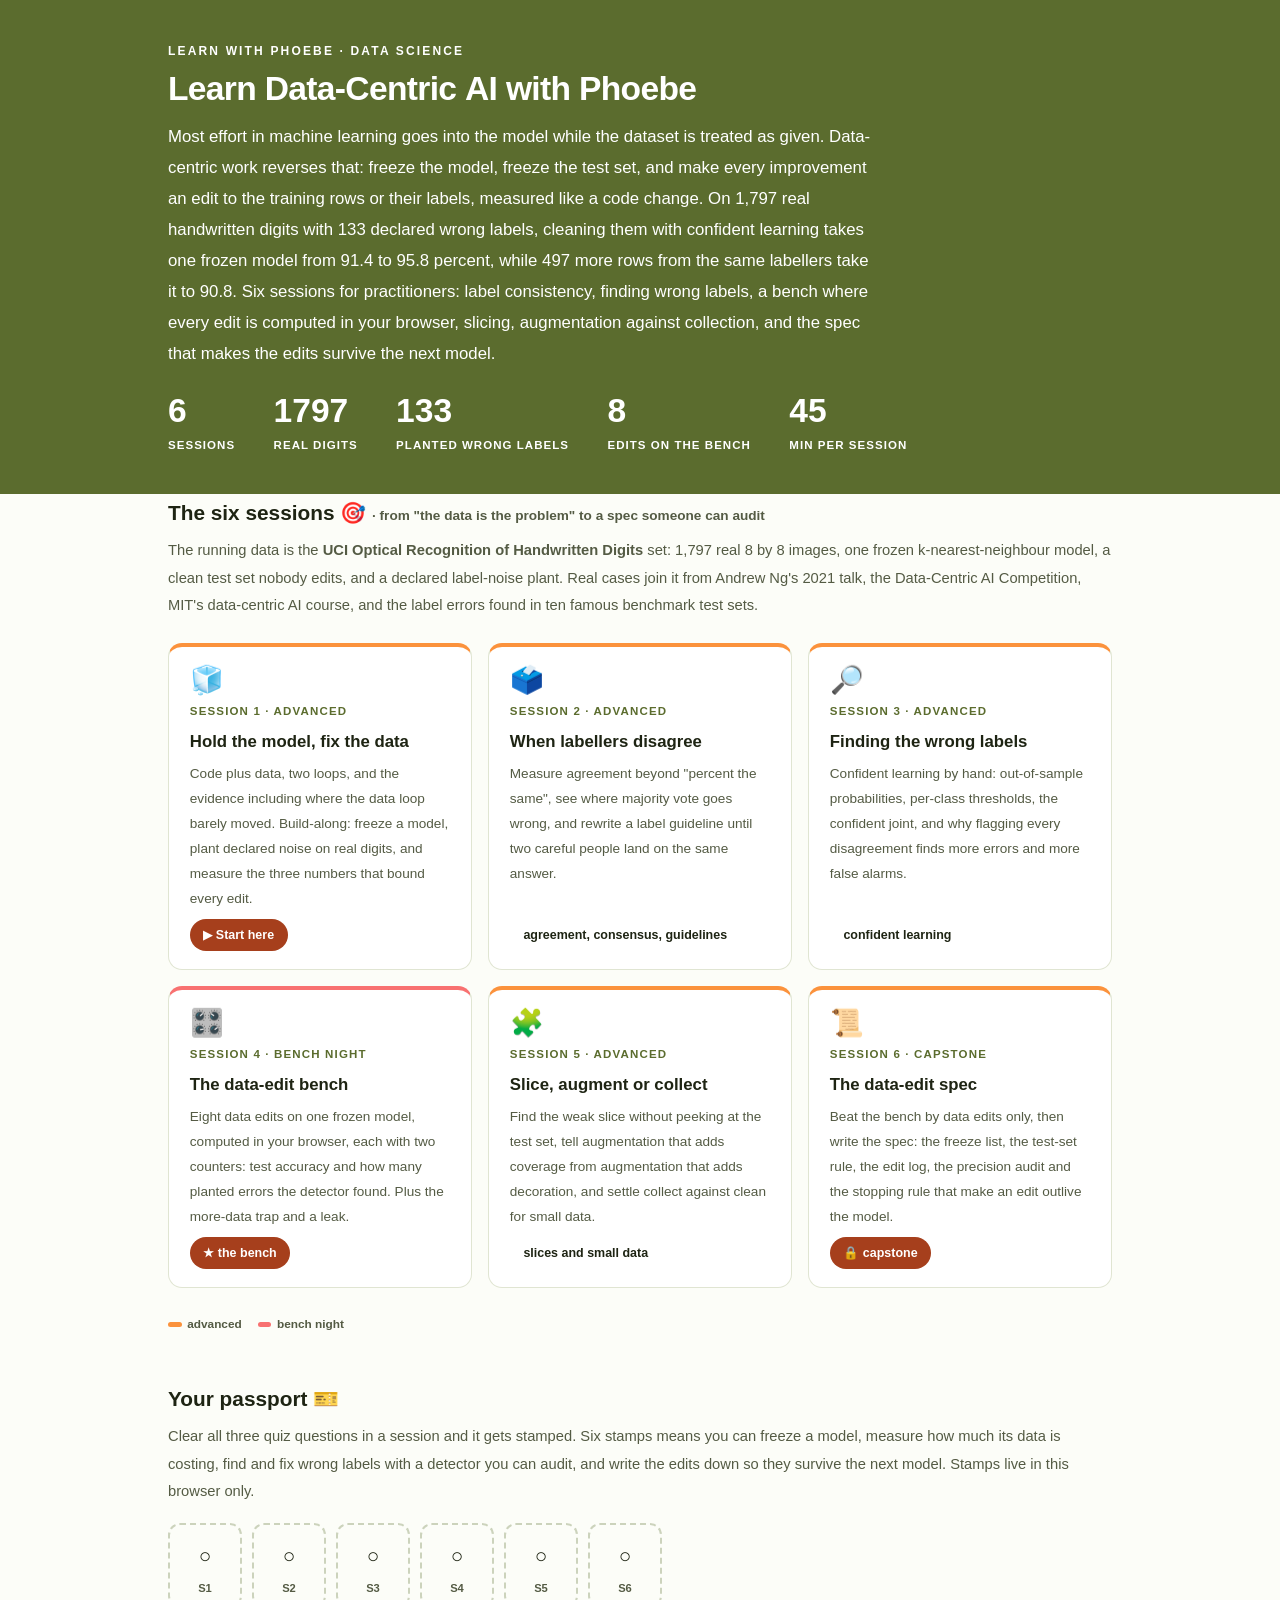
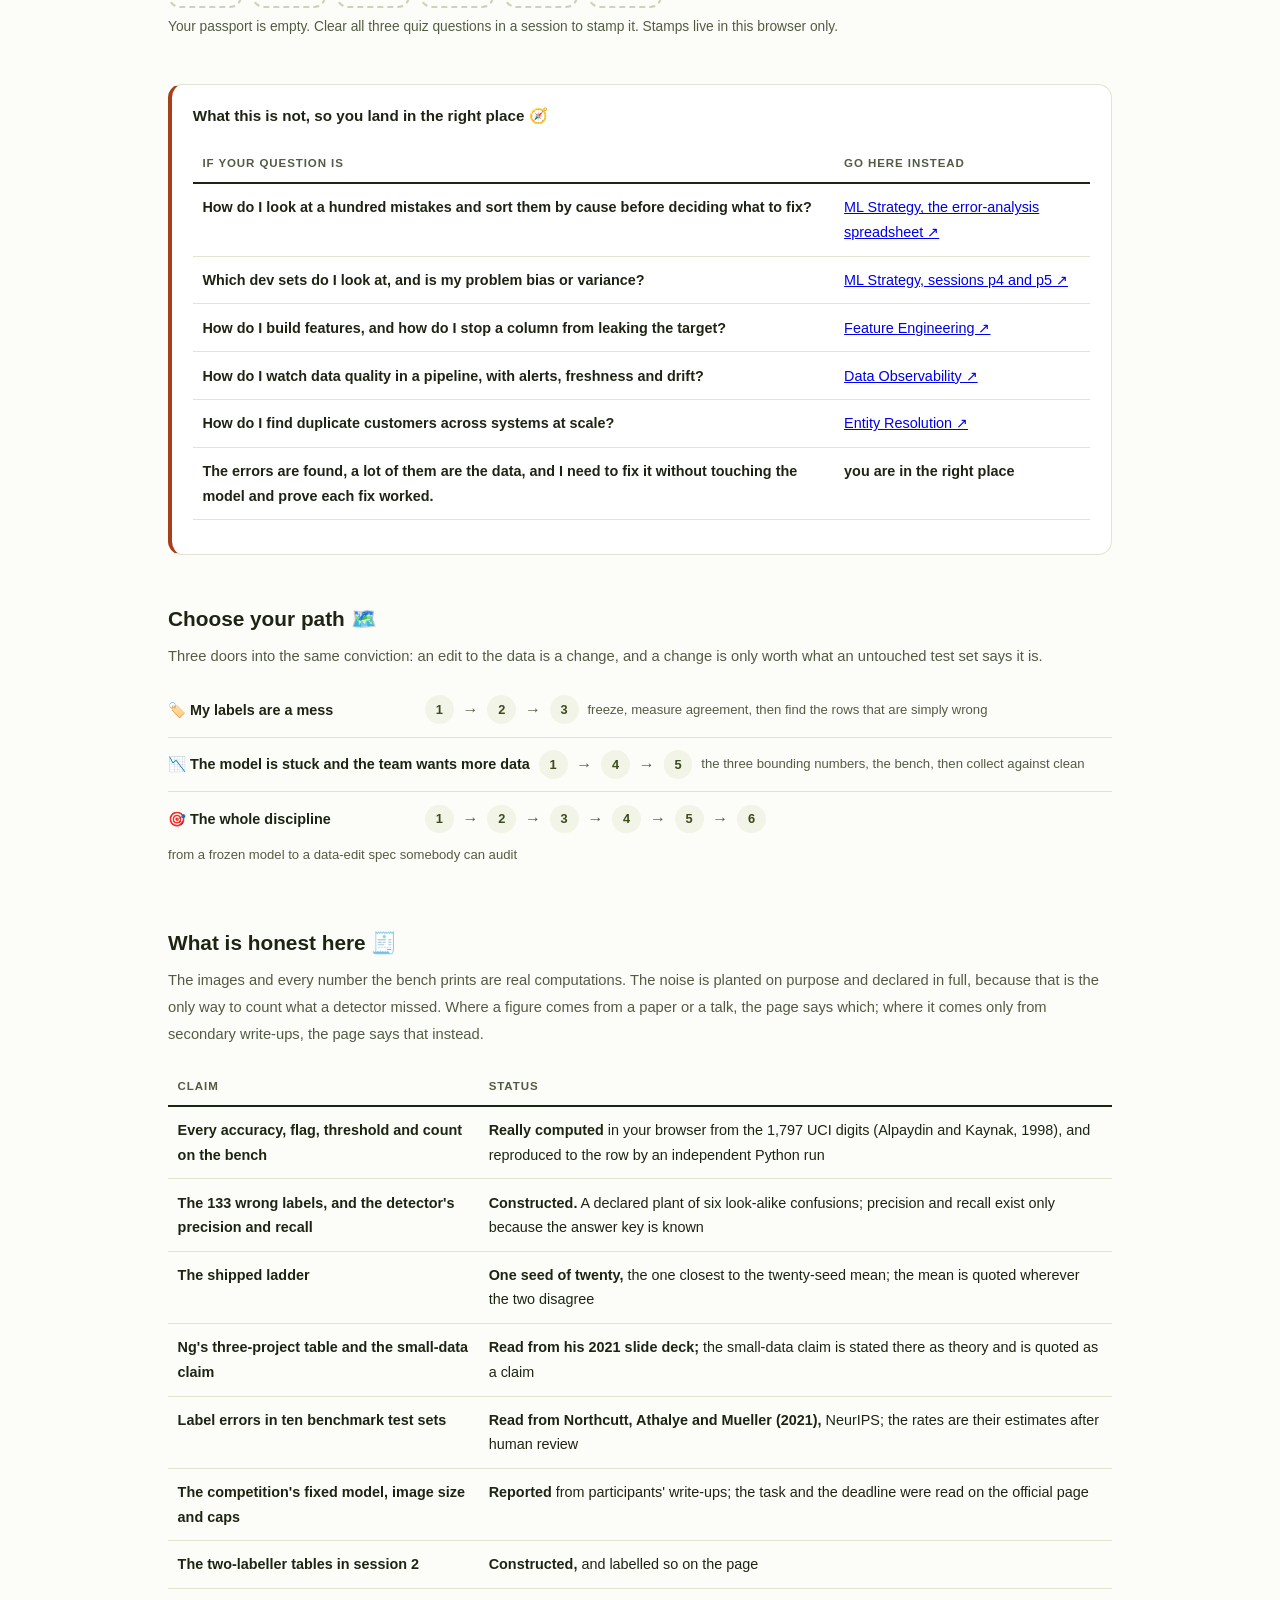
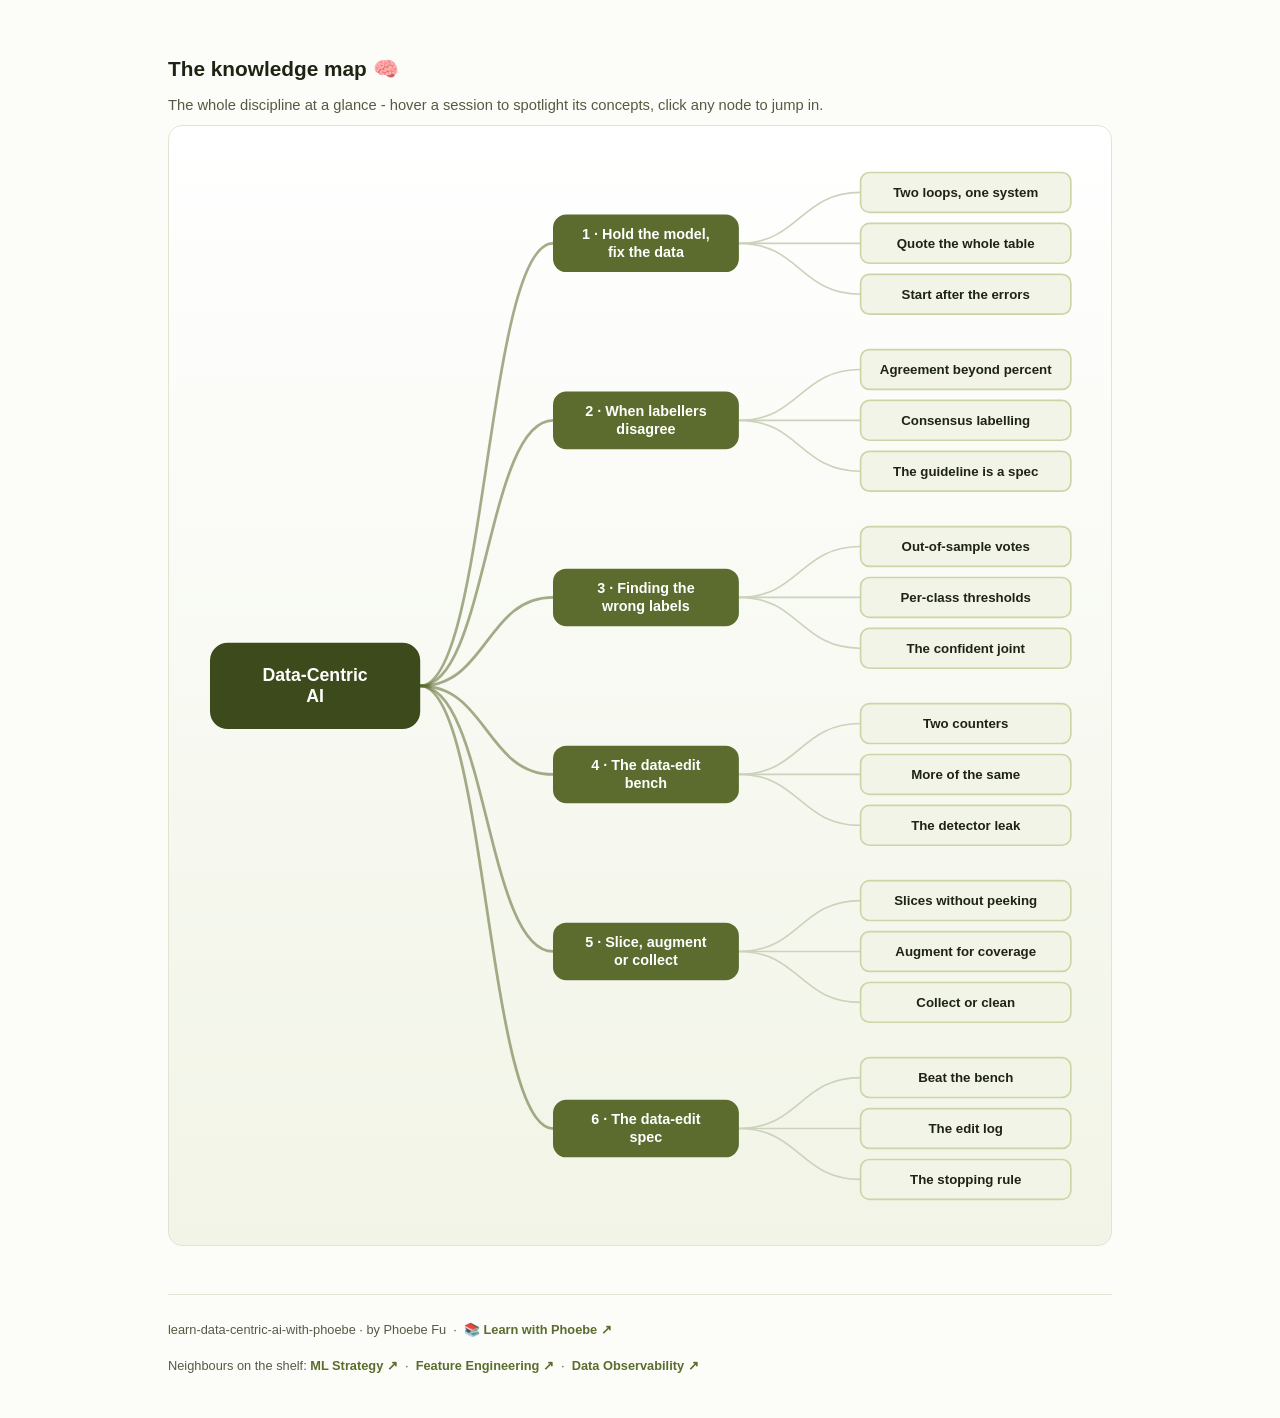
<file: index.html>
<!DOCTYPE html>
<html lang="en">
<head>
<meta charset="UTF-8">
<meta name="viewport" content="width=device-width, initial-scale=1.0">
<!-- social:start -->
<meta name="description" content="Six sessions on data-centric AI for practitioners: hold the model fixed and fix the data. Label consistency, confident learning, a data-edit bench on 1,797 real handwritten digits computed in your browser, slicing, augmentation against collection, and the data-edit spec. Free, by Phoebe Fu.">
<meta property="og:type" content="website">
<meta property="og:site_name" content="Learn with Phoebe">
<meta property="og:title" content="Learn Data-Centric AI with Phoebe">
<meta property="og:description" content="One frozen model, 1,797 real digits, 133 planted wrong labels. Cleaning them takes the model from 91.4 to 95.8 percent; 497 more rows from the same labellers take it to 90.8.">
<meta property="og:url" content="https://phoebefu6.github.io/learn-data-centric-ai-with-phoebe/">
<meta property="og:image" content="https://phoebefu6.github.io/learn-data-centric-ai-with-phoebe/assets/og-cover.png">
<meta property="og:image:width" content="1200">
<meta property="og:image:height" content="630">
<meta name="twitter:card" content="summary_large_image">
<meta name="twitter:title" content="Learn Data-Centric AI with Phoebe">
<meta name="twitter:description" content="Hold the model fixed, fix the data. A data-edit bench on real digits, every flag computed in your browser.">
<meta name="twitter:image" content="https://phoebefu6.github.io/learn-data-centric-ai-with-phoebe/assets/og-cover.png">
<!-- social:end -->
<title>Learn Data-Centric AI with Phoebe</title>
<link rel="stylesheet" href="assets/style.css?v=24">
<style>

  .stats-row { display: flex; gap: 2.4rem; margin-top: 1.5rem; flex-wrap: wrap; }
  .stat b { display: block; font-size: 2.1rem; font-weight: 800; line-height: 1.05; font-variant-numeric: tabular-nums; }
  .stat span { font-size: .72rem; opacity: 1; text-transform: uppercase; letter-spacing: .09em; font-weight: 600; }

  .course-grid { display: grid; grid-template-columns: repeat(auto-fit, minmax(17rem, 1fr)); gap: 1rem; margin-top: 1.5rem; }
  .course-card {
    border: 1px solid var(--hairline);
    border-top: 4px solid var(--diff, var(--indigo));
    border-radius: var(--radius);
    padding: 1.2rem 1.3rem 1.1rem;
    display: flex;
    flex-direction: column;
    gap: .5rem;
    text-decoration: none;
    color: var(--ink);
    background: #fff;
    transition: box-shadow .15s ease, border-color .15s ease, transform .15s ease;
    position: relative;
  }
  .course-card:hover { border-color: var(--indigo-soft); border-top-color: var(--diff, var(--indigo)); box-shadow: 0 8px 28px rgba(var(--shadow-rgb),.16); transform: translateY(-3px); }
  .course-card .cicon { font-size: 1.7rem; line-height: 1; }
  .course-card .cnum { font-size: .72rem; font-weight: 700; color: var(--indigo); text-transform: uppercase; letter-spacing: .1em; }
  .course-card h3 { font-size: 1.05rem; font-weight: 800; line-height: 1.3; }
  .course-card p { font-size: .85rem; color: var(--muted); flex: 1; }
  .course-card .meta { display: flex; gap: .4rem; flex-wrap: wrap; }

  .diff-legend { display: flex; gap: 1rem; margin-top: 1.6rem; font-size: .74rem; color: var(--muted); font-weight: 600; flex-wrap: wrap; }
  .diff-legend i { display: inline-block; width: .85rem; height: .35rem; border-radius: 999px; margin-right: .35rem; vertical-align: middle; }

  .paths { margin-top: 2.6rem; }
  .paths h2 { font-size: 1.3rem; font-weight: 800; margin-bottom: .3rem; }
  .paths .plede { color: var(--muted); font-size: .92rem; margin-bottom: .8rem; }
  .path { display: flex; gap: .55rem; align-items: center; padding: .75rem 0; border-bottom: .5px solid var(--hairline); flex-wrap: wrap; }
  .path:last-child { border-bottom: none; }
  .path b { min-width: 15.5rem; font-size: .9rem; }
  .path .pstep { background: var(--indigo-50); color: var(--indigo-deep); border-radius: 999px; padding: .16rem .68rem; font-weight: 700; font-size: .8rem; text-decoration: none; transition: all .12s ease; }
  .path .pstep:hover { background: var(--indigo); color: #fff; }
  .path .parr { color: var(--muted); font-weight: 700; }

  .mm-section { margin-top: 1.6rem; }
  .mm-section h2 { font-size: 1.3rem; font-weight: 800; margin-bottom: .2rem; }
  .mm-section .mm-lede { color: var(--muted); font-size: .92rem; margin-bottom: .4rem; }
  .mm-wrap { border: 1px solid var(--hairline); border-radius: var(--radius); background: linear-gradient(180deg,#fff,var(--indigo-50)); padding: .6rem; overflow-x: auto; }
  .mm-svg { width: 100%; height: auto; display: block; max-width: 60rem; margin: 0 auto; min-width: 34rem; }
  .mm-link { cursor: pointer; text-decoration: none; }
  .mm-node rect { transition: opacity .15s ease, filter .15s ease; }
  .mm-node text { pointer-events: none; }
  .mm-link:hover .mm-node rect { filter: brightness(1.06); }
  .mm-edge { transition: opacity .15s ease; }

  .not-this { border: 1px solid var(--hairline); border-left: 4px solid var(--clay); border-radius: var(--radius); background: #fff; padding: 1.1rem 1.3rem; margin-top: 1.2rem; }
  .not-this h3 { font-size: .95rem; font-weight: 800; margin-bottom: .5rem; }
</style>
</head>
<body>

<header class="masthead">
  <div class="wrap">
    <div class="eyebrow">Learn with Phoebe · Data Science</div>
    <h1>Learn <span class="accent">Data-Centric AI</span> with Phoebe</h1>
    <p class="sub">Most effort in machine learning goes into the model while the dataset is treated as given. Data-centric work reverses that: freeze the model, freeze the test set, and make every improvement an edit to the training rows or their labels, measured like a code change. On 1,797 real handwritten digits with 133 declared wrong labels, cleaning them with confident learning takes one frozen model from 91.4 to 95.8 percent, while 497 more rows from the same labellers take it to 90.8. Six sessions for practitioners: label consistency, finding wrong labels, a bench where every edit is computed in your browser, slicing, augmentation against collection, and the spec that makes the edits survive the next model.</p>
    <div class="stats-row">
      <div class="stat"><b data-count="6">6</b><span>sessions</span></div>
      <div class="stat"><b data-count="1797">1,797</b><span>real digits</span></div>
      <div class="stat"><b data-count="133">133</b><span>planted wrong labels</span></div>
      <div class="stat"><b data-count="8">8</b><span>edits on the bench</span></div>
      <div class="stat"><b data-count="45">45</b><span>min per session</span></div>
    </div>
  </div>
</header>

<main class="wrap">

  <section class="section">
    <div class="paths" style="margin-top:0">
      <h2>The six sessions 🎯 <span style="font-size:.85rem;font-weight:600;color:var(--muted)">· from "the data is the problem" to a spec someone can audit</span></h2>
      <p class="plede">The running data is the <strong>UCI Optical Recognition of Handwritten Digits</strong> set: 1,797 real 8 by 8 images, one frozen k-nearest-neighbour model, a clean test set nobody edits, and a declared label-noise plant. Real cases join it from Andrew Ng's 2021 talk, the Data-Centric AI Competition, MIT's data-centric AI course, and the label errors found in ten famous benchmark test sets.</p>
    </div>

    <div class="course-grid">
      <a class="course-card" href="courses/01-hold-the-model-fix-the-data.html" style="--diff:#FB923C">
        <span class="cicon">🧊</span>
        <span class="cnum">Session 1 · advanced</span>
        <h3>Hold the model, fix the data</h3>
        <p>Code plus data, two loops, and the evidence including where the data loop barely moved. Build-along: freeze a model, plant declared noise on real digits, and measure the three numbers that bound every edit.</p>
        <span class="meta"><span class="pill amber">▶ Start here</span></span>
      </a>
      <a class="course-card" href="courses/02-when-labellers-disagree.html" style="--diff:#FB923C">
        <span class="cicon">🗳️</span>
        <span class="cnum">Session 2 · advanced</span>
        <h3>When labellers disagree</h3>
        <p>Measure agreement beyond "percent the same", see where majority vote goes wrong, and rewrite a label guideline until two careful people land on the same answer.</p>
        <span class="meta"><span class="pill">agreement, consensus, guidelines</span></span>
      </a>
      <a class="course-card" href="courses/03-finding-the-wrong-labels.html" style="--diff:#FB923C">
        <span class="cicon">🔎</span>
        <span class="cnum">Session 3 · advanced</span>
        <h3>Finding the wrong labels</h3>
        <p>Confident learning by hand: out-of-sample probabilities, per-class thresholds, the confident joint, and why flagging every disagreement finds more errors and more false alarms.</p>
        <span class="meta"><span class="pill">confident learning</span></span>
      </a>
      <a class="course-card" href="courses/04-the-data-edit-bench.html" style="--diff:#F87171">
        <span class="cicon">🎛️</span>
        <span class="cnum">Session 4 · bench night</span>
        <h3>The data-edit bench</h3>
        <p>Eight data edits on one frozen model, computed in your browser, each with two counters: test accuracy and how many planted errors the detector found. Plus the more-data trap and a leak.</p>
        <span class="meta"><span class="pill amber">★ the bench</span></span>
      </a>
      <a class="course-card" href="courses/05-slice-augment-or-collect.html" style="--diff:#FB923C">
        <span class="cicon">🧩</span>
        <span class="cnum">Session 5 · advanced</span>
        <h3>Slice, augment or collect</h3>
        <p>Find the weak slice without peeking at the test set, tell augmentation that adds coverage from augmentation that adds decoration, and settle collect against clean for small data.</p>
        <span class="meta"><span class="pill">slices and small data</span></span>
      </a>
      <a class="course-card" href="courses/06-the-data-edit-spec.html" style="--diff:#FB923C">
        <span class="cicon">📜</span>
        <span class="cnum">Session 6 · capstone</span>
        <h3>The data-edit spec</h3>
        <p>Beat the bench by data edits only, then write the spec: the freeze list, the test-set rule, the edit log, the precision audit and the stopping rule that make an edit outlive the model.</p>
        <span class="meta"><span class="pill amber">🔒 capstone</span></span>
      </a>
    </div>

    <div class="diff-legend">
      <span><i style="background:#FB923C"></i>advanced</span>
      <span><i style="background:#F87171"></i>bench night</span>
    </div>
  </section>

  <section class="section">
    <div class="paths" style="margin-top:0">
      <h2>Your passport 🎫</h2>
      <p class="plede">Clear all three quiz questions in a session and it gets stamped. Six stamps means you can freeze a model, measure how much its data is costing, find and fix wrong labels with a detector you can audit, and write the edits down so they survive the next model. Stamps live in this browser only.</p>
    </div>
    <div class="pp-strip"></div>
  </section>

  <section class="section">
    <div class="not-this">
      <h3>What this is not, so you land in the right place 🧭</h3>
      <table class="clean">
        <tr><th>If your question is</th><th>Go here instead</th></tr>
        <tr><td>How do I look at a hundred mistakes and sort them by cause before deciding what to fix?</td><td><a href="https://phoebefu6.github.io/learn-ml-strategy-with-phoebe/courses/p3-error-analysis-spreadsheet.html">ML Strategy, the error-analysis spreadsheet ↗</a></td></tr>
        <tr><td>Which dev sets do I look at, and is my problem bias or variance?</td><td><a href="https://phoebefu6.github.io/learn-ml-strategy-with-phoebe/courses/p4-eyeball-and-blackbox.html">ML Strategy, sessions p4 and p5 ↗</a></td></tr>
        <tr><td>How do I build features, and how do I stop a column from leaking the target?</td><td><a href="https://phoebefu6.github.io/learn-feature-engineering-with-phoebe/">Feature Engineering ↗</a></td></tr>
        <tr><td>How do I watch data quality in a pipeline, with alerts, freshness and drift?</td><td><a href="https://phoebefu6.github.io/learn-data-observability-with-phoebe/">Data Observability ↗</a></td></tr>
        <tr><td>How do I find duplicate customers across systems at scale?</td><td><a href="https://phoebefu6.github.io/learn-entity-resolution-with-phoebe/">Entity Resolution ↗</a></td></tr>
        <tr><td><strong>The errors are found, a lot of them are the data, and I need to fix it without touching the model and prove each fix worked.</strong></td><td><strong>you are in the right place</strong></td></tr>
      </table>
    </div>
  </section>

  <section class="section">
    <div class="paths">
      <h2>Choose your path 🗺️</h2>
      <p class="plede">Three doors into the same conviction: an edit to the data is a change, and a change is only worth what an untouched test set says it is.</p>
      <div class="path"><b>🏷️ My labels are a mess</b>
        <a class="pstep" href="courses/01-hold-the-model-fix-the-data.html">1</a><span class="parr">→</span>
        <a class="pstep" href="courses/02-when-labellers-disagree.html">2</a><span class="parr">→</span>
        <a class="pstep" href="courses/03-finding-the-wrong-labels.html">3</a>
        <span style="font-size:.82rem;color:var(--muted)">freeze, measure agreement, then find the rows that are simply wrong</span>
      </div>
      <div class="path"><b>📉 The model is stuck and the team wants more data</b>
        <a class="pstep" href="courses/01-hold-the-model-fix-the-data.html">1</a><span class="parr">→</span>
        <a class="pstep" href="courses/04-the-data-edit-bench.html">4</a><span class="parr">→</span>
        <a class="pstep" href="courses/05-slice-augment-or-collect.html">5</a>
        <span style="font-size:.82rem;color:var(--muted)">the three bounding numbers, the bench, then collect against clean</span>
      </div>
      <div class="path"><b>🎯 The whole discipline</b>
        <a class="pstep" href="courses/01-hold-the-model-fix-the-data.html">1</a><span class="parr">→</span>
        <a class="pstep" href="courses/02-when-labellers-disagree.html">2</a><span class="parr">→</span>
        <a class="pstep" href="courses/03-finding-the-wrong-labels.html">3</a><span class="parr">→</span>
        <a class="pstep" href="courses/04-the-data-edit-bench.html">4</a><span class="parr">→</span>
        <a class="pstep" href="courses/05-slice-augment-or-collect.html">5</a><span class="parr">→</span>
        <a class="pstep" href="courses/06-the-data-edit-spec.html">6</a>
        <span style="font-size:.82rem;color:var(--muted)">from a frozen model to a data-edit spec somebody can audit</span>
      </div>
    </div>
  </section>

  <section class="section">
    <div class="paths" style="margin-top:0">
      <h2>What is honest here 🧾</h2>
      <p class="plede">The images and every number the bench prints are real computations. The noise is planted on purpose and declared in full, because that is the only way to count what a detector missed. Where a figure comes from a paper or a talk, the page says which; where it comes only from secondary write-ups, the page says that instead.</p>
    </div>
    <table class="clean">
      <tr><th>Claim</th><th>Status</th></tr>
      <tr><td>Every accuracy, flag, threshold and count on the bench</td><td><strong>Really computed</strong> in your browser from the 1,797 UCI digits (Alpaydin and Kaynak, 1998), and reproduced to the row by an independent Python run</td></tr>
      <tr><td>The 133 wrong labels, and the detector's precision and recall</td><td><strong>Constructed.</strong> A declared plant of six look-alike confusions; precision and recall exist only because the answer key is known</td></tr>
      <tr><td>The shipped ladder</td><td><strong>One seed of twenty,</strong> the one closest to the twenty-seed mean; the mean is quoted wherever the two disagree</td></tr>
      <tr><td>Ng's three-project table and the small-data claim</td><td><strong>Read from his 2021 slide deck;</strong> the small-data claim is stated there as theory and is quoted as a claim</td></tr>
      <tr><td>Label errors in ten benchmark test sets</td><td><strong>Read from Northcutt, Athalye and Mueller (2021),</strong> NeurIPS; the rates are their estimates after human review</td></tr>
      <tr><td>The competition's fixed model, image size and caps</td><td><strong>Reported</strong> from participants' write-ups; the task and the deadline were read on the official page</td></tr>
      <tr><td>The two-labeller tables in session 2</td><td><strong>Constructed,</strong> and labelled so on the page</td></tr>
    </table>
  </section>

  <section class="section mm-section">
    <h2>The knowledge map 🧠</h2>
    <p class="mm-lede">The whole discipline at a glance - hover a session to spotlight its concepts, click any node to jump in.</p>
    <div class="mm-wrap"><div id="mindmap"></div></div>
  </section>

  <footer class="pagefoot">
    <span>learn-data-centric-ai-with-phoebe · by Phoebe Fu &nbsp;·&nbsp; 📚 <a href="https://phoebefu6.github.io/learn-with-phoebe/">Learn with Phoebe ↗</a></span>
    <span>Neighbours on the shelf: <a href="https://phoebefu6.github.io/learn-ml-strategy-with-phoebe/">ML Strategy ↗</a> &nbsp;·&nbsp; <a href="https://phoebefu6.github.io/learn-feature-engineering-with-phoebe/">Feature Engineering ↗</a> &nbsp;·&nbsp; <a href="https://phoebefu6.github.io/learn-data-observability-with-phoebe/">Data Observability ↗</a></span>
  </footer>

</main>

<!-- mindmap:data -->
<script>
window.MINDMAP_DATA = {
 "title": "Data-Centric\nAI",
 "centerColor": "#3D4A1C",
 "sessions": [
  {
   "label": "Hold the model,\nfix the data",
   "href": "courses/01-hold-the-model-fix-the-data.html",
   "color": "#FB923C",
   "concepts": [
    {
     "label": "Two loops, one system",
     "href": "courses/01-hold-the-model-fix-the-data.html"
    },
    {
     "label": "Quote the whole table",
     "href": "courses/01-hold-the-model-fix-the-data.html"
    },
    {
     "label": "Start after the errors",
     "href": "courses/01-hold-the-model-fix-the-data.html"
    }
   ]
  },
  {
   "label": "When labellers\ndisagree",
   "href": "courses/02-when-labellers-disagree.html",
   "color": "#FB923C",
   "concepts": [
    {
     "label": "Agreement beyond percent",
     "href": "courses/02-when-labellers-disagree.html"
    },
    {
     "label": "Consensus labelling",
     "href": "courses/02-when-labellers-disagree.html"
    },
    {
     "label": "The guideline is a spec",
     "href": "courses/02-when-labellers-disagree.html"
    }
   ]
  },
  {
   "label": "Finding the\nwrong labels",
   "href": "courses/03-finding-the-wrong-labels.html",
   "color": "#FB923C",
   "concepts": [
    {
     "label": "Out-of-sample votes",
     "href": "courses/03-finding-the-wrong-labels.html"
    },
    {
     "label": "Per-class thresholds",
     "href": "courses/03-finding-the-wrong-labels.html"
    },
    {
     "label": "The confident joint",
     "href": "courses/03-finding-the-wrong-labels.html"
    }
   ]
  },
  {
   "label": "The data-edit\nbench",
   "href": "courses/04-the-data-edit-bench.html",
   "color": "#F87171",
   "concepts": [
    {
     "label": "Two counters",
     "href": "courses/04-the-data-edit-bench.html"
    },
    {
     "label": "More of the same",
     "href": "courses/04-the-data-edit-bench.html"
    },
    {
     "label": "The detector leak",
     "href": "courses/04-the-data-edit-bench.html"
    }
   ]
  },
  {
   "label": "Slice, augment\nor collect",
   "href": "courses/05-slice-augment-or-collect.html",
   "color": "#FB923C",
   "concepts": [
    {
     "label": "Slices without peeking",
     "href": "courses/05-slice-augment-or-collect.html"
    },
    {
     "label": "Augment for coverage",
     "href": "courses/05-slice-augment-or-collect.html"
    },
    {
     "label": "Collect or clean",
     "href": "courses/05-slice-augment-or-collect.html"
    }
   ]
  },
  {
   "label": "The data-edit\nspec",
   "href": "courses/06-the-data-edit-spec.html",
   "color": "#FB923C",
   "concepts": [
    {
     "label": "Beat the bench",
     "href": "courses/06-the-data-edit-spec.html"
    },
    {
     "label": "The edit log",
     "href": "courses/06-the-data-edit-spec.html"
    },
    {
     "label": "The stopping rule",
     "href": "courses/06-the-data-edit-spec.html"
    }
   ]
  }
 ]
};
</script>
<script src="assets/mindmap.js?v=1"></script>
<script src="assets/app.js?v=21"></script>
</body>
</html>
</file>
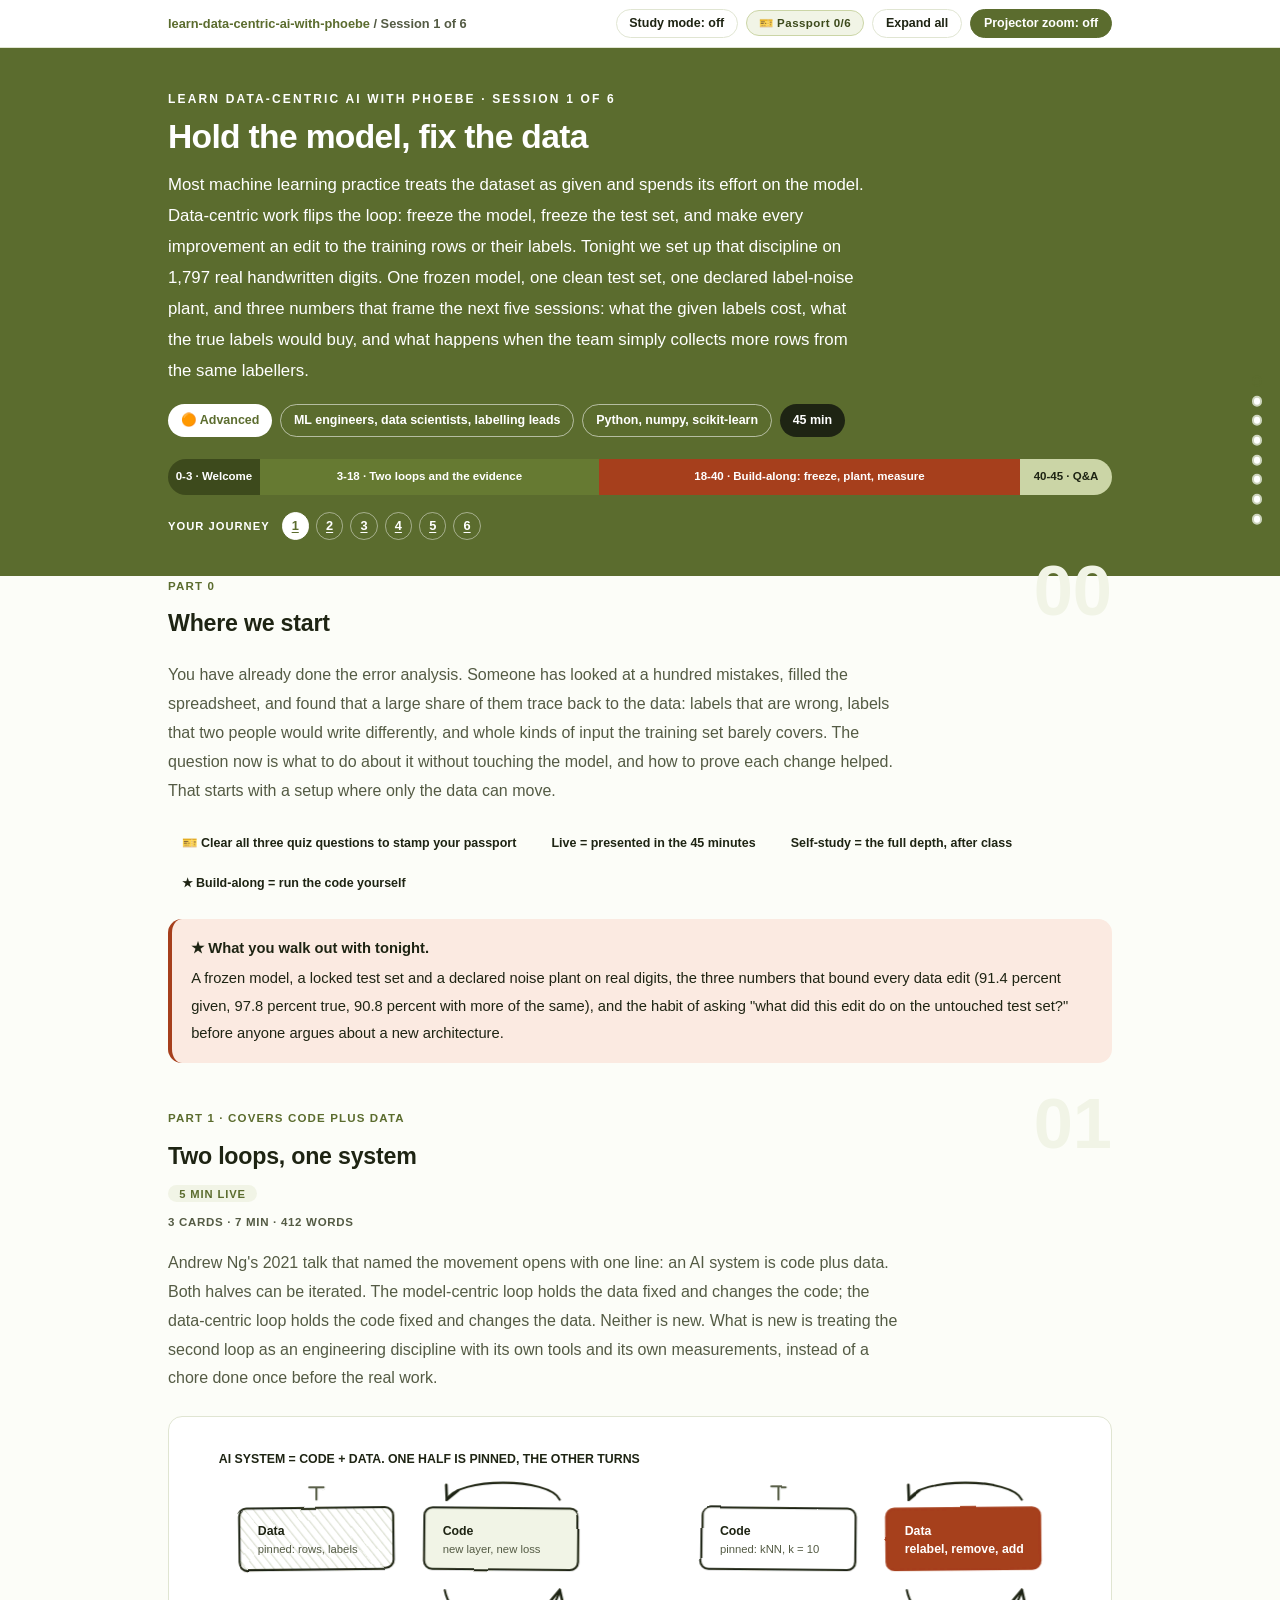
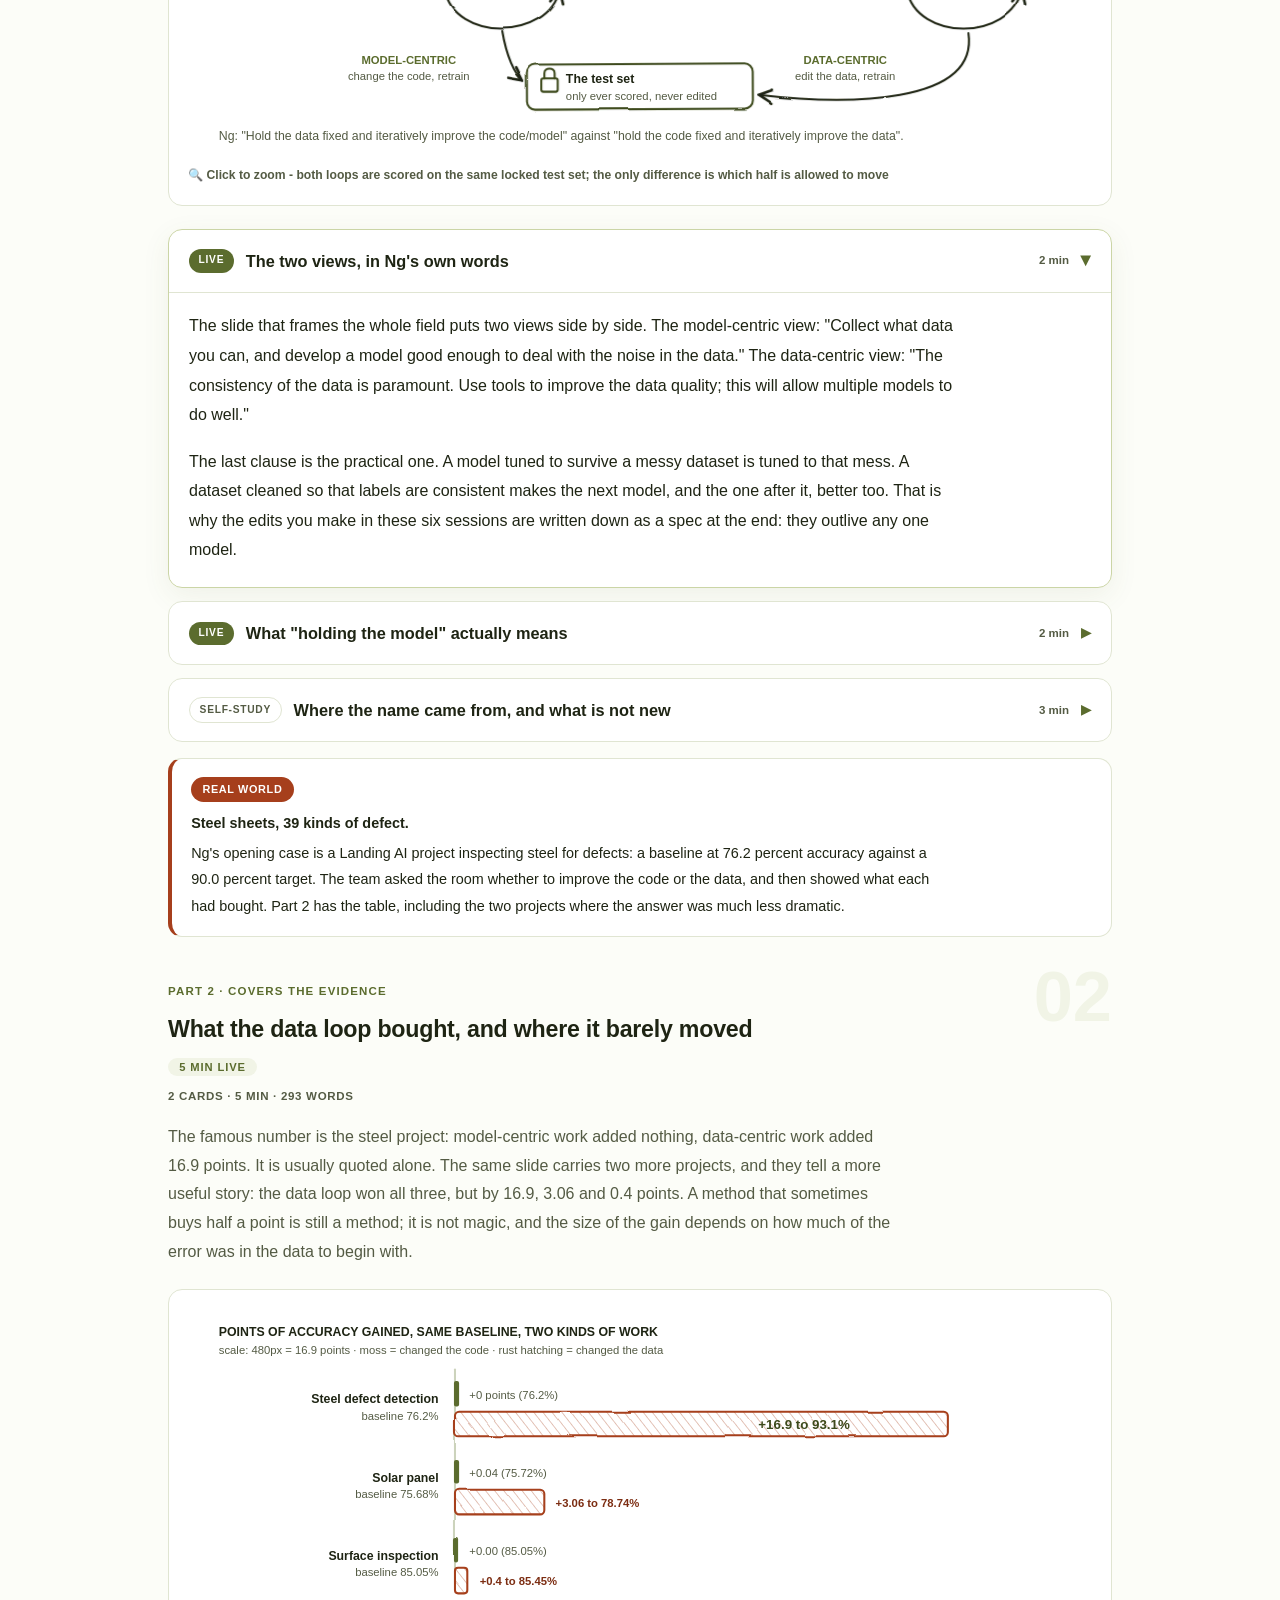
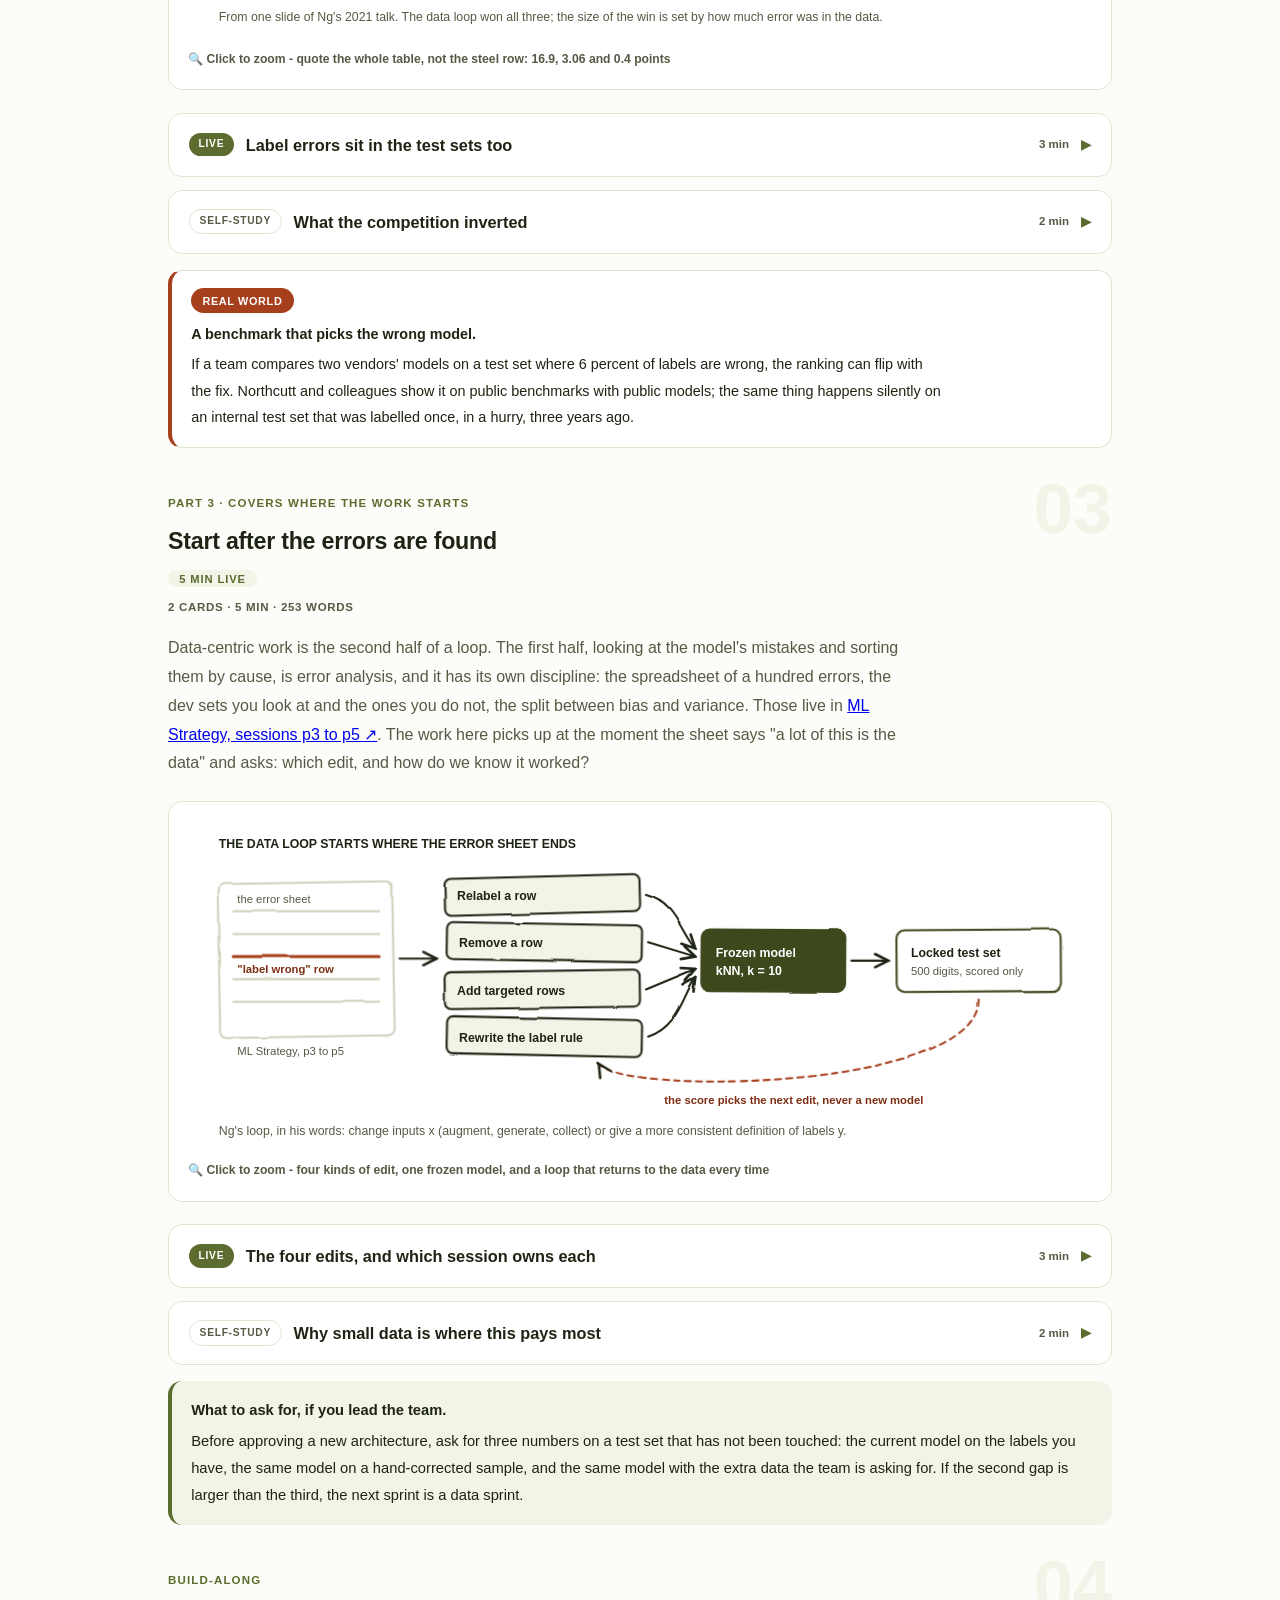
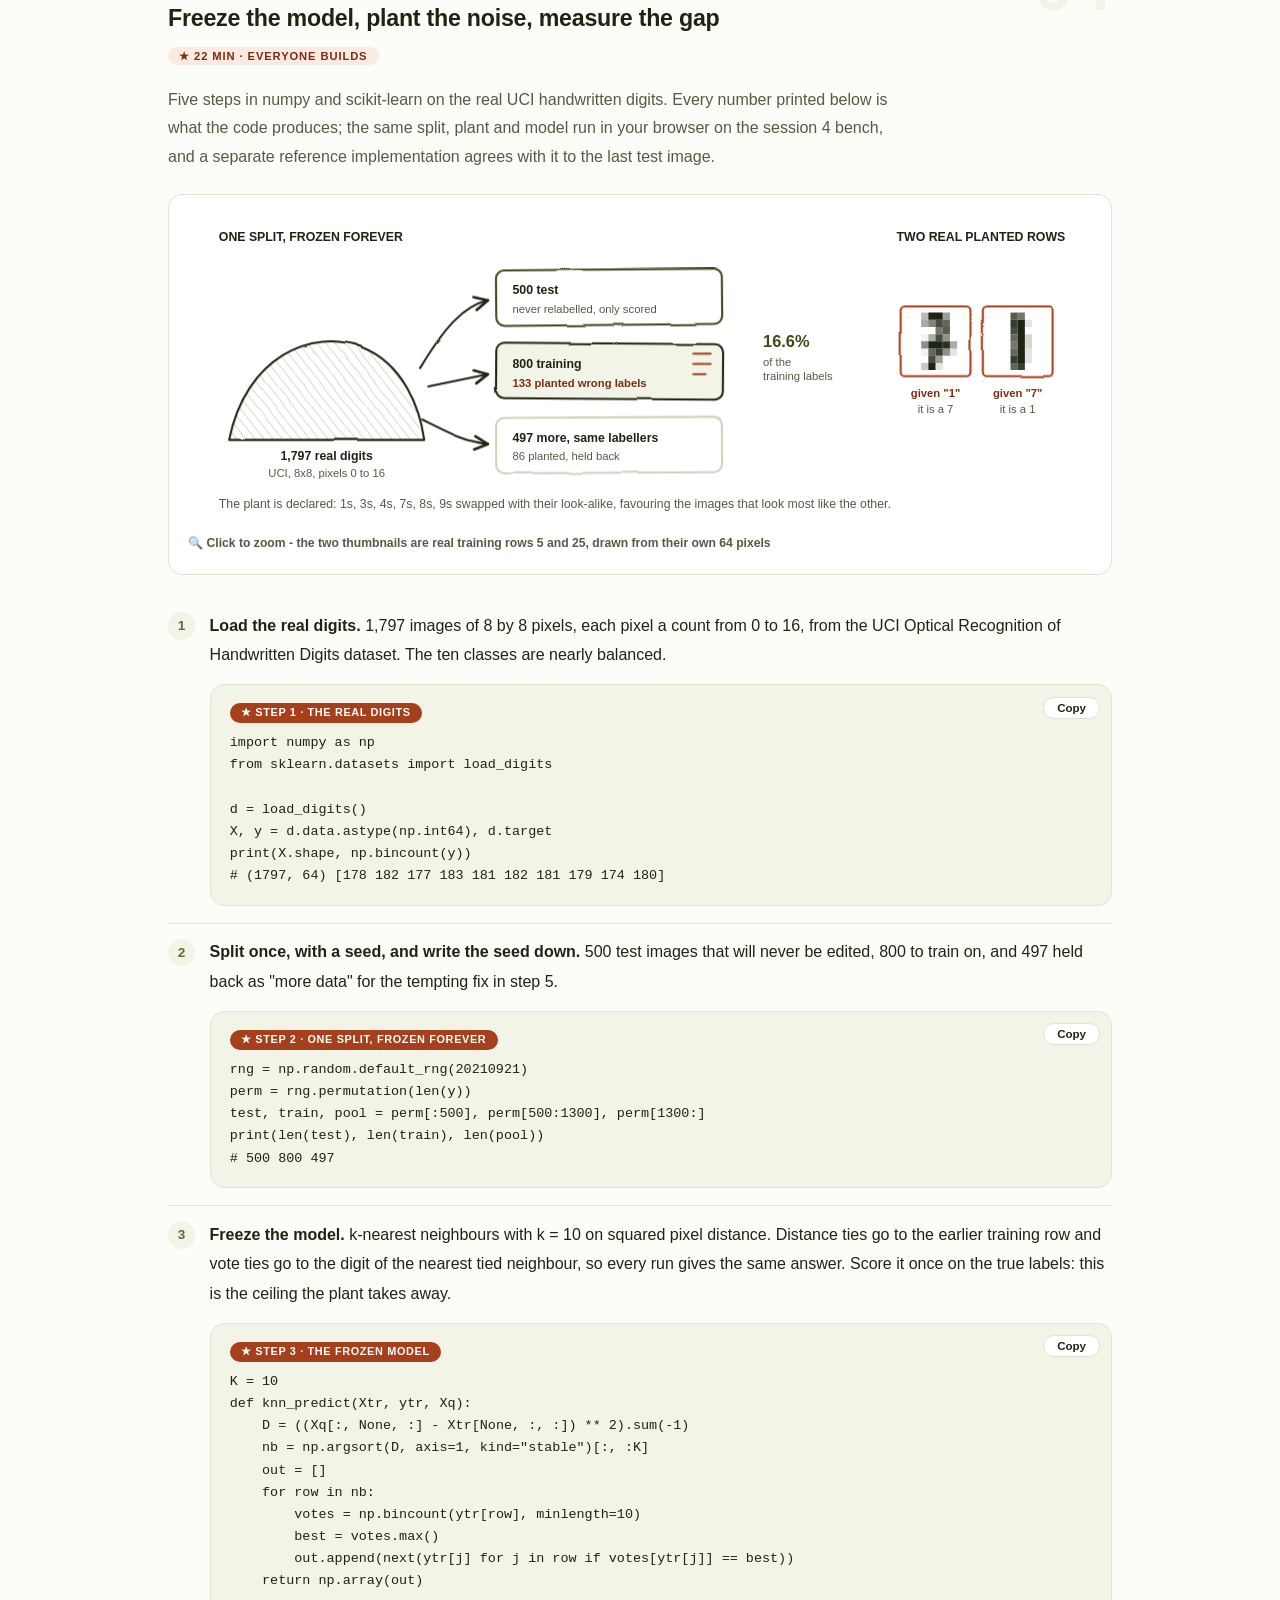
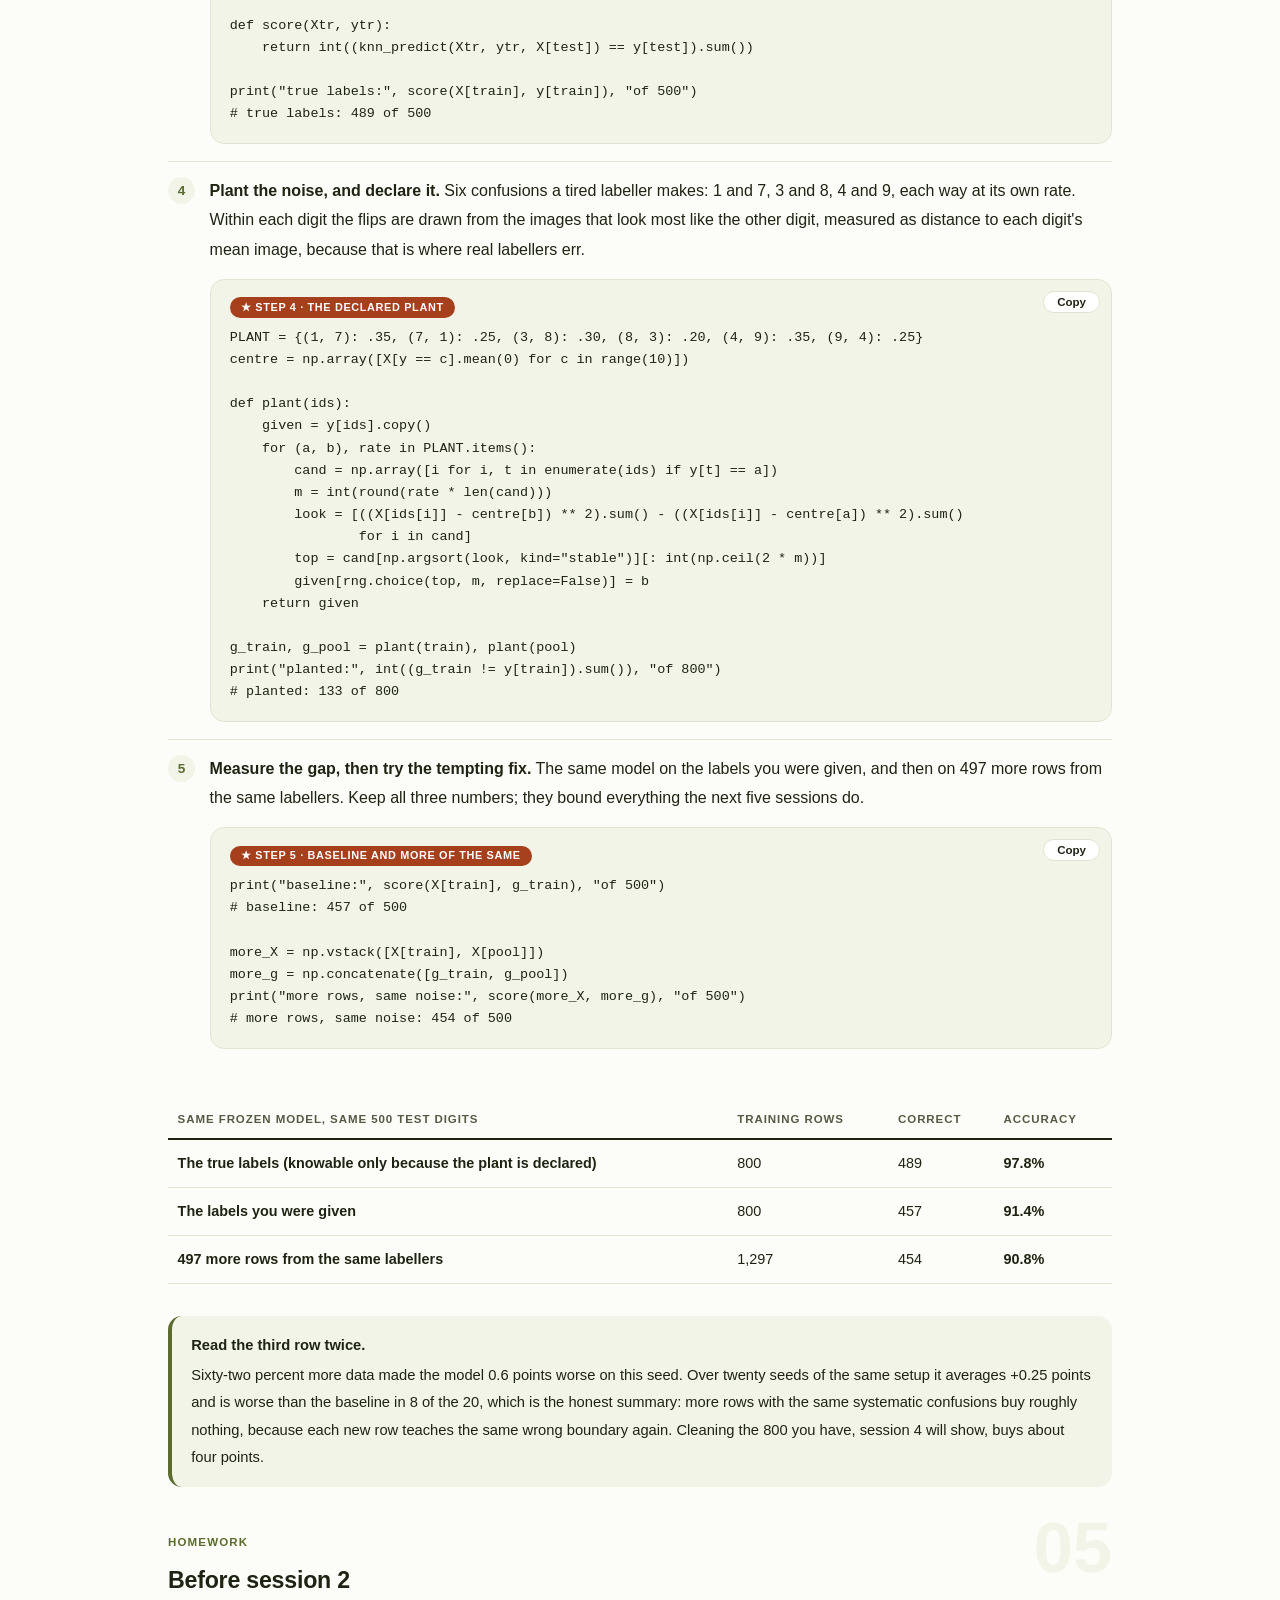
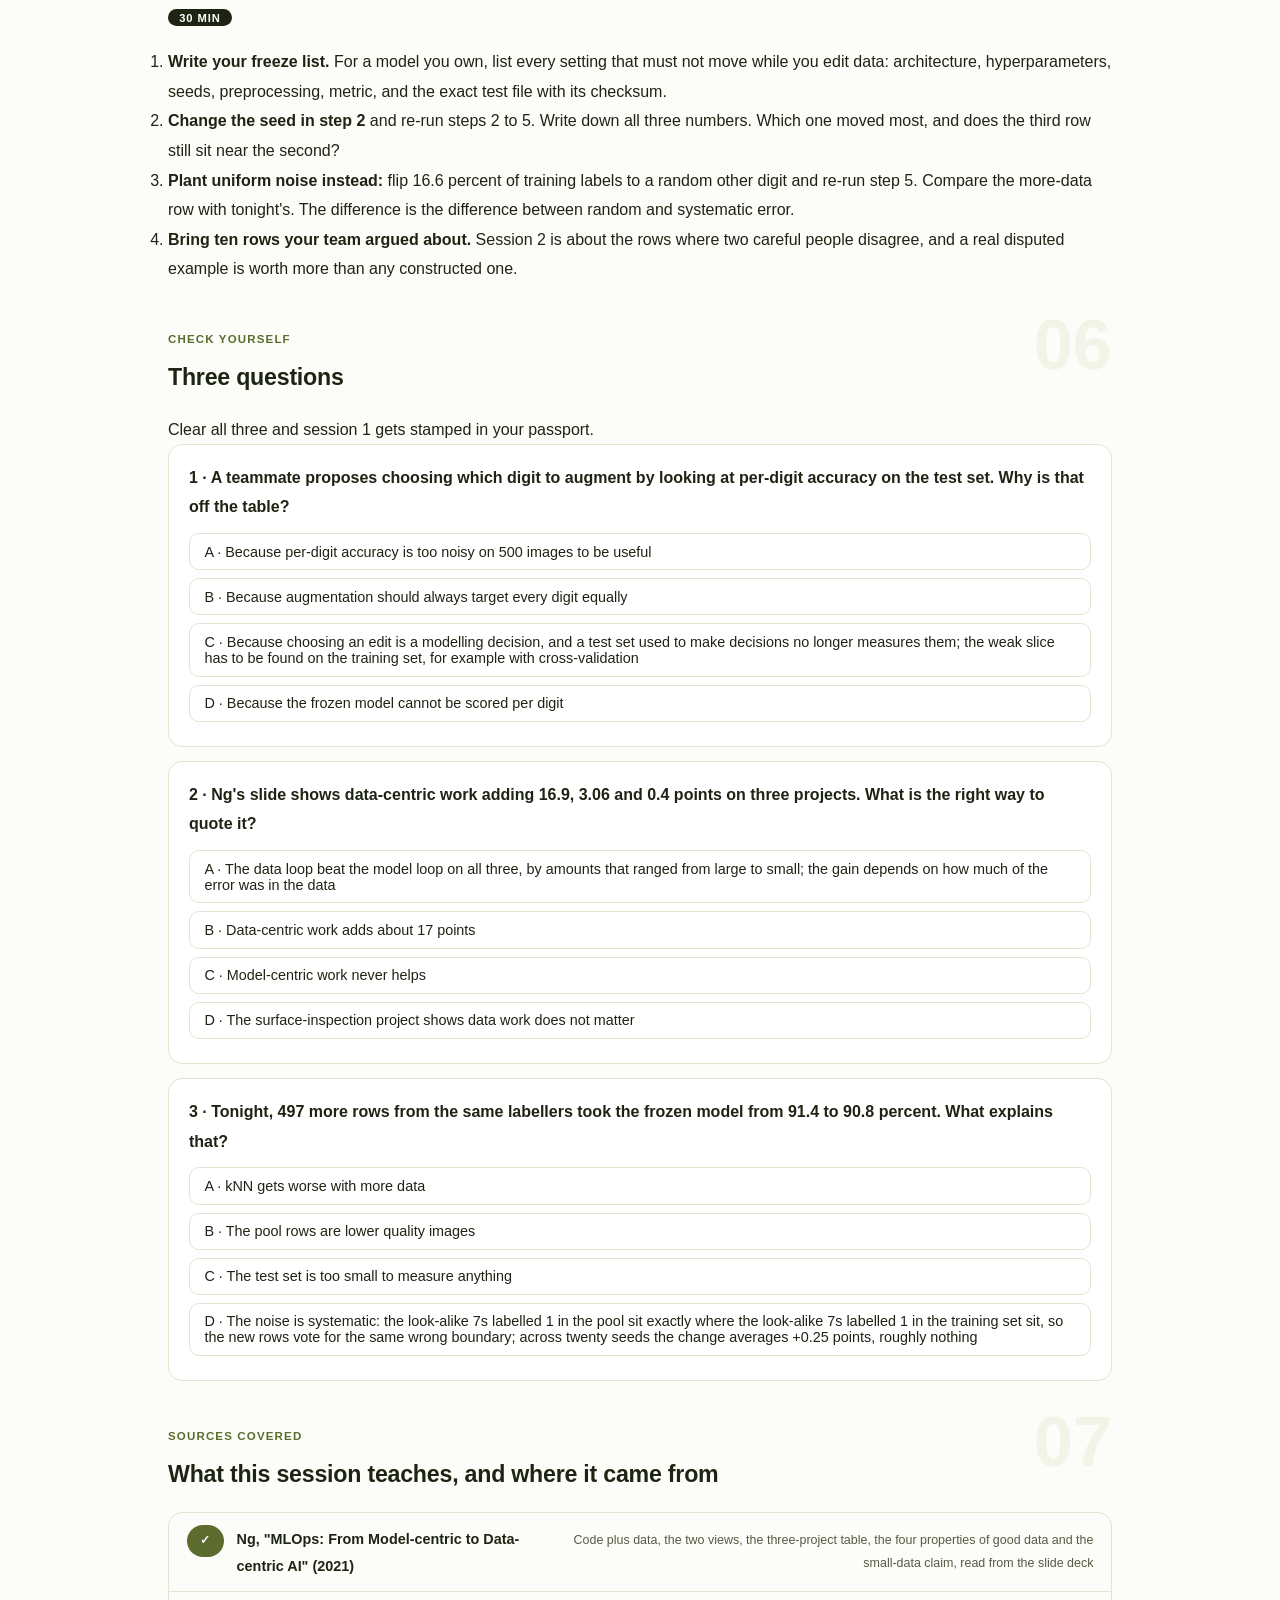
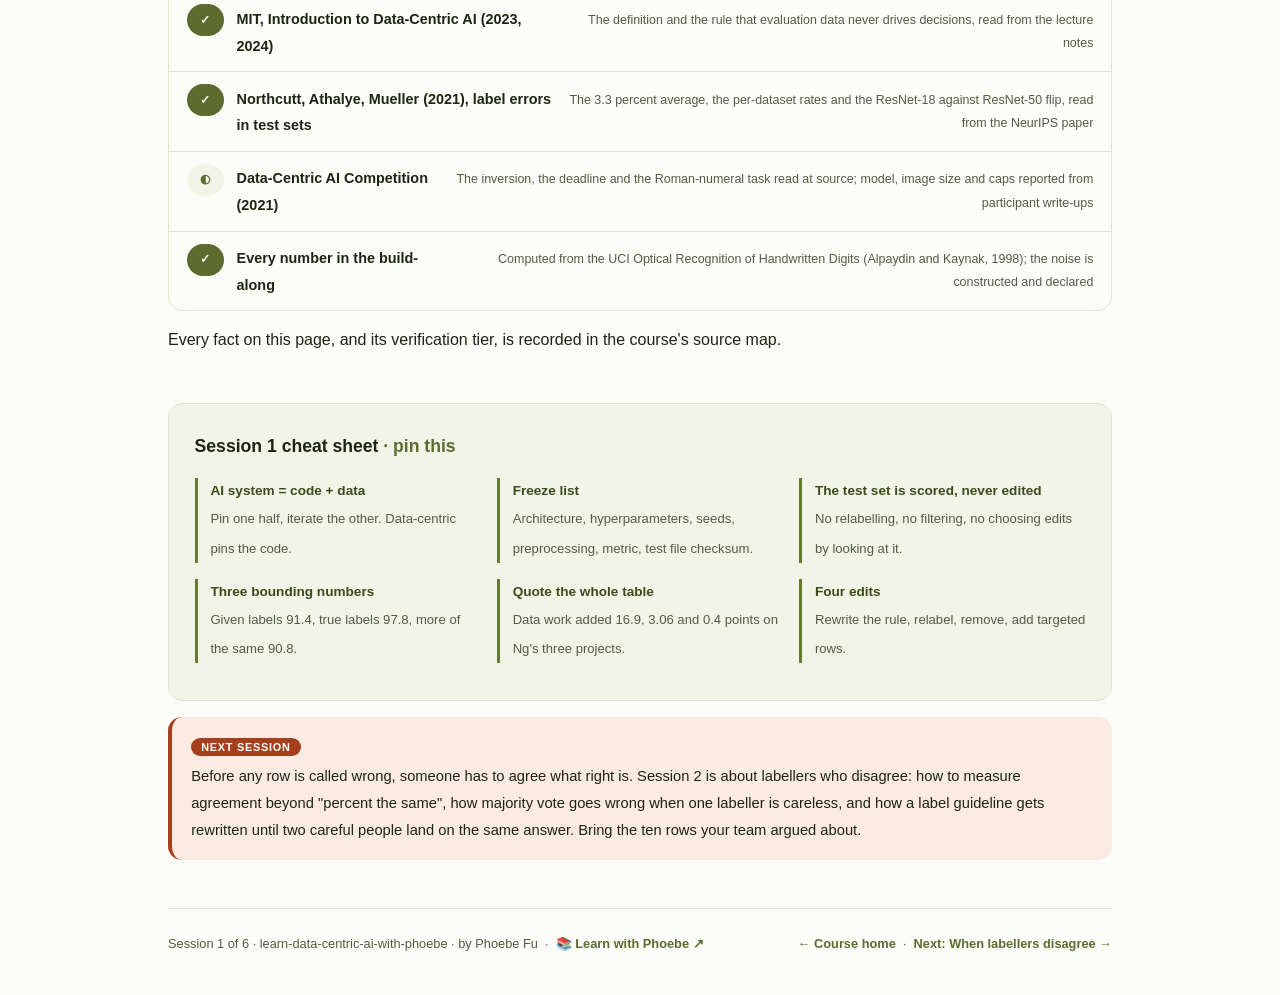
<file: courses/01-hold-the-model-fix-the-data.html>
<!DOCTYPE html>
<html lang="en">
<head>
<meta charset="UTF-8">
<meta name="viewport" content="width=device-width, initial-scale=1.0">
<!-- social:start -->
<meta name="description" content="Session 1 of 6. An AI system is code plus data. Freeze the code, work the data, and measure every edit on a test set nobody touches. Built on 1,797 real handwritten digits with a declared label-noise plant.">
<meta property="og:type" content="article">
<meta property="og:site_name" content="Learn with Phoebe">
<meta property="og:title" content="Hold the model, fix the data - learn data-centric ai with phoebe">
<meta property="og:description" content="Session 1 of 6. Same frozen model, same clean test set: 91.4 percent on the labels you were given, 97.8 percent on the true ones, and 90.8 percent if you just add more rows from the same labellers.">
<meta property="og:url" content="https://phoebefu6.github.io/learn-data-centric-ai-with-phoebe/courses/01-hold-the-model-fix-the-data.html">
<meta property="og:image" content="https://phoebefu6.github.io/learn-data-centric-ai-with-phoebe/assets/og-cover.png">
<meta property="og:image:width" content="1200">
<meta property="og:image:height" content="630">
<meta name="twitter:card" content="summary_large_image">
<meta name="twitter:title" content="Hold the model, fix the data - learn data-centric ai with phoebe">
<meta name="twitter:description" content="Session 1 of 6. Freeze the model, plant declared noise, measure the gap the data is costing you.">
<meta name="twitter:image" content="https://phoebefu6.github.io/learn-data-centric-ai-with-phoebe/assets/og-cover.png">
<!-- social:end -->
<title>Session 1 · Hold the model, fix the data - learn data-centric ai with phoebe</title>
<link rel="stylesheet" href="../assets/style.css?v=23">
</head>
<body>

<div class="toolbar">
  <div class="wrap">
    <span class="crumb"><a href="../index.html">learn-data-centric-ai-with-phoebe</a> / Session 1 of 6</span>
    <button class="btn" id="toggle-all" type="button">Expand all</button>
    <button class="btn primary" id="zoom-toggle" type="button">Projector zoom: off</button>
  </div>
</div>

<header class="masthead">
  <div class="wrap">
    <div class="eyebrow">Learn Data-Centric AI with Phoebe · Session 1 of 6</div>
    <h1>Hold the model, <span class="accent">fix the data</span></h1>
    <p class="sub">Most machine learning practice treats the dataset as given and spends its effort on the model. Data-centric work flips the loop: freeze the model, freeze the test set, and make every improvement an edit to the training rows or their labels. Tonight we set up that discipline on 1,797 real handwritten digits. One frozen model, one clean test set, one declared label-noise plant, and three numbers that frame the next five sessions: what the given labels cost, what the true labels would buy, and what happens when the team simply collects more rows from the same labellers.</p>
    <div class="chip-row">
      <span class="chip level">🟠 Advanced</span>
      <span class="chip audience">ML engineers, data scientists, labelling leads</span>
      <span class="chip audience">Python, numpy, scikit-learn</span>
      <span class="chip time">45 min</span>
    </div>
    <div class="agenda">
      <span class="a1" style="flex:1">0-3 · Welcome</span>
      <span class="a2" style="flex:4">3-18 · Two loops and the evidence</span>
      <span class="a3" style="flex:5">18-40 · Build-along: freeze, plant, measure</span>
      <span class="a4" style="flex:1">40-45 · Q&amp;A</span>
    </div>
  </div>
</header>

<main class="wrap">

  <section class="section" id="intro">
    <div class="section-kicker">
      <span class="klabel">Part 0</span>
      <h2>Where we start</h2>
    </div>
    <p class="lede">You have already done the error analysis. Someone has looked at a hundred mistakes, filled the spreadsheet, and found that a large share of them trace back to the data: labels that are wrong, labels that two people would write differently, and whole kinds of input the training set barely covers. The question now is what to do about it without touching the model, and how to prove each change helped. That starts with a setup where only the data can move.</p>

    <div class="legend">
      <span class="pill">🎫 Clear all three quiz questions to stamp your passport</span>
      <span class="pill">Live = presented in the 45 minutes</span>
      <span class="pill">Self-study = the full depth, after class</span>
      <span class="pill">★ Build-along = run the code yourself</span>
    </div>

    <div class="callout win">
      <p><strong>★ What you walk out with tonight.</strong> A frozen model, a locked test set and a declared noise plant on real digits, the three numbers that bound every data edit (91.4 percent given, 97.8 percent true, 90.8 percent with more of the same), and the habit of asking "what did this edit do on the untouched test set?" before anyone argues about a new architecture.</p>
    </div>
  </section>

  <section class="section" id="part-1">
    <div class="section-kicker">
      <span class="klabel">Part 1 · covers code plus data</span>
      <h2>Two loops, one system</h2>
      <span class="tag concept">5 min live</span>
    </div>
    <p class="lede">Andrew Ng's 2021 talk that named the movement opens with one line: an AI system is code plus data. Both halves can be iterated. The model-centric loop holds the data fixed and changes the code; the data-centric loop holds the code fixed and changes the data. Neither is new. What is new is treating the second loop as an engineering discipline with its own tools and its own measurements, instead of a chore done once before the real work.</p>

    <figure class="zoomable">
      <svg viewBox="0 0 880 310" xmlns="http://www.w3.org/2000/svg" role="img" aria-label="Two loops side by side. Left, the model-centric loop: a pinned data box, and an arrow circling a code box that is changed each turn. Right, the data-centric loop: a pinned code box, and an arrow circling a data box whose labels and rows are changed each turn. Both loops end at the same locked test set, which is only ever scored.">
        <defs>
          <filter id="s1aSk" x="-3%" y="-3%" width="106%" height="106%"><feTurbulence type="fractalNoise" baseFrequency="0.02" numOctaves="2" seed="11" result="n"/><feDisplacementMap in="SourceGraphic" in2="n" scale="2.4" xChannelSelector="R" yChannelSelector="G"/></filter>
          <pattern id="s1aHc" patternUnits="userSpaceOnUse" width="7" height="7" patternTransform="rotate(-38)"><line x1="0" y1="0" x2="0" y2="7" stroke="#5B6C2E" stroke-width="1" opacity=".5"/></pattern>
          <marker id="s1aAr" viewBox="0 0 10 10" refX="9" refY="5" markerWidth="8" markerHeight="8" orient="auto"><path d="M1 1 L9 5 L1 9" fill="none" stroke="#1E2413" stroke-width="1.6" stroke-linecap="round"/></marker>
        </defs>
        <style>
          .s1aH { font: 800 12px Inter, sans-serif; fill: #1E2413; }
          .s1aL { font: 600 12px Inter, sans-serif; fill: #1E2413; }
          .s1aS { font: 400 11px Inter, sans-serif; fill: #545B44; }
          .s1aB { font: 800 11px Inter, sans-serif; fill: #7C2D12; }
          .s1aW { font: 800 12px Inter, sans-serif; fill: #FFFFFF; }
          .s1aA { font: 700 11px Inter, sans-serif; fill: #5B6C2E; }
          .s1aN { font: 400 12px Inter, sans-serif; fill: #545B44; }
        </style>

        <text class="s1aH" x="30" y="26">AI SYSTEM = CODE + DATA. ONE HALF IS PINNED, THE OTHER TURNS</text>

        <g filter="url(#s1aSk)" fill="none" stroke="#1E2413" stroke-width="2" stroke-linecap="round" stroke-linejoin="round">
          <!-- left loop: data pinned, code turns -->
          <rect x="50" y="70" width="150" height="60" rx="8" transform="rotate(-0.6 125 100)" fill="url(#s1aHc)"/>
          <path d="M125 62 L125 50 M118 50 L132 50" stroke="#545B44"/>
          <rect x="230" y="70" width="150" height="60" rx="8" transform="rotate(0.5 305 100)" fill="#F1F4E6"/>
          <path d="M250 150 C260 200 350 200 362 150" marker-end="url(#s1aAr)"/>
          <path d="M362 62 C352 40 262 40 252 62" marker-end="url(#s1aAr)"/>
          <!-- right loop: code pinned, data turns -->
          <rect x="500" y="70" width="150" height="60" rx="8" transform="rotate(0.5 575 100)" fill="#FFFFFF"/>
          <path d="M575 62 L575 50 M568 50 L582 50" stroke="#545B44"/>
          <rect x="680" y="70" width="150" height="60" rx="8" transform="rotate(-0.5 755 100)" fill="#A63F1C" stroke="#A63F1C"/>
          <path d="M700 150 C710 200 800 200 812 150" marker-end="url(#s1aAr)"/>
          <path d="M812 62 C802 40 712 40 702 62" marker-end="url(#s1aAr)"/>
          <!-- shared locked test set -->
          <rect x="330" y="222" width="220" height="44" rx="8" transform="rotate(-0.3 440 244)" fill="#FFFFFF" stroke="#3D4A1C"/>
          <path d="M306 190 C310 214 318 232 326 238" marker-end="url(#s1aAr)"/>
          <path d="M760 192 C770 262 640 262 556 252" marker-end="url(#s1aAr)"/>
          <!-- padlock doodle -->
          <rect x="344" y="236" width="16" height="13" rx="2" stroke="#3D4A1C"/>
          <path d="M347 236 L347 231 C347 225 357 225 357 231 L357 236" stroke="#3D4A1C"/>
        </g>

        <text class="s1aA" x="215" y="222" text-anchor="middle">MODEL-CENTRIC</text>
        <text class="s1aS" x="215" y="238" text-anchor="middle">change the code, retrain</text>
        <text class="s1aA" x="640" y="222" text-anchor="middle">DATA-CENTRIC</text>
        <text class="s1aS" x="640" y="238" text-anchor="middle">edit the data, retrain</text>
        <text class="s1aL" x="68" y="96">Data</text>
        <text class="s1aS" x="68" y="114">pinned: rows, labels</text>
        <text class="s1aL" x="248" y="96">Code</text>
        <text class="s1aS" x="248" y="114">new layer, new loss</text>
        <text class="s1aL" x="518" y="96">Code</text>
        <text class="s1aS" x="518" y="114">pinned: kNN, k = 10</text>
        <text class="s1aW" x="698" y="96">Data</text>
        <text class="s1aW" x="698" y="114">relabel, remove, add</text>
        <text class="s1aL" x="368" y="241">The test set</text>
        <text class="s1aS" x="368" y="257">only ever scored, never edited</text>

        <text class="s1aN" x="30" y="296">Ng: "Hold the data fixed and iteratively improve the code/model" against "hold the code fixed and iteratively improve the data".</text>
      </svg>
      <figcaption>🔍 Click to zoom - both loops are scored on the same locked test set; the only difference is which half is allowed to move</figcaption>
    </figure>

    <details class="card" open>
      <summary><span class="mode live">Live</span>The two views, in Ng's own words<span class="mini">2 min</span><span class="caret">▶</span></summary>
      <div class="body">
        <p>The slide that frames the whole field puts two views side by side. The model-centric view: "Collect what data you can, and develop a model good enough to deal with the noise in the data." The data-centric view: "The consistency of the data is paramount. Use tools to improve the data quality; this will allow multiple models to do well."</p>
        <p>The last clause is the practical one. A model tuned to survive a messy dataset is tuned to that mess. A dataset cleaned so that labels are consistent makes the next model, and the one after it, better too. That is why the edits you make in these six sessions are written down as a spec at the end: they outlive any one model.</p>
      </div>
    </details>

    <details class="card">
      <summary><span class="mode live">Live</span>What "holding the model" actually means<span class="mini">2 min</span><span class="caret">▶</span></summary>
      <div class="body">
        <p>Holding the model fixed is stricter than it sounds. The architecture, every hyperparameter, the training seed, the preprocessing and the evaluation metric are all frozen before the first data edit. If any of them moves, you can no longer say which change bought the gain. Tonight the model is k-nearest neighbours with k = 10 and squared distance on the raw pixels, chosen because it has no training randomness at all: the same rows always give the same predictions, in Python and in your browser, to the last test image.</p>
        <p>The test set is frozen harder still. It is never relabelled, never filtered, and never used to choose an edit. The MIT data-centric AI course puts it bluntly: evaluation examples "should only be used for computing evaluation scores, not for any modeling decisions." Choosing which slice to augment by looking at test accuracy is a modelling decision, and session 5 shows how to make it on the training set instead.</p>
      </div>
    </details>

    <details class="card">
      <summary><span class="mode self">Self-study</span>Where the name came from, and what is not new<span class="mini">3 min</span><span class="caret">▶</span></summary>
      <div class="body">
        <p>Ng gave the talk "MLOps: From Model-centric to Data-centric AI" at a DeepLearning.AI live event in March 2021, and the same year DeepLearning.AI and Landing AI ran the Data-Centric AI Competition that inverted the usual format. MIT's course "Introduction to Data-Centric AI", taught by Anish Athalye, Curtis Northcutt and Jonas Mueller, turned the idea into lectures and labs in 2023 and 2024, and defines the field as treating dataset improvement as "a systematic engineering discipline" rather than "ad hoc trial/error and intuition".</p>
        <p>None of the techniques are new. Label-noise research, repeated labelling and data augmentation all predate 2021 by decades. What the name changed is where the effort is booked: a data edit becomes a versioned, measured change with a reviewer, the same way a code change is.</p>
      </div>
    </details>

    <div class="callout example">
      <span class="ex-pill">Real world</span>
      <p><strong>Steel sheets, 39 kinds of defect.</strong> Ng's opening case is a Landing AI project inspecting steel for defects: a baseline at 76.2 percent accuracy against a 90.0 percent target. The team asked the room whether to improve the code or the data, and then showed what each had bought. Part 2 has the table, including the two projects where the answer was much less dramatic.</p>
    </div>
  </section>

  <section class="section" id="part-2">
    <div class="section-kicker">
      <span class="klabel">Part 2 · covers the evidence</span>
      <h2>What the data loop bought, and where it barely moved</h2>
      <span class="tag concept">5 min live</span>
    </div>
    <p class="lede">The famous number is the steel project: model-centric work added nothing, data-centric work added 16.9 points. It is usually quoted alone. The same slide carries two more projects, and they tell a more useful story: the data loop won all three, but by 16.9, 3.06 and 0.4 points. A method that sometimes buys half a point is still a method; it is not magic, and the size of the gain depends on how much of the error was in the data to begin with.</p>

    <figure class="zoomable">
      <svg viewBox="0 0 880 320" xmlns="http://www.w3.org/2000/svg" role="img" aria-label="Paired bars for three projects on Ng's slide. Steel defect detection, baseline 76.2 percent: model-centric work added 0 points, data-centric added 16.9 points to 93.1 percent. Solar panel, baseline 75.68 percent: model-centric added 0.04, data-centric added 3.06 to 78.74. Surface inspection, baseline 85.05 percent: model-centric added 0.00, data-centric added 0.4 to 85.45.">
        <defs>
          <filter id="s1bSk" x="-3%" y="-3%" width="106%" height="106%"><feTurbulence type="fractalNoise" baseFrequency="0.02" numOctaves="2" seed="23" result="n"/><feDisplacementMap in="SourceGraphic" in2="n" scale="2.4" xChannelSelector="R" yChannelSelector="G"/></filter>
          <pattern id="s1bHc" patternUnits="userSpaceOnUse" width="7" height="7" patternTransform="rotate(-38)"><line x1="0" y1="0" x2="0" y2="7" stroke="#A63F1C" stroke-width="1" opacity=".6"/></pattern>
        </defs>
        <style>
          .s1bH { font: 800 12px Inter, sans-serif; fill: #1E2413; }
          .s1bL { font: 600 12px Inter, sans-serif; fill: #1E2413; }
          .s1bS { font: 400 11px Inter, sans-serif; fill: #545B44; }
          .s1bB { font: 800 11px Inter, sans-serif; fill: #7C2D12; }
          .s1bV { font: 800 13px Inter, sans-serif; fill: #3D4A1C; }
          .s1bN { font: 400 12px Inter, sans-serif; fill: #545B44; }
        </style>

        <text class="s1bH" x="30" y="26">POINTS OF ACCURACY GAINED, SAME BASELINE, TWO KINDS OF WORK</text>
        <text class="s1bS" x="30" y="44">scale: 480px = 16.9 points · moss = changed the code · rust hatching = changed the data</text>

        <g filter="url(#s1bSk)" fill="none" stroke="#1E2413" stroke-width="2" stroke-linecap="round" stroke-linejoin="round">
          <path d="M260 60 L260 268" stroke="#CCD3BC"/>
          <!-- steel -->
          <rect x="260" y="72" width="3" height="22" rx="1" fill="#5B6C2E" stroke="#5B6C2E"/>
          <rect x="260" y="100" width="480" height="24" rx="4" fill="url(#s1bHc)" stroke="#A63F1C"/>
          <!-- solar -->
          <rect x="260" y="148" width="3" height="22" rx="1" fill="#5B6C2E" stroke="#5B6C2E"/>
          <rect x="260" y="176" width="87" height="24" rx="4" fill="url(#s1bHc)" stroke="#A63F1C"/>
          <!-- surface -->
          <rect x="260" y="224" width="3" height="22" rx="1" fill="#5B6C2E" stroke="#5B6C2E"/>
          <rect x="260" y="252" width="12" height="24" rx="3" fill="url(#s1bHc)" stroke="#A63F1C"/>
        </g>

        <text class="s1bL" x="244" y="92" text-anchor="end">Steel defect detection</text>
        <text class="s1bS" x="244" y="108" text-anchor="end">baseline 76.2%</text>
        <text class="s1bS" x="274" y="88">+0 points (76.2%)</text>
        <text class="s1bV" x="600" y="117" text-anchor="middle">+16.9 to 93.1%</text>
        <text class="s1bL" x="244" y="168" text-anchor="end">Solar panel</text>
        <text class="s1bS" x="244" y="184" text-anchor="end">baseline 75.68%</text>
        <text class="s1bS" x="274" y="164">+0.04 (75.72%)</text>
        <text class="s1bB" x="358" y="193">+3.06 to 78.74%</text>
        <text class="s1bL" x="244" y="244" text-anchor="end">Surface inspection</text>
        <text class="s1bS" x="244" y="260" text-anchor="end">baseline 85.05%</text>
        <text class="s1bS" x="274" y="240">+0.00 (85.05%)</text>
        <text class="s1bB" x="284" y="269">+0.4 to 85.45%</text>

        <text class="s1bN" x="30" y="304">From one slide of Ng's 2021 talk. The data loop won all three; the size of the win is set by how much error was in the data.</text>
      </svg>
      <figcaption>🔍 Click to zoom - quote the whole table, not the steel row: 16.9, 3.06 and 0.4 points</figcaption>
    </figure>

    <details class="card">
      <summary><span class="mode live">Live</span>Label errors sit in the test sets too<span class="mini">3 min</span><span class="caret">▶</span></summary>
      <div class="body">
        <p>Northcutt, Athalye and Mueller ran confident learning over the test sets of ten of the most-used benchmarks, then had every flagged item checked by five crowd workers. They estimate "an average of at least 3.3% errors across the 10 datasets", with at least 6 percent of the ImageNet validation set mislabelled. The rate is not uniform: 0.15 percent on MNIST, 5.85 percent on CIFAR-100, 10.12 percent on QuickDraw. Carefully curated datasets were cleaner; datasets built by automated collection were not.</p>
        <p>The consequence is the one that matters for a practitioner. On ImageNet with corrected labels, ResNet-18 outperforms ResNet-50 if the share of originally mislabelled test examples rises by just 6 percent. The model you would have shipped depends on whether your test labels are right, which is why the test set here is clean by construction and why session 6 asks you to audit yours.</p>
        <table class="clean">
          <tr><th>Test set</th><th>Size</th><th>Flagged by the algorithm</th><th>Confirmed by humans</th><th>Estimated error</th></tr>
          <tr><td>MNIST</td><td>10,000</td><td>100</td><td>15</td><td>0.15%</td></tr>
          <tr><td>CIFAR-10</td><td>10,000</td><td>275</td><td>54</td><td>0.54%</td></tr>
          <tr><td>CIFAR-100</td><td>10,000</td><td>2,235</td><td>585</td><td>5.85%</td></tr>
          <tr><td>ImageNet (validation)</td><td>50,000</td><td>5,440</td><td>2,916</td><td>5.83%</td></tr>
          <tr><td>IMDB</td><td>25,000</td><td>1,310</td><td>725</td><td>2.90%</td></tr>
        </table>
      </div>
    </details>

    <details class="card">
      <summary><span class="mode self">Self-study</span>What the competition inverted<span class="mini">2 min</span><span class="caret">▶</span></summary>
      <div class="body">
        <p>The Data-Centric AI Competition page states the inversion plainly: in most competitions you build a model for a fixed dataset; here you "improve a dataset given a fixed model", with techniques "such as fixing incorrect labels, adding examples that represent edge cases, apply data augmentation". Submissions closed on 4 September 2021 and were scored on accuracy. The task was a noisy set of handwritten Roman numerals. The fixed model is reported as a cut-down ResNet50 on 32 by 32 images, with a starting set of about 1,500 images and a cap of 10,000; those three details come from participants' write-ups, not from an official page read for this session.</p>
        <p>Tonight's setup is the same shape on Arabic digits: a model nobody may touch, a noisy training set, a clean test set, and a score.</p>
      </div>
    </details>

    <div class="callout example">
      <span class="ex-pill">Real world</span>
      <p><strong>A benchmark that picks the wrong model.</strong> If a team compares two vendors' models on a test set where 6 percent of labels are wrong, the ranking can flip with the fix. Northcutt and colleagues show it on public benchmarks with public models; the same thing happens silently on an internal test set that was labelled once, in a hurry, three years ago.</p>
    </div>
  </section>

  <section class="section" id="part-3">
    <div class="section-kicker">
      <span class="klabel">Part 3 · covers where the work starts</span>
      <h2>Start after the errors are found</h2>
      <span class="tag concept">5 min live</span>
    </div>
    <p class="lede">Data-centric work is the second half of a loop. The first half, looking at the model's mistakes and sorting them by cause, is error analysis, and it has its own discipline: the spreadsheet of a hundred errors, the dev sets you look at and the ones you do not, the split between bias and variance. Those live in <a href="https://phoebefu6.github.io/learn-ml-strategy-with-phoebe/courses/p3-error-analysis-spreadsheet.html">ML Strategy, sessions p3 to p5 ↗</a>. The work here picks up at the moment the sheet says "a lot of this is the data" and asks: which edit, and how do we know it worked?</p>

    <figure class="zoomable">
      <svg viewBox="0 0 880 320" xmlns="http://www.w3.org/2000/svg" role="img" aria-label="A pipeline. On the left, faded, the error-analysis sheet from ML Strategy, whose data-caused rows feed four edit cards: relabel a row, remove a row, add targeted rows, and rewrite the label definition. All four feed the same frozen model, which is scored on the locked test set. A dashed arrow from the score loops back to the edit cards, never to the model.">
        <defs>
          <filter id="s1cSk" x="-3%" y="-3%" width="106%" height="106%"><feTurbulence type="fractalNoise" baseFrequency="0.02" numOctaves="2" seed="31" result="n"/><feDisplacementMap in="SourceGraphic" in2="n" scale="2.4" xChannelSelector="R" yChannelSelector="G"/></filter>
          <pattern id="s1cHc" patternUnits="userSpaceOnUse" width="7" height="7" patternTransform="rotate(-38)"><line x1="0" y1="0" x2="0" y2="7" stroke="#5B6C2E" stroke-width="1" opacity=".5"/></pattern>
          <marker id="s1cAr" viewBox="0 0 10 10" refX="9" refY="5" markerWidth="8" markerHeight="8" orient="auto"><path d="M1 1 L9 5 L1 9" fill="none" stroke="#1E2413" stroke-width="1.6" stroke-linecap="round"/></marker>
        </defs>
        <style>
          .s1cH { font: 800 12px Inter, sans-serif; fill: #1E2413; }
          .s1cL { font: 600 12px Inter, sans-serif; fill: #1E2413; }
          .s1cS { font: 400 11px Inter, sans-serif; fill: #545B44; }
          .s1cB { font: 800 11px Inter, sans-serif; fill: #7C2D12; }
          .s1cW { font: 800 12px Inter, sans-serif; fill: #FFFFFF; }
          .s1cN { font: 400 12px Inter, sans-serif; fill: #545B44; }
        </style>

        <text class="s1cH" x="30" y="26">THE DATA LOOP STARTS WHERE THE ERROR SHEET ENDS</text>

        <g filter="url(#s1cSk)" fill="none" stroke="#1E2413" stroke-width="2" stroke-linecap="round" stroke-linejoin="round">
          <!-- faded error sheet -->
          <rect x="30" y="60" width="170" height="150" rx="6" transform="rotate(-1 115 135)" fill="#FFFFFF" stroke="#CCD3BC"/>
          <path d="M44 88 L186 88 M44 110 L186 110 M44 132 L186 132 M44 154 L186 154 M44 176 L186 176" stroke="#CCD3BC"/>
          <path d="M44 132 L186 132" stroke="#A63F1C" stroke-width="3"/>
          <!-- four edit cards -->
          <rect x="250" y="54" width="190" height="36" rx="6" transform="rotate(-1.5 345 72)" fill="#F1F4E6"/>
          <rect x="252" y="100" width="190" height="36" rx="6" transform="rotate(1 347 118)" fill="#F1F4E6"/>
          <rect x="250" y="146" width="190" height="36" rx="6" transform="rotate(-0.8 345 164)" fill="#F1F4E6"/>
          <rect x="252" y="192" width="190" height="36" rx="6" transform="rotate(1.2 347 210)" fill="#F1F4E6"/>
          <path d="M206 134 L242 134" marker-end="url(#s1cAr)"/>
          <!-- frozen model -->
          <rect x="500" y="106" width="140" height="60" rx="8" transform="rotate(0.4 570 136)" fill="#3D4A1C" stroke="#3D4A1C"/>
          <path d="M446 72 C476 80 480 110 494 124" marker-end="url(#s1cAr)"/>
          <path d="M448 118 L494 132" marker-end="url(#s1cAr)"/>
          <path d="M446 164 L494 144" marker-end="url(#s1cAr)"/>
          <path d="M448 210 C478 200 482 170 494 152" marker-end="url(#s1cAr)"/>
          <!-- test set -->
          <rect x="690" y="106" width="160" height="60" rx="8" transform="rotate(-0.4 770 136)" fill="#FFFFFF" stroke="#3D4A1C"/>
          <path d="M646 136 L682 136" marker-end="url(#s1cAr)"/>
          <!-- loop back to edits, never to the model -->
          <path d="M770 174 C770 262 420 268 400 236" stroke="#A63F1C" stroke-dasharray="6 5" marker-end="url(#s1cAr)"/>
        </g>

        <text class="s1cS" x="48" y="80">the error sheet</text>
        <text class="s1cB" x="48" y="148">"label wrong" row</text>
        <text class="s1cS" x="48" y="228">ML Strategy, p3 to p5</text>
        <text class="s1cL" x="262" y="77">Relabel a row</text>
        <text class="s1cL" x="264" y="123">Remove a row</text>
        <text class="s1cL" x="262" y="169">Add targeted rows</text>
        <text class="s1cL" x="264" y="215">Rewrite the label rule</text>
        <text class="s1cW" x="514" y="132">Frozen model</text>
        <text class="s1cW" x="514" y="150">kNN, k = 10</text>
        <text class="s1cL" x="704" y="132">Locked test set</text>
        <text class="s1cS" x="704" y="150">500 digits, scored only</text>
        <text class="s1cB" x="590" y="276" text-anchor="middle">the score picks the next edit, never a new model</text>

        <text class="s1cN" x="30" y="306">Ng's loop, in his words: change inputs x (augment, generate, collect) or give a more consistent definition of labels y.</text>
      </svg>
      <figcaption>🔍 Click to zoom - four kinds of edit, one frozen model, and a loop that returns to the data every time</figcaption>
    </figure>

    <details class="card">
      <summary><span class="mode live">Live</span>The four edits, and which session owns each<span class="mini">3 min</span><span class="caret">▶</span></summary>
      <div class="body">
        <p><strong>Rewrite the label rule</strong> when two careful people would label the same example differently. The fix is the guideline, not the row, and session 2 is about measuring that disagreement before arguing about it. <strong>Relabel or remove a row</strong> when the label is simply wrong. Session 3 builds the detector that finds those rows without reading all of them, and session 4 measures what each choice buys. <strong>Add targeted rows</strong>, collected or augmented, when a kind of input is thin in the training set. Session 5 is about finding that slice without peeking at the test set, and about when collecting more beats cleaning what you have.</p>
        <p>Ng's closing checklist names the same four properties: good data is "defined consistently", has "good coverage of inputs x", has "timely feedback from production data", and is "sized appropriately". The third is monitoring data in production, and <a href="https://phoebefu6.github.io/learn-data-observability-with-phoebe/">Data Observability ↗</a> owns it.</p>
      </div>
    </details>

    <details class="card">
      <summary><span class="mode self">Self-study</span>Why small data is where this pays most<span class="mini">2 min</span><span class="caret">▶</span></summary>
      <div class="body">
        <p>Ng's slide makes a strong claim: with 500 examples of which 12 percent are noisy, cleaning the noise and doubling the set to 1,000 are "about equally effective", and "there is significant room for improvement in problems with &lt;10,000 examples". It is stated as theory, with a clean-against-noisy curve on the next slide that names no dataset. Treat it as a hypothesis to test on your own data, which is exactly what the build-along below and session 5 do. He adds that big-data problems with a long tail of rare events, web search, self-driving and recommenders, "are also small data problems" in the tail.</p>
      </div>
    </details>

    <div class="callout tip">
      <p><strong>What to ask for, if you lead the team.</strong> Before approving a new architecture, ask for three numbers on a test set that has not been touched: the current model on the labels you have, the same model on a hand-corrected sample, and the same model with the extra data the team is asking for. If the second gap is larger than the third, the next sprint is a data sprint.</p>
    </div>
  </section>

  <section class="section" id="demo-1">
    <div class="section-kicker">
      <span class="klabel">Build-along</span>
      <h2>Freeze the model, plant the noise, measure the gap</h2>
      <span class="tag demo">★ 22 min · everyone builds</span>
    </div>
    <p class="lede">Five steps in numpy and scikit-learn on the real UCI handwritten digits. Every number printed below is what the code produces; the same split, plant and model run in your browser on the session 4 bench, and a separate reference implementation agrees with it to the last test image.</p>

    <figure class="zoomable">
      <svg viewBox="0 0 880 300" xmlns="http://www.w3.org/2000/svg" role="img" aria-label="The setup. 1,797 real digits are split once, with seed 20210921, into 500 test images that are never relabelled, 800 training images of which 133 carry a planted wrong label, and a pool of 497 more with the same plant. On the right, two real training rows from the plant: a 7 given the label 1, and a 1 given the label 7.">
        <defs>
          <filter id="s1dSk" x="-3%" y="-3%" width="106%" height="106%"><feTurbulence type="fractalNoise" baseFrequency="0.02" numOctaves="2" seed="41" result="n"/><feDisplacementMap in="SourceGraphic" in2="n" scale="2.4" xChannelSelector="R" yChannelSelector="G"/></filter>
          <pattern id="s1dHc" patternUnits="userSpaceOnUse" width="7" height="7" patternTransform="rotate(-38)"><line x1="0" y1="0" x2="0" y2="7" stroke="#5B6C2E" stroke-width="1" opacity=".5"/></pattern>
          <marker id="s1dAr" viewBox="0 0 10 10" refX="9" refY="5" markerWidth="8" markerHeight="8" orient="auto"><path d="M1 1 L9 5 L1 9" fill="none" stroke="#1E2413" stroke-width="1.6" stroke-linecap="round"/></marker>
        </defs>
        <style>
          .s1dH { font: 800 12px Inter, sans-serif; fill: #1E2413; }
          .s1dL { font: 600 12px Inter, sans-serif; fill: #1E2413; }
          .s1dS { font: 400 11px Inter, sans-serif; fill: #545B44; }
          .s1dB { font: 800 11px Inter, sans-serif; fill: #7C2D12; }
          .s1dV { font: 800 16px Inter, sans-serif; fill: #3D4A1C; }
          .s1dN { font: 400 12px Inter, sans-serif; fill: #545B44; }
        </style>

        <text class="s1dH" x="30" y="26">ONE SPLIT, FROZEN FOREVER</text>
        <text class="s1dH" x="690" y="26">TWO REAL PLANTED ROWS</text>

        <g filter="url(#s1dSk)" fill="none" stroke="#1E2413" stroke-width="2" stroke-linecap="round" stroke-linejoin="round">
          <path d="M40 220 C56 140 120 110 170 130 C210 146 226 190 230 220 Z" fill="url(#s1dHc)"/>
          <rect x="300" y="54" width="220" height="54" rx="8" transform="rotate(-0.5 410 81)" fill="#FFFFFF" stroke="#3D4A1C"/>
          <rect x="300" y="126" width="220" height="54" rx="8" transform="rotate(0.4 410 153)" fill="#F1F4E6"/>
          <rect x="300" y="198" width="220" height="54" rx="8" transform="rotate(-0.3 410 225)" fill="#FFFFFF" stroke="#CCD3BC"/>
          <path d="M226 150 C250 110 268 90 292 84" marker-end="url(#s1dAr)"/>
          <path d="M234 168 L292 156" marker-end="url(#s1dAr)"/>
          <path d="M228 200 C252 212 270 222 292 224" marker-end="url(#s1dAr)"/>
          <!-- planted flip marks on the training box -->
          <path d="M492 136 L508 136 M492 146 L508 146 M492 156 L504 156" stroke="#A63F1C"/>
          <!-- thumbnail frames -->
          <rect x="694" y="90" width="68" height="68" rx="4" fill="#FFFFFF" stroke="#A63F1C"/>
          <rect x="774" y="90" width="68" height="68" rx="4" fill="#FFFFFF" stroke="#A63F1C"/>
        </g>
        <g stroke="none"><path d="M714 117h7v7h-7zM714 131h7v7h-7z" fill="#1E2413" fill-opacity="0.06"/><path d="M742 131h7v7h-7zM728 145h7v7h-7z" fill="#1E2413" fill-opacity="0.12"/><path d="M714 145h7v7h-7z" fill="#1E2413" fill-opacity="0.25"/><path d="M714 96h7v7h-7z" fill="#1E2413" fill-opacity="0.31"/><path d="M714 103h7v7h-7zM721 117h7v7h-7zM742 124h7v7h-7z" fill="#1E2413" fill-opacity="0.38"/><path d="M735 96h7v7h-7zM728 138h7v7h-7z" fill="#1E2413" fill-opacity="0.44"/><path d="M735 117h7v7h-7zM714 124h7v7h-7zM735 131h7v7h-7z" fill="#1E2413" fill-opacity="0.50"/><path d="M721 103h7v7h-7z" fill="#1E2413" fill-opacity="0.56"/><path d="M728 110h7v7h-7z" fill="#1E2413" fill-opacity="0.62"/><path d="M735 103h7v7h-7zM721 131h7v7h-7z" fill="#1E2413" fill-opacity="0.69"/><path d="M735 110h7v7h-7z" fill="#1E2413" fill-opacity="0.75"/><path d="M728 103h7v7h-7zM728 117h7v7h-7zM721 138h7v7h-7z" fill="#1E2413" fill-opacity="0.81"/><path d="M728 131h7v7h-7z" fill="#1E2413" fill-opacity="0.88"/><path d="M735 124h7v7h-7z" fill="#1E2413" fill-opacity="0.94"/><path d="M721 96h7v7h-7zM728 96h7v7h-7zM721 124h7v7h-7zM728 124h7v7h-7zM721 145h7v7h-7z" fill="#1E2413" fill-opacity="1.00"/></g>
        <g stroke="none"><path d="M815 103h7v7h-7zM815 131h7v7h-7zM815 138h7v7h-7z" fill="#1E2413" fill-opacity="0.12"/><path d="M815 117h7v7h-7zM815 124h7v7h-7z" fill="#1E2413" fill-opacity="0.19"/><path d="M808 96h7v7h-7zM801 124h7v7h-7z" fill="#1E2413" fill-opacity="0.62"/><path d="M801 117h7v7h-7zM801 131h7v7h-7zM801 145h7v7h-7z" fill="#1E2413" fill-opacity="0.69"/><path d="M801 96h7v7h-7z" fill="#1E2413" fill-opacity="0.75"/><path d="M801 110h7v7h-7z" fill="#1E2413" fill-opacity="0.81"/><path d="M801 103h7v7h-7zM801 138h7v7h-7zM808 145h7v7h-7z" fill="#1E2413" fill-opacity="0.88"/><path d="M808 103h7v7h-7zM808 110h7v7h-7zM808 117h7v7h-7zM808 124h7v7h-7zM808 131h7v7h-7zM808 138h7v7h-7z" fill="#1E2413" fill-opacity="1.00"/></g>

        <text class="s1dL" x="135" y="240" text-anchor="middle">1,797 real digits</text>
        <text class="s1dS" x="135" y="256" text-anchor="middle">UCI, 8x8, pixels 0 to 16</text>
        <text class="s1dL" x="316" y="78">500 test</text>
        <text class="s1dS" x="316" y="96">never relabelled, only scored</text>
        <text class="s1dL" x="316" y="150">800 training</text>
        <text class="s1dB" x="316" y="168">133 planted wrong labels</text>
        <text class="s1dL" x="316" y="222">497 more, same labellers</text>
        <text class="s1dS" x="316" y="240">86 planted, held back</text>
        <text class="s1dB" x="728" y="178" text-anchor="middle">given "1"</text>
        <text class="s1dS" x="728" y="194" text-anchor="middle">it is a 7</text>
        <text class="s1dB" x="808" y="178" text-anchor="middle">given "7"</text>
        <text class="s1dS" x="808" y="194" text-anchor="middle">it is a 1</text>
        <text class="s1dV" x="560" y="130">16.6%</text>
        <text class="s1dS" x="560" y="148">of the</text>
        <text class="s1dS" x="560" y="162">training labels</text>

        <text class="s1dN" x="30" y="286">The plant is declared: 1s, 3s, 4s, 7s, 8s, 9s swapped with their look-alike, favouring the images that look most like the other.</text>
      </svg>
      <figcaption>🔍 Click to zoom - the two thumbnails are real training rows 5 and 25, drawn from their own 64 pixels</figcaption>
    </figure>

    <div class="steps">
      <div class="step">
        <p><strong>Load the real digits.</strong> 1,797 images of 8 by 8 pixels, each pixel a count from 0 to 16, from the UCI Optical Recognition of Handwritten Digits dataset. The ten classes are nearly balanced.</p>
        <div class="prompt-box good"><span class="label">★ Step 1 · the real digits</span>import numpy as np
from sklearn.datasets import load_digits

d = load_digits()
X, y = d.data.astype(np.int64), d.target
print(X.shape, np.bincount(y))
# (1797, 64) [178 182 177 183 181 182 181 179 174 180]</div>
      </div>
      <div class="step">
        <p><strong>Split once, with a seed, and write the seed down.</strong> 500 test images that will never be edited, 800 to train on, and 497 held back as "more data" for the tempting fix in step 5.</p>
        <div class="prompt-box good"><span class="label">★ Step 2 · one split, frozen forever</span>rng = np.random.default_rng(20210921)
perm = rng.permutation(len(y))
test, train, pool = perm[:500], perm[500:1300], perm[1300:]
print(len(test), len(train), len(pool))
# 500 800 497</div>
      </div>
      <div class="step">
        <p><strong>Freeze the model.</strong> k-nearest neighbours with k = 10 on squared pixel distance. Distance ties go to the earlier training row and vote ties go to the digit of the nearest tied neighbour, so every run gives the same answer. Score it once on the true labels: this is the ceiling the plant takes away.</p>
        <div class="prompt-box good"><span class="label">★ Step 3 · the frozen model</span>K = 10
def knn_predict(Xtr, ytr, Xq):
    D = ((Xq[:, None, :] - Xtr[None, :, :]) ** 2).sum(-1)
    nb = np.argsort(D, axis=1, kind="stable")[:, :K]
    out = []
    for row in nb:
        votes = np.bincount(ytr[row], minlength=10)
        best = votes.max()
        out.append(next(ytr[j] for j in row if votes[ytr[j]] == best))
    return np.array(out)

def score(Xtr, ytr):
    return int((knn_predict(Xtr, ytr, X[test]) == y[test]).sum())

print("true labels:", score(X[train], y[train]), "of 500")
# true labels: 489 of 500</div>
      </div>
      <div class="step">
        <p><strong>Plant the noise, and declare it.</strong> Six confusions a tired labeller makes: 1 and 7, 3 and 8, 4 and 9, each way at its own rate. Within each digit the flips are drawn from the images that look most like the other digit, measured as distance to each digit's mean image, because that is where real labellers err.</p>
        <div class="prompt-box good"><span class="label">★ Step 4 · the declared plant</span>PLANT = {(1, 7): .35, (7, 1): .25, (3, 8): .30, (8, 3): .20, (4, 9): .35, (9, 4): .25}
centre = np.array([X[y == c].mean(0) for c in range(10)])

def plant(ids):
    given = y[ids].copy()
    for (a, b), rate in PLANT.items():
        cand = np.array([i for i, t in enumerate(ids) if y[t] == a])
        m = int(round(rate * len(cand)))
        look = [((X[ids[i]] - centre[b]) ** 2).sum() - ((X[ids[i]] - centre[a]) ** 2).sum()
                for i in cand]
        top = cand[np.argsort(look, kind="stable")][: int(np.ceil(2 * m))]
        given[rng.choice(top, m, replace=False)] = b
    return given

g_train, g_pool = plant(train), plant(pool)
print("planted:", int((g_train != y[train]).sum()), "of 800")
# planted: 133 of 800</div>
      </div>
      <div class="step">
        <p><strong>Measure the gap, then try the tempting fix.</strong> The same model on the labels you were given, and then on 497 more rows from the same labellers. Keep all three numbers; they bound everything the next five sessions do.</p>
        <div class="prompt-box good"><span class="label">★ Step 5 · baseline and more of the same</span>print("baseline:", score(X[train], g_train), "of 500")
# baseline: 457 of 500

more_X = np.vstack([X[train], X[pool]])
more_g = np.concatenate([g_train, g_pool])
print("more rows, same noise:", score(more_X, more_g), "of 500")
# more rows, same noise: 454 of 500</div>
      </div>
    </div>

    <table class="clean" style="margin-top:1.2rem">
      <tr><th>Same frozen model, same 500 test digits</th><th>Training rows</th><th>Correct</th><th>Accuracy</th></tr>
      <tr><td>The true labels (knowable only because the plant is declared)</td><td>800</td><td>489</td><td><strong>97.8%</strong></td></tr>
      <tr><td>The labels you were given</td><td>800</td><td>457</td><td><strong>91.4%</strong></td></tr>
      <tr><td>497 more rows from the same labellers</td><td>1,297</td><td>454</td><td><strong>90.8%</strong></td></tr>
    </table>

    <div class="callout tip">
      <p><strong>Read the third row twice.</strong> Sixty-two percent more data made the model 0.6 points worse on this seed. Over twenty seeds of the same setup it averages +0.25 points and is worse than the baseline in 8 of the 20, which is the honest summary: more rows with the same systematic confusions buy roughly nothing, because each new row teaches the same wrong boundary again. Cleaning the 800 you have, session 4 will show, buys about four points.</p>
    </div>
  </section>

  <section class="section" id="exercise">
    <div class="section-kicker">
      <span class="klabel">Homework</span>
      <h2>Before session 2</h2>
      <span class="tag exercise">30 min</span>
    </div>
    <ol>
      <li><strong>Write your freeze list.</strong> For a model you own, list every setting that must not move while you edit data: architecture, hyperparameters, seeds, preprocessing, metric, and the exact test file with its checksum.</li>
      <li><strong>Change the seed in step 2</strong> and re-run steps 2 to 5. Write down all three numbers. Which one moved most, and does the third row still sit near the second?</li>
      <li><strong>Plant uniform noise instead:</strong> flip 16.6 percent of training labels to a random other digit and re-run step 5. Compare the more-data row with tonight's. The difference is the difference between random and systematic error.</li>
      <li><strong>Bring ten rows your team argued about.</strong> Session 2 is about the rows where two careful people disagree, and a real disputed example is worth more than any constructed one.</li>
    </ol>
  </section>

  <section class="section" id="quiz">
    <div class="section-kicker">
      <span class="klabel">Check yourself</span>
      <h2>Three questions</h2>
    </div>
    <p>Clear all three and session 1 gets stamped in your passport.</p>

    <div class="quiz-q" data-answer="2">
      <p class="qtext">1 · A teammate proposes choosing which digit to augment by looking at per-digit accuracy on the test set. Why is that off the table?</p>
      <button class="qopt" type="button">A · Because per-digit accuracy is too noisy on 500 images to be useful</button>
      <button class="qopt" type="button">B · Because augmentation should always target every digit equally</button>
      <button class="qopt" type="button">C · Because choosing an edit is a modelling decision, and a test set used to make decisions no longer measures them; the weak slice has to be found on the training set, for example with cross-validation</button>
      <button class="qopt" type="button">D · Because the frozen model cannot be scored per digit</button>
      <p class="qwhy">The MIT notes put it as a rule: evaluation examples are for computing scores, "not for any modeling decisions". Session 5 finds the weakest digit by cross-validated agreement on the training rows, and the test set stays a measurement.</p>
    </div>

    <div class="quiz-q" data-answer="0">
      <p class="qtext">2 · Ng's slide shows data-centric work adding 16.9, 3.06 and 0.4 points on three projects. What is the right way to quote it?</p>
      <button class="qopt" type="button">A · The data loop beat the model loop on all three, by amounts that ranged from large to small; the gain depends on how much of the error was in the data</button>
      <button class="qopt" type="button">B · Data-centric work adds about 17 points</button>
      <button class="qopt" type="button">C · Model-centric work never helps</button>
      <button class="qopt" type="button">D · The surface-inspection project shows data work does not matter</button>
      <p class="qwhy">Quoting only the steel row overstates the method; quoting only the surface row understates it. The full table is the honest claim, and it is also the more useful one, because it tells you to measure how much error is in your data before promising a gain.</p>
    </div>

    <div class="quiz-q" data-answer="3">
      <p class="qtext">3 · Tonight, 497 more rows from the same labellers took the frozen model from 91.4 to 90.8 percent. What explains that?</p>
      <button class="qopt" type="button">A · kNN gets worse with more data</button>
      <button class="qopt" type="button">B · The pool rows are lower quality images</button>
      <button class="qopt" type="button">C · The test set is too small to measure anything</button>
      <button class="qopt" type="button">D · The noise is systematic: the look-alike 7s labelled 1 in the pool sit exactly where the look-alike 7s labelled 1 in the training set sit, so the new rows vote for the same wrong boundary; across twenty seeds the change averages +0.25 points, roughly nothing</button>
      <p class="qwhy">Random noise averages out as rows are added; systematic confusion is reinforced. One seed can show a small loss or a small gain, and the sweep is what says "about zero". C has a grain of truth, one test item is 0.2 points, which is why the claim rests on twenty seeds rather than one.</p>
    </div>

    <p class="quiz-score"></p>
  </section>

  <section class="section" id="official">
    <div class="section-kicker">
      <span class="klabel">Sources covered</span>
      <h2>What this session teaches, and where it came from</h2>
    </div>
    <div class="covered">
      <div class="covered-row"><span class="status pill solid">✓</span><span class="name">Ng, "MLOps: From Model-centric to Data-centric AI" (2021)</span><span class="note">Code plus data, the two views, the three-project table, the four properties of good data and the small-data claim, read from the slide deck</span></div>
      <div class="covered-row"><span class="status pill solid">✓</span><span class="name">MIT, Introduction to Data-Centric AI (2023, 2024)</span><span class="note">The definition and the rule that evaluation data never drives decisions, read from the lecture notes</span></div>
      <div class="covered-row"><span class="status pill solid">✓</span><span class="name">Northcutt, Athalye, Mueller (2021), label errors in test sets</span><span class="note">The 3.3 percent average, the per-dataset rates and the ResNet-18 against ResNet-50 flip, read from the NeurIPS paper</span></div>
      <div class="covered-row"><span class="status pill light">◐</span><span class="name">Data-Centric AI Competition (2021)</span><span class="note">The inversion, the deadline and the Roman-numeral task read at source; model, image size and caps reported from participant write-ups</span></div>
      <div class="covered-row"><span class="status pill solid">✓</span><span class="name">Every number in the build-along</span><span class="note">Computed from the UCI Optical Recognition of Handwritten Digits (Alpaydin and Kaynak, 1998); the noise is constructed and declared</span></div>
    </div>
    <p class="mono" style="margin-top:14px">Every fact on this page, and its verification tier, is recorded in the course's source map.</p>
  </section>

  <section class="cheat" id="cheatsheet">
    <h3>Session 1 cheat sheet <span>· pin this</span></h3>
    <div class="grid-2">
      <div class="cheat-item"><b>AI system = code + data</b><span>Pin one half, iterate the other. Data-centric pins the code.</span></div>
      <div class="cheat-item"><b>Freeze list</b><span>Architecture, hyperparameters, seeds, preprocessing, metric, test file checksum.</span></div>
      <div class="cheat-item"><b>The test set is scored, never edited</b><span>No relabelling, no filtering, no choosing edits by looking at it.</span></div>
      <div class="cheat-item"><b>Three bounding numbers</b><span>Given labels 91.4, true labels 97.8, more of the same 90.8.</span></div>
      <div class="cheat-item"><b>Quote the whole table</b><span>Data work added 16.9, 3.06 and 0.4 points on Ng's three projects.</span></div>
      <div class="cheat-item"><b>Four edits</b><span>Rewrite the rule, relabel, remove, add targeted rows.</span></div>
    </div>
  </section>

  <div class="callout next">
    <span class="nx-pill">Next session</span>
    <p>Before any row is called wrong, someone has to agree what right is. Session 2 is about labellers who disagree: how to measure agreement beyond "percent the same", how majority vote goes wrong when one labeller is careless, and how a label guideline gets rewritten until two careful people land on the same answer. Bring the ten rows your team argued about.</p>
  </div>

  <footer class="pagefoot">
    <span>Session 1 of 6 · learn-data-centric-ai-with-phoebe · by Phoebe Fu &nbsp;·&nbsp; 📚 <a href="https://phoebefu6.github.io/learn-with-phoebe/">Learn with Phoebe ↗</a></span>
    <span><a href="../index.html">← Course home</a> &nbsp;·&nbsp; <a href="02-when-labellers-disagree.html">Next: When labellers disagree →</a></span>
  </footer>

</main>

<script src="../assets/app.js?v=21"></script>
</body>
</html>
</file>
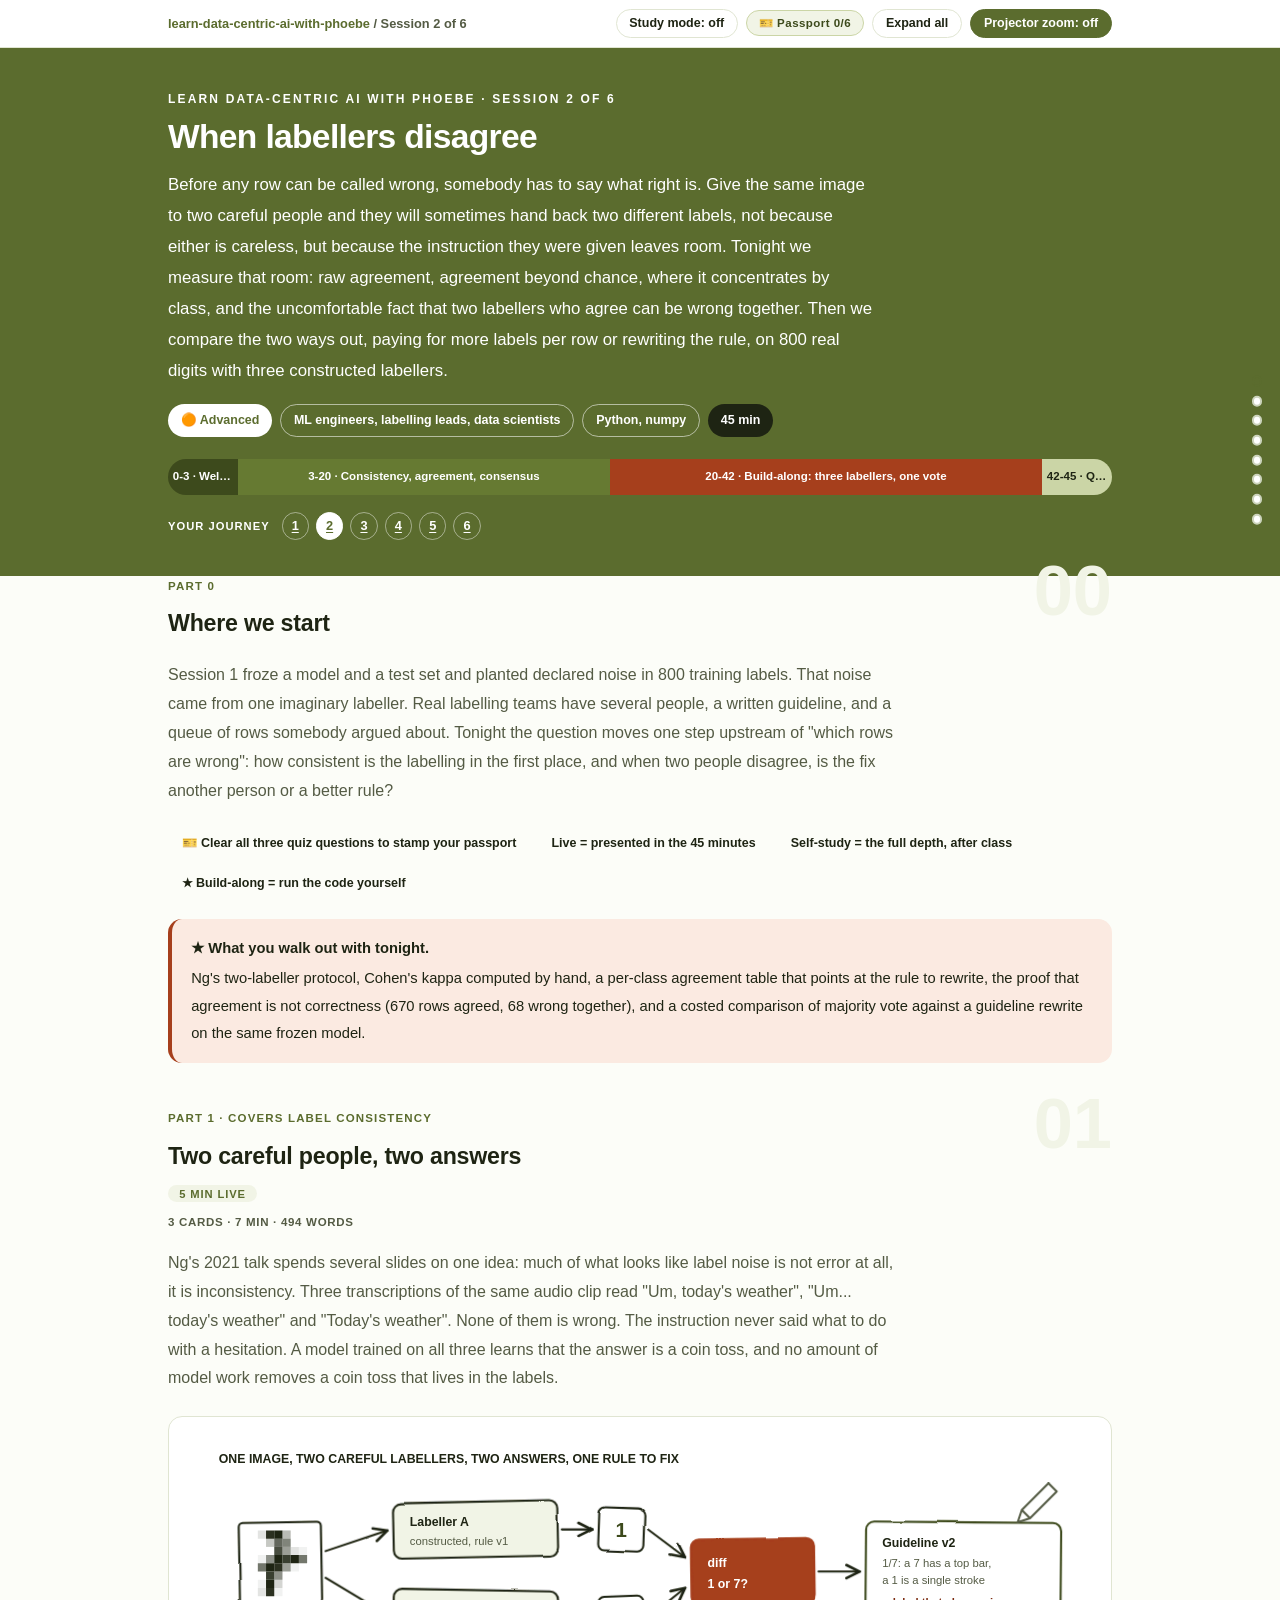
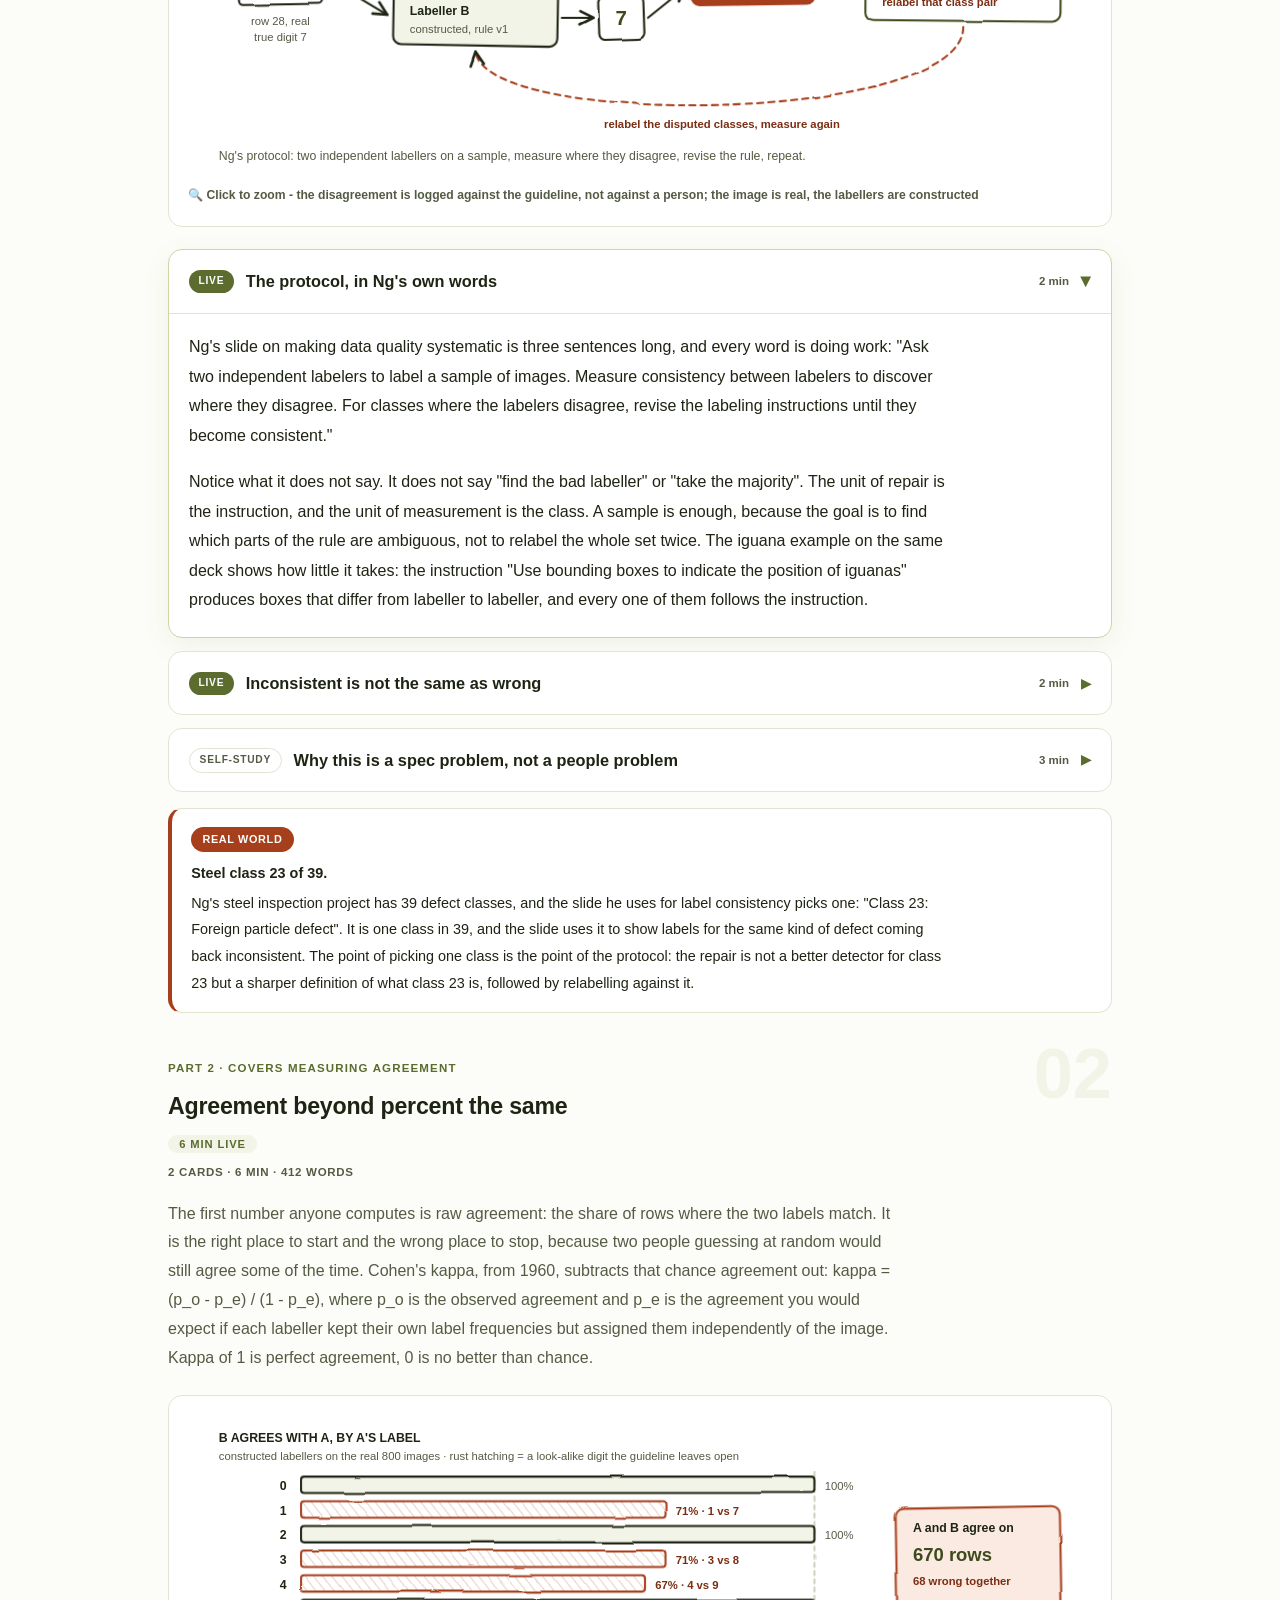
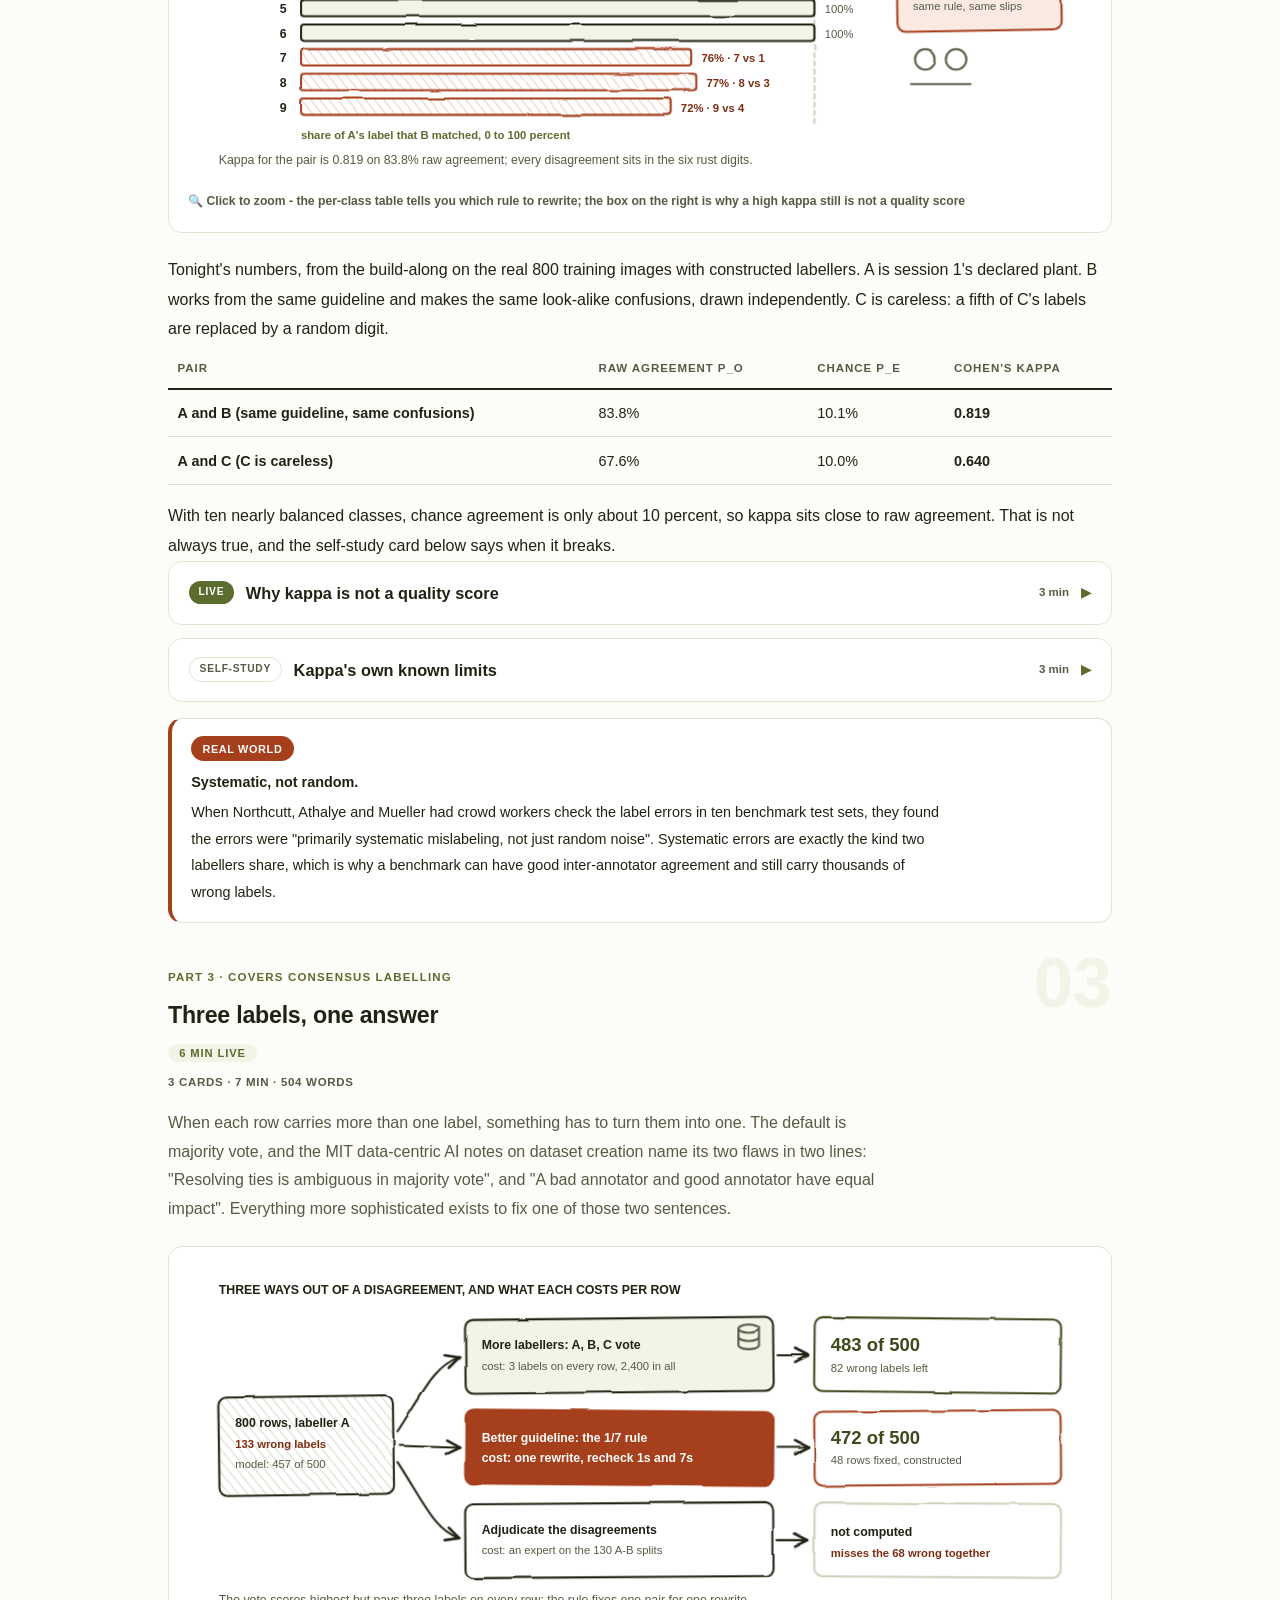
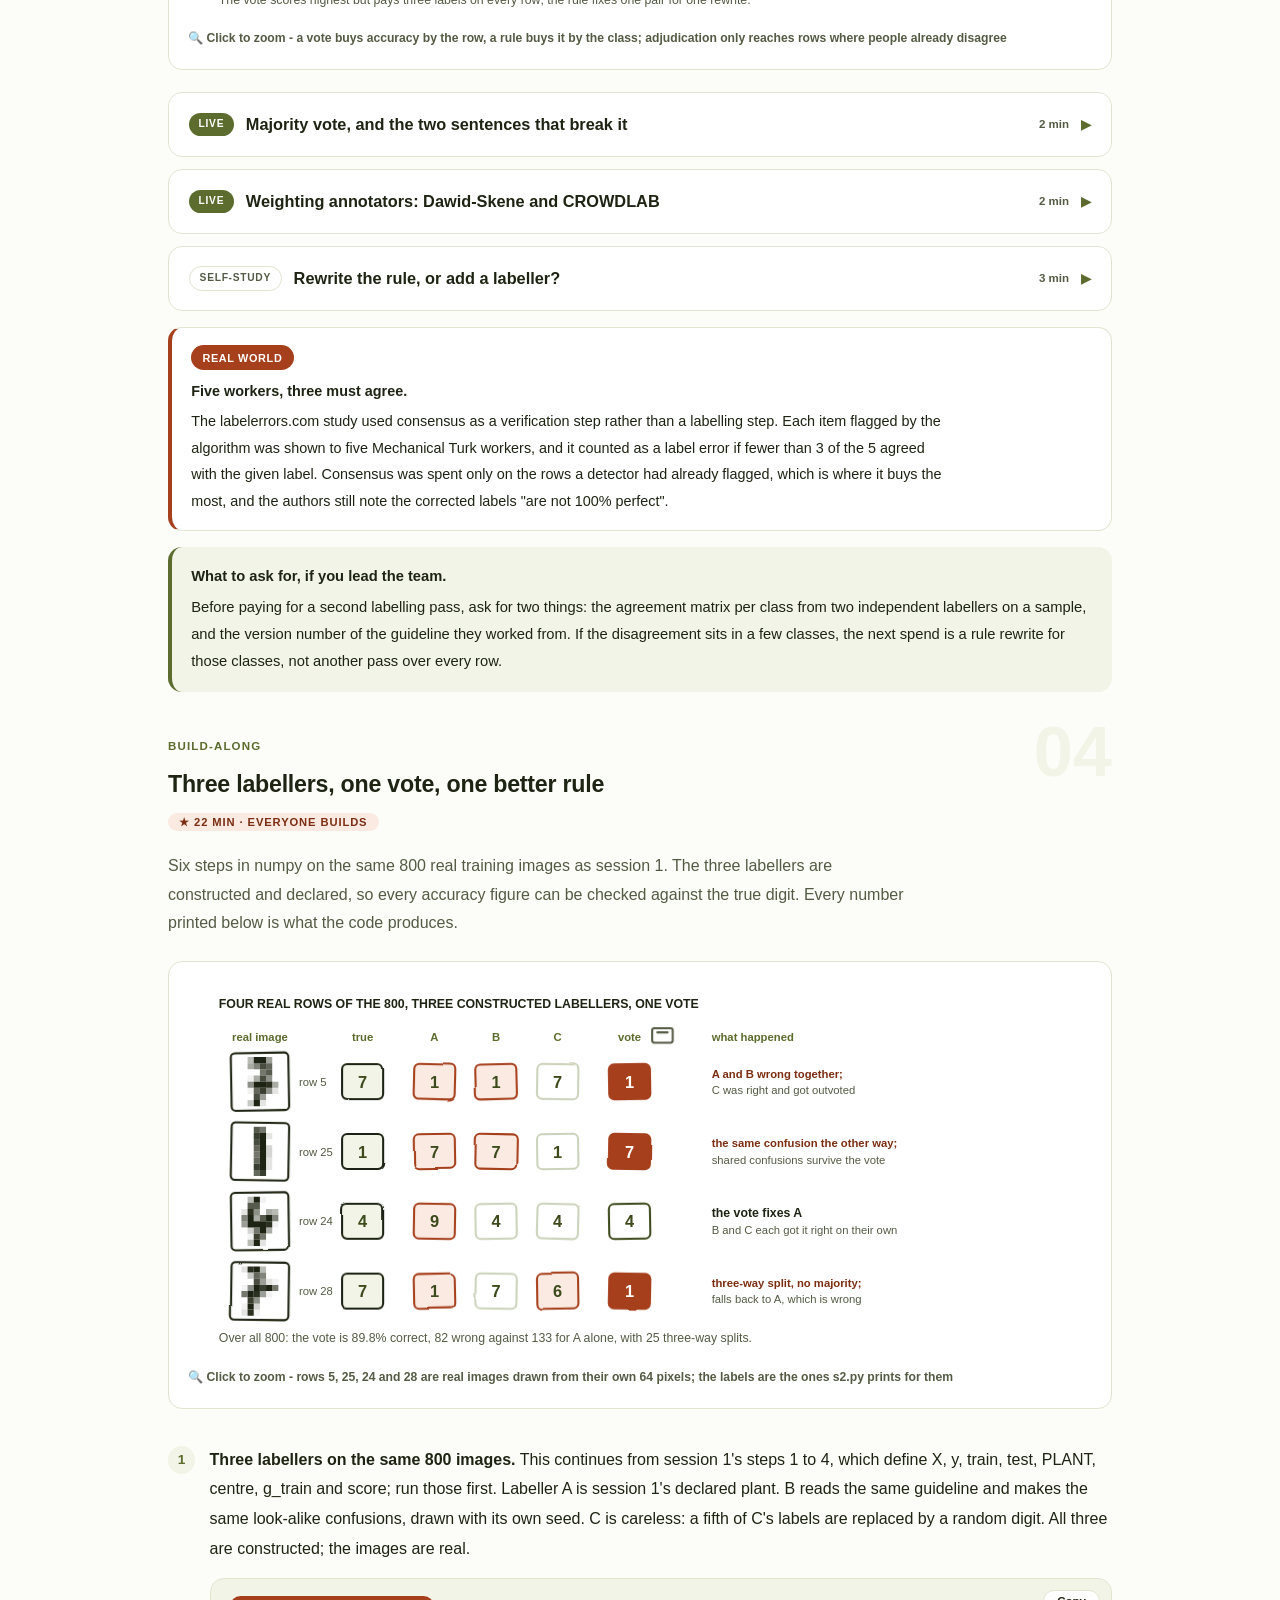
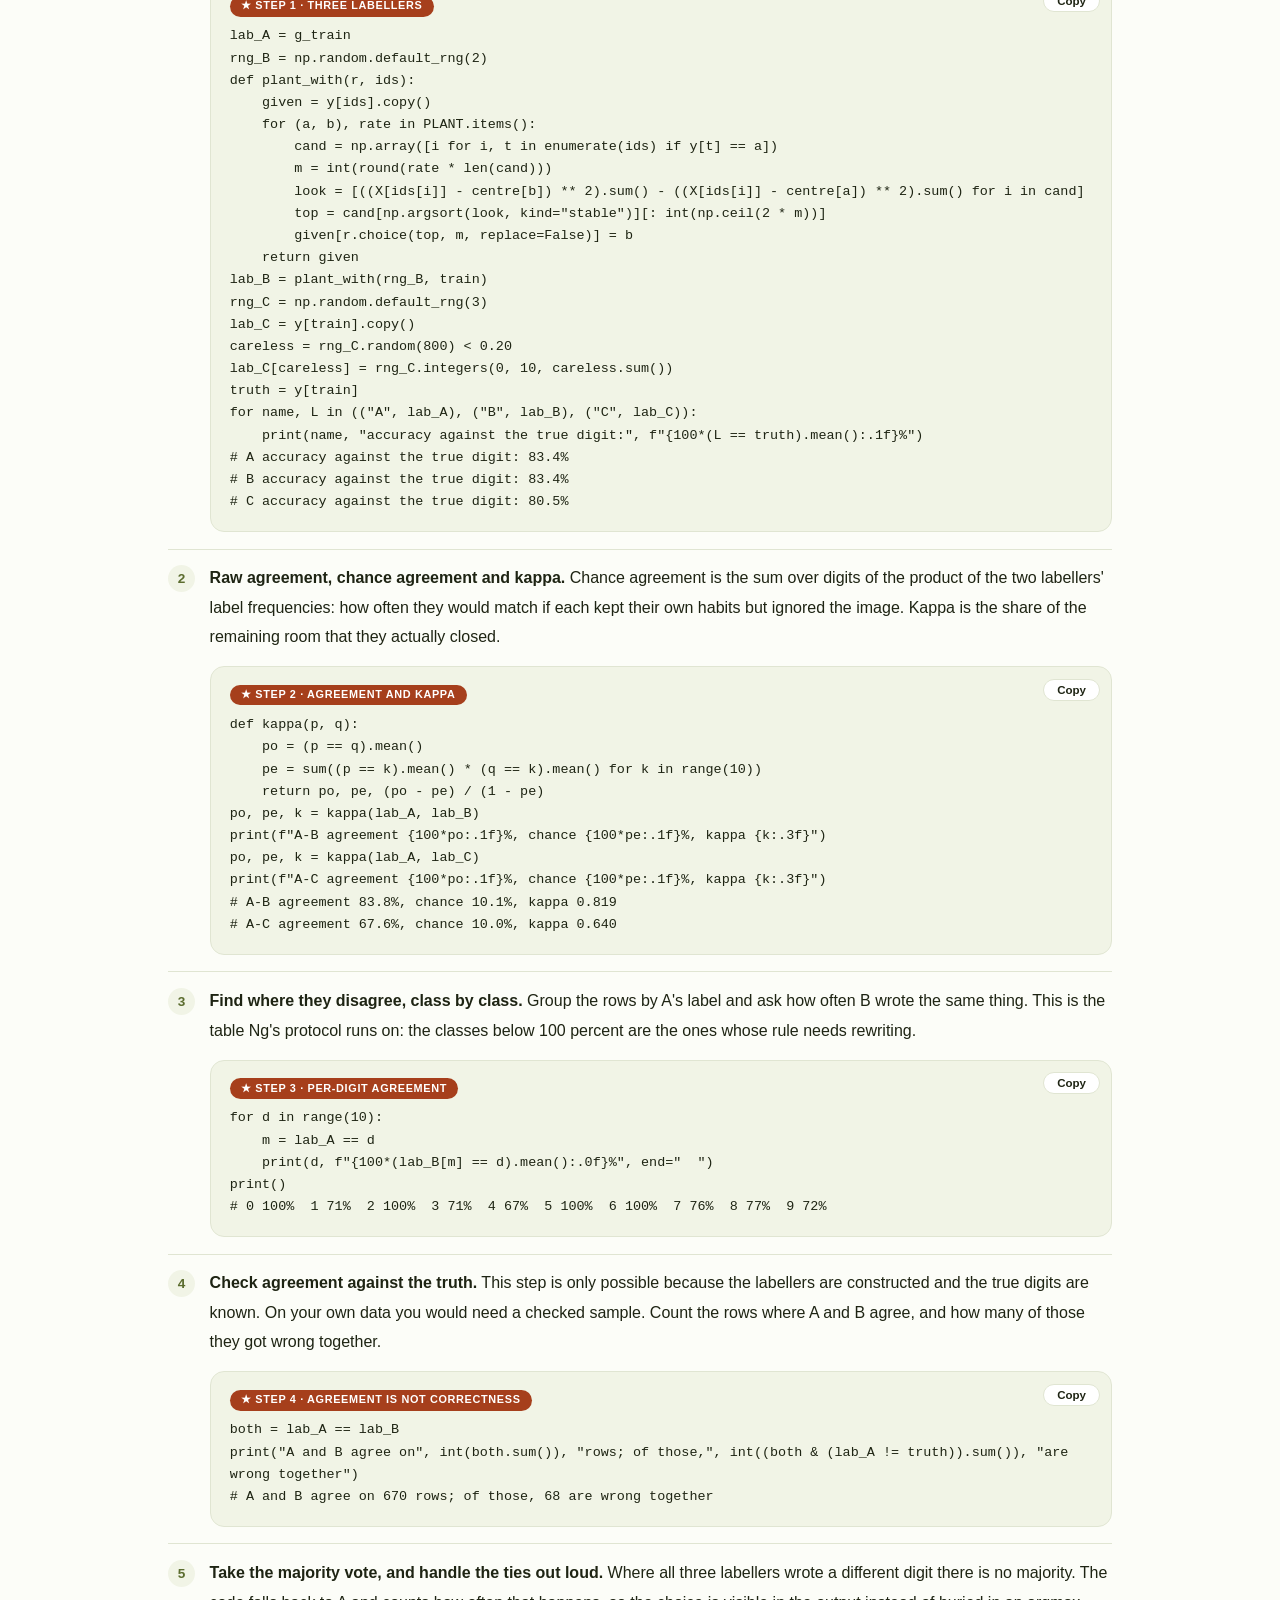
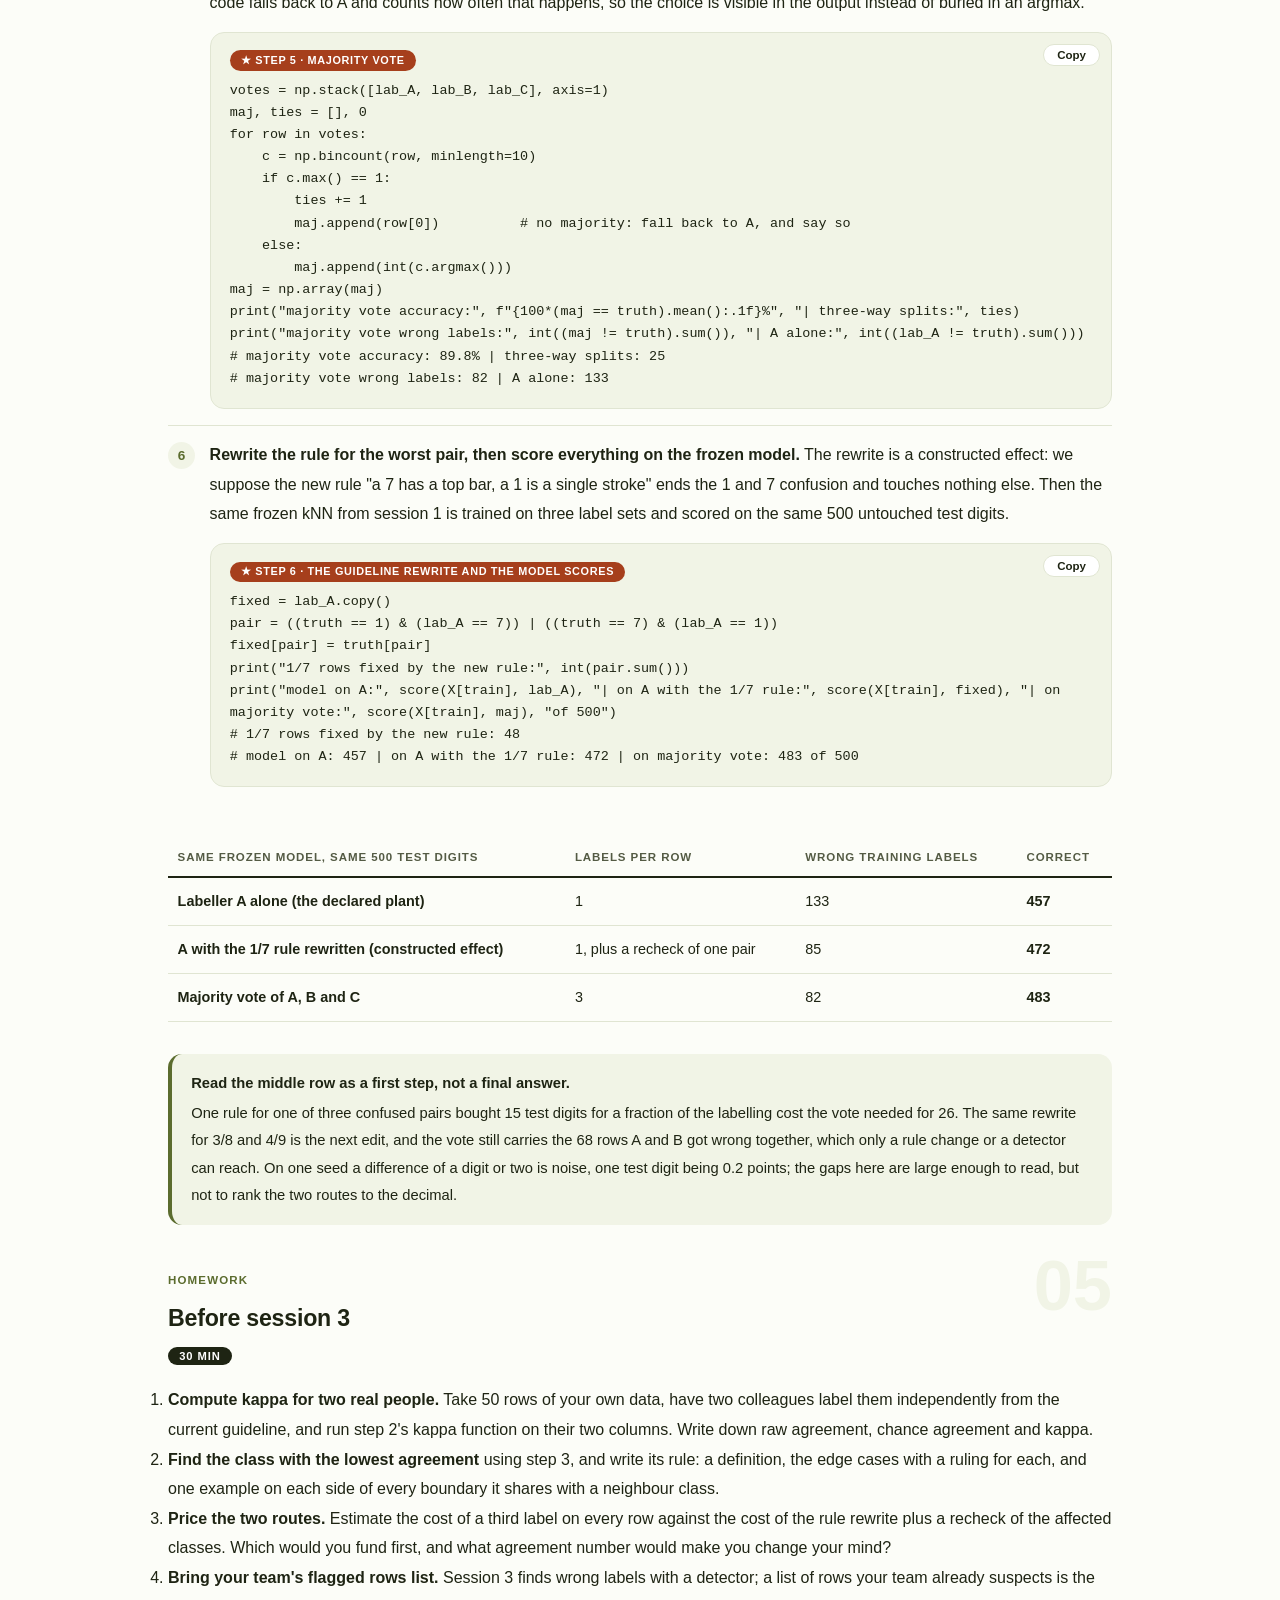
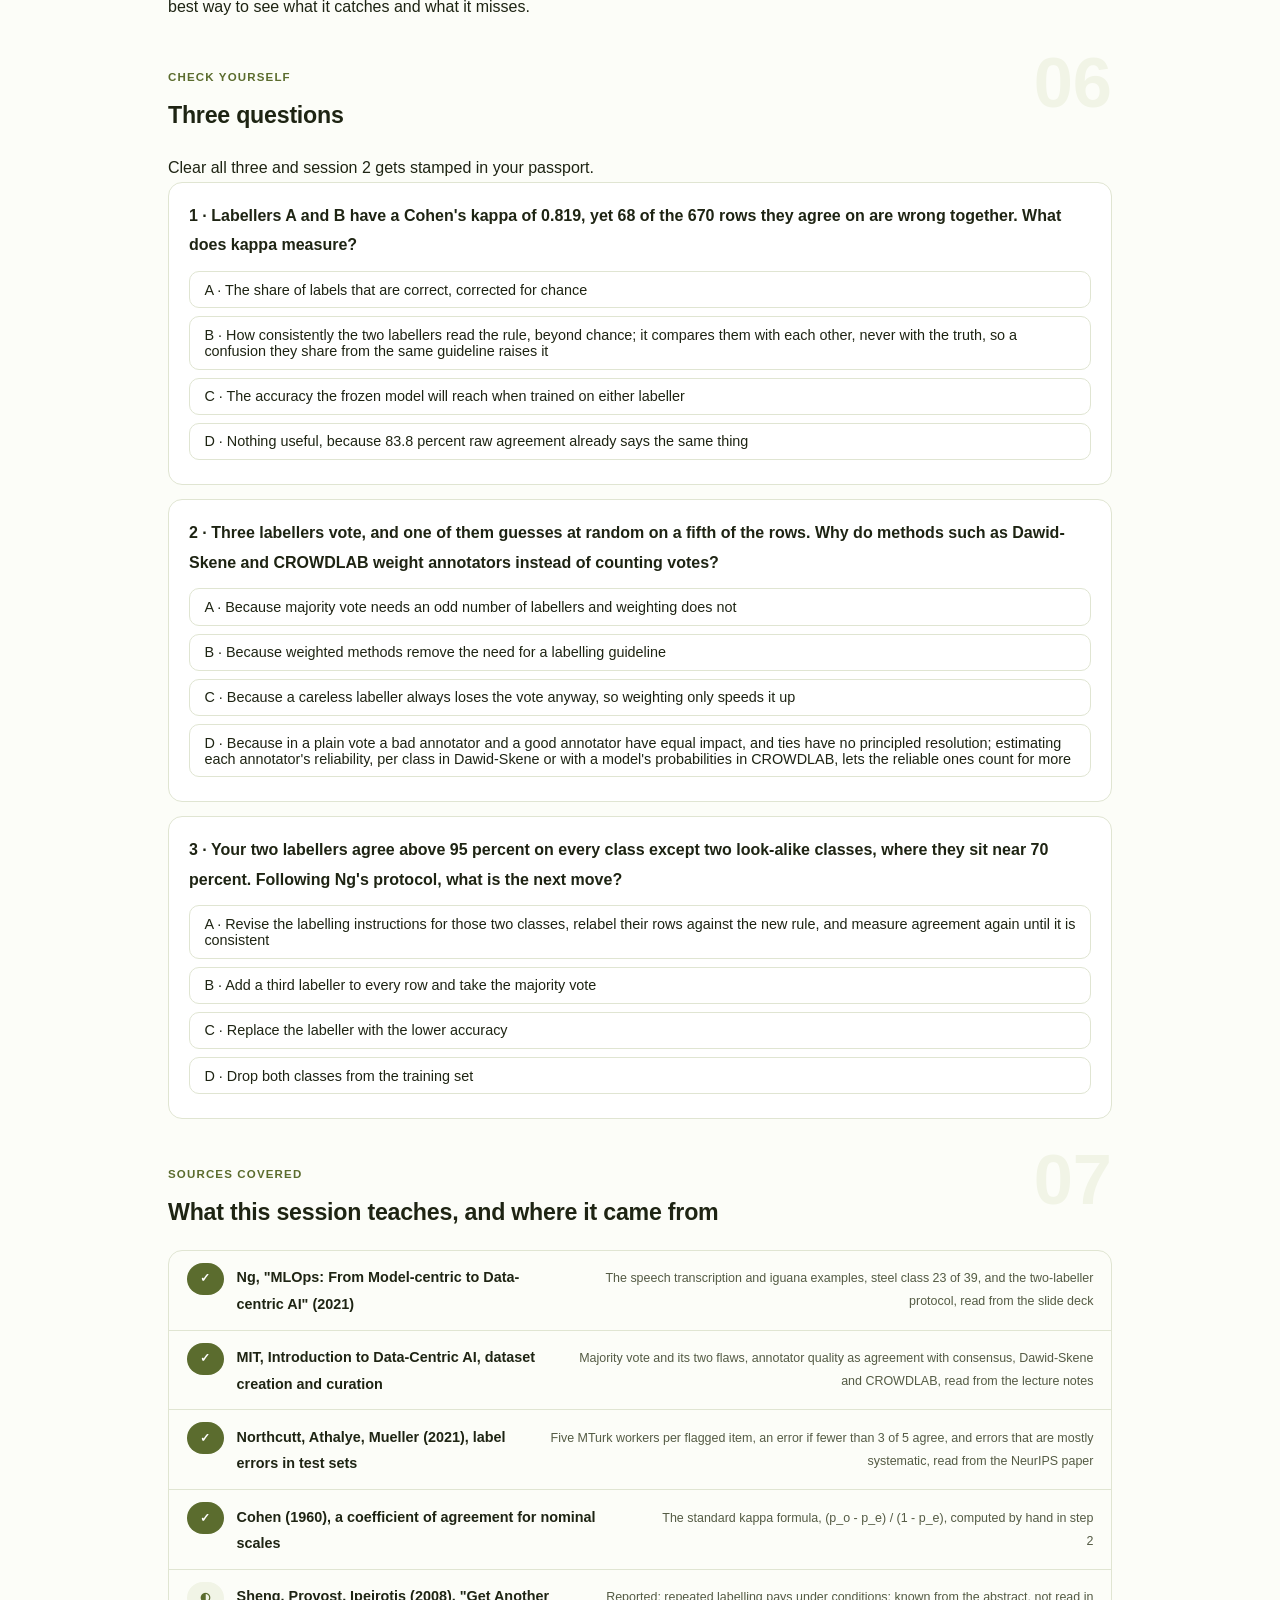
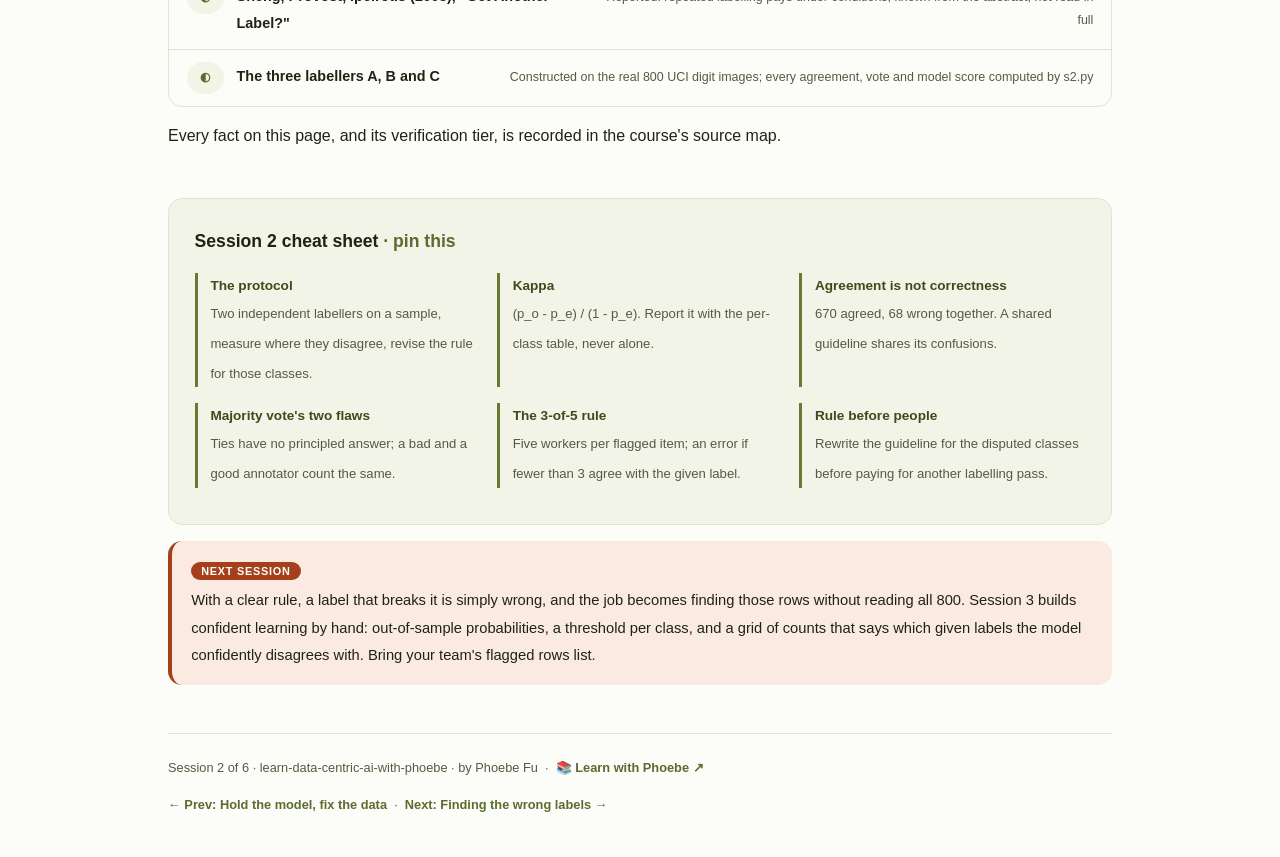
<file: courses/02-when-labellers-disagree.html>
<!DOCTYPE html>
<html lang="en">
<head>
<meta charset="UTF-8">
<meta name="viewport" content="width=device-width, initial-scale=1.0">
<!-- social:start -->
<meta name="description" content="Session 2 of 6. Two careful labellers can give the same image two different labels. Measure agreement beyond percent the same, see why high kappa is not correctness, and choose between more labellers and a better guideline.">
<meta property="og:type" content="article">
<meta property="og:site_name" content="Learn with Phoebe">
<meta property="og:title" content="When labellers disagree - learn data-centric ai with phoebe">
<meta property="og:description" content="Session 2 of 6. Two constructed labellers agree 83.8 percent of the time with a kappa of 0.819, and 68 of the rows they agree on are wrong together. Agreement measures consistency, not correctness.">
<meta property="og:url" content="https://phoebefu6.github.io/learn-data-centric-ai-with-phoebe/courses/02-when-labellers-disagree.html">
<meta property="og:image" content="https://phoebefu6.github.io/learn-data-centric-ai-with-phoebe/assets/og-cover.png">
<meta property="og:image:width" content="1200">
<meta property="og:image:height" content="630">
<meta name="twitter:card" content="summary_large_image">
<meta name="twitter:title" content="When labellers disagree - learn data-centric ai with phoebe">
<meta name="twitter:description" content="Session 2 of 6. Kappa, majority vote and the guideline rewrite, measured on 800 real digits with three constructed labellers.">
<meta name="twitter:image" content="https://phoebefu6.github.io/learn-data-centric-ai-with-phoebe/assets/og-cover.png">
<!-- social:end -->
<title>Session 2 · When labellers disagree - learn data-centric ai with phoebe</title>
<link rel="stylesheet" href="../assets/style.css?v=23">
</head>
<body>

<div class="toolbar">
  <div class="wrap">
    <span class="crumb"><a href="../index.html">learn-data-centric-ai-with-phoebe</a> / Session 2 of 6</span>
    <button class="btn" id="toggle-all" type="button">Expand all</button>
    <button class="btn primary" id="zoom-toggle" type="button">Projector zoom: off</button>
  </div>
</div>

<header class="masthead">
  <div class="wrap">
    <div class="eyebrow">Learn Data-Centric AI with Phoebe · Session 2 of 6</div>
    <h1>When labellers <span class="accent">disagree</span></h1>
    <p class="sub">Before any row can be called wrong, somebody has to say what right is. Give the same image to two careful people and they will sometimes hand back two different labels, not because either is careless, but because the instruction they were given leaves room. Tonight we measure that room: raw agreement, agreement beyond chance, where it concentrates by class, and the uncomfortable fact that two labellers who agree can be wrong together. Then we compare the two ways out, paying for more labels per row or rewriting the rule, on 800 real digits with three constructed labellers.</p>
    <div class="chip-row">
      <span class="chip level">🟠 Advanced</span>
      <span class="chip audience">ML engineers, labelling leads, data scientists</span>
      <span class="chip audience">Python, numpy</span>
      <span class="chip time">45 min</span>
    </div>
    <div class="agenda">
      <span class="a1" style="flex:1">0-3 · Welcome</span>
      <span class="a2" style="flex:6">3-20 · Consistency, agreement, consensus</span>
      <span class="a3" style="flex:7">20-42 · Build-along: three labellers, one vote</span>
      <span class="a4" style="flex:1">42-45 · Q&amp;A</span>
    </div>
  </div>
</header>

<main class="wrap">

  <section class="section" id="intro">
    <div class="section-kicker">
      <span class="klabel">Part 0</span>
      <h2>Where we start</h2>
    </div>
    <p class="lede">Session 1 froze a model and a test set and planted declared noise in 800 training labels. That noise came from one imaginary labeller. Real labelling teams have several people, a written guideline, and a queue of rows somebody argued about. Tonight the question moves one step upstream of "which rows are wrong": how consistent is the labelling in the first place, and when two people disagree, is the fix another person or a better rule?</p>

    <div class="legend">
      <span class="pill">🎫 Clear all three quiz questions to stamp your passport</span>
      <span class="pill">Live = presented in the 45 minutes</span>
      <span class="pill">Self-study = the full depth, after class</span>
      <span class="pill">★ Build-along = run the code yourself</span>
    </div>

    <div class="callout win">
      <p><strong>★ What you walk out with tonight.</strong> Ng's two-labeller protocol, Cohen's kappa computed by hand, a per-class agreement table that points at the rule to rewrite, the proof that agreement is not correctness (670 rows agreed, 68 wrong together), and a costed comparison of majority vote against a guideline rewrite on the same frozen model.</p>
    </div>
  </section>

  <section class="section" id="part-1">
    <div class="section-kicker">
      <span class="klabel">Part 1 · covers label consistency</span>
      <h2>Two careful people, two answers</h2>
      <span class="tag concept">5 min live</span>
    </div>
    <p class="lede">Ng's 2021 talk spends several slides on one idea: much of what looks like label noise is not error at all, it is inconsistency. Three transcriptions of the same audio clip read "Um, today's weather", "Um... today's weather" and "Today's weather". None of them is wrong. The instruction never said what to do with a hesitation. A model trained on all three learns that the answer is a coin toss, and no amount of model work removes a coin toss that lives in the labels.</p>

    <figure class="zoomable">
      <svg viewBox="0 0 880 330" xmlns="http://www.w3.org/2000/svg" role="img" aria-label="One real training image, row 28, a handwritten 7, goes to two constructed labellers working from the same guideline. Labeller A writes 1, labeller B writes 7. The two labels are compared, the disagreement is logged against the guideline, the 1 and 7 rule is revised to say a 7 has a top bar and a 1 is a single stroke, and a dashed arrow returns to the labellers to relabel and measure again.">
        <defs>
          <filter id="s2aSk" x="-3%" y="-3%" width="106%" height="106%"><feTurbulence type="fractalNoise" baseFrequency="0.02" numOctaves="2" seed="12" result="n"/><feDisplacementMap in="SourceGraphic" in2="n" scale="2.4" xChannelSelector="R" yChannelSelector="G"/></filter>
          <pattern id="s2aHc" patternUnits="userSpaceOnUse" width="7" height="7" patternTransform="rotate(-38)"><line x1="0" y1="0" x2="0" y2="7" stroke="#5B6C2E" stroke-width="1" opacity=".5"/></pattern>
          <marker id="s2aAr" viewBox="0 0 10 10" refX="9" refY="5" markerWidth="8" markerHeight="8" orient="auto"><path d="M1 1 L9 5 L1 9" fill="none" stroke="#1E2413" stroke-width="1.6" stroke-linecap="round"/></marker>
        </defs>
        <style>
          .s2aH { font: 800 12px Inter, sans-serif; fill: #1E2413; }
          .s2aL { font: 600 12px Inter, sans-serif; fill: #1E2413; }
          .s2aS { font: 400 11px Inter, sans-serif; fill: #545B44; }
          .s2aB { font: 800 11px Inter, sans-serif; fill: #7C2D12; }
          .s2aV { font: 800 20px Inter, sans-serif; fill: #3D4A1C; }
          .s2aW { font: 800 12px Inter, sans-serif; fill: #FFFFFF; }
          .s2aN { font: 400 12px Inter, sans-serif; fill: #545B44; }
        </style>

        <text class="s2aH" x="30" y="26">ONE IMAGE, TWO CAREFUL LABELLERS, TWO ANSWERS, ONE RULE TO FIX</text>

        <g filter="url(#s2aSk)" fill="none" stroke="#1E2413" stroke-width="2" stroke-linecap="round" stroke-linejoin="round">
          <!-- the real image -->
          <rect x="50" y="84" width="80" height="80" rx="4" transform="rotate(-1 90 124)" fill="#FFFFFF"/>
          <!-- two labellers -->
          <rect x="200" y="64" width="160" height="54" rx="8" transform="rotate(-1.2 280 91)" fill="#F1F4E6"/>
          <rect x="200" y="150" width="160" height="54" rx="8" transform="rotate(1 280 177)" fill="#F1F4E6"/>
          <path d="M134 112 L194 92" marker-end="url(#s2aAr)"/>
          <path d="M134 138 L194 174" marker-end="url(#s2aAr)"/>
          <!-- two labels -->
          <rect x="400" y="70" width="44" height="42" rx="6" transform="rotate(2 422 91)" fill="#FFFFFF"/>
          <rect x="400" y="156" width="44" height="42" rx="6" transform="rotate(-2 422 177)" fill="#FFFFFF"/>
          <path d="M364 91 L394 91" marker-end="url(#s2aAr)"/>
          <path d="M364 177 L394 177" marker-end="url(#s2aAr)"/>
          <!-- the diff -->
          <rect x="490" y="100" width="120" height="64" rx="8" transform="rotate(-0.8 550 132)" fill="#A63F1C" stroke="#A63F1C"/>
          <path d="M448 91 L484 118" marker-end="url(#s2aAr)"/>
          <path d="M448 177 L484 148" marker-end="url(#s2aAr)"/>
          <!-- the guideline -->
          <rect x="660" y="84" width="190" height="96" rx="8" transform="rotate(0.5 755 132)" fill="#FFFFFF" stroke="#3D4A1C"/>
          <path d="M614 132 L654 132" marker-end="url(#s2aAr)"/>
          <!-- pencil doodle -->
          <path d="M812 72 L838 46 L846 54 L820 80 Z M812 72 L808 84 L820 80" stroke="#545B44"/>
          <!-- loop back: relabel and measure again -->
          <path d="M755 186 C755 280 290 286 280 210" stroke="#A63F1C" stroke-dasharray="6 5" marker-end="url(#s2aAr)"/>
        </g>
        <g stroke="none"><path d="M108 108h8v8h-8zM68 116h8v8h-8zM100 124h8v8h-8zM68 140h8v8h-8zM84 148h8v8h-8z" fill="#1E2413" fill-opacity="0.06"/><path d="M68 92h8v8h-8zM100 108h8v8h-8zM68 148h8v8h-8z" fill="#1E2413" fill-opacity="0.12"/><path d="M84 140h8v8h-8z" fill="#1E2413" fill-opacity="0.19"/><path d="M76 100h8v8h-8z" fill="#1E2413" fill-opacity="0.25"/><path d="M92 92h8v8h-8z" fill="#1E2413" fill-opacity="0.31"/><path d="M92 108h8v8h-8zM92 124h8v8h-8z" fill="#1E2413" fill-opacity="0.44"/><path d="M76 116h8v8h-8zM84 132h8v8h-8z" fill="#1E2413" fill-opacity="0.50"/><path d="M92 100h8v8h-8z" fill="#1E2413" fill-opacity="0.56"/><path d="M108 116h8v8h-8zM68 124h8v8h-8z" fill="#1E2413" fill-opacity="0.62"/><path d="M84 100h8v8h-8z" fill="#1E2413" fill-opacity="0.69"/><path d="M84 108h8v8h-8z" fill="#1E2413" fill-opacity="0.81"/><path d="M92 116h8v8h-8zM76 132h8v8h-8z" fill="#1E2413" fill-opacity="0.88"/><path d="M76 92h8v8h-8zM84 124h8v8h-8zM76 148h8v8h-8z" fill="#1E2413" fill-opacity="0.94"/><path d="M84 92h8v8h-8zM84 116h8v8h-8zM100 116h8v8h-8zM76 124h8v8h-8zM76 140h8v8h-8z" fill="#1E2413" fill-opacity="1.00"/></g>

        <text class="s2aS" x="90" y="184" text-anchor="middle">row 28, real</text>
        <text class="s2aS" x="90" y="200" text-anchor="middle">true digit 7</text>
        <text class="s2aL" x="216" y="88">Labeller A</text>
        <text class="s2aS" x="216" y="106">constructed, rule v1</text>
        <text class="s2aL" x="216" y="174">Labeller B</text>
        <text class="s2aS" x="216" y="192">constructed, rule v1</text>
        <text class="s2aV" x="422" y="98" text-anchor="middle">1</text>
        <text class="s2aV" x="422" y="184" text-anchor="middle">7</text>
        <text class="s2aW" x="506" y="128">diff</text>
        <text class="s2aW" x="506" y="148">1 or 7?</text>
        <text class="s2aL" x="676" y="108">Guideline v2</text>
        <text class="s2aS" x="676" y="128">1/7: a 7 has a top bar,</text>
        <text class="s2aS" x="676" y="144">a 1 is a single stroke</text>
        <text class="s2aB" x="676" y="166">relabel that class pair</text>
        <text class="s2aB" x="520" y="284" text-anchor="middle">relabel the disputed classes, measure again</text>

        <text class="s2aN" x="30" y="316">Ng's protocol: two independent labellers on a sample, measure where they disagree, revise the rule, repeat.</text>
      </svg>
      <figcaption>🔍 Click to zoom - the disagreement is logged against the guideline, not against a person; the image is real, the labellers are constructed</figcaption>
    </figure>

    <details class="card" open>
      <summary><span class="mode live">Live</span>The protocol, in Ng's own words<span class="mini">2 min</span><span class="caret">▶</span></summary>
      <div class="body">
        <p>Ng's slide on making data quality systematic is three sentences long, and every word is doing work: "Ask two independent labelers to label a sample of images. Measure consistency between labelers to discover where they disagree. For classes where the labelers disagree, revise the labeling instructions until they become consistent."</p>
        <p>Notice what it does not say. It does not say "find the bad labeller" or "take the majority". The unit of repair is the instruction, and the unit of measurement is the class. A sample is enough, because the goal is to find which parts of the rule are ambiguous, not to relabel the whole set twice. The iguana example on the same deck shows how little it takes: the instruction "Use bounding boxes to indicate the position of iguanas" produces boxes that differ from labeller to labeller, and every one of them follows the instruction.</p>
      </div>
    </details>

    <details class="card">
      <summary><span class="mode live">Live</span>Inconsistent is not the same as wrong<span class="mini">2 min</span><span class="caret">▶</span></summary>
      <div class="body">
        <p>An error is a label that contradicts the rule: a 3 labelled 8 when the guideline is clear that it is a 3. An inconsistency is two labels that each satisfy the rule, because the rule does not decide the case. You cannot call "Um... today's weather" wrong until someone has written down whether hesitations are transcribed and how. Before that, it is one of several defensible answers.</p>
        <p>This matters for what you do next. Errors are fixed row by row, and session 3 builds a detector that finds them. Inconsistencies are fixed once, in the guideline, and then every affected row is relabelled against the new rule. Running an error detector on an inconsistent dataset flags rows whose label is "wrong" only relative to the model's guess at what the rule should have been.</p>
      </div>
    </details>

    <details class="card">
      <summary><span class="mode self">Self-study</span>Why this is a spec problem, not a people problem<span class="mini">3 min</span><span class="caret">▶</span></summary>
      <div class="body">
        <p>When two labellers disagree the tempting move is to rank them, retrain the weaker one or replace them. That treats the symptom. If two careful people read the same instruction and diverge, the instruction admits both readings, and a third careful person will diverge too, in a direction you cannot predict. Replacing people does not remove the ambiguity; it only changes which reading wins this month.</p>
        <p>Treat the guideline the way an engineering team treats an API contract. It has a version number. Every class has a definition, a list of edge cases with a ruling for each, and examples of both sides of every boundary. A disagreement is a bug report against the contract. The fix is a new version, and rows labelled under the old version are marked so they can be rechecked. Session 6 writes that version into the data-edit spec, so the guideline outlives the team that wrote it.</p>
        <p>People problems do exist. The careless labeller C in tonight's build-along is one. But you can only tell a careless person from an ambiguous rule once the rule is clear enough that careful people agree on it, which is why the rule comes first. The disputed rows themselves usually come out of error analysis, which <a href="https://phoebefu6.github.io/learn-ml-strategy-with-phoebe/courses/p3-error-analysis-spreadsheet.html">ML Strategy p3 ↗</a> covers.</p>
      </div>
    </details>

    <div class="callout example">
      <span class="ex-pill">Real world</span>
      <p><strong>Steel class 23 of 39.</strong> Ng's steel inspection project has 39 defect classes, and the slide he uses for label consistency picks one: "Class 23: Foreign particle defect". It is one class in 39, and the slide uses it to show labels for the same kind of defect coming back inconsistent. The point of picking one class is the point of the protocol: the repair is not a better detector for class 23 but a sharper definition of what class 23 is, followed by relabelling against it.</p>
    </div>
  </section>

  <section class="section" id="part-2">
    <div class="section-kicker">
      <span class="klabel">Part 2 · covers measuring agreement</span>
      <h2>Agreement beyond percent the same</h2>
      <span class="tag concept">6 min live</span>
    </div>
    <p class="lede">The first number anyone computes is raw agreement: the share of rows where the two labels match. It is the right place to start and the wrong place to stop, because two people guessing at random would still agree some of the time. Cohen's kappa, from 1960, subtracts that chance agreement out: kappa = (p_o - p_e) / (1 - p_e), where p_o is the observed agreement and p_e is the agreement you would expect if each labeller kept their own label frequencies but assigned them independently of the image. Kappa of 1 is perfect agreement, 0 is no better than chance.</p>

    <figure class="zoomable">
      <svg viewBox="0 0 880 356" xmlns="http://www.w3.org/2000/svg" role="img" aria-label="Horizontal bars, one per digit, showing how often constructed labeller B matched constructed labeller A, grouped by A's label. Digits 0, 2, 5 and 6 are at 100 percent. The six look-alike digits are lower and drawn in rust: 1 at 71 percent, 3 at 71, 4 at 67, 7 at 76, 8 at 77 and 9 at 72. A callout box on the right reads: A and B agree on 670 rows, 68 of them wrong together.">
        <defs>
          <filter id="s2bSk" x="-3%" y="-3%" width="106%" height="106%"><feTurbulence type="fractalNoise" baseFrequency="0.02" numOctaves="2" seed="24" result="n"/><feDisplacementMap in="SourceGraphic" in2="n" scale="2.4" xChannelSelector="R" yChannelSelector="G"/></filter>
          <pattern id="s2bHc" patternUnits="userSpaceOnUse" width="7" height="7" patternTransform="rotate(-38)"><line x1="0" y1="0" x2="0" y2="7" stroke="#A63F1C" stroke-width="1" opacity=".5"/></pattern>
          <marker id="s2bAr" viewBox="0 0 10 10" refX="9" refY="5" markerWidth="8" markerHeight="8" orient="auto"><path d="M1 1 L9 5 L1 9" fill="none" stroke="#1E2413" stroke-width="1.6" stroke-linecap="round"/></marker>
        </defs>
        <style>
          .s2bH { font: 800 12px Inter, sans-serif; fill: #1E2413; }
          .s2bL { font: 600 12px Inter, sans-serif; fill: #1E2413; }
          .s2bS { font: 400 11px Inter, sans-serif; fill: #545B44; }
          .s2bB { font: 800 11px Inter, sans-serif; fill: #7C2D12; }
          .s2bV { font: 800 18px Inter, sans-serif; fill: #3D4A1C; }
          .s2bA { font: 700 11px Inter, sans-serif; fill: #5B6C2E; }
          .s2bN { font: 400 12px Inter, sans-serif; fill: #545B44; }
        </style>

        <text class="s2bH" x="30" y="26">B AGREES WITH A, BY A'S LABEL</text>
        <text class="s2bS" x="30" y="44">constructed labellers on the real 800 images · rust hatching = a look-alike digit the guideline leaves open</text>

        <g filter="url(#s2bSk)" fill="none" stroke="#1E2413" stroke-width="2" stroke-linecap="round" stroke-linejoin="round">
          <path d="M610 56 L610 300" stroke="#CCD3BC" stroke-dasharray="4 4"/>
          <rect x="110" y="60" width="500" height="16" rx="3" fill="#F1F4E6"/>
          <rect x="110" y="84" width="355" height="16" rx="3" fill="url(#s2bHc)" stroke="#A63F1C"/>
          <rect x="110" y="108" width="500" height="16" rx="3" fill="#F1F4E6"/>
          <rect x="110" y="132" width="355" height="16" rx="3" fill="url(#s2bHc)" stroke="#A63F1C"/>
          <rect x="110" y="156" width="335" height="16" rx="3" fill="url(#s2bHc)" stroke="#A63F1C"/>
          <rect x="110" y="180" width="500" height="16" rx="3" fill="#F1F4E6"/>
          <rect x="110" y="204" width="500" height="16" rx="3" fill="#F1F4E6"/>
          <rect x="110" y="228" width="380" height="16" rx="3" fill="url(#s2bHc)" stroke="#A63F1C"/>
          <rect x="110" y="252" width="385" height="16" rx="3" fill="url(#s2bHc)" stroke="#A63F1C"/>
          <rect x="110" y="276" width="360" height="16" rx="3" fill="url(#s2bHc)" stroke="#A63F1C"/>
          <!-- the trap callout -->
          <rect x="690" y="90" width="160" height="120" rx="8" transform="rotate(-1 770 150)" fill="#FBEAE1" stroke="#A63F1C"/>
          <!-- two-heads doodle: two circles sharing one line -->
          <path d="M718 238 m-10 0 a10 10 0 1 0 20 0 a10 10 0 1 0 -20 0 M748 238 m-10 0 a10 10 0 1 0 20 0 a10 10 0 1 0 -20 0 M704 262 L762 262" stroke="#545B44"/>
        </g>

        <text class="s2bL" x="96" y="73" text-anchor="end">0</text>
        <text class="s2bL" x="96" y="97" text-anchor="end">1</text>
        <text class="s2bL" x="96" y="121" text-anchor="end">2</text>
        <text class="s2bL" x="96" y="145" text-anchor="end">3</text>
        <text class="s2bL" x="96" y="169" text-anchor="end">4</text>
        <text class="s2bL" x="96" y="193" text-anchor="end">5</text>
        <text class="s2bL" x="96" y="217" text-anchor="end">6</text>
        <text class="s2bL" x="96" y="241" text-anchor="end">7</text>
        <text class="s2bL" x="96" y="265" text-anchor="end">8</text>
        <text class="s2bL" x="96" y="289" text-anchor="end">9</text>
        <text class="s2bS" x="620" y="73">100%</text>
        <text class="s2bB" x="475" y="97">71% · 1 vs 7</text>
        <text class="s2bS" x="620" y="121">100%</text>
        <text class="s2bB" x="475" y="145">71% · 3 vs 8</text>
        <text class="s2bB" x="455" y="169">67% · 4 vs 9</text>
        <text class="s2bS" x="620" y="193">100%</text>
        <text class="s2bS" x="620" y="217">100%</text>
        <text class="s2bB" x="500" y="241">76% · 7 vs 1</text>
        <text class="s2bB" x="505" y="265">77% · 8 vs 3</text>
        <text class="s2bB" x="480" y="289">72% · 9 vs 4</text>
        <text class="s2bL" x="706" y="114">A and B agree on</text>
        <text class="s2bV" x="706" y="142">670 rows</text>
        <text class="s2bB" x="706" y="166">68 wrong together</text>
        <text class="s2bS" x="706" y="190">same rule, same slips</text>
        <text class="s2bA" x="110" y="316">share of A's label that B matched, 0 to 100 percent</text>

        <text class="s2bN" x="30" y="340">Kappa for the pair is 0.819 on 83.8% raw agreement; every disagreement sits in the six rust digits.</text>
      </svg>
      <figcaption>🔍 Click to zoom - the per-class table tells you which rule to rewrite; the box on the right is why a high kappa still is not a quality score</figcaption>
    </figure>

    <p>Tonight's numbers, from the build-along on the real 800 training images with constructed labellers. A is session 1's declared plant. B works from the same guideline and makes the same look-alike confusions, drawn independently. C is careless: a fifth of C's labels are replaced by a random digit.</p>
    <table class="clean">
      <tr><th>Pair</th><th>Raw agreement p_o</th><th>Chance p_e</th><th>Cohen's kappa</th></tr>
      <tr><td>A and B (same guideline, same confusions)</td><td>83.8%</td><td>10.1%</td><td><strong>0.819</strong></td></tr>
      <tr><td>A and C (C is careless)</td><td>67.6%</td><td>10.0%</td><td><strong>0.640</strong></td></tr>
    </table>
    <p>With ten nearly balanced classes, chance agreement is only about 10 percent, so kappa sits close to raw agreement. That is not always true, and the self-study card below says when it breaks.</p>

    <details class="card">
      <summary><span class="mode live">Live</span>Why kappa is not a quality score<span class="mini">3 min</span><span class="caret">▶</span></summary>
      <div class="body">
        <p>Look at the pair with the higher kappa. A and B agree on 670 of the 800 rows, and 68 of those 670 are wrong together: both labellers wrote the same wrong digit. That is not bad luck. They share a guideline, so they share its blind spots; a 7 without a clear top bar looks like a 1 to both of them for the same reason. Kappa compares the labellers with each other and never with the truth, so a shared confusion raises it.</p>
        <p>So kappa measures consistency, and consistency is the thing Ng's protocol asks for, which makes it the right tool for finding ambiguous classes. It is the wrong tool for certifying a dataset. A high kappa on a class tells you the rule is being read the same way; it does not tell you the rule is right. For that you need either a ground truth sample checked by someone who knows the domain, or a detector that looks at the images, which is session 3.</p>
        <p>The per-digit table points at where to start. Every disagreement between A and B falls on one of the three look-alike pairs:</p>
        <table class="clean">
          <tr><th>A's label</th><th>0</th><th>1</th><th>2</th><th>3</th><th>4</th><th>5</th><th>6</th><th>7</th><th>8</th><th>9</th></tr>
          <tr><td>B agrees</td><td>100%</td><td>71%</td><td>100%</td><td>71%</td><td>67%</td><td>100%</td><td>100%</td><td>76%</td><td>77%</td><td>72%</td></tr>
        </table>
      </div>
    </details>

    <details class="card">
      <summary><span class="mode self">Self-study</span>Kappa's own known limits<span class="mini">3 min</span><span class="caret">▶</span></summary>
      <div class="body">
        <p>Three limits are standard in the measurement literature, and each one shows up in real labelling projects.</p>
        <p><strong>Prevalence.</strong> Chance agreement p_e is computed from each labeller's label frequencies. When one class dominates, say most rows are "no defect", both labellers use that label most of the time, so p_e is high, and even a high raw agreement can produce a modest kappa. The same labelling quality gives different kappas on datasets with different class balance, so a kappa from one project does not transfer to another.</p>
        <p><strong>Few classes.</strong> With two classes, chance agreement is 50 percent when both labellers use the two labels equally often, and higher when one label dominates, so the gap between raw agreement and kappa is large. With ten balanced classes, as tonight, it is small. Compare kappas only between tasks with the same number of classes and similar balance.</p>
        <p><strong>It is one number for all classes.</strong> A kappa of 0.8 can hide one class at perfect agreement and another near chance. Always report the per-class table alongside it. Cohen's kappa is also defined for exactly two labellers; for more, extensions such as Fleiss' kappa exist, with the same caveats. Published verbal scales ("substantial", "almost perfect") are conventions, not measurements, so set your own threshold per class from what a disagreement costs.</p>
      </div>
    </details>

    <div class="callout example">
      <span class="ex-pill">Real world</span>
      <p><strong>Systematic, not random.</strong> When Northcutt, Athalye and Mueller had crowd workers check the label errors in ten benchmark test sets, they found the errors were "primarily systematic mislabeling, not just random noise". Systematic errors are exactly the kind two labellers share, which is why a benchmark can have good inter-annotator agreement and still carry thousands of wrong labels.</p>
    </div>
  </section>

  <section class="section" id="part-3">
    <div class="section-kicker">
      <span class="klabel">Part 3 · covers consensus labelling</span>
      <h2>Three labels, one answer</h2>
      <span class="tag concept">6 min live</span>
    </div>
    <p class="lede">When each row carries more than one label, something has to turn them into one. The default is majority vote, and the MIT data-centric AI notes on dataset creation name its two flaws in two lines: "Resolving ties is ambiguous in majority vote", and "A bad annotator and good annotator have equal impact". Everything more sophisticated exists to fix one of those two sentences.</p>

    <figure class="zoomable">
      <svg viewBox="0 0 880 342" xmlns="http://www.w3.org/2000/svg" role="img" aria-label="Three routes from the same pile of 800 rows labelled by A, with 133 wrong labels and a frozen-model score of 457 of 500. Route one, more labellers: A, B and C vote, costing three labels on every row, 2,400 in all; result 483 of 500 with 82 wrong labels left. Route two, drawn in rust, a better guideline: the 1 and 7 rule, costing one rewrite and a recheck of the 1s and 7s; result 472 of 500 with 48 rows fixed, a constructed effect. Route three, adjudication: an expert on the 130 rows where A and B split; not computed, and it never sees the 68 rows wrong together.">
        <defs>
          <filter id="s2cSk" x="-3%" y="-3%" width="106%" height="106%"><feTurbulence type="fractalNoise" baseFrequency="0.02" numOctaves="2" seed="36" result="n"/><feDisplacementMap in="SourceGraphic" in2="n" scale="2.4" xChannelSelector="R" yChannelSelector="G"/></filter>
          <pattern id="s2cHc" patternUnits="userSpaceOnUse" width="7" height="7" patternTransform="rotate(-38)"><line x1="0" y1="0" x2="0" y2="7" stroke="#5B6C2E" stroke-width="1" opacity=".5"/></pattern>
          <marker id="s2cAr" viewBox="0 0 10 10" refX="9" refY="5" markerWidth="8" markerHeight="8" orient="auto"><path d="M1 1 L9 5 L1 9" fill="none" stroke="#1E2413" stroke-width="1.6" stroke-linecap="round"/></marker>
        </defs>
        <style>
          .s2cH { font: 800 12px Inter, sans-serif; fill: #1E2413; }
          .s2cL { font: 600 12px Inter, sans-serif; fill: #1E2413; }
          .s2cS { font: 400 11px Inter, sans-serif; fill: #545B44; }
          .s2cB { font: 800 11px Inter, sans-serif; fill: #7C2D12; }
          .s2cV { font: 800 18px Inter, sans-serif; fill: #3D4A1C; }
          .s2cW { font: 800 12px Inter, sans-serif; fill: #FFFFFF; }
          .s2cN { font: 400 12px Inter, sans-serif; fill: #545B44; }
        </style>

        <text class="s2cH" x="30" y="26">THREE WAYS OUT OF A DISAGREEMENT, AND WHAT EACH COSTS PER ROW</text>

        <g filter="url(#s2cSk)" fill="none" stroke="#1E2413" stroke-width="2" stroke-linecap="round" stroke-linejoin="round">
          <!-- the pile -->
          <rect x="30" y="126" width="170" height="96" rx="8" transform="rotate(-0.8 115 174)" fill="url(#s2cHc)"/>
          <!-- three route cards -->
          <rect x="270" y="50" width="300" height="72" rx="8" transform="rotate(-0.6 420 86)" fill="#F1F4E6"/>
          <rect x="270" y="140" width="300" height="72" rx="8" transform="rotate(0.5 420 176)" fill="#A63F1C" stroke="#A63F1C"/>
          <rect x="270" y="230" width="300" height="72" rx="8" transform="rotate(-0.4 420 266)" fill="#FFFFFF"/>
          <path d="M204 160 C230 120 240 96 264 88" marker-end="url(#s2cAr)"/>
          <path d="M206 174 L264 176" marker-end="url(#s2cAr)"/>
          <path d="M204 190 C230 230 240 256 264 264" marker-end="url(#s2cAr)"/>
          <!-- three results -->
          <rect x="610" y="50" width="240" height="72" rx="8" transform="rotate(0.6 730 86)" fill="#FFFFFF" stroke="#3D4A1C"/>
          <rect x="610" y="140" width="240" height="72" rx="8" transform="rotate(-0.5 730 176)" fill="#FFFFFF" stroke="#A63F1C"/>
          <rect x="610" y="230" width="240" height="72" rx="8" transform="rotate(0.4 730 266)" fill="#FFFFFF" stroke="#CCD3BC"/>
          <path d="M574 86 L604 86" marker-end="url(#s2cAr)"/>
          <path d="M574 176 L604 176" marker-end="url(#s2cAr)"/>
          <path d="M574 266 L604 266" marker-end="url(#s2cAr)"/>
          <!-- coin-stack doodle on the per-row cost -->
          <path d="M536 60 a10 4 0 1 0 20 0 a10 4 0 1 0 -20 0 M536 60 L536 68 a10 4 0 0 0 20 0 L556 60 M536 68 L536 76 a10 4 0 0 0 20 0 L556 68" stroke="#545B44"/>
        </g>

        <text class="s2cL" x="46" y="156">800 rows, labeller A</text>
        <text class="s2cB" x="46" y="176">133 wrong labels</text>
        <text class="s2cS" x="46" y="196">model: 457 of 500</text>
        <text class="s2cL" x="286" y="80">More labellers: A, B, C vote</text>
        <text class="s2cS" x="286" y="100">cost: 3 labels on every row, 2,400 in all</text>
        <text class="s2cW" x="286" y="170">Better guideline: the 1/7 rule</text>
        <text class="s2cW" x="286" y="190">cost: one rewrite, recheck 1s and 7s</text>
        <text class="s2cL" x="286" y="260">Adjudicate the disagreements</text>
        <text class="s2cS" x="286" y="280">cost: an expert on the 130 A-B splits</text>
        <text class="s2cV" x="626" y="82">483 of 500</text>
        <text class="s2cS" x="626" y="102">82 wrong labels left</text>
        <text class="s2cV" x="626" y="172">472 of 500</text>
        <text class="s2cS" x="626" y="192">48 rows fixed, constructed</text>
        <text class="s2cL" x="626" y="262">not computed</text>
        <text class="s2cB" x="626" y="282">misses the 68 wrong together</text>

        <text class="s2cN" x="30" y="328">The vote scores highest but pays three labels on every row; the rule fixes one pair for one rewrite.</text>
      </svg>
      <figcaption>🔍 Click to zoom - a vote buys accuracy by the row, a rule buys it by the class; adjudication only reaches rows where people already disagree</figcaption>
    </figure>

    <details class="card">
      <summary><span class="mode live">Live</span>Majority vote, and the two sentences that break it<span class="mini">2 min</span><span class="caret">▶</span></summary>
      <div class="body">
        <p>Tonight's three constructed labellers vote on each of the 800 rows. The majority label is right on 89.8 percent of them, and it leaves 82 wrong labels against 133 for A alone. Trained on the vote, the frozen model scores 483 of 500, against 457 on A's labels. That is a real gain, and it costs three labels on every row.</p>
        <p>Both flaws show up in the same run. On 25 rows all three labellers wrote a different digit, a three-way split with no majority; the build-along falls back to A's label and says so, which is a choice, not a rule. And C, who guesses on a fifth of rows, gets exactly the same vote as A and B. Where A and B share a confusion, C's occasional correct answer is outvoted two to one, which is how the 68 rows wrong together survive the vote.</p>
      </div>
    </details>

    <details class="card">
      <summary><span class="mode live">Live</span>Weighting annotators: Dawid-Skene and CROWDLAB<span class="mini">2 min</span><span class="caret">▶</span></summary>
      <div class="body">
        <p>The MIT notes describe the step beyond the vote. First, estimate each annotator's quality as their agreement with the consensus, then let better annotators count for more. The classic model for this is Dawid-Skene, which learns a full confusion matrix per annotator: not just "C is wrong 20 percent of the time" but "B writes 1 when the truth is 7". The notes also give its limit: it cannot give a reliable consensus for rows labelled by only one annotator, which in practice is most rows of most datasets.</p>
        <p>CROWDLAB closes that gap by adding a model. It combines any classifier's predicted probabilities with the annotations, so a singly labelled row still gets a second opinion from the model, and multiply labelled rows get the annotators weighted by how reliable they have proved. Neither is computed here; both are named so you recognise them when a vendor quotes them. Note what neither can do: if every annotator shares the same confusion, weighting them differently does not recover the truth.</p>
      </div>
    </details>

    <details class="card">
      <summary><span class="mode self">Self-study</span>Rewrite the rule, or add a labeller?<span class="mini">3 min</span><span class="caret">▶</span></summary>
      <div class="body">
        <p>The build-along runs a constructed experiment: suppose a revised rule, "a 7 has a top bar, a 1 is a single stroke", ends the 1 and 7 confusion and nothing else. It fixes 48 rows of A's labels, and the frozen model goes from 457 to 472. The vote got to 483, higher, but it paid for two more complete passes over all 800 rows. The rule fixed one of three confused pairs with one rewrite and a recheck of the 1s and 7s; rules for 3/8 and 4/9 are the obvious next edits. The effect of the rule is constructed, the images and the model scores are real.</p>
        <p>Sheng, Provost and Ipeirotis (2008), "Get Another Label?", study when repeated labelling improves label quality and model quality. As reported from the paper's abstract, the answer is that it pays under conditions rather than always; read the paper before budgeting a second or third pass. The order that follows from tonight is Ng's: measure agreement on a sample, rewrite the rule where it breaks, and pay for extra labels only on the classes that stay inconsistent after the rewrite.</p>
      </div>
    </details>

    <div class="callout example">
      <span class="ex-pill">Real world</span>
      <p><strong>Five workers, three must agree.</strong> The labelerrors.com study used consensus as a verification step rather than a labelling step. Each item flagged by the algorithm was shown to five Mechanical Turk workers, and it counted as a label error if fewer than 3 of the 5 agreed with the given label. Consensus was spent only on the rows a detector had already flagged, which is where it buys the most, and the authors still note the corrected labels "are not 100% perfect".</p>
    </div>

    <div class="callout tip">
      <p><strong>What to ask for, if you lead the team.</strong> Before paying for a second labelling pass, ask for two things: the agreement matrix per class from two independent labellers on a sample, and the version number of the guideline they worked from. If the disagreement sits in a few classes, the next spend is a rule rewrite for those classes, not another pass over every row.</p>
    </div>
  </section>

  <section class="section" id="demo-1">
    <div class="section-kicker">
      <span class="klabel">Build-along</span>
      <h2>Three labellers, one vote, one better rule</h2>
      <span class="tag demo">★ 22 min · everyone builds</span>
    </div>
    <p class="lede">Six steps in numpy on the same 800 real training images as session 1. The three labellers are constructed and declared, so every accuracy figure can be checked against the true digit. Every number printed below is what the code produces.</p>

    <figure class="zoomable">
      <svg viewBox="0 0 880 366" xmlns="http://www.w3.org/2000/svg" role="img" aria-label="Four real training rows drawn from their pixels, each with its true digit, the labels from constructed labellers A, B and C, and the majority vote. Row 5, a 7: A 1, B 1, C 7, vote 1, A and B wrong together so the vote keeps the error. Row 25, a 1: A 7, B 7, C 1, vote 7, the same. Row 24, a 4: A 9, B 4, C 4, vote 4, the vote fixes A. Row 28, a 7: A 1, B 7, C 6, a three-way split that falls back to A, wrong. Over all 800 rows the vote is 89.8 percent correct.">
        <defs>
          <filter id="s2dSk" x="-3%" y="-3%" width="106%" height="106%"><feTurbulence type="fractalNoise" baseFrequency="0.02" numOctaves="2" seed="47" result="n"/><feDisplacementMap in="SourceGraphic" in2="n" scale="2.4" xChannelSelector="R" yChannelSelector="G"/></filter>
          <pattern id="s2dHc" patternUnits="userSpaceOnUse" width="7" height="7" patternTransform="rotate(-38)"><line x1="0" y1="0" x2="0" y2="7" stroke="#5B6C2E" stroke-width="1" opacity=".5"/></pattern>
          <marker id="s2dAr" viewBox="0 0 10 10" refX="9" refY="5" markerWidth="8" markerHeight="8" orient="auto"><path d="M1 1 L9 5 L1 9" fill="none" stroke="#1E2413" stroke-width="1.6" stroke-linecap="round"/></marker>
        </defs>
        <style>
          .s2dH { font: 800 12px Inter, sans-serif; fill: #1E2413; }
          .s2dL { font: 600 12px Inter, sans-serif; fill: #1E2413; }
          .s2dS { font: 400 11px Inter, sans-serif; fill: #545B44; }
          .s2dB { font: 800 11px Inter, sans-serif; fill: #7C2D12; }
          .s2dV { font: 800 16px Inter, sans-serif; fill: #3D4A1C; }
          .s2dW { font: 800 16px Inter, sans-serif; fill: #FFFFFF; }
          .s2dA { font: 700 11px Inter, sans-serif; fill: #5B6C2E; }
          .s2dN { font: 400 12px Inter, sans-serif; fill: #545B44; }
        </style>

        <text class="s2dH" x="30" y="26">FOUR REAL ROWS OF THE 800, THREE CONSTRUCTED LABELLERS, ONE VOTE</text>
        <text class="s2dA" x="70" y="58" text-anchor="middle">real image</text>
        <text class="s2dA" x="170" y="58" text-anchor="middle">true</text>
        <text class="s2dA" x="240" y="58" text-anchor="middle">A</text>
        <text class="s2dA" x="300" y="58" text-anchor="middle">B</text>
        <text class="s2dA" x="360" y="58" text-anchor="middle">C</text>
        <text class="s2dA" x="430" y="58" text-anchor="middle">vote</text>
        <text class="s2dA" x="510" y="58">what happened</text>

        <g filter="url(#s2dSk)" fill="none" stroke="#1E2413" stroke-width="2" stroke-linecap="round" stroke-linejoin="round">
          <!-- ballot-box doodle beside the vote header -->
          <rect x="452" y="46" width="20" height="14" rx="2" stroke="#545B44"/>
          <path d="M457 50 L467 50" stroke="#545B44"/>
          <!-- image frames -->
          <rect x="42" y="70" width="56" height="56" rx="4" transform="rotate(-1 70 98)" fill="#FFFFFF"/>
          <rect x="42" y="138" width="56" height="56" rx="4" transform="rotate(1 70 166)" fill="#FFFFFF"/>
          <rect x="42" y="206" width="56" height="56" rx="4" transform="rotate(-0.8 70 234)" fill="#FFFFFF"/>
          <rect x="42" y="274" width="56" height="56" rx="4" transform="rotate(0.8 70 302)" fill="#FFFFFF"/>
          <!-- row 5 -->
          <rect x="150" y="81" width="40" height="34" rx="5" fill="#F1F4E6"/>
          <rect x="220" y="81" width="40" height="34" rx="5" transform="rotate(1.5 240 98)" fill="#FBEAE1" stroke="#A63F1C"/>
          <rect x="280" y="81" width="40" height="34" rx="5" transform="rotate(-1.5 300 98)" fill="#FBEAE1" stroke="#A63F1C"/>
          <rect x="340" y="81" width="40" height="34" rx="5" transform="rotate(1 360 98)" fill="#FFFFFF" stroke="#CCD3BC"/>
          <rect x="410" y="81" width="40" height="34" rx="5" transform="rotate(-1 430 98)" fill="#A63F1C" stroke="#A63F1C"/>
          <!-- row 25 -->
          <rect x="150" y="149" width="40" height="34" rx="5" fill="#F1F4E6"/>
          <rect x="220" y="149" width="40" height="34" rx="5" transform="rotate(-1 240 166)" fill="#FBEAE1" stroke="#A63F1C"/>
          <rect x="280" y="149" width="40" height="34" rx="5" transform="rotate(1.2 300 166)" fill="#FBEAE1" stroke="#A63F1C"/>
          <rect x="340" y="149" width="40" height="34" rx="5" transform="rotate(-1 360 166)" fill="#FFFFFF" stroke="#CCD3BC"/>
          <rect x="410" y="149" width="40" height="34" rx="5" transform="rotate(1 430 166)" fill="#A63F1C" stroke="#A63F1C"/>
          <!-- row 24 -->
          <rect x="150" y="217" width="40" height="34" rx="5" fill="#F1F4E6"/>
          <rect x="220" y="217" width="40" height="34" rx="5" transform="rotate(1 240 234)" fill="#FBEAE1" stroke="#A63F1C"/>
          <rect x="280" y="217" width="40" height="34" rx="5" transform="rotate(-1 300 234)" fill="#FFFFFF" stroke="#CCD3BC"/>
          <rect x="340" y="217" width="40" height="34" rx="5" transform="rotate(1.5 360 234)" fill="#FFFFFF" stroke="#CCD3BC"/>
          <rect x="410" y="217" width="40" height="34" rx="5" transform="rotate(-1 430 234)" fill="#FFFFFF" stroke="#3D4A1C"/>
          <!-- row 28 -->
          <rect x="150" y="285" width="40" height="34" rx="5" fill="#F1F4E6"/>
          <rect x="220" y="285" width="40" height="34" rx="5" transform="rotate(-1.2 240 302)" fill="#FBEAE1" stroke="#A63F1C"/>
          <rect x="280" y="285" width="40" height="34" rx="5" transform="rotate(1 300 302)" fill="#FFFFFF" stroke="#CCD3BC"/>
          <rect x="340" y="285" width="40" height="34" rx="5" transform="rotate(-1 360 302)" fill="#FBEAE1" stroke="#A63F1C"/>
          <rect x="410" y="285" width="40" height="34" rx="5" transform="rotate(1.2 430 302)" fill="#A63F1C" stroke="#A63F1C"/>
        </g>
        <g stroke="none"><path d="M58 92h6v6h-6zM58 104h6v6h-6z" fill="#1E2413" fill-opacity="0.06"/><path d="M82 104h6v6h-6zM70 116h6v6h-6z" fill="#1E2413" fill-opacity="0.12"/><path d="M58 116h6v6h-6z" fill="#1E2413" fill-opacity="0.25"/><path d="M58 74h6v6h-6z" fill="#1E2413" fill-opacity="0.31"/><path d="M58 80h6v6h-6zM64 92h6v6h-6zM82 98h6v6h-6z" fill="#1E2413" fill-opacity="0.38"/><path d="M76 74h6v6h-6zM70 110h6v6h-6z" fill="#1E2413" fill-opacity="0.44"/><path d="M76 92h6v6h-6zM58 98h6v6h-6zM76 104h6v6h-6z" fill="#1E2413" fill-opacity="0.50"/><path d="M64 80h6v6h-6z" fill="#1E2413" fill-opacity="0.56"/><path d="M70 86h6v6h-6z" fill="#1E2413" fill-opacity="0.62"/><path d="M76 80h6v6h-6zM64 104h6v6h-6z" fill="#1E2413" fill-opacity="0.69"/><path d="M76 86h6v6h-6z" fill="#1E2413" fill-opacity="0.75"/><path d="M70 80h6v6h-6zM70 92h6v6h-6zM64 110h6v6h-6z" fill="#1E2413" fill-opacity="0.81"/><path d="M70 104h6v6h-6z" fill="#1E2413" fill-opacity="0.88"/><path d="M76 98h6v6h-6z" fill="#1E2413" fill-opacity="0.94"/><path d="M64 74h6v6h-6zM70 74h6v6h-6zM64 98h6v6h-6zM70 98h6v6h-6zM64 116h6v6h-6z" fill="#1E2413" fill-opacity="1.00"/></g>
        <g stroke="none"><path d="M76 148h6v6h-6zM76 172h6v6h-6zM76 178h6v6h-6z" fill="#1E2413" fill-opacity="0.12"/><path d="M76 160h6v6h-6zM76 166h6v6h-6z" fill="#1E2413" fill-opacity="0.19"/><path d="M70 142h6v6h-6zM64 166h6v6h-6z" fill="#1E2413" fill-opacity="0.62"/><path d="M64 160h6v6h-6zM64 172h6v6h-6zM64 184h6v6h-6z" fill="#1E2413" fill-opacity="0.69"/><path d="M64 142h6v6h-6z" fill="#1E2413" fill-opacity="0.75"/><path d="M64 154h6v6h-6z" fill="#1E2413" fill-opacity="0.81"/><path d="M64 148h6v6h-6zM64 178h6v6h-6zM70 184h6v6h-6z" fill="#1E2413" fill-opacity="0.88"/><path d="M70 148h6v6h-6zM70 154h6v6h-6zM70 160h6v6h-6zM70 166h6v6h-6zM70 172h6v6h-6zM70 178h6v6h-6z" fill="#1E2413" fill-opacity="1.00"/></g>
        <g stroke="none"><path d="M70 210h6v6h-6zM82 234h6v6h-6zM58 246h6v6h-6z" fill="#1E2413" fill-opacity="0.06"/><path d="M52 222h6v6h-6zM70 252h6v6h-6z" fill="#1E2413" fill-opacity="0.12"/><path d="M58 240h6v6h-6z" fill="#1E2413" fill-opacity="0.19"/><path d="M58 210h6v6h-6zM82 222h6v6h-6zM58 252h6v6h-6z" fill="#1E2413" fill-opacity="0.31"/><path d="M76 222h6v6h-6zM64 228h6v6h-6zM76 240h6v6h-6z" fill="#1E2413" fill-opacity="0.38"/><path d="M52 234h6v6h-6z" fill="#1E2413" fill-opacity="0.44"/><path d="M64 222h6v6h-6z" fill="#1E2413" fill-opacity="0.50"/><path d="M52 228h6v6h-6zM82 228h6v6h-6z" fill="#1E2413" fill-opacity="0.56"/><path d="M64 240h6v6h-6zM70 246h6v6h-6z" fill="#1E2413" fill-opacity="0.62"/><path d="M58 216h6v6h-6zM64 216h6v6h-6zM70 228h6v6h-6z" fill="#1E2413" fill-opacity="0.75"/><path d="M64 246h6v6h-6z" fill="#1E2413" fill-opacity="0.88"/><path d="M58 222h6v6h-6zM76 234h6v6h-6z" fill="#1E2413" fill-opacity="0.94"/><path d="M64 210h6v6h-6zM58 228h6v6h-6zM76 228h6v6h-6zM58 234h6v6h-6zM64 234h6v6h-6zM70 234h6v6h-6zM70 240h6v6h-6zM64 252h6v6h-6z" fill="#1E2413" fill-opacity="1.00"/></g>
        <g stroke="none"><path d="M82 290h6v6h-6zM52 296h6v6h-6zM76 302h6v6h-6zM52 314h6v6h-6zM64 320h6v6h-6z" fill="#1E2413" fill-opacity="0.06"/><path d="M52 278h6v6h-6zM76 290h6v6h-6zM52 320h6v6h-6z" fill="#1E2413" fill-opacity="0.12"/><path d="M64 314h6v6h-6z" fill="#1E2413" fill-opacity="0.19"/><path d="M58 284h6v6h-6z" fill="#1E2413" fill-opacity="0.25"/><path d="M70 278h6v6h-6z" fill="#1E2413" fill-opacity="0.31"/><path d="M70 290h6v6h-6zM70 302h6v6h-6z" fill="#1E2413" fill-opacity="0.44"/><path d="M58 296h6v6h-6zM64 308h6v6h-6z" fill="#1E2413" fill-opacity="0.50"/><path d="M70 284h6v6h-6z" fill="#1E2413" fill-opacity="0.56"/><path d="M82 296h6v6h-6zM52 302h6v6h-6z" fill="#1E2413" fill-opacity="0.62"/><path d="M64 284h6v6h-6z" fill="#1E2413" fill-opacity="0.69"/><path d="M64 290h6v6h-6z" fill="#1E2413" fill-opacity="0.81"/><path d="M70 296h6v6h-6zM58 308h6v6h-6z" fill="#1E2413" fill-opacity="0.88"/><path d="M58 278h6v6h-6zM64 302h6v6h-6zM58 320h6v6h-6z" fill="#1E2413" fill-opacity="0.94"/><path d="M64 278h6v6h-6zM64 296h6v6h-6zM76 296h6v6h-6zM58 302h6v6h-6zM58 314h6v6h-6z" fill="#1E2413" fill-opacity="1.00"/></g>

        <text class="s2dS" x="108" y="102">row 5</text>
        <text class="s2dV" x="170" y="104" text-anchor="middle">7</text>
        <text class="s2dV" x="240" y="104" text-anchor="middle">1</text>
        <text class="s2dV" x="300" y="104" text-anchor="middle">1</text>
        <text class="s2dV" x="360" y="104" text-anchor="middle">7</text>
        <text class="s2dW" x="430" y="104" text-anchor="middle">1</text>
        <text class="s2dB" x="510" y="94">A and B wrong together;</text>
        <text class="s2dS" x="510" y="110">C was right and got outvoted</text>

        <text class="s2dS" x="108" y="170">row 25</text>
        <text class="s2dV" x="170" y="172" text-anchor="middle">1</text>
        <text class="s2dV" x="240" y="172" text-anchor="middle">7</text>
        <text class="s2dV" x="300" y="172" text-anchor="middle">7</text>
        <text class="s2dV" x="360" y="172" text-anchor="middle">1</text>
        <text class="s2dW" x="430" y="172" text-anchor="middle">7</text>
        <text class="s2dB" x="510" y="162">the same confusion the other way;</text>
        <text class="s2dS" x="510" y="178">shared confusions survive the vote</text>

        <text class="s2dS" x="108" y="238">row 24</text>
        <text class="s2dV" x="170" y="240" text-anchor="middle">4</text>
        <text class="s2dV" x="240" y="240" text-anchor="middle">9</text>
        <text class="s2dV" x="300" y="240" text-anchor="middle">4</text>
        <text class="s2dV" x="360" y="240" text-anchor="middle">4</text>
        <text class="s2dV" x="430" y="240" text-anchor="middle">4</text>
        <text class="s2dL" x="510" y="230">the vote fixes A</text>
        <text class="s2dS" x="510" y="246">B and C each got it right on their own</text>

        <text class="s2dS" x="108" y="306">row 28</text>
        <text class="s2dV" x="170" y="308" text-anchor="middle">7</text>
        <text class="s2dV" x="240" y="308" text-anchor="middle">1</text>
        <text class="s2dV" x="300" y="308" text-anchor="middle">7</text>
        <text class="s2dV" x="360" y="308" text-anchor="middle">6</text>
        <text class="s2dW" x="430" y="308" text-anchor="middle">1</text>
        <text class="s2dB" x="510" y="298">three-way split, no majority;</text>
        <text class="s2dS" x="510" y="314">falls back to A, which is wrong</text>

        <text class="s2dN" x="30" y="352">Over all 800: the vote is 89.8% correct, 82 wrong against 133 for A alone, with 25 three-way splits.</text>
      </svg>
      <figcaption>🔍 Click to zoom - rows 5, 25, 24 and 28 are real images drawn from their own 64 pixels; the labels are the ones s2.py prints for them</figcaption>
    </figure>

    <div class="steps">
      <div class="step">
        <p><strong>Three labellers on the same 800 images.</strong> This continues from session 1's steps 1 to 4, which define X, y, train, test, PLANT, centre, g_train and score; run those first. Labeller A is session 1's declared plant. B reads the same guideline and makes the same look-alike confusions, drawn with its own seed. C is careless: a fifth of C's labels are replaced by a random digit. All three are constructed; the images are real.</p>
        <div class="prompt-box good"><span class="label">★ Step 1 · three labellers</span>lab_A = g_train
rng_B = np.random.default_rng(2)
def plant_with(r, ids):
    given = y[ids].copy()
    for (a, b), rate in PLANT.items():
        cand = np.array([i for i, t in enumerate(ids) if y[t] == a])
        m = int(round(rate * len(cand)))
        look = [((X[ids[i]] - centre[b]) ** 2).sum() - ((X[ids[i]] - centre[a]) ** 2).sum() for i in cand]
        top = cand[np.argsort(look, kind="stable")][: int(np.ceil(2 * m))]
        given[r.choice(top, m, replace=False)] = b
    return given
lab_B = plant_with(rng_B, train)
rng_C = np.random.default_rng(3)
lab_C = y[train].copy()
careless = rng_C.random(800) &lt; 0.20
lab_C[careless] = rng_C.integers(0, 10, careless.sum())
truth = y[train]
for name, L in (("A", lab_A), ("B", lab_B), ("C", lab_C)):
    print(name, "accuracy against the true digit:", f"{100*(L == truth).mean():.1f}%")
# A accuracy against the true digit: 83.4%
# B accuracy against the true digit: 83.4%
# C accuracy against the true digit: 80.5%</div>
      </div>
      <div class="step">
        <p><strong>Raw agreement, chance agreement and kappa.</strong> Chance agreement is the sum over digits of the product of the two labellers' label frequencies: how often they would match if each kept their own habits but ignored the image. Kappa is the share of the remaining room that they actually closed.</p>
        <div class="prompt-box good"><span class="label">★ Step 2 · agreement and kappa</span>def kappa(p, q):
    po = (p == q).mean()
    pe = sum((p == k).mean() * (q == k).mean() for k in range(10))
    return po, pe, (po - pe) / (1 - pe)
po, pe, k = kappa(lab_A, lab_B)
print(f"A-B agreement {100*po:.1f}%, chance {100*pe:.1f}%, kappa {k:.3f}")
po, pe, k = kappa(lab_A, lab_C)
print(f"A-C agreement {100*po:.1f}%, chance {100*pe:.1f}%, kappa {k:.3f}")
# A-B agreement 83.8%, chance 10.1%, kappa 0.819
# A-C agreement 67.6%, chance 10.0%, kappa 0.640</div>
      </div>
      <div class="step">
        <p><strong>Find where they disagree, class by class.</strong> Group the rows by A's label and ask how often B wrote the same thing. This is the table Ng's protocol runs on: the classes below 100 percent are the ones whose rule needs rewriting.</p>
        <div class="prompt-box good"><span class="label">★ Step 3 · per-digit agreement</span>for d in range(10):
    m = lab_A == d
    print(d, f"{100*(lab_B[m] == d).mean():.0f}%", end="  ")
print()
# 0 100%  1 71%  2 100%  3 71%  4 67%  5 100%  6 100%  7 76%  8 77%  9 72%</div>
      </div>
      <div class="step">
        <p><strong>Check agreement against the truth.</strong> This step is only possible because the labellers are constructed and the true digits are known. On your own data you would need a checked sample. Count the rows where A and B agree, and how many of those they got wrong together.</p>
        <div class="prompt-box good"><span class="label">★ Step 4 · agreement is not correctness</span>both = lab_A == lab_B
print("A and B agree on", int(both.sum()), "rows; of those,", int((both &amp; (lab_A != truth)).sum()), "are wrong together")
# A and B agree on 670 rows; of those, 68 are wrong together</div>
      </div>
      <div class="step">
        <p><strong>Take the majority vote, and handle the ties out loud.</strong> Where all three labellers wrote a different digit there is no majority. The code falls back to A and counts how often that happens, so the choice is visible in the output instead of buried in an argmax.</p>
        <div class="prompt-box good"><span class="label">★ Step 5 · majority vote</span>votes = np.stack([lab_A, lab_B, lab_C], axis=1)
maj, ties = [], 0
for row in votes:
    c = np.bincount(row, minlength=10)
    if c.max() == 1:
        ties += 1
        maj.append(row[0])          # no majority: fall back to A, and say so
    else:
        maj.append(int(c.argmax()))
maj = np.array(maj)
print("majority vote accuracy:", f"{100*(maj == truth).mean():.1f}%", "| three-way splits:", ties)
print("majority vote wrong labels:", int((maj != truth).sum()), "| A alone:", int((lab_A != truth).sum()))
# majority vote accuracy: 89.8% | three-way splits: 25
# majority vote wrong labels: 82 | A alone: 133</div>
      </div>
      <div class="step">
        <p><strong>Rewrite the rule for the worst pair, then score everything on the frozen model.</strong> The rewrite is a constructed effect: we suppose the new rule "a 7 has a top bar, a 1 is a single stroke" ends the 1 and 7 confusion and touches nothing else. Then the same frozen kNN from session 1 is trained on three label sets and scored on the same 500 untouched test digits.</p>
        <div class="prompt-box good"><span class="label">★ Step 6 · the guideline rewrite and the model scores</span>fixed = lab_A.copy()
pair = ((truth == 1) &amp; (lab_A == 7)) | ((truth == 7) &amp; (lab_A == 1))
fixed[pair] = truth[pair]
print("1/7 rows fixed by the new rule:", int(pair.sum()))
print("model on A:", score(X[train], lab_A), "| on A with the 1/7 rule:", score(X[train], fixed), "| on majority vote:", score(X[train], maj), "of 500")
# 1/7 rows fixed by the new rule: 48
# model on A: 457 | on A with the 1/7 rule: 472 | on majority vote: 483 of 500</div>
      </div>
    </div>

    <table class="clean" style="margin-top:1.2rem">
      <tr><th>Same frozen model, same 500 test digits</th><th>Labels per row</th><th>Wrong training labels</th><th>Correct</th></tr>
      <tr><td>Labeller A alone (the declared plant)</td><td>1</td><td>133</td><td><strong>457</strong></td></tr>
      <tr><td>A with the 1/7 rule rewritten (constructed effect)</td><td>1, plus a recheck of one pair</td><td>85</td><td><strong>472</strong></td></tr>
      <tr><td>Majority vote of A, B and C</td><td>3</td><td>82</td><td><strong>483</strong></td></tr>
    </table>

    <div class="callout tip">
      <p><strong>Read the middle row as a first step, not a final answer.</strong> One rule for one of three confused pairs bought 15 test digits for a fraction of the labelling cost the vote needed for 26. The same rewrite for 3/8 and 4/9 is the next edit, and the vote still carries the 68 rows A and B got wrong together, which only a rule change or a detector can reach. On one seed a difference of a digit or two is noise, one test digit being 0.2 points; the gaps here are large enough to read, but not to rank the two routes to the decimal.</p>
    </div>
  </section>

  <section class="section" id="exercise">
    <div class="section-kicker">
      <span class="klabel">Homework</span>
      <h2>Before session 3</h2>
      <span class="tag exercise">30 min</span>
    </div>
    <ol>
      <li><strong>Compute kappa for two real people.</strong> Take 50 rows of your own data, have two colleagues label them independently from the current guideline, and run step 2's kappa function on their two columns. Write down raw agreement, chance agreement and kappa.</li>
      <li><strong>Find the class with the lowest agreement</strong> using step 3, and write its rule: a definition, the edge cases with a ruling for each, and one example on each side of every boundary it shares with a neighbour class.</li>
      <li><strong>Price the two routes.</strong> Estimate the cost of a third label on every row against the cost of the rule rewrite plus a recheck of the affected classes. Which would you fund first, and what agreement number would make you change your mind?</li>
      <li><strong>Bring your team's flagged rows list.</strong> Session 3 finds wrong labels with a detector; a list of rows your team already suspects is the best way to see what it catches and what it misses.</li>
    </ol>
  </section>

  <section class="section" id="quiz">
    <div class="section-kicker">
      <span class="klabel">Check yourself</span>
      <h2>Three questions</h2>
    </div>
    <p>Clear all three and session 2 gets stamped in your passport.</p>

    <div class="quiz-q" data-answer="1">
      <p class="qtext">1 · Labellers A and B have a Cohen's kappa of 0.819, yet 68 of the 670 rows they agree on are wrong together. What does kappa measure?</p>
      <button class="qopt" type="button">A · The share of labels that are correct, corrected for chance</button>
      <button class="qopt" type="button">B · How consistently the two labellers read the rule, beyond chance; it compares them with each other, never with the truth, so a confusion they share from the same guideline raises it</button>
      <button class="qopt" type="button">C · The accuracy the frozen model will reach when trained on either labeller</button>
      <button class="qopt" type="button">D · Nothing useful, because 83.8 percent raw agreement already says the same thing</button>
      <p class="qwhy">Kappa is a consistency measure, which is exactly what Ng's protocol needs for finding ambiguous classes. It cannot certify correctness: two labellers trained on the same guideline share its blind spots, and their shared wrong labels count as agreement.</p>
    </div>

    <div class="quiz-q" data-answer="3">
      <p class="qtext">2 · Three labellers vote, and one of them guesses at random on a fifth of the rows. Why do methods such as Dawid-Skene and CROWDLAB weight annotators instead of counting votes?</p>
      <button class="qopt" type="button">A · Because majority vote needs an odd number of labellers and weighting does not</button>
      <button class="qopt" type="button">B · Because weighted methods remove the need for a labelling guideline</button>
      <button class="qopt" type="button">C · Because a careless labeller always loses the vote anyway, so weighting only speeds it up</button>
      <button class="qopt" type="button">D · Because in a plain vote a bad annotator and a good annotator have equal impact, and ties have no principled resolution; estimating each annotator's reliability, per class in Dawid-Skene or with a model's probabilities in CROWDLAB, lets the reliable ones count for more</button>
      <p class="qwhy">The MIT notes name both flaws: ties are ambiguous and every annotator counts the same. Tonight's vote had 25 three-way splits and fell back to A on each. Weighting fixes the equal-impact flaw, but no weighting recovers the truth when every annotator shares the same confusion.</p>
    </div>

    <div class="quiz-q" data-answer="0">
      <p class="qtext">3 · Your two labellers agree above 95 percent on every class except two look-alike classes, where they sit near 70 percent. Following Ng's protocol, what is the next move?</p>
      <button class="qopt" type="button">A · Revise the labelling instructions for those two classes, relabel their rows against the new rule, and measure agreement again until it is consistent</button>
      <button class="qopt" type="button">B · Add a third labeller to every row and take the majority vote</button>
      <button class="qopt" type="button">C · Replace the labeller with the lower accuracy</button>
      <button class="qopt" type="button">D · Drop both classes from the training set</button>
      <p class="qwhy">Ng's slide: "For classes where the labelers disagree, revise the labeling instructions until they become consistent." Disagreement concentrated in a few classes is a spec problem. Tonight the rule rewrite for one pair bought 457 to 472 with one rewrite; the vote bought 483 but cost three labels on every row.</p>
    </div>

    <p class="quiz-score"></p>
  </section>

  <section class="section" id="official">
    <div class="section-kicker">
      <span class="klabel">Sources covered</span>
      <h2>What this session teaches, and where it came from</h2>
    </div>
    <div class="covered">
      <div class="covered-row"><span class="status pill solid">✓</span><span class="name">Ng, "MLOps: From Model-centric to Data-centric AI" (2021)</span><span class="note">The speech transcription and iguana examples, steel class 23 of 39, and the two-labeller protocol, read from the slide deck</span></div>
      <div class="covered-row"><span class="status pill solid">✓</span><span class="name">MIT, Introduction to Data-Centric AI, dataset creation and curation</span><span class="note">Majority vote and its two flaws, annotator quality as agreement with consensus, Dawid-Skene and CROWDLAB, read from the lecture notes</span></div>
      <div class="covered-row"><span class="status pill solid">✓</span><span class="name">Northcutt, Athalye, Mueller (2021), label errors in test sets</span><span class="note">Five MTurk workers per flagged item, an error if fewer than 3 of 5 agree, and errors that are mostly systematic, read from the NeurIPS paper</span></div>
      <div class="covered-row"><span class="status pill solid">✓</span><span class="name">Cohen (1960), a coefficient of agreement for nominal scales</span><span class="note">The standard kappa formula, (p_o - p_e) / (1 - p_e), computed by hand in step 2</span></div>
      <div class="covered-row"><span class="status pill light">◐</span><span class="name">Sheng, Provost, Ipeirotis (2008), "Get Another Label?"</span><span class="note">Reported: repeated labelling pays under conditions; known from the abstract, not read in full</span></div>
      <div class="covered-row"><span class="status pill light">◐</span><span class="name">The three labellers A, B and C</span><span class="note">Constructed on the real 800 UCI digit images; every agreement, vote and model score computed by s2.py</span></div>
    </div>
    <p class="mono" style="margin-top:14px">Every fact on this page, and its verification tier, is recorded in the course's source map.</p>
  </section>

  <section class="cheat" id="cheatsheet">
    <h3>Session 2 cheat sheet <span>· pin this</span></h3>
    <div class="grid-2">
      <div class="cheat-item"><b>The protocol</b><span>Two independent labellers on a sample, measure where they disagree, revise the rule for those classes.</span></div>
      <div class="cheat-item"><b>Kappa</b><span>(p_o - p_e) / (1 - p_e). Report it with the per-class table, never alone.</span></div>
      <div class="cheat-item"><b>Agreement is not correctness</b><span>670 agreed, 68 wrong together. A shared guideline shares its confusions.</span></div>
      <div class="cheat-item"><b>Majority vote's two flaws</b><span>Ties have no principled answer; a bad and a good annotator count the same.</span></div>
      <div class="cheat-item"><b>The 3-of-5 rule</b><span>Five workers per flagged item; an error if fewer than 3 agree with the given label.</span></div>
      <div class="cheat-item"><b>Rule before people</b><span>Rewrite the guideline for the disputed classes before paying for another labelling pass.</span></div>
    </div>
  </section>

  <div class="callout next">
    <span class="nx-pill">Next session</span>
    <p>With a clear rule, a label that breaks it is simply wrong, and the job becomes finding those rows without reading all 800. Session 3 builds confident learning by hand: out-of-sample probabilities, a threshold per class, and a grid of counts that says which given labels the model confidently disagrees with. Bring your team's flagged rows list.</p>
  </div>

  <footer class="pagefoot">
    <span>Session 2 of 6 · learn-data-centric-ai-with-phoebe · by Phoebe Fu &nbsp;·&nbsp; 📚 <a href="https://phoebefu6.github.io/learn-with-phoebe/">Learn with Phoebe ↗</a></span>
    <span><a href="01-hold-the-model-fix-the-data.html">← Prev: Hold the model, fix the data</a> &nbsp;·&nbsp; <a href="03-finding-the-wrong-labels.html">Next: Finding the wrong labels →</a></span>
  </footer>

</main>

<script src="../assets/app.js?v=21"></script>
</body>
</html>
</file>
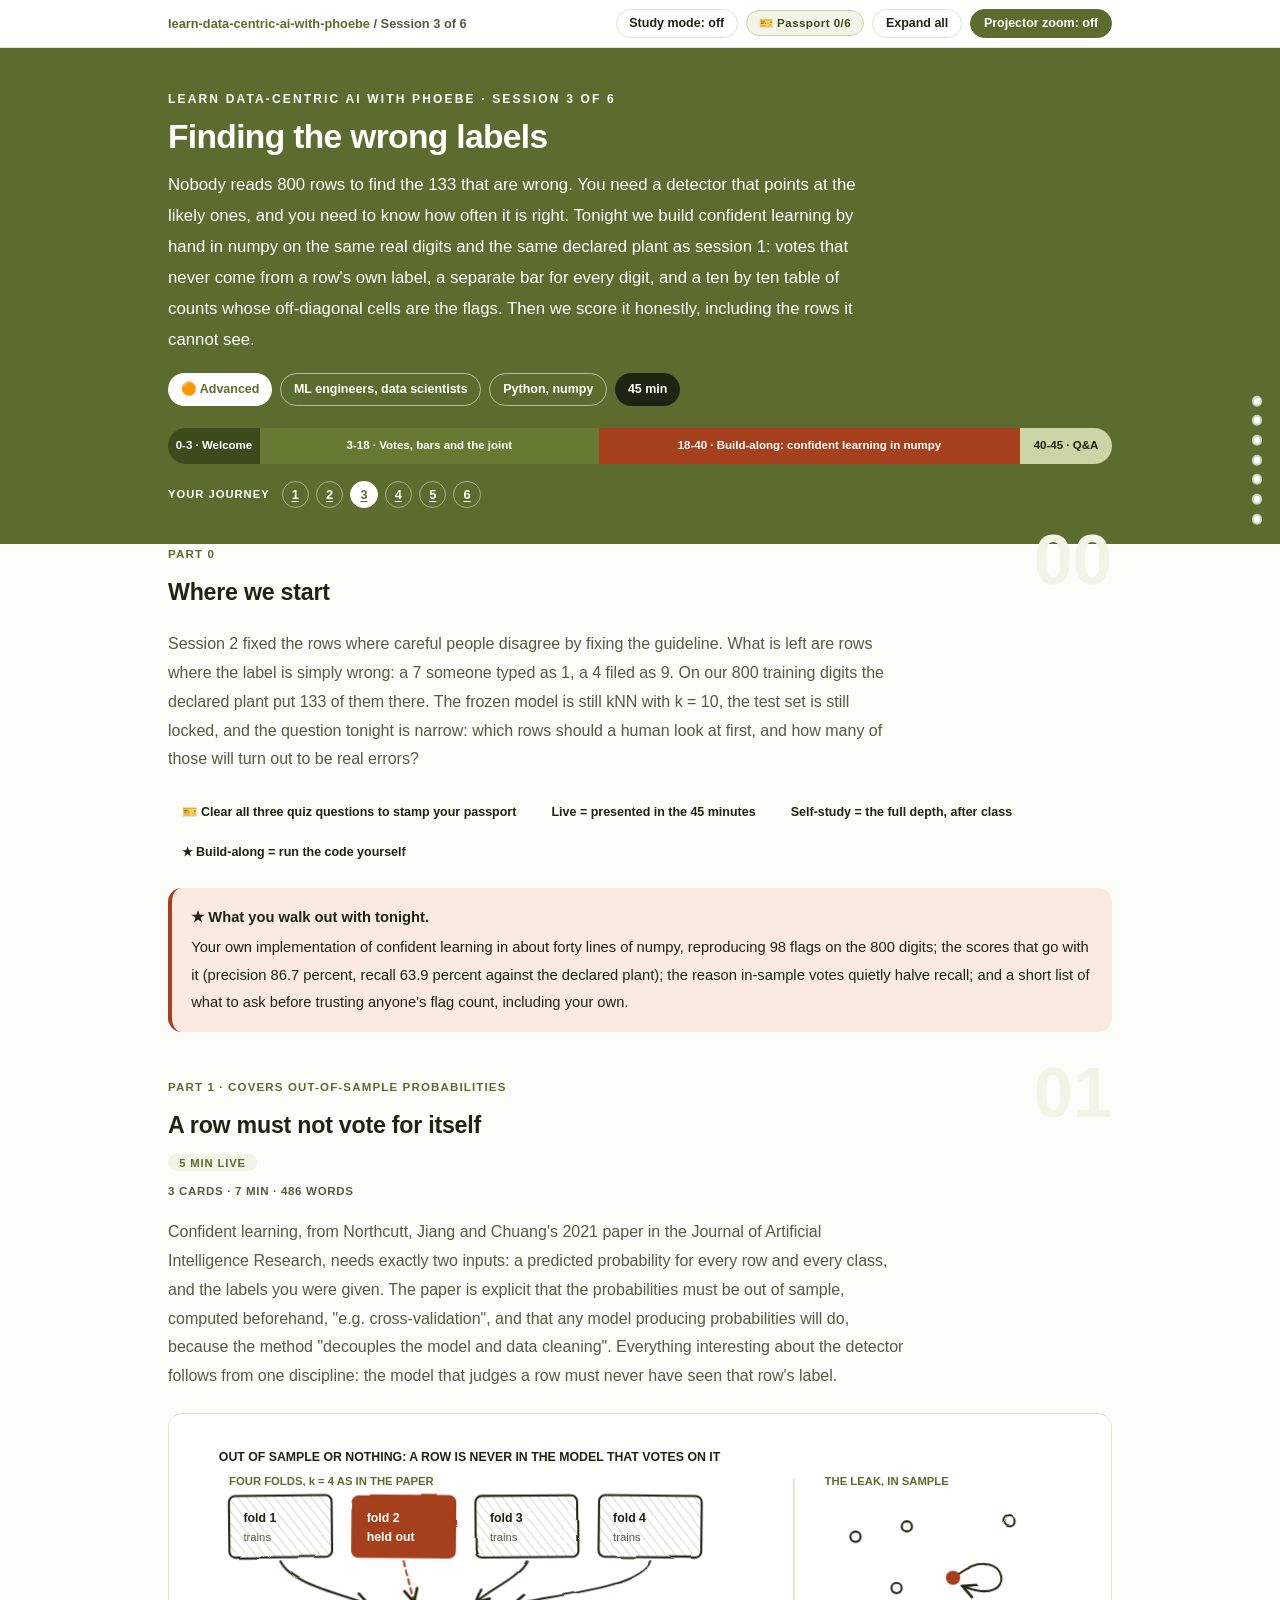
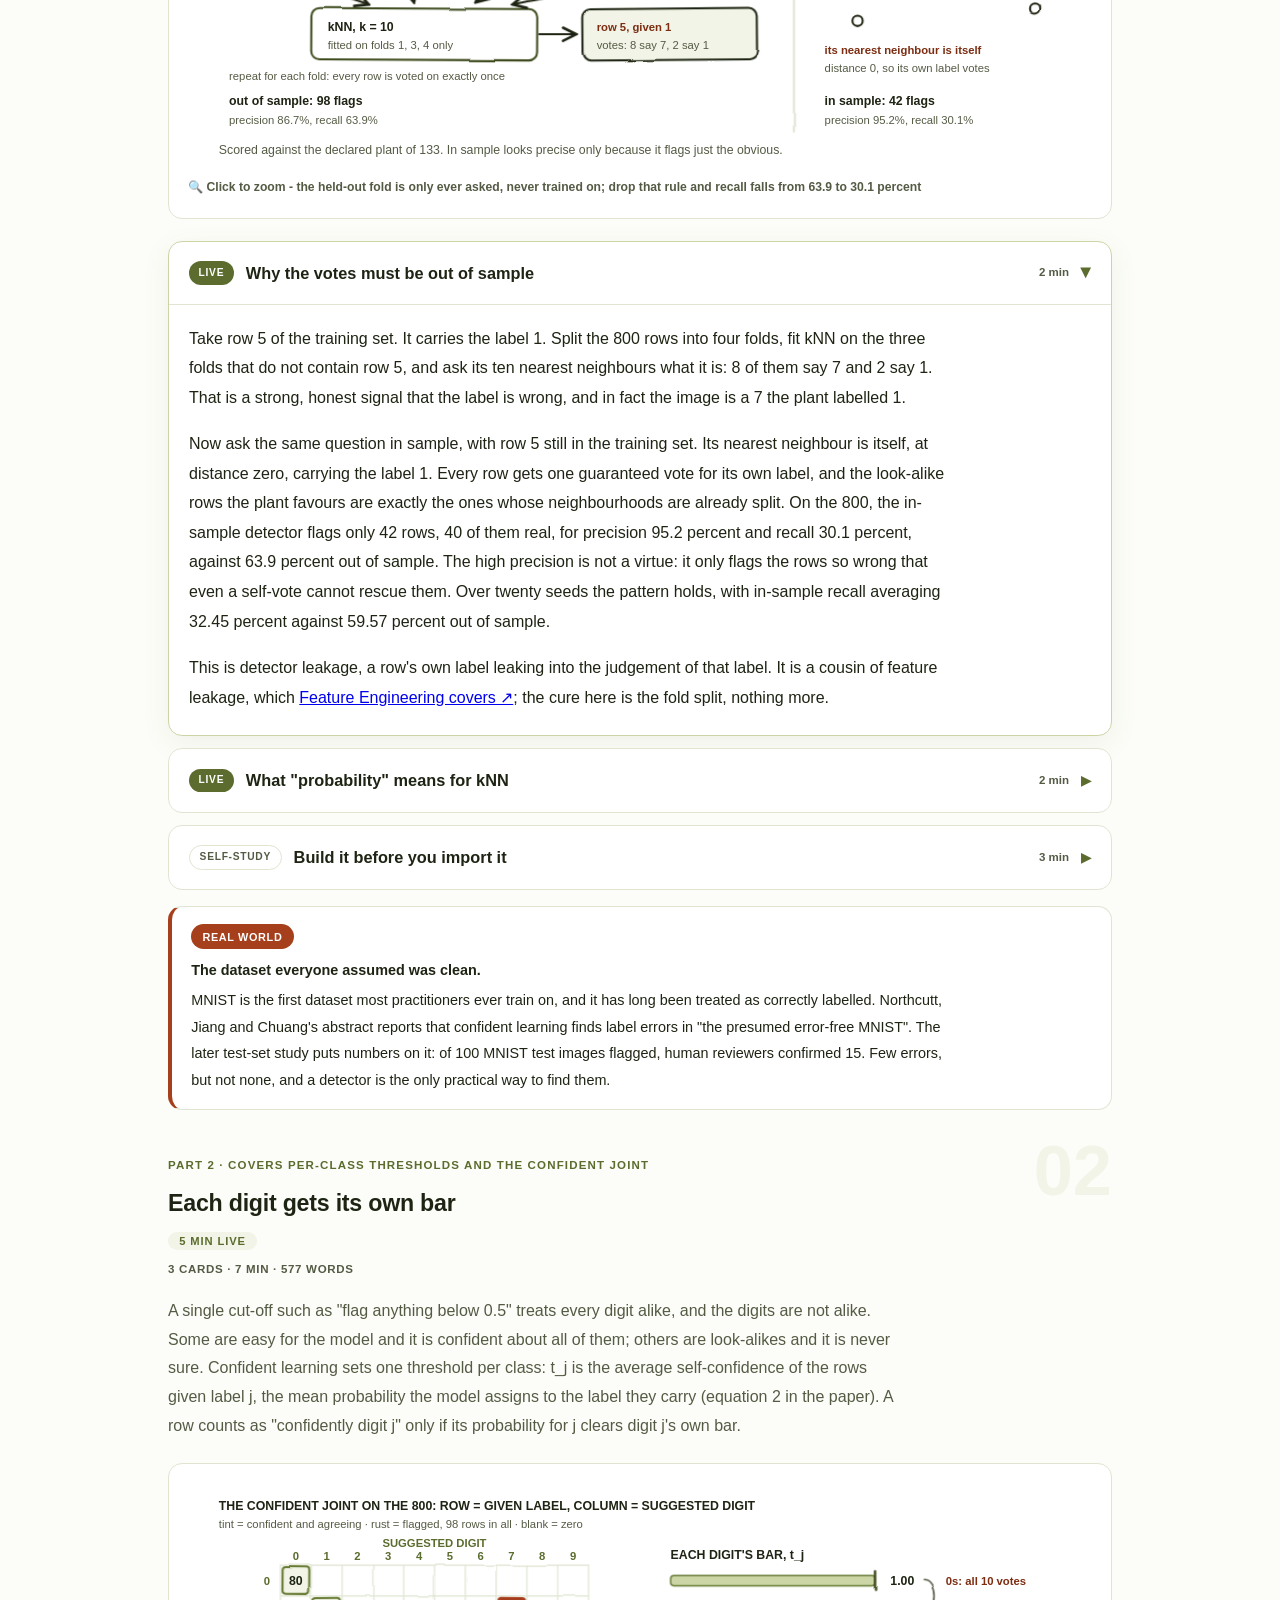
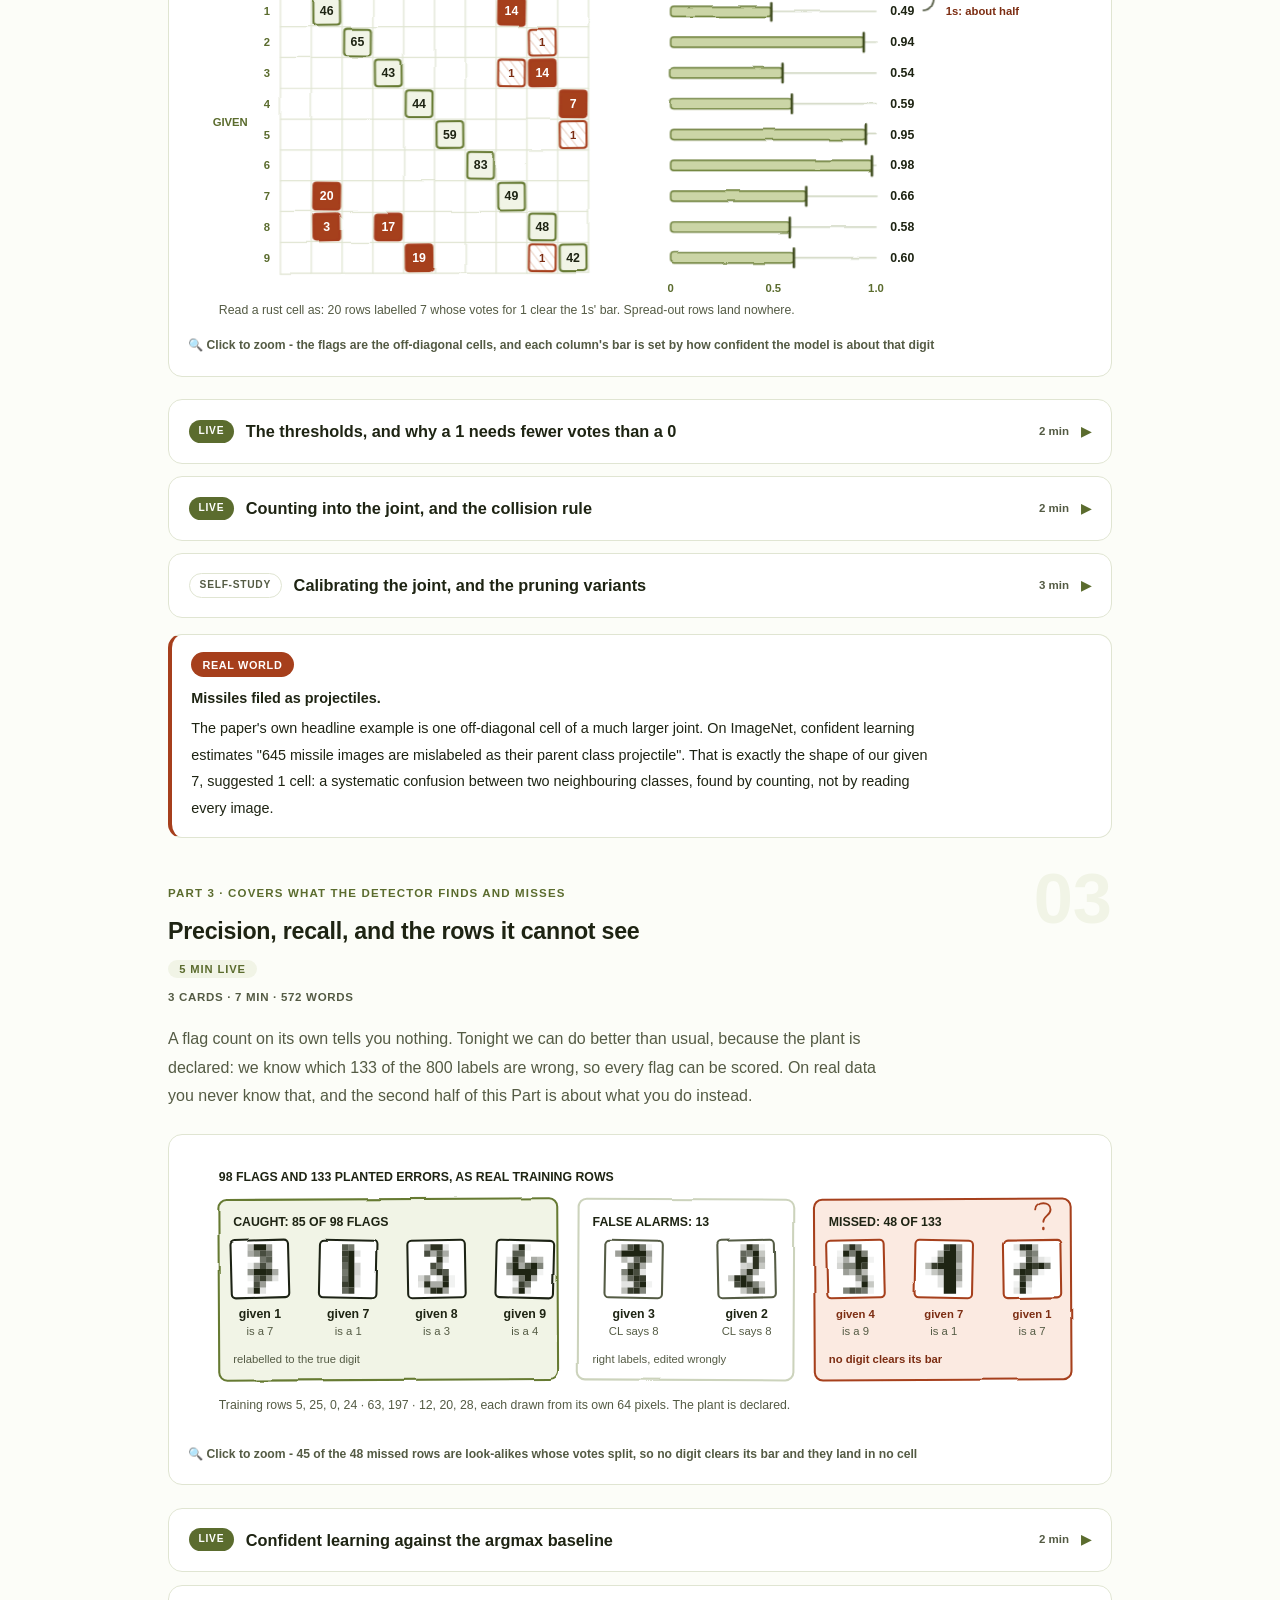
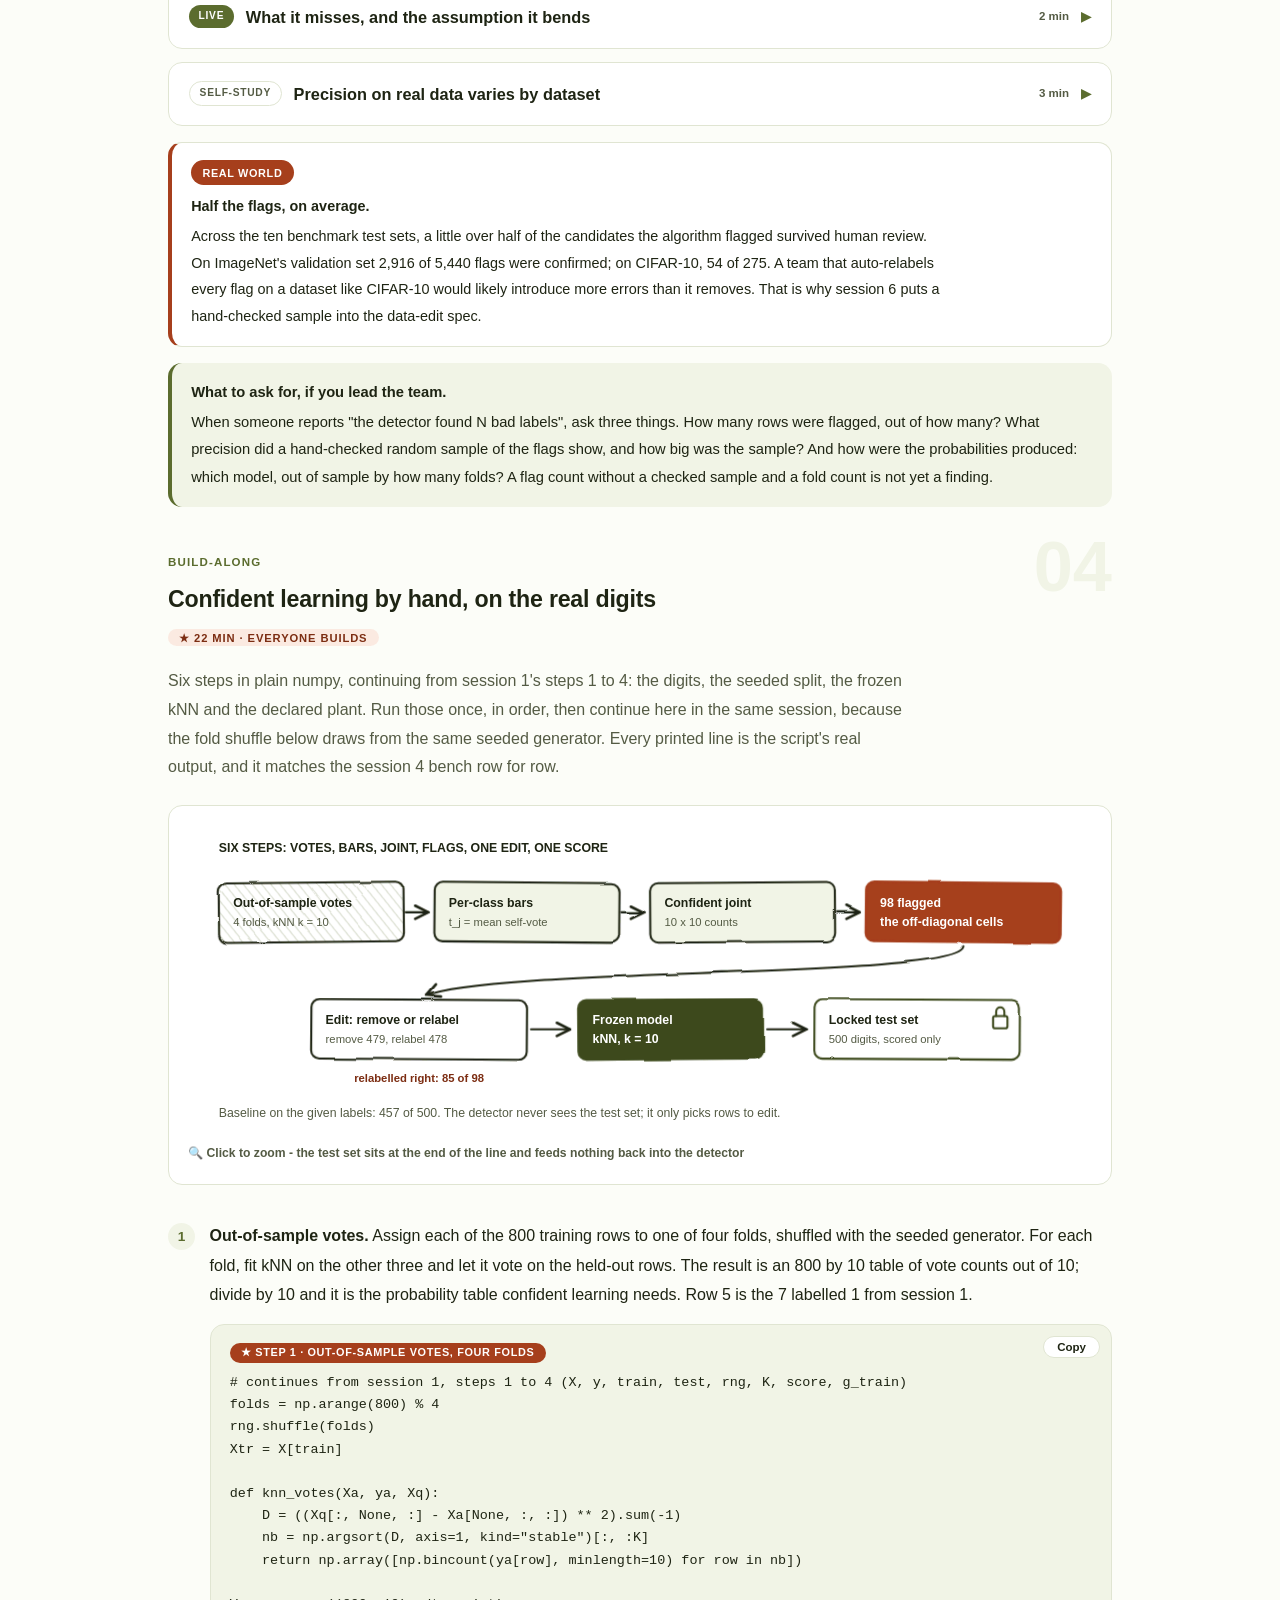
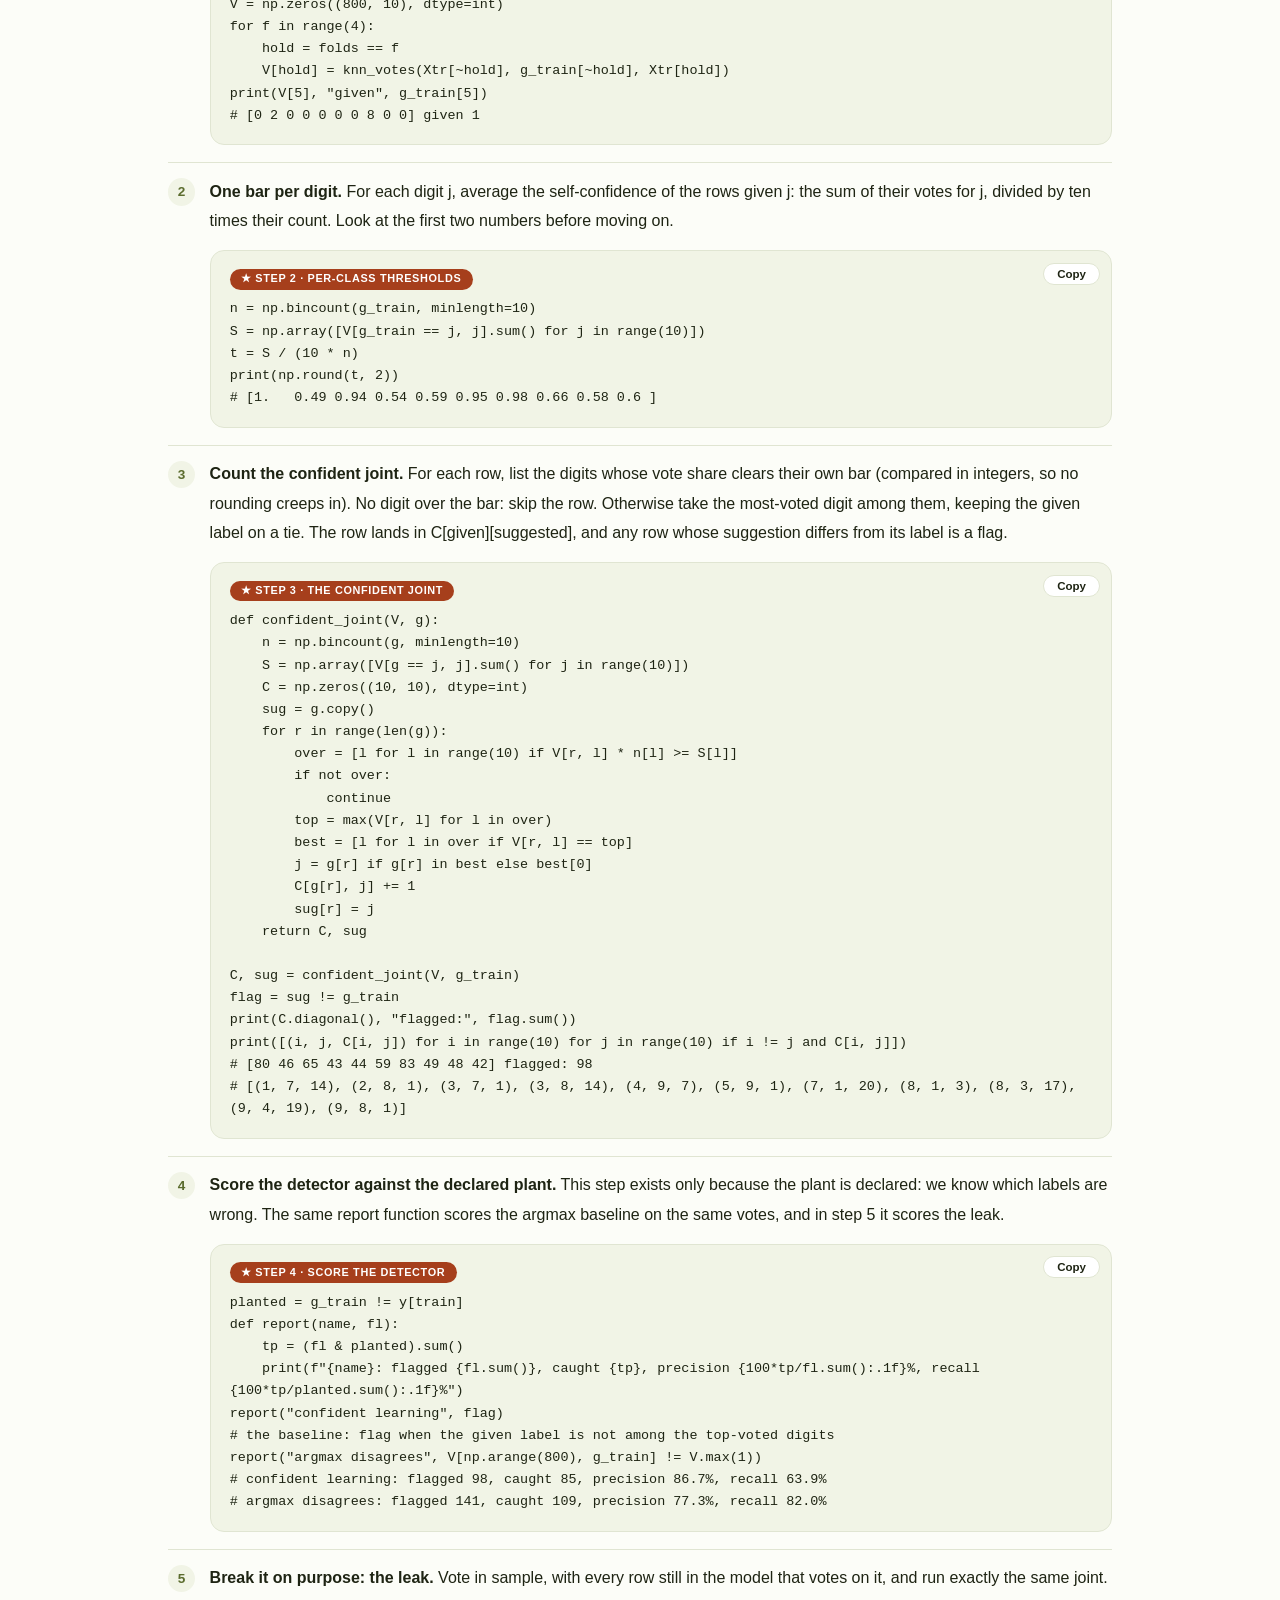
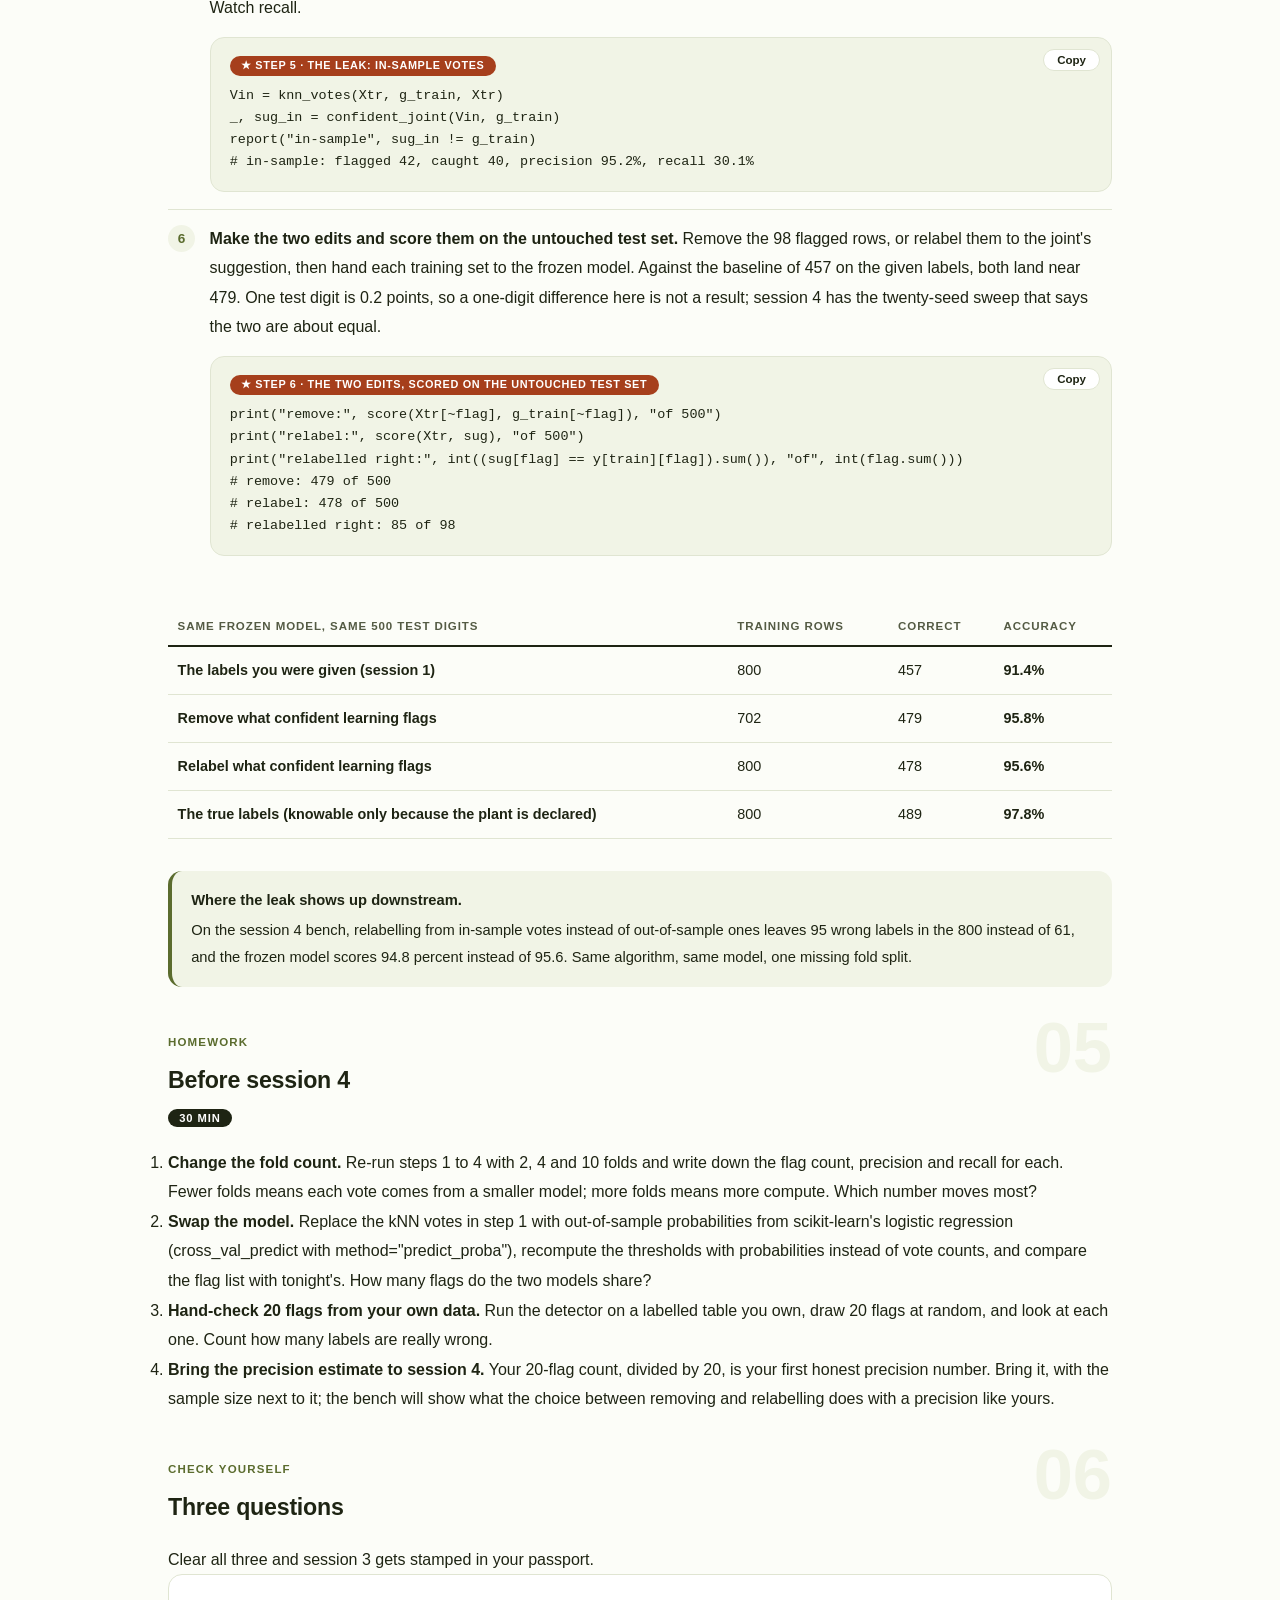
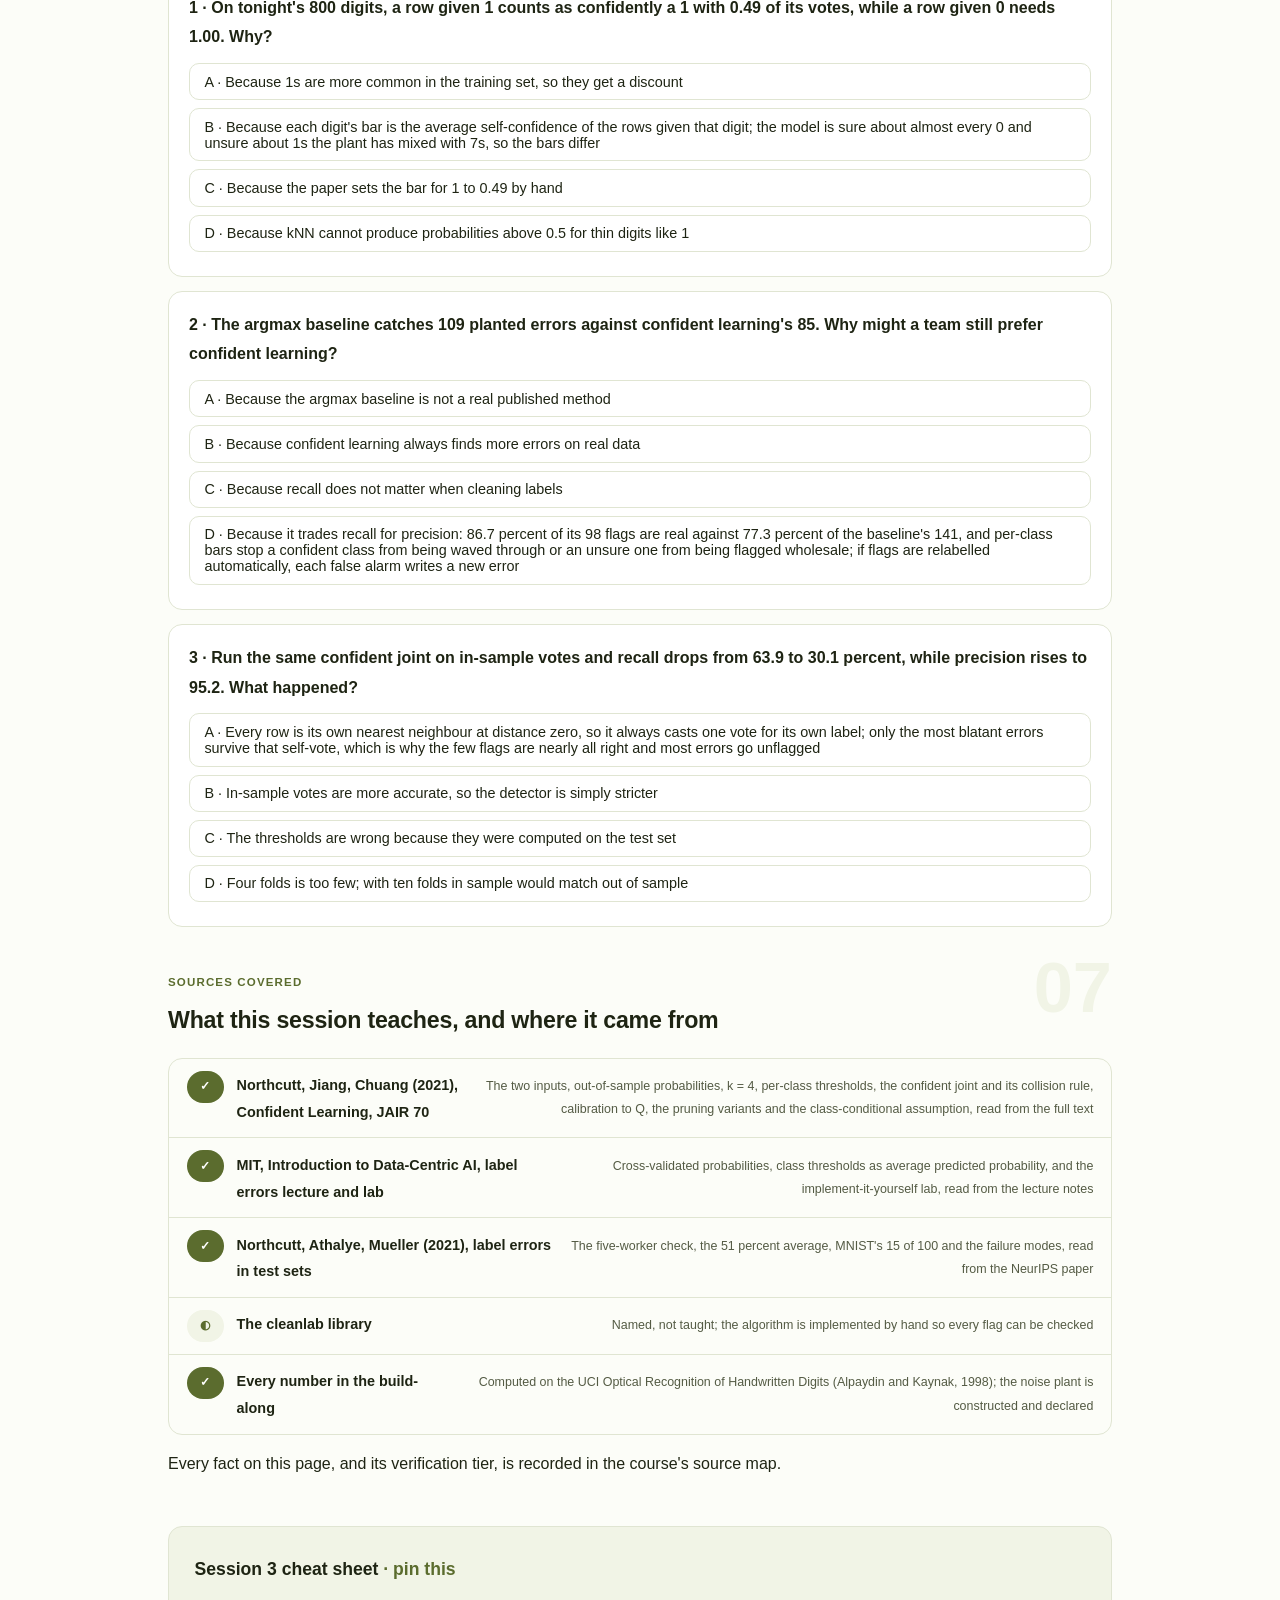
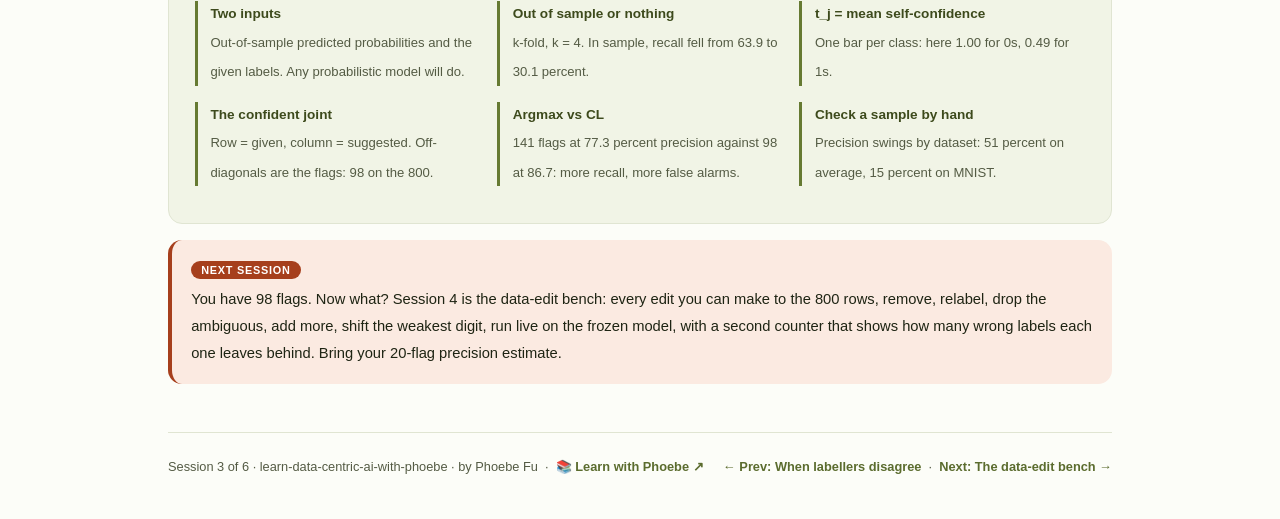
<file: courses/03-finding-the-wrong-labels.html>
<!DOCTYPE html>
<html lang="en">
<head>
<meta charset="UTF-8">
<meta name="viewport" content="width=device-width, initial-scale=1.0">
<!-- social:start -->
<meta name="description" content="Session 3 of 6. Confident learning by hand in numpy: out-of-sample votes, a bar per digit, the confident joint, and an honest score against a declared plant. 98 flags, 85 real, and the rows it cannot see.">
<meta property="og:type" content="article">
<meta property="og:site_name" content="Learn with Phoebe">
<meta property="og:title" content="Finding the wrong labels - learn data-centric ai with phoebe">
<meta property="og:description" content="Session 3 of 6. Out-of-sample votes, per-class thresholds and the confident joint on 800 real digits: 98 flagged, precision 86.7 percent, recall 63.9 percent, and why in-sample votes drop recall to 30.1.">
<meta property="og:url" content="https://phoebefu6.github.io/learn-data-centric-ai-with-phoebe/courses/03-finding-the-wrong-labels.html">
<meta property="og:image" content="https://phoebefu6.github.io/learn-data-centric-ai-with-phoebe/assets/og-cover.png">
<meta property="og:image:width" content="1200">
<meta property="og:image:height" content="630">
<meta name="twitter:card" content="summary_large_image">
<meta name="twitter:title" content="Finding the wrong labels - learn data-centric ai with phoebe">
<meta name="twitter:description" content="Session 3 of 6. Build confident learning by hand and score it against a declared plant: 98 flags, 85 real.">
<meta name="twitter:image" content="https://phoebefu6.github.io/learn-data-centric-ai-with-phoebe/assets/og-cover.png">
<!-- social:end -->
<title>Session 3 · Finding the wrong labels - learn data-centric ai with phoebe</title>
<link rel="stylesheet" href="../assets/style.css?v=23">
</head>
<body>

<div class="toolbar">
  <div class="wrap">
    <span class="crumb"><a href="../index.html">learn-data-centric-ai-with-phoebe</a> / Session 3 of 6</span>
    <button class="btn" id="toggle-all" type="button">Expand all</button>
    <button class="btn primary" id="zoom-toggle" type="button">Projector zoom: off</button>
  </div>
</div>

<header class="masthead">
  <div class="wrap">
    <div class="eyebrow">Learn Data-Centric AI with Phoebe · Session 3 of 6</div>
    <h1>Finding the <span class="accent">wrong labels</span></h1>
    <p class="sub">Nobody reads 800 rows to find the 133 that are wrong. You need a detector that points at the likely ones, and you need to know how often it is right. Tonight we build confident learning by hand in numpy on the same real digits and the same declared plant as session 1: votes that never come from a row's own label, a separate bar for every digit, and a ten by ten table of counts whose off-diagonal cells are the flags. Then we score it honestly, including the rows it cannot see.</p>
    <div class="chip-row">
      <span class="chip level">🟠 Advanced</span>
      <span class="chip audience">ML engineers, data scientists</span>
      <span class="chip audience">Python, numpy</span>
      <span class="chip time">45 min</span>
    </div>
    <div class="agenda">
      <span class="a1" style="flex:1">0-3 · Welcome</span>
      <span class="a2" style="flex:4">3-18 · Votes, bars and the joint</span>
      <span class="a3" style="flex:5">18-40 · Build-along: confident learning in numpy</span>
      <span class="a4" style="flex:1">40-45 · Q&amp;A</span>
    </div>
  </div>
</header>

<main class="wrap">

  <section class="section" id="intro">
    <div class="section-kicker">
      <span class="klabel">Part 0</span>
      <h2>Where we start</h2>
    </div>
    <p class="lede">Session 2 fixed the rows where careful people disagree by fixing the guideline. What is left are rows where the label is simply wrong: a 7 someone typed as 1, a 4 filed as 9. On our 800 training digits the declared plant put 133 of them there. The frozen model is still kNN with k = 10, the test set is still locked, and the question tonight is narrow: which rows should a human look at first, and how many of those will turn out to be real errors?</p>

    <div class="legend">
      <span class="pill">🎫 Clear all three quiz questions to stamp your passport</span>
      <span class="pill">Live = presented in the 45 minutes</span>
      <span class="pill">Self-study = the full depth, after class</span>
      <span class="pill">★ Build-along = run the code yourself</span>
    </div>

    <div class="callout win">
      <p><strong>★ What you walk out with tonight.</strong> Your own implementation of confident learning in about forty lines of numpy, reproducing 98 flags on the 800 digits; the scores that go with it (precision 86.7 percent, recall 63.9 percent against the declared plant); the reason in-sample votes quietly halve recall; and a short list of what to ask before trusting anyone's flag count, including your own.</p>
    </div>
  </section>

  <section class="section" id="part-1">
    <div class="section-kicker">
      <span class="klabel">Part 1 · covers out-of-sample probabilities</span>
      <h2>A row must not vote for itself</h2>
      <span class="tag concept">5 min live</span>
    </div>
    <p class="lede">Confident learning, from Northcutt, Jiang and Chuang's 2021 paper in the Journal of Artificial Intelligence Research, needs exactly two inputs: a predicted probability for every row and every class, and the labels you were given. The paper is explicit that the probabilities must be out of sample, computed beforehand, "e.g. cross-validation", and that any model producing probabilities will do, because the method "decouples the model and data cleaning". Everything interesting about the detector follows from one discipline: the model that judges a row must never have seen that row's label.</p>

    <figure class="zoomable">
      <svg viewBox="0 0 880 324" xmlns="http://www.w3.org/2000/svg" role="img" aria-label="Left: the 800 training rows split into four folds. Fold 3 is held out; a kNN fitted on folds 1, 2 and 4 votes on each of its rows, for example row 5, given 1, where 8 of 10 neighbours say 7 and 2 say 1. Repeated for each fold, every row gets votes once. Out of sample: 98 flags, precision 86.7 percent, recall 63.9 percent. Right: the in-sample leak, where a row is its own nearest neighbour at distance zero and votes for its own label. In sample: 42 flags, precision 95.2 percent, recall 30.1 percent.">
        <defs>
          <filter id="s3aSk" x="-3%" y="-3%" width="106%" height="106%"><feTurbulence type="fractalNoise" baseFrequency="0.02" numOctaves="2" seed="53" result="n"/><feDisplacementMap in="SourceGraphic" in2="n" scale="2.4" xChannelSelector="R" yChannelSelector="G"/></filter>
          <pattern id="s3aHc" patternUnits="userSpaceOnUse" width="7" height="7" patternTransform="rotate(-38)"><line x1="0" y1="0" x2="0" y2="7" stroke="#5B6C2E" stroke-width="1" opacity=".5"/></pattern>
          <marker id="s3aAr" viewBox="0 0 10 10" refX="9" refY="5" markerWidth="8" markerHeight="8" orient="auto"><path d="M1 1 L9 5 L1 9" fill="none" stroke="#1E2413" stroke-width="1.6" stroke-linecap="round"/></marker>
        </defs>
        <style>
          .s3aH { font: 800 12px Inter, sans-serif; fill: #1E2413; }
          .s3aL { font: 600 12px Inter, sans-serif; fill: #1E2413; }
          .s3aS { font: 400 11px Inter, sans-serif; fill: #545B44; }
          .s3aB { font: 800 11px Inter, sans-serif; fill: #7C2D12; }
          .s3aW { font: 800 12px Inter, sans-serif; fill: #FFFFFF; }
          .s3aA { font: 700 11px Inter, sans-serif; fill: #5B6C2E; }
          .s3aN { font: 400 12px Inter, sans-serif; fill: #545B44; }
        </style>

        <text class="s3aH" x="30" y="26">OUT OF SAMPLE OR NOTHING: A ROW IS NEVER IN THE MODEL THAT VOTES ON IT</text>
        <text class="s3aA" x="40" y="50">FOUR FOLDS, k = 4 AS IN THE PAPER</text>
        <text class="s3aA" x="620" y="50">THE LEAK, IN SAMPLE</text>

        <g filter="url(#s3aSk)" fill="none" stroke="#1E2413" stroke-width="2" stroke-linecap="round" stroke-linejoin="round">
          <!-- four folds -->
          <rect x="40" y="60" width="100" height="60" rx="6" transform="rotate(-0.6 90 90)" fill="url(#s3aHc)"/>
          <rect x="160" y="60" width="100" height="60" rx="6" transform="rotate(0.5 210 90)" fill="#A63F1C" stroke="#A63F1C"/>
          <rect x="280" y="60" width="100" height="60" rx="6" transform="rotate(-0.4 330 90)" fill="url(#s3aHc)"/>
          <rect x="400" y="60" width="100" height="60" rx="6" transform="rotate(0.6 450 90)" fill="url(#s3aHc)"/>
          <!-- the kNN fitted on the other three -->
          <rect x="120" y="170" width="220" height="50" rx="8" transform="rotate(0.3 230 195)" fill="#FFFFFF" stroke="#3D4A1C"/>
          <path d="M90 124 C100 146 150 156 176 166" marker-end="url(#s3aAr)"/>
          <path d="M210 124 L220 164" stroke="#A63F1C" stroke-dasharray="5 4" marker-end="url(#s3aAr)"/>
          <path d="M450 124 C440 150 360 156 316 166" marker-end="url(#s3aAr)"/>
          <path d="M330 124 C322 140 296 150 280 164" marker-end="url(#s3aAr)"/>
          <!-- output for one row -->
          <rect x="384" y="170" width="170" height="50" rx="8" transform="rotate(-0.5 469 195)" fill="#F1F4E6"/>
          <path d="M342 195 L378 195" marker-end="url(#s3aAr)"/>
          <!-- divider -->
          <path d="M590 44 L590 290" stroke="#E0E5D2"/>
          <!-- in-sample cluster -->
          <circle cx="650" cy="100" r="5"/>
          <circle cx="700" cy="90" r="5"/>
          <circle cx="690" cy="150" r="5"/>
          <circle cx="800" cy="85" r="5"/>
          <circle cx="824" cy="170" r="5"/>
          <circle cx="652" cy="182" r="5"/>
          <circle cx="745" cy="140" r="6" fill="#A63F1C" stroke="#A63F1C"/>
          <path d="M751 136 C798 102 812 172 754 148" marker-end="url(#s3aAr)"/>
        </g>

        <text class="s3aL" x="54" y="86">fold 1</text>
        <text class="s3aS" x="54" y="104">trains</text>
        <text class="s3aW" x="174" y="86">fold 2</text>
        <text class="s3aW" x="174" y="104">held out</text>
        <text class="s3aL" x="294" y="86">fold 3</text>
        <text class="s3aS" x="294" y="104">trains</text>
        <text class="s3aL" x="414" y="86">fold 4</text>
        <text class="s3aS" x="414" y="104">trains</text>
        <text class="s3aL" x="136" y="192">kNN, k = 10</text>
        <text class="s3aS" x="136" y="209">fitted on folds 1, 3, 4 only</text>
        <text class="s3aB" x="398" y="192">row 5, given 1</text>
        <text class="s3aS" x="398" y="209">votes: 8 say 7, 2 say 1</text>
        <text class="s3aS" x="40" y="240">repeat for each fold: every row is voted on exactly once</text>
        <text class="s3aL" x="40" y="264">out of sample: 98 flags</text>
        <text class="s3aS" x="40" y="282">precision 86.7%, recall 63.9%</text>
        <text class="s3aB" x="620" y="214">its nearest neighbour is itself</text>
        <text class="s3aS" x="620" y="232">distance 0, so its own label votes</text>
        <text class="s3aL" x="620" y="264">in sample: 42 flags</text>
        <text class="s3aS" x="620" y="282">precision 95.2%, recall 30.1%</text>

        <text class="s3aN" x="30" y="312">Scored against the declared plant of 133. In sample looks precise only because it flags just the obvious.</text>
      </svg>
      <figcaption>🔍 Click to zoom - the held-out fold is only ever asked, never trained on; drop that rule and recall falls from 63.9 to 30.1 percent</figcaption>
    </figure>

    <details class="card" open>
      <summary><span class="mode live">Live</span>Why the votes must be out of sample<span class="mini">2 min</span><span class="caret">▶</span></summary>
      <div class="body">
        <p>Take row 5 of the training set. It carries the label 1. Split the 800 rows into four folds, fit kNN on the three folds that do not contain row 5, and ask its ten nearest neighbours what it is: 8 of them say 7 and 2 say 1. That is a strong, honest signal that the label is wrong, and in fact the image is a 7 the plant labelled 1.</p>
        <p>Now ask the same question in sample, with row 5 still in the training set. Its nearest neighbour is itself, at distance zero, carrying the label 1. Every row gets one guaranteed vote for its own label, and the look-alike rows the plant favours are exactly the ones whose neighbourhoods are already split. On the 800, the in-sample detector flags only 42 rows, 40 of them real, for precision 95.2 percent and recall 30.1 percent, against 63.9 percent out of sample. The high precision is not a virtue: it only flags the rows so wrong that even a self-vote cannot rescue them. Over twenty seeds the pattern holds, with in-sample recall averaging 32.45 percent against 59.57 percent out of sample.</p>
        <p>This is detector leakage, a row's own label leaking into the judgement of that label. It is a cousin of feature leakage, which <a href="https://phoebefu6.github.io/learn-feature-engineering-with-phoebe/courses/b5-leakage.html">Feature Engineering covers ↗</a>; the cure here is the fold split, nothing more.</p>
      </div>
    </details>

    <details class="card">
      <summary><span class="mode live">Live</span>What "probability" means for kNN<span class="mini">2 min</span><span class="caret">▶</span></summary>
      <div class="body">
        <p>Confident learning asks for an n by m table of predicted probabilities: here 800 rows by 10 digits. A kNN with k = 10 gives the simplest version there is: the share of the ten neighbours voting for each digit. Row 5's row of the table is 0.2 for 1, 0.8 for 7, zero elsewhere. The probabilities move in steps of 0.1, they are not calibrated in any formal sense, and it does not matter much, because the next step compares each row against a bar set by the same model on the same data.</p>
        <p>The paper fixes k = 4 folds in its cross-validation experiments, and we do the same. Any model that outputs probabilities can replace kNN: logistic regression, a gradient-boosted tree, a fine-tuned network. What cannot change is that each row's probabilities come from a model fitted without it. The homework swaps the model and compares the flags.</p>
      </div>
    </details>

    <details class="card">
      <summary><span class="mode self">Self-study</span>Build it before you import it<span class="mini">3 min</span><span class="caret">▶</span></summary>
      <div class="body">
        <p>MIT's Introduction to Data-Centric AI, taught by Anish Athalye, Curtis Northcutt and Jonas Mueller, runs the label-errors lecture on the same pieces: out-of-sample predicted probabilities via cross-validation, "The thresholds for each class are the average predicted probability of examples in that class", and confident counting. Its lab asks for "your own implementation of automatic label error identification using Confident Learning". The open-source cleanlab library packages the method, and it is not taught here: writing it by hand once is how you learn which choices, the fold count, the tie rule, the model, move the flag list, and it gives you something you can check line by line.</p>
      </div>
    </details>

    <div class="callout example">
      <span class="ex-pill">Real world</span>
      <p><strong>The dataset everyone assumed was clean.</strong> MNIST is the first dataset most practitioners ever train on, and it has long been treated as correctly labelled. Northcutt, Jiang and Chuang's abstract reports that confident learning finds label errors in "the presumed error-free MNIST". The later test-set study puts numbers on it: of 100 MNIST test images flagged, human reviewers confirmed 15. Few errors, but not none, and a detector is the only practical way to find them.</p>
    </div>
  </section>

  <section class="section" id="part-2">
    <div class="section-kicker">
      <span class="klabel">Part 2 · covers per-class thresholds and the confident joint</span>
      <h2>Each digit gets its own bar</h2>
      <span class="tag concept">5 min live</span>
    </div>
    <p class="lede">A single cut-off such as "flag anything below 0.5" treats every digit alike, and the digits are not alike. Some are easy for the model and it is confident about all of them; others are look-alikes and it is never sure. Confident learning sets one threshold per class: t_j is the average self-confidence of the rows given label j, the mean probability the model assigns to the label they carry (equation 2 in the paper). A row counts as "confidently digit j" only if its probability for j clears digit j's own bar.</p>

    <figure class="zoomable">
      <svg viewBox="0 0 880 430" xmlns="http://www.w3.org/2000/svg" role="img" aria-label="Left: the confident joint on the 800 training digits as a 10 by 10 grid, rows are the given label and columns the suggested digit. Diagonal counts 80, 46, 65, 43, 44, 59, 83, 49, 48, 42. Off-diagonal cells, the flags, total 98: given 7 suggested 1, 20; given 9 suggested 4, 19; given 8 suggested 3, 17; given 1 suggested 7, 14; given 3 suggested 8, 14; given 4 suggested 9, 7; given 8 suggested 1, 3; and one each for given 2 suggested 8, given 3 suggested 7, given 5 suggested 9 and given 9 suggested 8. Right: each digit's threshold on a 0 to 1 scale: 1.00, 0.49, 0.94, 0.54, 0.59, 0.95, 0.98, 0.66, 0.58, 0.60.">
        <defs>
          <filter id="s3bSk" x="-3%" y="-3%" width="106%" height="106%"><feTurbulence type="fractalNoise" baseFrequency="0.02" numOctaves="2" seed="61" result="n"/><feDisplacementMap in="SourceGraphic" in2="n" scale="2.4" xChannelSelector="R" yChannelSelector="G"/></filter>
          <pattern id="s3bHc" patternUnits="userSpaceOnUse" width="7" height="7" patternTransform="rotate(-38)"><line x1="0" y1="0" x2="0" y2="7" stroke="#A63F1C" stroke-width="1" opacity=".5"/></pattern>
          <marker id="s3bAr" viewBox="0 0 10 10" refX="9" refY="5" markerWidth="8" markerHeight="8" orient="auto"><path d="M1 1 L9 5 L1 9" fill="none" stroke="#1E2413" stroke-width="1.6" stroke-linecap="round"/></marker>
        </defs>
        <style>
          .s3bH { font: 800 12px Inter, sans-serif; fill: #1E2413; }
          .s3bL { font: 600 12px Inter, sans-serif; fill: #1E2413; }
          .s3bS { font: 400 11px Inter, sans-serif; fill: #545B44; }
          .s3bB { font: 800 11px Inter, sans-serif; fill: #7C2D12; }
          .s3bW { font: 800 12px Inter, sans-serif; fill: #FFFFFF; }
          .s3bA { font: 700 11px Inter, sans-serif; fill: #5B6C2E; }
          .s3bN { font: 400 12px Inter, sans-serif; fill: #545B44; }
        </style>

        <text class="s3bH" x="30" y="26">THE CONFIDENT JOINT ON THE 800: ROW = GIVEN LABEL, COLUMN = SUGGESTED DIGIT</text>
        <text class="s3bS" x="30" y="44">tint = confident and agreeing · rust = flagged, 98 rows in all · blank = zero</text>

        <g filter="url(#s3bSk)" fill="none" stroke="#1E2413" stroke-width="2" stroke-linecap="round" stroke-linejoin="round">
          <!-- grid lines -->
          <path d="M90 80 L390 80 M90 110 L390 110 M90 140 L390 140 M90 170 L390 170 M90 200 L390 200 M90 230 L390 230 M90 260 L390 260 M90 290 L390 290 M90 320 L390 320 M90 350 L390 350 M90 380 L390 380" stroke="#E0E5D2" stroke-width="1.2"/>
          <path d="M90 80 L90 380 M120 80 L120 380 M150 80 L150 380 M180 80 L180 380 M210 80 L210 380 M240 80 L240 380 M270 80 L270 380 M300 80 L300 380 M330 80 L330 380 M360 80 L360 380 M390 80 L390 380" stroke="#E0E5D2" stroke-width="1.2"/>
          <!-- diagonal -->
          <rect x="92" y="82" width="26" height="26" rx="3" transform="rotate(0.5 105 95)" fill="#F1F4E6" stroke="#667A32"/>
          <rect x="122" y="112" width="26" height="26" rx="3" transform="rotate(-0.5 135 125)" fill="#F1F4E6" stroke="#667A32"/>
          <rect x="152" y="142" width="26" height="26" rx="3" transform="rotate(0.5 165 155)" fill="#F1F4E6" stroke="#667A32"/>
          <rect x="182" y="172" width="26" height="26" rx="3" transform="rotate(-0.5 195 185)" fill="#F1F4E6" stroke="#667A32"/>
          <rect x="212" y="202" width="26" height="26" rx="3" transform="rotate(0.5 225 215)" fill="#F1F4E6" stroke="#667A32"/>
          <rect x="242" y="232" width="26" height="26" rx="3" transform="rotate(-0.5 255 245)" fill="#F1F4E6" stroke="#667A32"/>
          <rect x="272" y="262" width="26" height="26" rx="3" transform="rotate(0.5 285 275)" fill="#F1F4E6" stroke="#667A32"/>
          <rect x="302" y="292" width="26" height="26" rx="3" transform="rotate(-0.5 315 305)" fill="#F1F4E6" stroke="#667A32"/>
          <rect x="332" y="322" width="26" height="26" rx="3" transform="rotate(0.5 345 335)" fill="#F1F4E6" stroke="#667A32"/>
          <rect x="362" y="352" width="26" height="26" rx="3" transform="rotate(-0.5 375 365)" fill="#F1F4E6" stroke="#667A32"/>
          <!-- off-diagonal flags: large counts solid rust, singles hatched -->
          <rect x="302" y="112" width="26" height="26" rx="3" transform="rotate(0.8 315 125)" fill="#A63F1C" stroke="#A63F1C"/>
          <rect x="332" y="142" width="26" height="26" rx="3" transform="rotate(-0.8 345 155)" fill="url(#s3bHc)" stroke="#A63F1C"/>
          <rect x="302" y="172" width="26" height="26" rx="3" transform="rotate(0.6 315 185)" fill="url(#s3bHc)" stroke="#A63F1C"/>
          <rect x="332" y="172" width="26" height="26" rx="3" transform="rotate(-0.6 345 185)" fill="#A63F1C" stroke="#A63F1C"/>
          <rect x="362" y="202" width="26" height="26" rx="3" transform="rotate(0.7 375 215)" fill="#A63F1C" stroke="#A63F1C"/>
          <rect x="362" y="232" width="26" height="26" rx="3" transform="rotate(-0.7 375 245)" fill="url(#s3bHc)" stroke="#A63F1C"/>
          <rect x="122" y="292" width="26" height="26" rx="3" transform="rotate(0.8 135 305)" fill="#A63F1C" stroke="#A63F1C"/>
          <rect x="122" y="322" width="26" height="26" rx="3" transform="rotate(-0.8 135 335)" fill="#A63F1C" stroke="#A63F1C"/>
          <rect x="182" y="322" width="26" height="26" rx="3" transform="rotate(0.6 195 335)" fill="#A63F1C" stroke="#A63F1C"/>
          <rect x="212" y="352" width="26" height="26" rx="3" transform="rotate(-0.6 225 365)" fill="#A63F1C" stroke="#A63F1C"/>
          <rect x="332" y="352" width="26" height="26" rx="3" transform="rotate(0.7 345 365)" fill="url(#s3bHc)" stroke="#A63F1C"/>
          <!-- threshold bars -->
          <path d="M470 95 L670 95 M470 125 L670 125 M470 155 L670 155 M470 185 L670 185 M470 215 L670 215 M470 245 L670 245 M470 275 L670 275 M470 305 L670 305 M470 335 L670 335 M470 365 L670 365" stroke="#CCD3BC" stroke-width="1.4"/>
          <rect x="470" y="90" width="200" height="10" rx="3" fill="#CBD5A6" stroke="#667A32" stroke-width="1.4"/>
          <rect x="470" y="120" width="98" height="10" rx="3" fill="#CBD5A6" stroke="#667A32" stroke-width="1.4"/>
          <rect x="470" y="150" width="188" height="10" rx="3" fill="#CBD5A6" stroke="#667A32" stroke-width="1.4"/>
          <rect x="470" y="180" width="108" height="10" rx="3" fill="#CBD5A6" stroke="#667A32" stroke-width="1.4"/>
          <rect x="470" y="210" width="118" height="10" rx="3" fill="#CBD5A6" stroke="#667A32" stroke-width="1.4"/>
          <rect x="470" y="240" width="190" height="10" rx="3" fill="#CBD5A6" stroke="#667A32" stroke-width="1.4"/>
          <rect x="470" y="270" width="196" height="10" rx="3" fill="#CBD5A6" stroke="#667A32" stroke-width="1.4"/>
          <rect x="470" y="300" width="132" height="10" rx="3" fill="#CBD5A6" stroke="#667A32" stroke-width="1.4"/>
          <rect x="470" y="330" width="116" height="10" rx="3" fill="#CBD5A6" stroke="#667A32" stroke-width="1.4"/>
          <rect x="470" y="360" width="120" height="10" rx="3" fill="#CBD5A6" stroke="#667A32" stroke-width="1.4"/>
          <path d="M670 86 L670 104 M568 116 L568 134 M658 146 L658 164 M578 176 L578 194 M588 206 L588 224 M660 236 L660 254 M666 266 L666 284 M602 296 L602 314 M586 326 L586 344 M590 356 L590 374" stroke="#3D4A1C" stroke-width="2.4"/>
          <!-- doodle anchor: a bracket pointing from the 1s bar to the 0s bar -->
          <path d="M716 95 C730 95 730 125 716 125" stroke="#545B44" stroke-width="1.6"/>
        </g>

        <text class="s3bA" x="240" y="62" text-anchor="middle">SUGGESTED DIGIT</text>
        <text class="s3bA" x="105" y="75" text-anchor="middle">0</text>
        <text class="s3bA" x="135" y="75" text-anchor="middle">1</text>
        <text class="s3bA" x="165" y="75" text-anchor="middle">2</text>
        <text class="s3bA" x="195" y="75" text-anchor="middle">3</text>
        <text class="s3bA" x="225" y="75" text-anchor="middle">4</text>
        <text class="s3bA" x="255" y="75" text-anchor="middle">5</text>
        <text class="s3bA" x="285" y="75" text-anchor="middle">6</text>
        <text class="s3bA" x="315" y="75" text-anchor="middle">7</text>
        <text class="s3bA" x="345" y="75" text-anchor="middle">8</text>
        <text class="s3bA" x="375" y="75" text-anchor="middle">9</text>
        <text class="s3bA" x="24" y="237">GIVEN</text>
        <text class="s3bA" x="80" y="99" text-anchor="end">0</text>
        <text class="s3bA" x="80" y="129" text-anchor="end">1</text>
        <text class="s3bA" x="80" y="159" text-anchor="end">2</text>
        <text class="s3bA" x="80" y="189" text-anchor="end">3</text>
        <text class="s3bA" x="80" y="219" text-anchor="end">4</text>
        <text class="s3bA" x="80" y="249" text-anchor="end">5</text>
        <text class="s3bA" x="80" y="279" text-anchor="end">6</text>
        <text class="s3bA" x="80" y="309" text-anchor="end">7</text>
        <text class="s3bA" x="80" y="339" text-anchor="end">8</text>
        <text class="s3bA" x="80" y="369" text-anchor="end">9</text>

        <text class="s3bL" x="105" y="99" text-anchor="middle">80</text>
        <text class="s3bL" x="135" y="129" text-anchor="middle">46</text>
        <text class="s3bL" x="165" y="159" text-anchor="middle">65</text>
        <text class="s3bL" x="195" y="189" text-anchor="middle">43</text>
        <text class="s3bL" x="225" y="219" text-anchor="middle">44</text>
        <text class="s3bL" x="255" y="249" text-anchor="middle">59</text>
        <text class="s3bL" x="285" y="279" text-anchor="middle">83</text>
        <text class="s3bL" x="315" y="309" text-anchor="middle">49</text>
        <text class="s3bL" x="345" y="339" text-anchor="middle">48</text>
        <text class="s3bL" x="375" y="369" text-anchor="middle">42</text>

        <text class="s3bW" x="315" y="129" text-anchor="middle">14</text>
        <text class="s3bB" x="345" y="159" text-anchor="middle">1</text>
        <text class="s3bB" x="315" y="189" text-anchor="middle">1</text>
        <text class="s3bW" x="345" y="189" text-anchor="middle">14</text>
        <text class="s3bW" x="375" y="219" text-anchor="middle">7</text>
        <text class="s3bB" x="375" y="249" text-anchor="middle">1</text>
        <text class="s3bW" x="135" y="309" text-anchor="middle">20</text>
        <text class="s3bW" x="135" y="339" text-anchor="middle">3</text>
        <text class="s3bW" x="195" y="339" text-anchor="middle">17</text>
        <text class="s3bW" x="225" y="369" text-anchor="middle">19</text>
        <text class="s3bB" x="345" y="369" text-anchor="middle">1</text>

        <text class="s3bH" x="470" y="74">EACH DIGIT'S BAR, t_j</text>
        <text class="s3bL" x="684" y="99">1.00</text>
        <text class="s3bL" x="684" y="129">0.49</text>
        <text class="s3bL" x="684" y="159">0.94</text>
        <text class="s3bL" x="684" y="189">0.54</text>
        <text class="s3bL" x="684" y="219">0.59</text>
        <text class="s3bL" x="684" y="249">0.95</text>
        <text class="s3bL" x="684" y="279">0.98</text>
        <text class="s3bL" x="684" y="309">0.66</text>
        <text class="s3bL" x="684" y="339">0.58</text>
        <text class="s3bL" x="684" y="369">0.60</text>
        <text class="s3bB" x="738" y="99">0s: all 10 votes</text>
        <text class="s3bB" x="738" y="129">1s: about half</text>
        <text class="s3bA" x="470" y="398" text-anchor="middle">0</text>
        <text class="s3bA" x="570" y="398" text-anchor="middle">0.5</text>
        <text class="s3bA" x="670" y="398" text-anchor="middle">1.0</text>

        <text class="s3bN" x="30" y="420">Read a rust cell as: 20 rows labelled 7 whose votes for 1 clear the 1s' bar. Spread-out rows land nowhere.</text>
      </svg>
      <figcaption>🔍 Click to zoom - the flags are the off-diagonal cells, and each column's bar is set by how confident the model is about that digit</figcaption>
    </figure>

    <details class="card">
      <summary><span class="mode live">Live</span>The thresholds, and why a 1 needs fewer votes than a 0<span class="mini">2 min</span><span class="caret">▶</span></summary>
      <div class="body">
        <p>On the 800 training digits the bars come out as printed by the build-along: 0: 1.00, 1: 0.49, 2: 0.94, 3: 0.54, 4: 0.59, 5: 0.95, 6: 0.98, 7: 0.66, 8: 0.58, 9: 0.60. A row given 0 has to win all ten votes for 0 to look confidently like a 0, because 0s are easy and every other 0 does. A row needs only 0.49 of its votes for 1 to look confidently like a 1, because the plant has scrambled 1s and 7s and the model is rarely sure about either.</p>
        <p>That is the point of the per-class bar. The paper argues it makes the method robust to "heterogeneous class probability distributions" and to "class-imbalance": a class the model is over-confident about gets a proportionally higher bar, so its rows are not all waved through, and a class it is unsure about gets a lower one, so its rows are not all flagged.</p>
      </div>
    </details>

    <details class="card">
      <summary><span class="mode live">Live</span>Counting into the joint, and the collision rule<span class="mini">2 min</span><span class="caret">▶</span></summary>
      <div class="body">
        <p>The confident joint C is a ten by ten table. For every row given label i, find each digit j whose probability clears t_j. If exactly one does, add one to C[i][j]. If several do, the collision rule of equation 1 applies: take the one with the highest probability among those over their bars. Diagonal cells are rows whose label the votes confirm; off-diagonal cells are rows where the votes confidently point elsewhere, and those are the flags.</p>
        <p>On the 800 the diagonal holds 80, 46, 65, 43, 44, 59, 83, 49, 48 and 42, and the off-diagonals hold 98 rows. The big cells are the plant showing through: given 7 but suggested 1, 20 rows; given 9 suggested 4, 19; given 8 suggested 3, 17; given 1 suggested 7 and given 3 suggested 8, 14 each; given 4 suggested 9, 7. The small ones, 3 rows given 8 suggested 1 and single rows at 2 to 8, 3 to 7, 5 to 9 and 9 to 8, are where the detector disagrees with a label the plant never touched, and Part 3 checks them.</p>
        <p>A row whose probabilities clear no bar at all, such as a near-uniform spread of votes, lands in no cell. The paper counts that as a feature: the joint is "robust to pure noise or examples from an alien class". It is also, as Part 3 shows, where the missed errors hide.</p>
      </div>
    </details>

    <details class="card">
      <summary><span class="mode self">Self-study</span>Calibrating the joint, and the pruning variants<span class="mini">3 min</span><span class="caret">▶</span></summary>
      <div class="body">
        <p>The raw counts are not yet an estimate of the noise. Equation 3 of the paper calibrates C into Q, an estimate of the joint distribution of given and true labels: each row is rescaled so its sum matches the observed count of that given label, and the whole table is normalised to sum to 1. Q is what you would report as "an estimated share of 7s labelled 1".</p>
        <p>The paper then compares several ways to choose which rows to prune. The baseline C_confusion flags every row whose argmax disagrees with its label, which the authors describe as "similar to a single iteration of INCV". C_{y,y*} flags the off-diagonals of the confident joint, which is what we compute tonight. Prune by Class removes, per given class, the rows with the lowest self-confidence; Prune by Noise Rate ranks them by margin, the gap between the best other class and the given one; C+NR takes the intersection of the two. None of these variants is computed here; the build-along implements C_{y,y*} and C_confusion only, so every number on this page traces to one of those two.</p>
      </div>
    </details>

    <div class="callout example">
      <span class="ex-pill">Real world</span>
      <p><strong>Missiles filed as projectiles.</strong> The paper's own headline example is one off-diagonal cell of a much larger joint. On ImageNet, confident learning estimates "645 missile images are mislabeled as their parent class projectile". That is exactly the shape of our given 7, suggested 1 cell: a systematic confusion between two neighbouring classes, found by counting, not by reading every image.</p>
    </div>
  </section>

  <section class="section" id="part-3">
    <div class="section-kicker">
      <span class="klabel">Part 3 · covers what the detector finds and misses</span>
      <h2>Precision, recall, and the rows it cannot see</h2>
      <span class="tag concept">5 min live</span>
    </div>
    <p class="lede">A flag count on its own tells you nothing. Tonight we can do better than usual, because the plant is declared: we know which 133 of the 800 labels are wrong, so every flag can be scored. On real data you never know that, and the second half of this Part is about what you do instead.</p>

    <figure class="zoomable">
      <svg viewBox="0 0 880 272" xmlns="http://www.w3.org/2000/svg" role="img" aria-label="Real training digits in three bins. Caught, 85 of the 98 flags: row 5, a 7 given 1; row 25, a 1 given 7; row 0, a 3 given 8; row 24, a 4 given 9. False alarms, 13: row 63, a 3 given 3 that the detector calls 8; row 197, a 2 given 2 that it calls 8. Missed, 48 of the 133 planted: row 12, a 9 given 4; row 20, a 1 given 7; row 28, a 7 given 1; for all three no digit clears its bar.">
        <defs>
          <filter id="s3cSk" x="-3%" y="-3%" width="106%" height="106%"><feTurbulence type="fractalNoise" baseFrequency="0.02" numOctaves="2" seed="67" result="n"/><feDisplacementMap in="SourceGraphic" in2="n" scale="2.4" xChannelSelector="R" yChannelSelector="G"/></filter>
          <pattern id="s3cHc" patternUnits="userSpaceOnUse" width="7" height="7" patternTransform="rotate(-38)"><line x1="0" y1="0" x2="0" y2="7" stroke="#A63F1C" stroke-width="1" opacity=".5"/></pattern>
          <marker id="s3cAr" viewBox="0 0 10 10" refX="9" refY="5" markerWidth="8" markerHeight="8" orient="auto"><path d="M1 1 L9 5 L1 9" fill="none" stroke="#1E2413" stroke-width="1.6" stroke-linecap="round"/></marker>
        </defs>
        <style>
          .s3cH { font: 800 12px Inter, sans-serif; fill: #1E2413; }
          .s3cL { font: 600 12px Inter, sans-serif; fill: #1E2413; }
          .s3cS { font: 400 11px Inter, sans-serif; fill: #545B44; }
          .s3cB { font: 800 11px Inter, sans-serif; fill: #7C2D12; }
          .s3cN { font: 400 12px Inter, sans-serif; fill: #545B44; }
        </style>

        <text class="s3cH" x="30" y="26">98 FLAGS AND 133 PLANTED ERRORS, AS REAL TRAINING ROWS</text>

        <g filter="url(#s3cSk)" fill="none" stroke="#1E2413" stroke-width="2" stroke-linecap="round" stroke-linejoin="round">
          <rect x="30" y="44" width="330" height="176" rx="8" transform="rotate(-0.3 195 132)" fill="#F1F4E6" stroke="#667A32"/>
          <rect x="380" y="44" width="210" height="176" rx="8" transform="rotate(0.3 485 132)" fill="#FFFFFF" stroke="#CCD3BC"/>
          <rect x="610" y="44" width="250" height="176" rx="8" transform="rotate(-0.3 735 132)" fill="#FBEAE1" stroke="#A63F1C"/>
          <!-- thumbnail frames -->
          <rect x="42" y="84" width="56" height="56" rx="4" transform="rotate(-1.5 70 112)" fill="#FFFFFF"/>
          <rect x="128" y="84" width="56" height="56" rx="4" transform="rotate(1.2 156 112)" fill="#FFFFFF"/>
          <rect x="214" y="84" width="56" height="56" rx="4" transform="rotate(-1 242 112)" fill="#FFFFFF"/>
          <rect x="300" y="84" width="56" height="56" rx="4" transform="rotate(1.4 328 112)" fill="#FFFFFF"/>
          <rect x="406" y="84" width="56" height="56" rx="4" transform="rotate(1 434 112)" fill="#FFFFFF" stroke="#545B44"/>
          <rect x="516" y="84" width="56" height="56" rx="4" transform="rotate(-1.2 544 112)" fill="#FFFFFF" stroke="#545B44"/>
          <rect x="622" y="84" width="56" height="56" rx="4" transform="rotate(-1.3 650 112)" fill="#FFFFFF" stroke="#A63F1C"/>
          <rect x="708" y="84" width="56" height="56" rx="4" transform="rotate(1.1 736 112)" fill="#FFFFFF" stroke="#A63F1C"/>
          <rect x="794" y="84" width="56" height="56" rx="4" transform="rotate(-0.9 822 112)" fill="#FFFFFF" stroke="#A63F1C"/>
          <!-- doodle anchor: a question mark over the missed bin -->
          <path d="M826 54 C826 46 840 46 840 54 C840 60 833 60 833 66" stroke="#A63F1C" stroke-width="1.8"/>
          <path d="M833 72 L833 73" stroke="#A63F1C" stroke-width="2.4"/>
        </g>
        <g stroke="none"><path d="M58 106h6v6h-6zM58 118h6v6h-6z" fill="#1E2413" fill-opacity="0.06"/><path d="M82 118h6v6h-6zM70 130h6v6h-6z" fill="#1E2413" fill-opacity="0.12"/><path d="M58 130h6v6h-6z" fill="#1E2413" fill-opacity="0.25"/><path d="M58 88h6v6h-6z" fill="#1E2413" fill-opacity="0.31"/><path d="M58 94h6v6h-6zM64 106h6v6h-6zM82 112h6v6h-6z" fill="#1E2413" fill-opacity="0.38"/><path d="M76 88h6v6h-6zM70 124h6v6h-6z" fill="#1E2413" fill-opacity="0.44"/><path d="M76 106h6v6h-6zM58 112h6v6h-6zM76 118h6v6h-6z" fill="#1E2413" fill-opacity="0.50"/><path d="M64 94h6v6h-6z" fill="#1E2413" fill-opacity="0.56"/><path d="M70 100h6v6h-6z" fill="#1E2413" fill-opacity="0.62"/><path d="M76 94h6v6h-6zM64 118h6v6h-6z" fill="#1E2413" fill-opacity="0.69"/><path d="M76 100h6v6h-6z" fill="#1E2413" fill-opacity="0.75"/><path d="M70 94h6v6h-6zM70 106h6v6h-6zM64 124h6v6h-6z" fill="#1E2413" fill-opacity="0.81"/><path d="M70 118h6v6h-6z" fill="#1E2413" fill-opacity="0.88"/><path d="M76 112h6v6h-6z" fill="#1E2413" fill-opacity="0.94"/><path d="M64 88h6v6h-6zM70 88h6v6h-6zM64 112h6v6h-6zM70 112h6v6h-6zM64 130h6v6h-6z" fill="#1E2413" fill-opacity="1.00"/></g>
        <g stroke="none"><path d="M162 94h6v6h-6zM162 118h6v6h-6zM162 124h6v6h-6z" fill="#1E2413" fill-opacity="0.12"/><path d="M162 106h6v6h-6zM162 112h6v6h-6z" fill="#1E2413" fill-opacity="0.19"/><path d="M156 88h6v6h-6zM150 112h6v6h-6z" fill="#1E2413" fill-opacity="0.62"/><path d="M150 106h6v6h-6zM150 118h6v6h-6zM150 130h6v6h-6z" fill="#1E2413" fill-opacity="0.69"/><path d="M150 88h6v6h-6z" fill="#1E2413" fill-opacity="0.75"/><path d="M150 100h6v6h-6z" fill="#1E2413" fill-opacity="0.81"/><path d="M150 94h6v6h-6zM150 124h6v6h-6zM156 130h6v6h-6z" fill="#1E2413" fill-opacity="0.88"/><path d="M156 94h6v6h-6zM156 100h6v6h-6zM156 106h6v6h-6zM156 112h6v6h-6zM156 118h6v6h-6zM156 124h6v6h-6z" fill="#1E2413" fill-opacity="1.00"/></g>
        <g stroke="none"><path d="M254 118h6v6h-6zM254 124h6v6h-6z" fill="#1E2413" fill-opacity="0.06"/><path d="M248 88h6v6h-6zM248 100h6v6h-6zM242 118h6v6h-6zM224 124h6v6h-6z" fill="#1E2413" fill-opacity="0.12"/><path d="M224 118h6v6h-6z" fill="#1E2413" fill-opacity="0.19"/><path d="M230 130h6v6h-6z" fill="#1E2413" fill-opacity="0.25"/><path d="M236 94h6v6h-6zM248 94h6v6h-6zM236 124h6v6h-6zM242 124h6v6h-6z" fill="#1E2413" fill-opacity="0.38"/><path d="M230 88h6v6h-6zM230 118h6v6h-6zM248 130h6v6h-6z" fill="#1E2413" fill-opacity="0.44"/><path d="M236 112h6v6h-6z" fill="#1E2413" fill-opacity="0.50"/><path d="M242 106h6v6h-6z" fill="#1E2413" fill-opacity="0.62"/><path d="M242 94h6v6h-6zM248 112h6v6h-6z" fill="#1E2413" fill-opacity="0.75"/><path d="M230 94h6v6h-6zM236 106h6v6h-6z" fill="#1E2413" fill-opacity="0.81"/><path d="M236 88h6v6h-6zM242 88h6v6h-6zM242 100h6v6h-6zM242 112h6v6h-6zM248 118h6v6h-6zM230 124h6v6h-6zM236 130h6v6h-6z" fill="#1E2413" fill-opacity="0.94"/><path d="M248 124h6v6h-6zM242 130h6v6h-6z" fill="#1E2413" fill-opacity="1.00"/></g>
        <g stroke="none"><path d="M328 88h6v6h-6zM340 112h6v6h-6zM316 124h6v6h-6z" fill="#1E2413" fill-opacity="0.06"/><path d="M310 100h6v6h-6zM328 130h6v6h-6z" fill="#1E2413" fill-opacity="0.12"/><path d="M316 118h6v6h-6z" fill="#1E2413" fill-opacity="0.19"/><path d="M316 88h6v6h-6zM340 100h6v6h-6zM316 130h6v6h-6z" fill="#1E2413" fill-opacity="0.31"/><path d="M334 100h6v6h-6zM322 106h6v6h-6zM334 118h6v6h-6z" fill="#1E2413" fill-opacity="0.38"/><path d="M310 112h6v6h-6z" fill="#1E2413" fill-opacity="0.44"/><path d="M322 100h6v6h-6z" fill="#1E2413" fill-opacity="0.50"/><path d="M310 106h6v6h-6zM340 106h6v6h-6z" fill="#1E2413" fill-opacity="0.56"/><path d="M322 118h6v6h-6zM328 124h6v6h-6z" fill="#1E2413" fill-opacity="0.62"/><path d="M316 94h6v6h-6zM322 94h6v6h-6zM328 106h6v6h-6z" fill="#1E2413" fill-opacity="0.75"/><path d="M322 124h6v6h-6z" fill="#1E2413" fill-opacity="0.88"/><path d="M316 100h6v6h-6zM334 112h6v6h-6z" fill="#1E2413" fill-opacity="0.94"/><path d="M322 88h6v6h-6zM316 106h6v6h-6zM334 106h6v6h-6zM316 112h6v6h-6zM322 112h6v6h-6zM328 112h6v6h-6zM328 118h6v6h-6zM322 130h6v6h-6z" fill="#1E2413" fill-opacity="1.00"/></g>
        <g stroke="none"><path d="M446 88h6v6h-6zM446 124h6v6h-6z" fill="#1E2413" fill-opacity="0.06"/><path d="M428 100h6v6h-6zM440 112h6v6h-6zM422 124h6v6h-6zM428 124h6v6h-6z" fill="#1E2413" fill-opacity="0.12"/><path d="M422 118h6v6h-6z" fill="#1E2413" fill-opacity="0.25"/><path d="M422 88h6v6h-6zM422 100h6v6h-6zM446 100h6v6h-6zM422 130h6v6h-6z" fill="#1E2413" fill-opacity="0.31"/><path d="M440 106h6v6h-6z" fill="#1E2413" fill-opacity="0.38"/><path d="M416 94h6v6h-6zM446 94h6v6h-6z" fill="#1E2413" fill-opacity="0.44"/><path d="M422 112h6v6h-6zM440 130h6v6h-6z" fill="#1E2413" fill-opacity="0.56"/><path d="M440 88h6v6h-6zM428 106h6v6h-6z" fill="#1E2413" fill-opacity="0.62"/><path d="M434 100h6v6h-6zM428 118h6v6h-6z" fill="#1E2413" fill-opacity="0.69"/><path d="M428 88h6v6h-6zM434 112h6v6h-6zM434 124h6v6h-6z" fill="#1E2413" fill-opacity="0.81"/><path d="M440 100h6v6h-6zM440 118h6v6h-6zM428 130h6v6h-6z" fill="#1E2413" fill-opacity="0.88"/><path d="M434 106h6v6h-6zM434 118h6v6h-6zM434 130h6v6h-6z" fill="#1E2413" fill-opacity="0.94"/><path d="M434 88h6v6h-6zM422 94h6v6h-6zM428 94h6v6h-6zM434 94h6v6h-6zM440 94h6v6h-6zM428 112h6v6h-6zM440 124h6v6h-6z" fill="#1E2413" fill-opacity="1.00"/></g>
        <g stroke="none"><path d="M556 88h6v6h-6zM544 100h6v6h-6z" fill="#1E2413" fill-opacity="0.06"/><path d="M538 88h6v6h-6zM538 106h6v6h-6zM556 124h6v6h-6z" fill="#1E2413" fill-opacity="0.19"/><path d="M556 94h6v6h-6zM544 106h6v6h-6zM556 106h6v6h-6zM526 118h6v6h-6zM538 130h6v6h-6z" fill="#1E2413" fill-opacity="0.25"/><path d="M556 100h6v6h-6zM538 112h6v6h-6zM550 112h6v6h-6z" fill="#1E2413" fill-opacity="0.38"/><path d="M556 130h6v6h-6z" fill="#1E2413" fill-opacity="0.44"/><path d="M544 118h6v6h-6zM550 124h6v6h-6zM544 130h6v6h-6z" fill="#1E2413" fill-opacity="0.56"/><path d="M550 88h6v6h-6zM544 94h6v6h-6z" fill="#1E2413" fill-opacity="0.62"/><path d="M538 94h6v6h-6z" fill="#1E2413" fill-opacity="0.69"/><path d="M538 100h6v6h-6z" fill="#1E2413" fill-opacity="0.75"/><path d="M532 124h6v6h-6z" fill="#1E2413" fill-opacity="0.81"/><path d="M550 130h6v6h-6z" fill="#1E2413" fill-opacity="0.88"/><path d="M544 88h6v6h-6zM550 100h6v6h-6zM550 106h6v6h-6zM544 112h6v6h-6zM532 118h6v6h-6zM544 124h6v6h-6z" fill="#1E2413" fill-opacity="0.94"/><path d="M550 94h6v6h-6zM538 118h6v6h-6zM538 124h6v6h-6z" fill="#1E2413" fill-opacity="1.00"/></g>
        <g stroke="none"><path d="M632 94h6v6h-6zM662 100h6v6h-6zM662 118h6v6h-6zM662 130h6v6h-6z" fill="#1E2413" fill-opacity="0.06"/><path d="M632 100h6v6h-6zM644 100h6v6h-6zM650 124h6v6h-6z" fill="#1E2413" fill-opacity="0.12"/><path d="M632 106h6v6h-6z" fill="#1E2413" fill-opacity="0.19"/><path d="M662 124h6v6h-6z" fill="#1E2413" fill-opacity="0.25"/><path d="M644 112h6v6h-6zM656 112h6v6h-6z" fill="#1E2413" fill-opacity="0.31"/><path d="M638 100h6v6h-6z" fill="#1E2413" fill-opacity="0.38"/><path d="M638 112h6v6h-6zM650 118h6v6h-6z" fill="#1E2413" fill-opacity="0.44"/><path d="M638 88h6v6h-6z" fill="#1E2413" fill-opacity="0.50"/><path d="M650 88h6v6h-6zM656 94h6v6h-6zM638 106h6v6h-6zM644 106h6v6h-6zM638 130h6v6h-6z" fill="#1E2413" fill-opacity="0.56"/><path d="M644 94h6v6h-6zM656 130h6v6h-6z" fill="#1E2413" fill-opacity="0.62"/><path d="M650 112h6v6h-6zM656 118h6v6h-6zM650 130h6v6h-6z" fill="#1E2413" fill-opacity="0.75"/><path d="M644 130h6v6h-6z" fill="#1E2413" fill-opacity="0.81"/><path d="M656 106h6v6h-6z" fill="#1E2413" fill-opacity="0.88"/><path d="M644 88h6v6h-6z" fill="#1E2413" fill-opacity="0.94"/><path d="M638 94h6v6h-6zM650 94h6v6h-6zM650 100h6v6h-6zM656 100h6v6h-6zM650 106h6v6h-6zM656 124h6v6h-6z" fill="#1E2413" fill-opacity="1.00"/></g>
        <g stroke="none"><path d="M724 100h6v6h-6zM718 112h6v6h-6z" fill="#1E2413" fill-opacity="0.06"/><path d="M730 118h6v6h-6zM730 124h6v6h-6z" fill="#1E2413" fill-opacity="0.12"/><path d="M748 124h6v6h-6z" fill="#1E2413" fill-opacity="0.19"/><path d="M724 112h6v6h-6z" fill="#1E2413" fill-opacity="0.25"/><path d="M730 94h6v6h-6zM718 106h6v6h-6zM748 106h6v6h-6z" fill="#1E2413" fill-opacity="0.31"/><path d="M748 88h6v6h-6zM730 112h6v6h-6zM748 118h6v6h-6z" fill="#1E2413" fill-opacity="0.44"/><path d="M748 94h6v6h-6zM748 100h6v6h-6zM748 112h6v6h-6z" fill="#1E2413" fill-opacity="0.50"/><path d="M730 100h6v6h-6z" fill="#1E2413" fill-opacity="0.75"/><path d="M736 88h6v6h-6zM724 106h6v6h-6z" fill="#1E2413" fill-opacity="0.88"/><path d="M742 88h6v6h-6zM736 94h6v6h-6zM742 94h6v6h-6zM736 100h6v6h-6zM742 100h6v6h-6zM730 106h6v6h-6zM736 106h6v6h-6zM742 106h6v6h-6zM736 112h6v6h-6zM742 112h6v6h-6zM736 118h6v6h-6zM742 118h6v6h-6zM736 124h6v6h-6zM742 124h6v6h-6zM736 130h6v6h-6zM742 130h6v6h-6z" fill="#1E2413" fill-opacity="1.00"/></g>
        <g stroke="none"><path d="M834 100h6v6h-6zM804 106h6v6h-6zM828 112h6v6h-6zM804 124h6v6h-6zM816 130h6v6h-6z" fill="#1E2413" fill-opacity="0.06"/><path d="M804 88h6v6h-6zM828 100h6v6h-6zM804 130h6v6h-6z" fill="#1E2413" fill-opacity="0.12"/><path d="M816 124h6v6h-6z" fill="#1E2413" fill-opacity="0.19"/><path d="M810 94h6v6h-6z" fill="#1E2413" fill-opacity="0.25"/><path d="M822 88h6v6h-6z" fill="#1E2413" fill-opacity="0.31"/><path d="M822 100h6v6h-6zM822 112h6v6h-6z" fill="#1E2413" fill-opacity="0.44"/><path d="M810 106h6v6h-6zM816 118h6v6h-6z" fill="#1E2413" fill-opacity="0.50"/><path d="M822 94h6v6h-6z" fill="#1E2413" fill-opacity="0.56"/><path d="M834 106h6v6h-6zM804 112h6v6h-6z" fill="#1E2413" fill-opacity="0.62"/><path d="M816 94h6v6h-6z" fill="#1E2413" fill-opacity="0.69"/><path d="M816 100h6v6h-6z" fill="#1E2413" fill-opacity="0.81"/><path d="M822 106h6v6h-6zM810 118h6v6h-6z" fill="#1E2413" fill-opacity="0.88"/><path d="M810 88h6v6h-6zM816 112h6v6h-6zM810 130h6v6h-6z" fill="#1E2413" fill-opacity="0.94"/><path d="M816 88h6v6h-6zM816 106h6v6h-6zM828 106h6v6h-6zM810 112h6v6h-6zM810 124h6v6h-6z" fill="#1E2413" fill-opacity="1.00"/></g>

        <text class="s3cH" x="44" y="70">CAUGHT: 85 OF 98 FLAGS</text>
        <text class="s3cH" x="394" y="70">FALSE ALARMS: 13</text>
        <text class="s3cH" x="624" y="70">MISSED: 48 OF 133</text>

        <text class="s3cL" x="70" y="160" text-anchor="middle">given 1</text>
        <text class="s3cS" x="70" y="176" text-anchor="middle">is a 7</text>
        <text class="s3cL" x="156" y="160" text-anchor="middle">given 7</text>
        <text class="s3cS" x="156" y="176" text-anchor="middle">is a 1</text>
        <text class="s3cL" x="242" y="160" text-anchor="middle">given 8</text>
        <text class="s3cS" x="242" y="176" text-anchor="middle">is a 3</text>
        <text class="s3cL" x="328" y="160" text-anchor="middle">given 9</text>
        <text class="s3cS" x="328" y="176" text-anchor="middle">is a 4</text>
        <text class="s3cL" x="434" y="160" text-anchor="middle">given 3</text>
        <text class="s3cS" x="434" y="176" text-anchor="middle">CL says 8</text>
        <text class="s3cL" x="544" y="160" text-anchor="middle">given 2</text>
        <text class="s3cS" x="544" y="176" text-anchor="middle">CL says 8</text>
        <text class="s3cB" x="650" y="160" text-anchor="middle">given 4</text>
        <text class="s3cS" x="650" y="176" text-anchor="middle">is a 9</text>
        <text class="s3cB" x="736" y="160" text-anchor="middle">given 7</text>
        <text class="s3cS" x="736" y="176" text-anchor="middle">is a 1</text>
        <text class="s3cB" x="822" y="160" text-anchor="middle">given 1</text>
        <text class="s3cS" x="822" y="176" text-anchor="middle">is a 7</text>

        <text class="s3cS" x="44" y="204">relabelled to the true digit</text>
        <text class="s3cS" x="394" y="204">right labels, edited wrongly</text>
        <text class="s3cB" x="624" y="204">no digit clears its bar</text>

        <text class="s3cN" x="30" y="248">Training rows 5, 25, 0, 24 · 63, 197 · 12, 20, 28, each drawn from its own 64 pixels. The plant is declared.</text>
      </svg>
      <figcaption>🔍 Click to zoom - 45 of the 48 missed rows are look-alikes whose votes split, so no digit clears its bar and they land in no cell</figcaption>
    </figure>

    <details class="card">
      <summary><span class="mode live">Live</span>Confident learning against the argmax baseline<span class="mini">2 min</span><span class="caret">▶</span></summary>
      <div class="body">
        <p>Score both detectors on the same out-of-sample votes against the declared plant. Confident learning flags 98 rows and 85 of them are planted errors: precision 86.7 percent, recall 63.9 percent. The argmax baseline, the paper's C_confusion, flags a row whenever its given label is not among the top-voted digits. It flags 141 rows and catches 109: precision 77.3 percent, recall 82.0 percent.</p>
        <table class="clean">
          <tr><th>Detector, same votes, same 800 rows</th><th>Flagged</th><th>Real errors</th><th>Precision</th><th>Recall of 133</th></tr>
          <tr><td>Confident learning, out of sample</td><td>98</td><td>85</td><td>86.7%</td><td>63.9%</td></tr>
          <tr><td>Argmax disagrees (C_confusion)</td><td>141</td><td>109</td><td>77.3%</td><td>82.0%</td></tr>
          <tr><td>Confident learning, in sample (the leak)</td><td>42</td><td>40</td><td>95.2%</td><td>30.1%</td></tr>
        </table>
        <p>The baseline finds more errors and raises more false alarms: 32 of its 141 flags are correct labels, against 13 of 98. Per-class thresholds trade some recall for precision, and which side of the trade you want depends on what happens to a flag. If every flag goes to a human reviewer, precision is reviewer time. If flags are relabelled automatically, every false alarm writes a new error into the data: all 13 of confident learning's false alarms were relabelled wrongly, while all 85 true catches went to their true digit. On twenty seeds of the same setup confident learning averages precision 88.76 percent and recall 59.57 percent, so tonight's seed is typical.</p>
      </div>
    </details>

    <details class="card">
      <summary><span class="mode live">Live</span>What it misses, and the assumption it bends<span class="mini">2 min</span><span class="caret">▶</span></summary>
      <div class="body">
        <p>The 48 planted errors confident learning misses are not random. They are the look-alikes: the 7 drawn so like a 1 that its neighbours split, the 1 that half its neighbours call 7, the 9 that could pass for a 3. Their votes are spread, so the true digit's probability falls short of its bar, the given label falls short of its own, and the row lands in no cell of the joint. The same rule that protects the joint from pure noise hides these rows.</p>
        <p>Part of the reason is the plant itself. Confident learning assumes class-conditional noise: the chance a label is flipped depends on the true class, not on the particular image. Our declared plant bends that assumption on purpose, because it picks the flips from the images that look most like the other digit, which is what tired labellers actually do. The test-set study reached a similar conclusion about real benchmarks, where errors are "primarily systematic mislabeling, not just random noise". Treat a detector's recall on image-dependent noise as lower than its paper numbers, and measure it.</p>
      </div>
    </details>

    <details class="card">
      <summary><span class="mode self">Self-study</span>Precision on real data varies by dataset<span class="mini">3 min</span><span class="caret">▶</span></summary>
      <div class="body">
        <p>Without a declared plant, the only way to know precision is to check a sample of flags by hand. Northcutt, Athalye and Mueller did it on the test sets of ten benchmarks: each flagged item went to five crowd workers, and it counted as an error only if fewer than 3 of 5 agreed with the given label. On average 51 percent of the algorithmically flagged candidates were confirmed as real errors. On MNIST, Table 2 shows 15 errors among 100 flagged, a precision of 15 percent. On clean data most flags are false alarms; on noisy data most are real. The same algorithm, run the same way, gives very different precision depending on how dirty the data was to begin with.</p>
        <p>The paper's gallery of confirmed errors also shows the failure modes a reviewer will meet: an image that shows part of an object labelled as the whole, an object seen from an unusual viewpoint, and, on digits, a figure drawn so badly that any label is a guess. The authors add that their corrected labels "are not 100% perfect". A flag is a request for a human look, never a verdict.</p>
      </div>
    </details>

    <div class="callout example">
      <span class="ex-pill">Real world</span>
      <p><strong>Half the flags, on average.</strong> Across the ten benchmark test sets, a little over half of the candidates the algorithm flagged survived human review. On ImageNet's validation set 2,916 of 5,440 flags were confirmed; on CIFAR-10, 54 of 275. A team that auto-relabels every flag on a dataset like CIFAR-10 would likely introduce more errors than it removes. That is why session 6 puts a hand-checked sample into the data-edit spec.</p>
    </div>

    <div class="callout tip">
      <p><strong>What to ask for, if you lead the team.</strong> When someone reports "the detector found N bad labels", ask three things. How many rows were flagged, out of how many? What precision did a hand-checked random sample of the flags show, and how big was the sample? And how were the probabilities produced: which model, out of sample by how many folds? A flag count without a checked sample and a fold count is not yet a finding.</p>
    </div>
  </section>

  <section class="section" id="demo-1">
    <div class="section-kicker">
      <span class="klabel">Build-along</span>
      <h2>Confident learning by hand, on the real digits</h2>
      <span class="tag demo">★ 22 min · everyone builds</span>
    </div>
    <p class="lede">Six steps in plain numpy, continuing from session 1's steps 1 to 4: the digits, the seeded split, the frozen kNN and the declared plant. Run those once, in order, then continue here in the same session, because the fold shuffle below draws from the same seeded generator. Every printed line is the script's real output, and it matches the session 4 bench row for row.</p>

    <figure class="zoomable">
      <svg viewBox="0 0 880 300" xmlns="http://www.w3.org/2000/svg" role="img" aria-label="The pipeline. Out-of-sample votes from four folds feed per-class bars, which feed the confident joint, whose off-diagonal cells are the 98 flagged rows. The flags feed one edit, remove or relabel, and the edited training set goes to the frozen kNN, which is scored on the locked 500-digit test set: remove 479 correct, relabel 478 correct, with 85 of the 98 relabels going to the true digit.">
        <defs>
          <filter id="s3dSk" x="-3%" y="-3%" width="106%" height="106%"><feTurbulence type="fractalNoise" baseFrequency="0.02" numOctaves="2" seed="71" result="n"/><feDisplacementMap in="SourceGraphic" in2="n" scale="2.4" xChannelSelector="R" yChannelSelector="G"/></filter>
          <pattern id="s3dHc" patternUnits="userSpaceOnUse" width="7" height="7" patternTransform="rotate(-38)"><line x1="0" y1="0" x2="0" y2="7" stroke="#5B6C2E" stroke-width="1" opacity=".5"/></pattern>
          <marker id="s3dAr" viewBox="0 0 10 10" refX="9" refY="5" markerWidth="8" markerHeight="8" orient="auto"><path d="M1 1 L9 5 L1 9" fill="none" stroke="#1E2413" stroke-width="1.6" stroke-linecap="round"/></marker>
        </defs>
        <style>
          .s3dH { font: 800 12px Inter, sans-serif; fill: #1E2413; }
          .s3dL { font: 600 12px Inter, sans-serif; fill: #1E2413; }
          .s3dS { font: 400 11px Inter, sans-serif; fill: #545B44; }
          .s3dB { font: 800 11px Inter, sans-serif; fill: #7C2D12; }
          .s3dW { font: 800 12px Inter, sans-serif; fill: #FFFFFF; }
          .s3dN { font: 400 12px Inter, sans-serif; fill: #545B44; }
        </style>

        <text class="s3dH" x="30" y="26">SIX STEPS: VOTES, BARS, JOINT, FLAGS, ONE EDIT, ONE SCORE</text>

        <g filter="url(#s3dSk)" fill="none" stroke="#1E2413" stroke-width="2" stroke-linecap="round" stroke-linejoin="round">
          <rect x="30" y="56" width="180" height="58" rx="8" transform="rotate(-0.6 120 85)" fill="url(#s3dHc)"/>
          <rect x="240" y="56" width="180" height="58" rx="8" transform="rotate(0.5 330 85)" fill="#F1F4E6"/>
          <rect x="450" y="56" width="180" height="58" rx="8" transform="rotate(-0.4 540 85)" fill="#F1F4E6"/>
          <rect x="660" y="56" width="190" height="58" rx="8" transform="rotate(0.6 755 85)" fill="#A63F1C" stroke="#A63F1C"/>
          <path d="M212 85 L234 85" marker-end="url(#s3dAr)"/>
          <path d="M422 85 L444 85" marker-end="url(#s3dAr)"/>
          <path d="M632 85 L654 85" marker-end="url(#s3dAr)"/>
          <path d="M755 118 C755 150 300 138 232 166" marker-end="url(#s3dAr)"/>
          <rect x="120" y="170" width="210" height="58" rx="8" transform="rotate(0.4 225 199)" fill="#FFFFFF"/>
          <rect x="380" y="170" width="180" height="58" rx="8" transform="rotate(-0.4 470 199)" fill="#3D4A1C" stroke="#3D4A1C"/>
          <rect x="610" y="170" width="200" height="58" rx="8" transform="rotate(0.3 710 199)" fill="#FFFFFF" stroke="#3D4A1C"/>
          <path d="M334 199 L372 199" marker-end="url(#s3dAr)"/>
          <path d="M564 199 L602 199" marker-end="url(#s3dAr)"/>
          <!-- padlock doodle -->
          <rect x="784" y="186" width="14" height="12" rx="2" stroke="#3D4A1C"/>
          <path d="M787 186 L787 182 C787 176 795 176 795 182 L795 186" stroke="#3D4A1C"/>
        </g>

        <text class="s3dL" x="44" y="80">Out-of-sample votes</text>
        <text class="s3dS" x="44" y="98">4 folds, kNN k = 10</text>
        <text class="s3dL" x="254" y="80">Per-class bars</text>
        <text class="s3dS" x="254" y="98">t_j = mean self-vote</text>
        <text class="s3dL" x="464" y="80">Confident joint</text>
        <text class="s3dS" x="464" y="98">10 x 10 counts</text>
        <text class="s3dW" x="674" y="80">98 flagged</text>
        <text class="s3dW" x="674" y="98">the off-diagonal cells</text>
        <text class="s3dL" x="134" y="194">Edit: remove or relabel</text>
        <text class="s3dS" x="134" y="212">remove 479, relabel 478</text>
        <text class="s3dW" x="394" y="194">Frozen model</text>
        <text class="s3dW" x="394" y="212">kNN, k = 10</text>
        <text class="s3dL" x="624" y="194">Locked test set</text>
        <text class="s3dS" x="624" y="212">500 digits, scored only</text>
        <text class="s3dB" x="225" y="250" text-anchor="middle">relabelled right: 85 of 98</text>

        <text class="s3dN" x="30" y="284">Baseline on the given labels: 457 of 500. The detector never sees the test set; it only picks rows to edit.</text>
      </svg>
      <figcaption>🔍 Click to zoom - the test set sits at the end of the line and feeds nothing back into the detector</figcaption>
    </figure>

    <div class="steps">
      <div class="step">
        <p><strong>Out-of-sample votes.</strong> Assign each of the 800 training rows to one of four folds, shuffled with the seeded generator. For each fold, fit kNN on the other three and let it vote on the held-out rows. The result is an 800 by 10 table of vote counts out of 10; divide by 10 and it is the probability table confident learning needs. Row 5 is the 7 labelled 1 from session 1.</p>
        <div class="prompt-box good"><span class="label">★ Step 1 · out-of-sample votes, four folds</span># continues from session 1, steps 1 to 4 (X, y, train, test, rng, K, score, g_train)
folds = np.arange(800) % 4
rng.shuffle(folds)
Xtr = X[train]

def knn_votes(Xa, ya, Xq):
    D = ((Xq[:, None, :] - Xa[None, :, :]) ** 2).sum(-1)
    nb = np.argsort(D, axis=1, kind="stable")[:, :K]
    return np.array([np.bincount(ya[row], minlength=10) for row in nb])

V = np.zeros((800, 10), dtype=int)
for f in range(4):
    hold = folds == f
    V[hold] = knn_votes(Xtr[~hold], g_train[~hold], Xtr[hold])
print(V[5], "given", g_train[5])
# [0 2 0 0 0 0 0 8 0 0] given 1</div>
      </div>
      <div class="step">
        <p><strong>One bar per digit.</strong> For each digit j, average the self-confidence of the rows given j: the sum of their votes for j, divided by ten times their count. Look at the first two numbers before moving on.</p>
        <div class="prompt-box good"><span class="label">★ Step 2 · per-class thresholds</span>n = np.bincount(g_train, minlength=10)
S = np.array([V[g_train == j, j].sum() for j in range(10)])
t = S / (10 * n)
print(np.round(t, 2))
# [1.   0.49 0.94 0.54 0.59 0.95 0.98 0.66 0.58 0.6 ]</div>
      </div>
      <div class="step">
        <p><strong>Count the confident joint.</strong> For each row, list the digits whose vote share clears their own bar (compared in integers, so no rounding creeps in). No digit over the bar: skip the row. Otherwise take the most-voted digit among them, keeping the given label on a tie. The row lands in C[given][suggested], and any row whose suggestion differs from its label is a flag.</p>
        <div class="prompt-box good"><span class="label">★ Step 3 · the confident joint</span>def confident_joint(V, g):
    n = np.bincount(g, minlength=10)
    S = np.array([V[g == j, j].sum() for j in range(10)])
    C = np.zeros((10, 10), dtype=int)
    sug = g.copy()
    for r in range(len(g)):
        over = [l for l in range(10) if V[r, l] * n[l] &gt;= S[l]]
        if not over:
            continue
        top = max(V[r, l] for l in over)
        best = [l for l in over if V[r, l] == top]
        j = g[r] if g[r] in best else best[0]
        C[g[r], j] += 1
        sug[r] = j
    return C, sug

C, sug = confident_joint(V, g_train)
flag = sug != g_train
print(C.diagonal(), "flagged:", flag.sum())
print([(i, j, C[i, j]) for i in range(10) for j in range(10) if i != j and C[i, j]])
# [80 46 65 43 44 59 83 49 48 42] flagged: 98
# [(1, 7, 14), (2, 8, 1), (3, 7, 1), (3, 8, 14), (4, 9, 7), (5, 9, 1), (7, 1, 20), (8, 1, 3), (8, 3, 17), (9, 4, 19), (9, 8, 1)]</div>
      </div>
      <div class="step">
        <p><strong>Score the detector against the declared plant.</strong> This step exists only because the plant is declared: we know which labels are wrong. The same report function scores the argmax baseline on the same votes, and in step 5 it scores the leak.</p>
        <div class="prompt-box good"><span class="label">★ Step 4 · score the detector</span>planted = g_train != y[train]
def report(name, fl):
    tp = (fl &amp; planted).sum()
    print(f"{name}: flagged {fl.sum()}, caught {tp}, precision {100*tp/fl.sum():.1f}%, recall {100*tp/planted.sum():.1f}%")
report("confident learning", flag)
# the baseline: flag when the given label is not among the top-voted digits
report("argmax disagrees", V[np.arange(800), g_train] != V.max(1))
# confident learning: flagged 98, caught 85, precision 86.7%, recall 63.9%
# argmax disagrees: flagged 141, caught 109, precision 77.3%, recall 82.0%</div>
      </div>
      <div class="step">
        <p><strong>Break it on purpose: the leak.</strong> Vote in sample, with every row still in the model that votes on it, and run exactly the same joint. Watch recall.</p>
        <div class="prompt-box good"><span class="label">★ Step 5 · the leak: in-sample votes</span>Vin = knn_votes(Xtr, g_train, Xtr)
_, sug_in = confident_joint(Vin, g_train)
report("in-sample", sug_in != g_train)
# in-sample: flagged 42, caught 40, precision 95.2%, recall 30.1%</div>
      </div>
      <div class="step">
        <p><strong>Make the two edits and score them on the untouched test set.</strong> Remove the 98 flagged rows, or relabel them to the joint's suggestion, then hand each training set to the frozen model. Against the baseline of 457 on the given labels, both land near 479. One test digit is 0.2 points, so a one-digit difference here is not a result; session 4 has the twenty-seed sweep that says the two are about equal.</p>
        <div class="prompt-box good"><span class="label">★ Step 6 · the two edits, scored on the untouched test set</span>print("remove:", score(Xtr[~flag], g_train[~flag]), "of 500")
print("relabel:", score(Xtr, sug), "of 500")
print("relabelled right:", int((sug[flag] == y[train][flag]).sum()), "of", int(flag.sum()))
# remove: 479 of 500
# relabel: 478 of 500
# relabelled right: 85 of 98</div>
      </div>
    </div>

    <table class="clean" style="margin-top:1.2rem">
      <tr><th>Same frozen model, same 500 test digits</th><th>Training rows</th><th>Correct</th><th>Accuracy</th></tr>
      <tr><td>The labels you were given (session 1)</td><td>800</td><td>457</td><td><strong>91.4%</strong></td></tr>
      <tr><td>Remove what confident learning flags</td><td>702</td><td>479</td><td><strong>95.8%</strong></td></tr>
      <tr><td>Relabel what confident learning flags</td><td>800</td><td>478</td><td><strong>95.6%</strong></td></tr>
      <tr><td>The true labels (knowable only because the plant is declared)</td><td>800</td><td>489</td><td><strong>97.8%</strong></td></tr>
    </table>

    <div class="callout tip">
      <p><strong>Where the leak shows up downstream.</strong> On the session 4 bench, relabelling from in-sample votes instead of out-of-sample ones leaves 95 wrong labels in the 800 instead of 61, and the frozen model scores 94.8 percent instead of 95.6. Same algorithm, same model, one missing fold split.</p>
    </div>
  </section>

  <section class="section" id="exercise">
    <div class="section-kicker">
      <span class="klabel">Homework</span>
      <h2>Before session 4</h2>
      <span class="tag exercise">30 min</span>
    </div>
    <ol>
      <li><strong>Change the fold count.</strong> Re-run steps 1 to 4 with 2, 4 and 10 folds and write down the flag count, precision and recall for each. Fewer folds means each vote comes from a smaller model; more folds means more compute. Which number moves most?</li>
      <li><strong>Swap the model.</strong> Replace the kNN votes in step 1 with out-of-sample probabilities from scikit-learn's logistic regression (cross_val_predict with method="predict_proba"), recompute the thresholds with probabilities instead of vote counts, and compare the flag list with tonight's. How many flags do the two models share?</li>
      <li><strong>Hand-check 20 flags from your own data.</strong> Run the detector on a labelled table you own, draw 20 flags at random, and look at each one. Count how many labels are really wrong.</li>
      <li><strong>Bring the precision estimate to session 4.</strong> Your 20-flag count, divided by 20, is your first honest precision number. Bring it, with the sample size next to it; the bench will show what the choice between removing and relabelling does with a precision like yours.</li>
    </ol>
  </section>

  <section class="section" id="quiz">
    <div class="section-kicker">
      <span class="klabel">Check yourself</span>
      <h2>Three questions</h2>
    </div>
    <p>Clear all three and session 3 gets stamped in your passport.</p>

    <div class="quiz-q" data-answer="1">
      <p class="qtext">1 · On tonight's 800 digits, a row given 1 counts as confidently a 1 with 0.49 of its votes, while a row given 0 needs 1.00. Why?</p>
      <button class="qopt" type="button">A · Because 1s are more common in the training set, so they get a discount</button>
      <button class="qopt" type="button">B · Because each digit's bar is the average self-confidence of the rows given that digit; the model is sure about almost every 0 and unsure about 1s the plant has mixed with 7s, so the bars differ</button>
      <button class="qopt" type="button">C · Because the paper sets the bar for 1 to 0.49 by hand</button>
      <button class="qopt" type="button">D · Because kNN cannot produce probabilities above 0.5 for thin digits like 1</button>
      <p class="qwhy">t_j is computed from the data: the mean probability the model gives rows labelled j for label j. A per-class bar is what makes the method robust to classes the model is naturally more or less confident about, and to class imbalance.</p>
    </div>

    <div class="quiz-q" data-answer="3">
      <p class="qtext">2 · The argmax baseline catches 109 planted errors against confident learning's 85. Why might a team still prefer confident learning?</p>
      <button class="qopt" type="button">A · Because the argmax baseline is not a real published method</button>
      <button class="qopt" type="button">B · Because confident learning always finds more errors on real data</button>
      <button class="qopt" type="button">C · Because recall does not matter when cleaning labels</button>
      <button class="qopt" type="button">D · Because it trades recall for precision: 86.7 percent of its 98 flags are real against 77.3 percent of the baseline's 141, and per-class bars stop a confident class from being waved through or an unsure one from being flagged wholesale; if flags are relabelled automatically, each false alarm writes a new error</button>
      <p class="qwhy">Neither detector wins outright. The baseline flags 32 correct labels, confident learning 13. Which trade you want depends on what happens to a flag: human review makes precision a cost in reviewer time; automatic relabelling makes it a cost in new errors.</p>
    </div>

    <div class="quiz-q" data-answer="0">
      <p class="qtext">3 · Run the same confident joint on in-sample votes and recall drops from 63.9 to 30.1 percent, while precision rises to 95.2. What happened?</p>
      <button class="qopt" type="button">A · Every row is its own nearest neighbour at distance zero, so it always casts one vote for its own label; only the most blatant errors survive that self-vote, which is why the few flags are nearly all right and most errors go unflagged</button>
      <button class="qopt" type="button">B · In-sample votes are more accurate, so the detector is simply stricter</button>
      <button class="qopt" type="button">C · The thresholds are wrong because they were computed on the test set</button>
      <button class="qopt" type="button">D · Four folds is too few; with ten folds in sample would match out of sample</button>
      <p class="qwhy">This is detector leakage: the row's own label leaks into the judgement of that label. The high precision is a symptom, not a strength. Over twenty seeds in-sample recall averages 32.45 percent against 59.57 out of sample.</p>
    </div>

    <p class="quiz-score"></p>
  </section>

  <section class="section" id="official">
    <div class="section-kicker">
      <span class="klabel">Sources covered</span>
      <h2>What this session teaches, and where it came from</h2>
    </div>
    <div class="covered">
      <div class="covered-row"><span class="status pill solid">✓</span><span class="name">Northcutt, Jiang, Chuang (2021), Confident Learning, JAIR 70</span><span class="note">The two inputs, out-of-sample probabilities, k = 4, per-class thresholds, the confident joint and its collision rule, calibration to Q, the pruning variants and the class-conditional assumption, read from the full text</span></div>
      <div class="covered-row"><span class="status pill solid">✓</span><span class="name">MIT, Introduction to Data-Centric AI, label errors lecture and lab</span><span class="note">Cross-validated probabilities, class thresholds as average predicted probability, and the implement-it-yourself lab, read from the lecture notes</span></div>
      <div class="covered-row"><span class="status pill solid">✓</span><span class="name">Northcutt, Athalye, Mueller (2021), label errors in test sets</span><span class="note">The five-worker check, the 51 percent average, MNIST's 15 of 100 and the failure modes, read from the NeurIPS paper</span></div>
      <div class="covered-row"><span class="status pill light">◐</span><span class="name">The cleanlab library</span><span class="note">Named, not taught; the algorithm is implemented by hand so every flag can be checked</span></div>
      <div class="covered-row"><span class="status pill solid">✓</span><span class="name">Every number in the build-along</span><span class="note">Computed on the UCI Optical Recognition of Handwritten Digits (Alpaydin and Kaynak, 1998); the noise plant is constructed and declared</span></div>
    </div>
    <p class="mono" style="margin-top:14px">Every fact on this page, and its verification tier, is recorded in the course's source map.</p>
  </section>

  <section class="cheat" id="cheatsheet">
    <h3>Session 3 cheat sheet <span>· pin this</span></h3>
    <div class="grid-2">
      <div class="cheat-item"><b>Two inputs</b><span>Out-of-sample predicted probabilities and the given labels. Any probabilistic model will do.</span></div>
      <div class="cheat-item"><b>Out of sample or nothing</b><span>k-fold, k = 4. In sample, recall fell from 63.9 to 30.1 percent.</span></div>
      <div class="cheat-item"><b>t_j = mean self-confidence</b><span>One bar per class: here 1.00 for 0s, 0.49 for 1s.</span></div>
      <div class="cheat-item"><b>The confident joint</b><span>Row = given, column = suggested. Off-diagonals are the flags: 98 on the 800.</span></div>
      <div class="cheat-item"><b>Argmax vs CL</b><span>141 flags at 77.3 percent precision against 98 at 86.7: more recall, more false alarms.</span></div>
      <div class="cheat-item"><b>Check a sample by hand</b><span>Precision swings by dataset: 51 percent on average, 15 percent on MNIST.</span></div>
    </div>
  </section>

  <div class="callout next">
    <span class="nx-pill">Next session</span>
    <p>You have 98 flags. Now what? Session 4 is the data-edit bench: every edit you can make to the 800 rows, remove, relabel, drop the ambiguous, add more, shift the weakest digit, run live on the frozen model, with a second counter that shows how many wrong labels each one leaves behind. Bring your 20-flag precision estimate.</p>
  </div>

  <footer class="pagefoot">
    <span>Session 3 of 6 · learn-data-centric-ai-with-phoebe · by Phoebe Fu &nbsp;·&nbsp; 📚 <a href="https://phoebefu6.github.io/learn-with-phoebe/">Learn with Phoebe ↗</a></span>
    <span><a href="02-when-labellers-disagree.html">← Prev: When labellers disagree</a> &nbsp;·&nbsp; <a href="04-the-data-edit-bench.html">Next: The data-edit bench →</a></span>
  </footer>

</main>

<script src="../assets/app.js?v=21"></script>
</body>
</html>
</file>
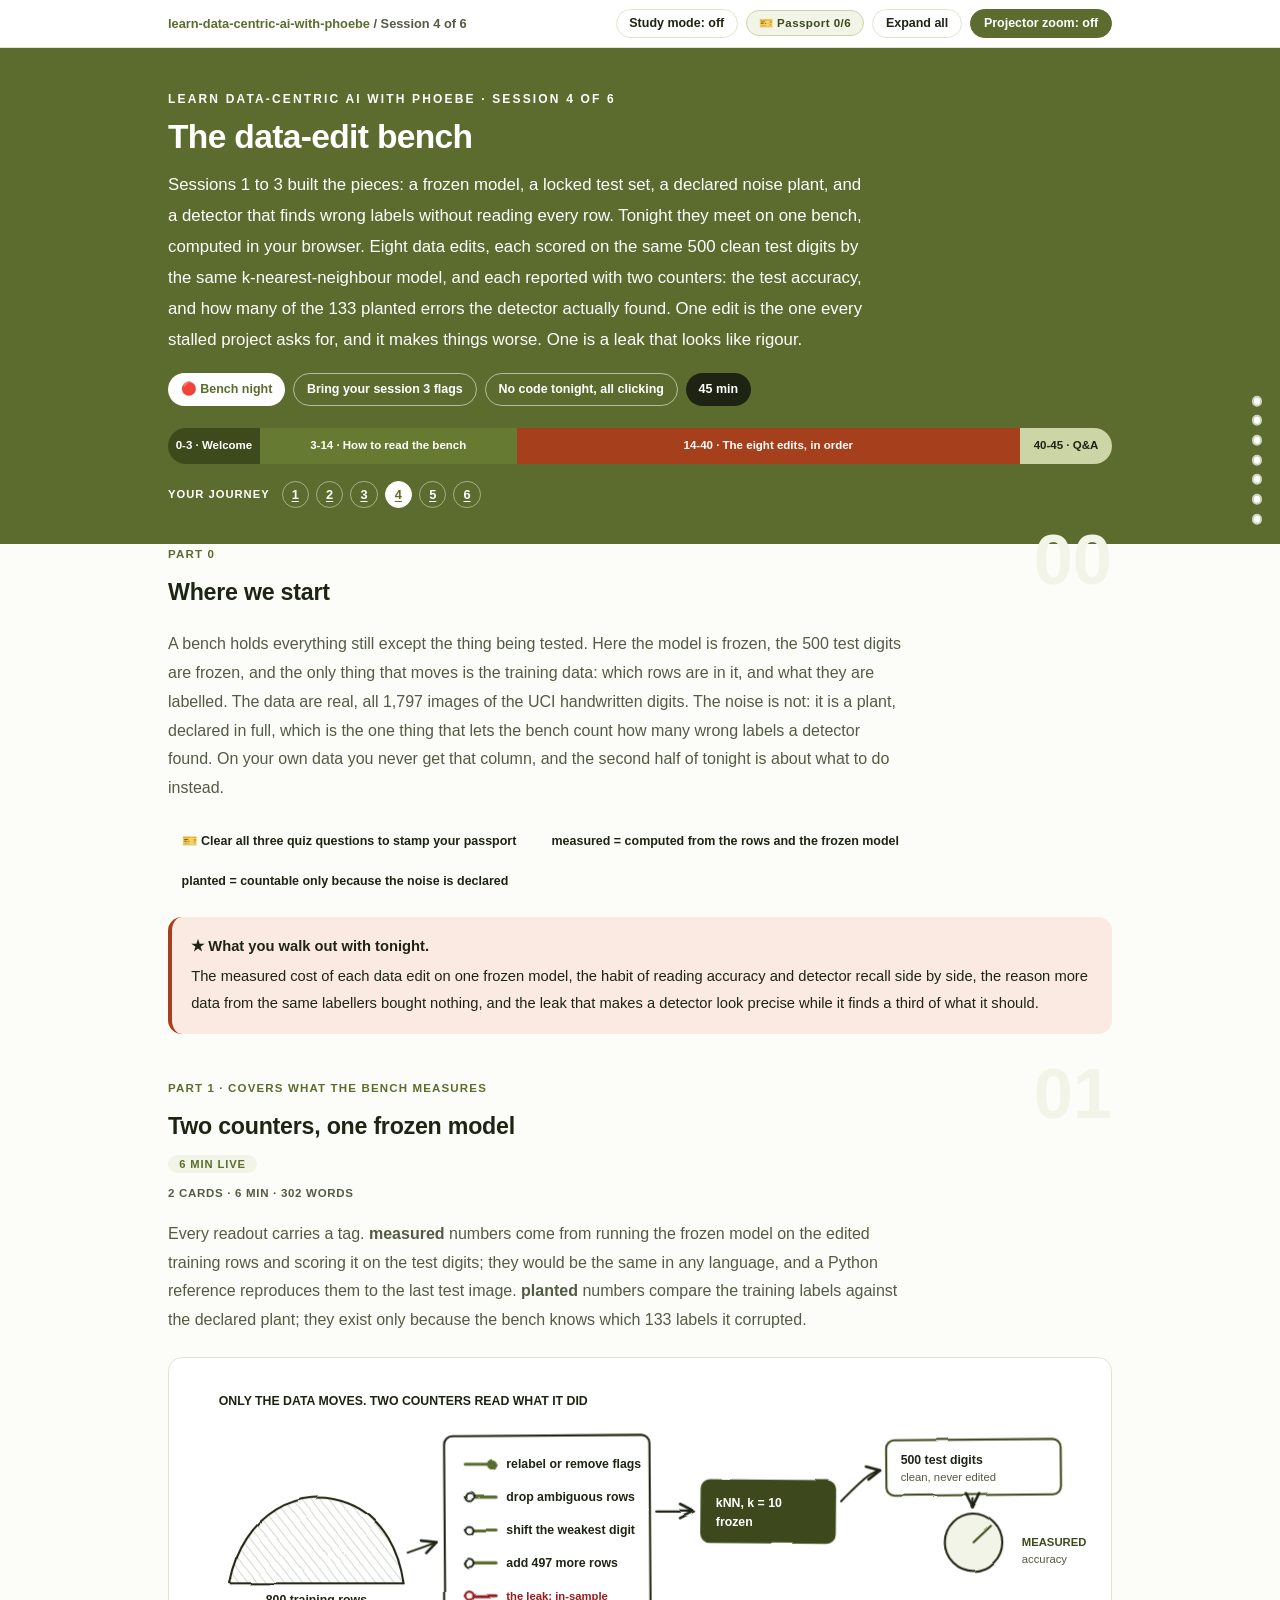
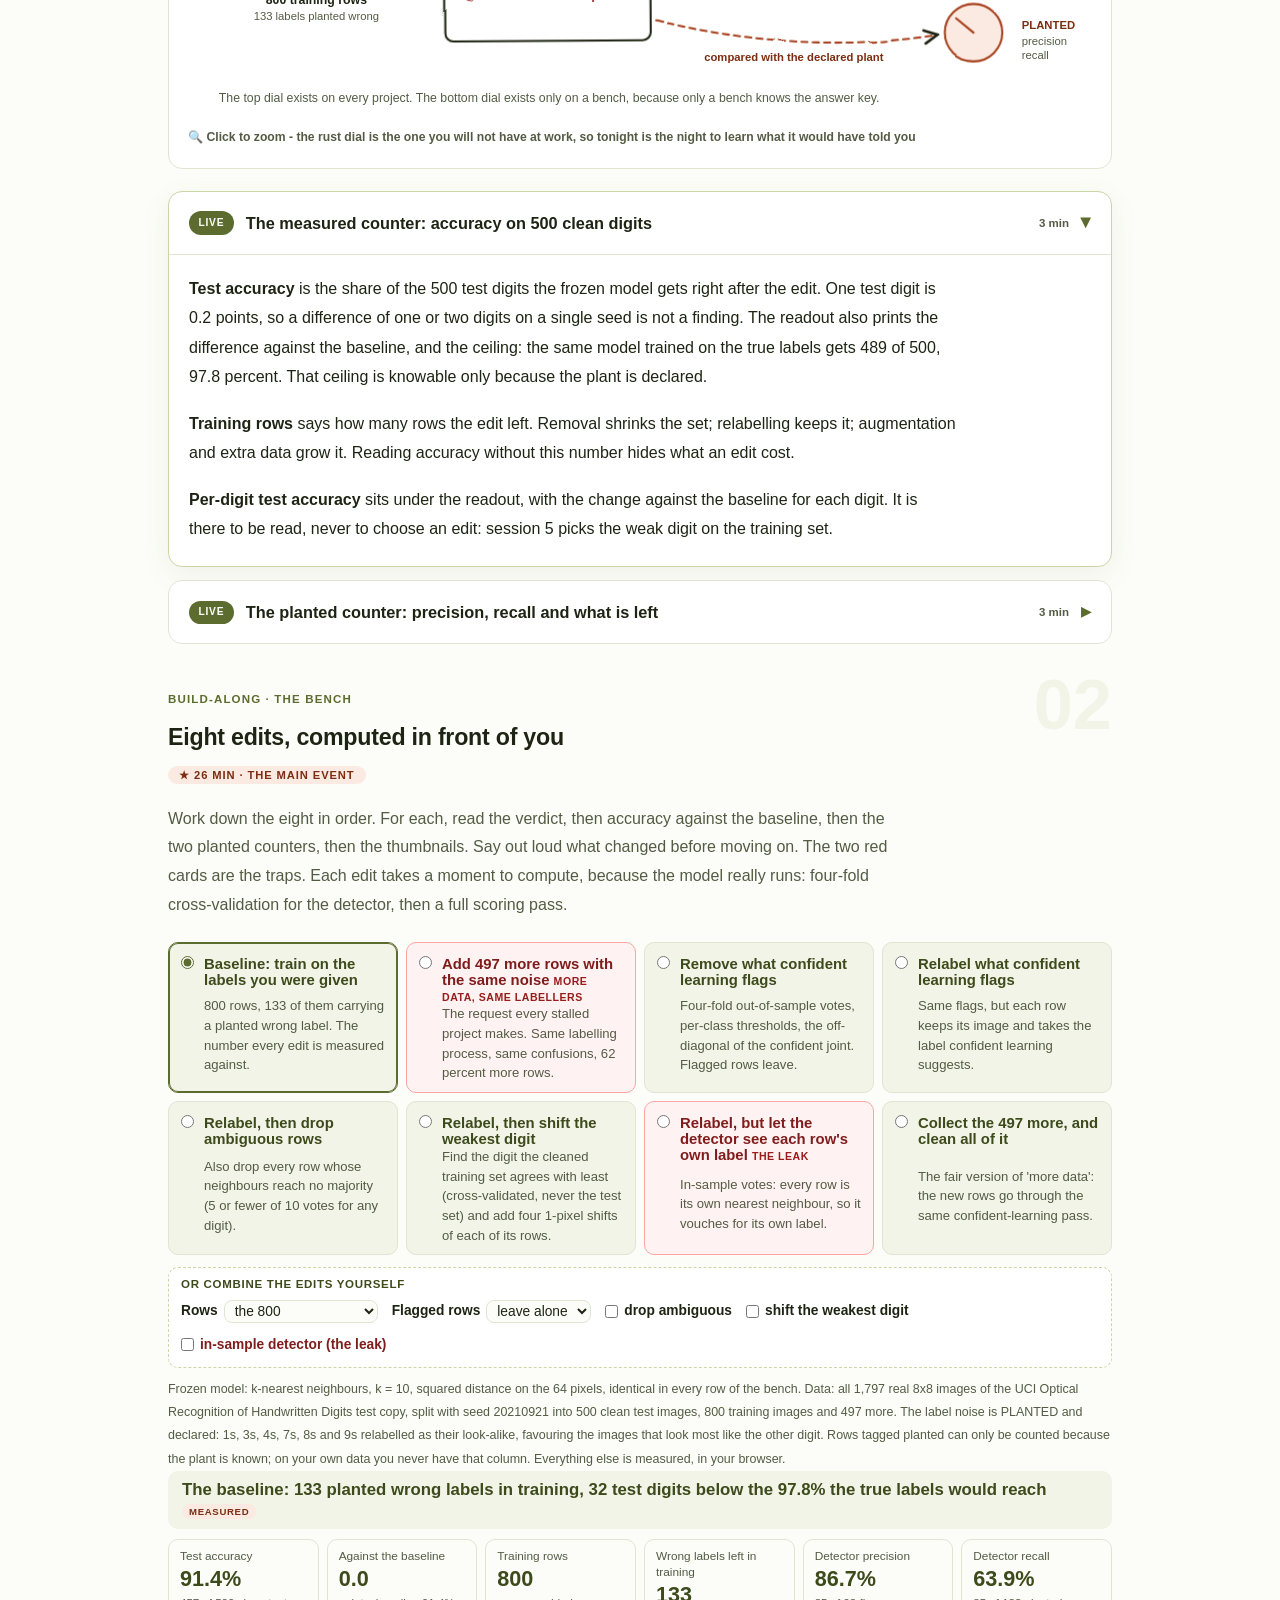
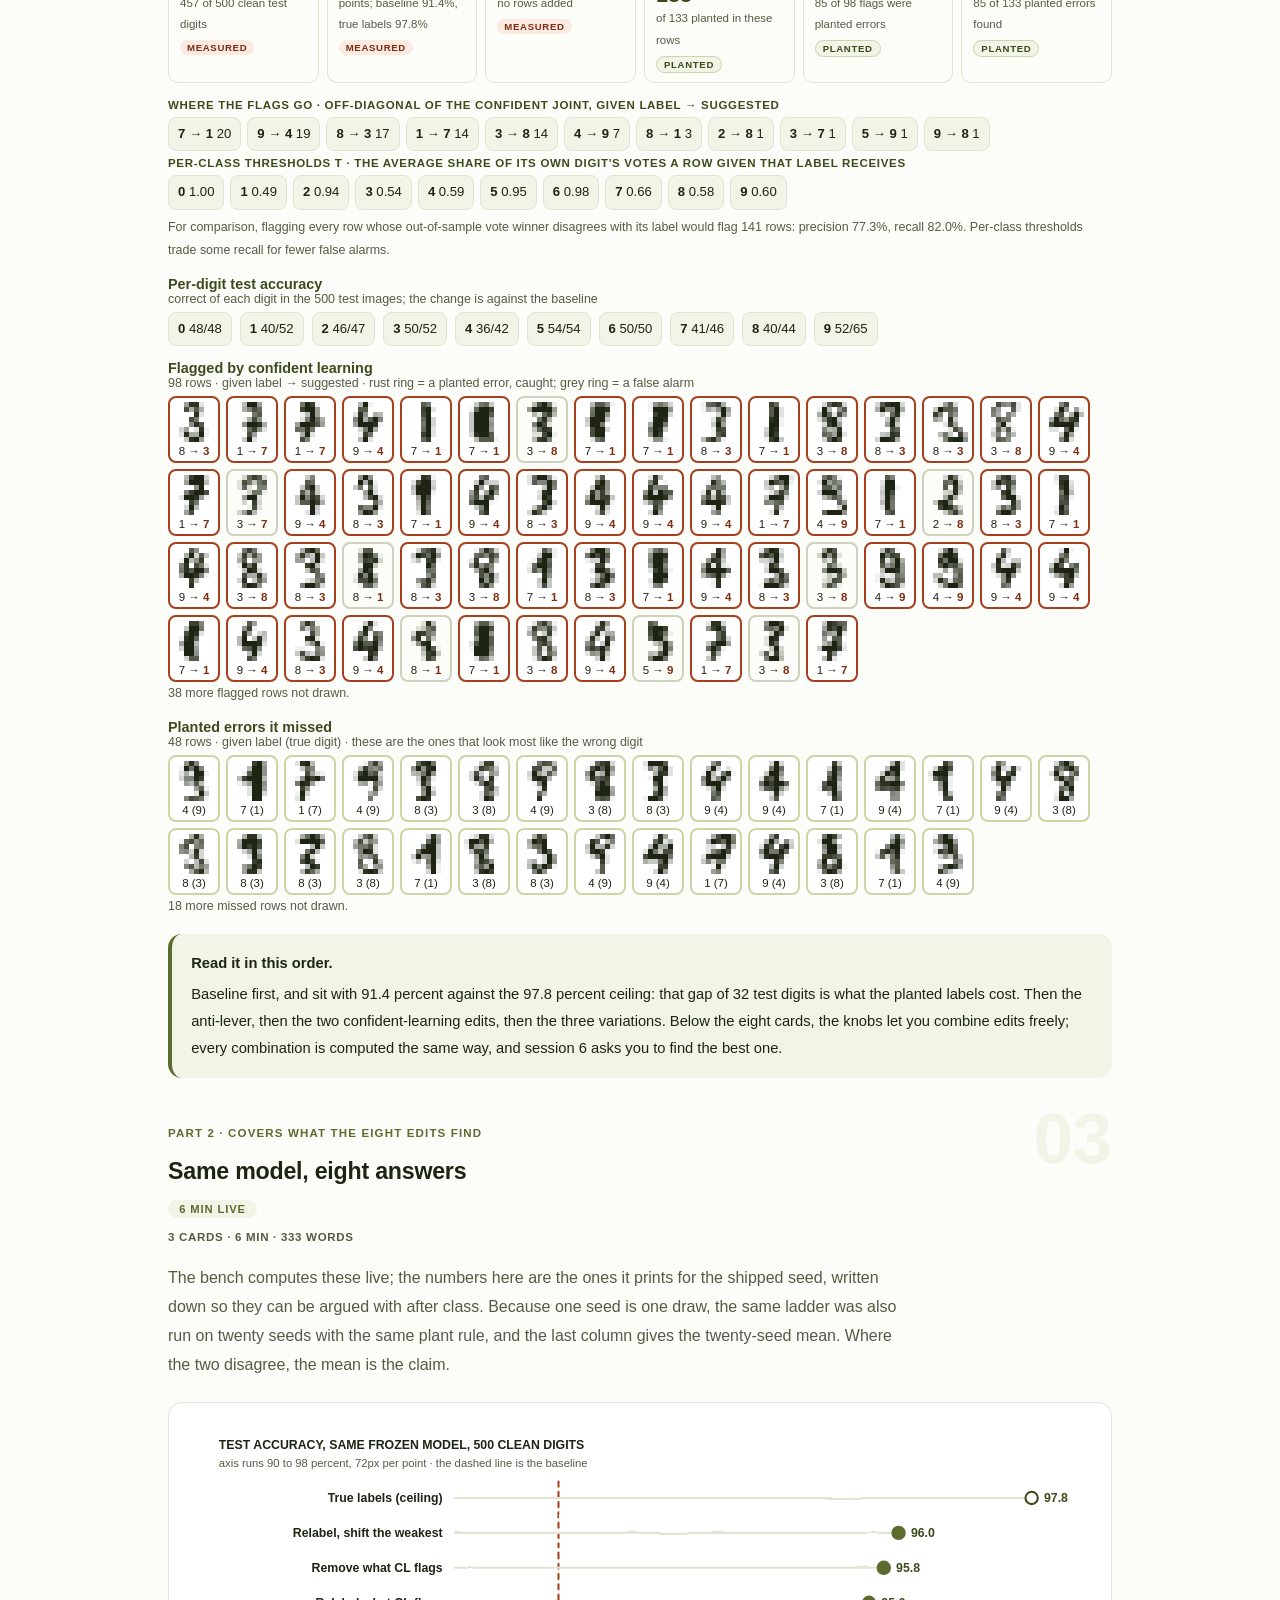
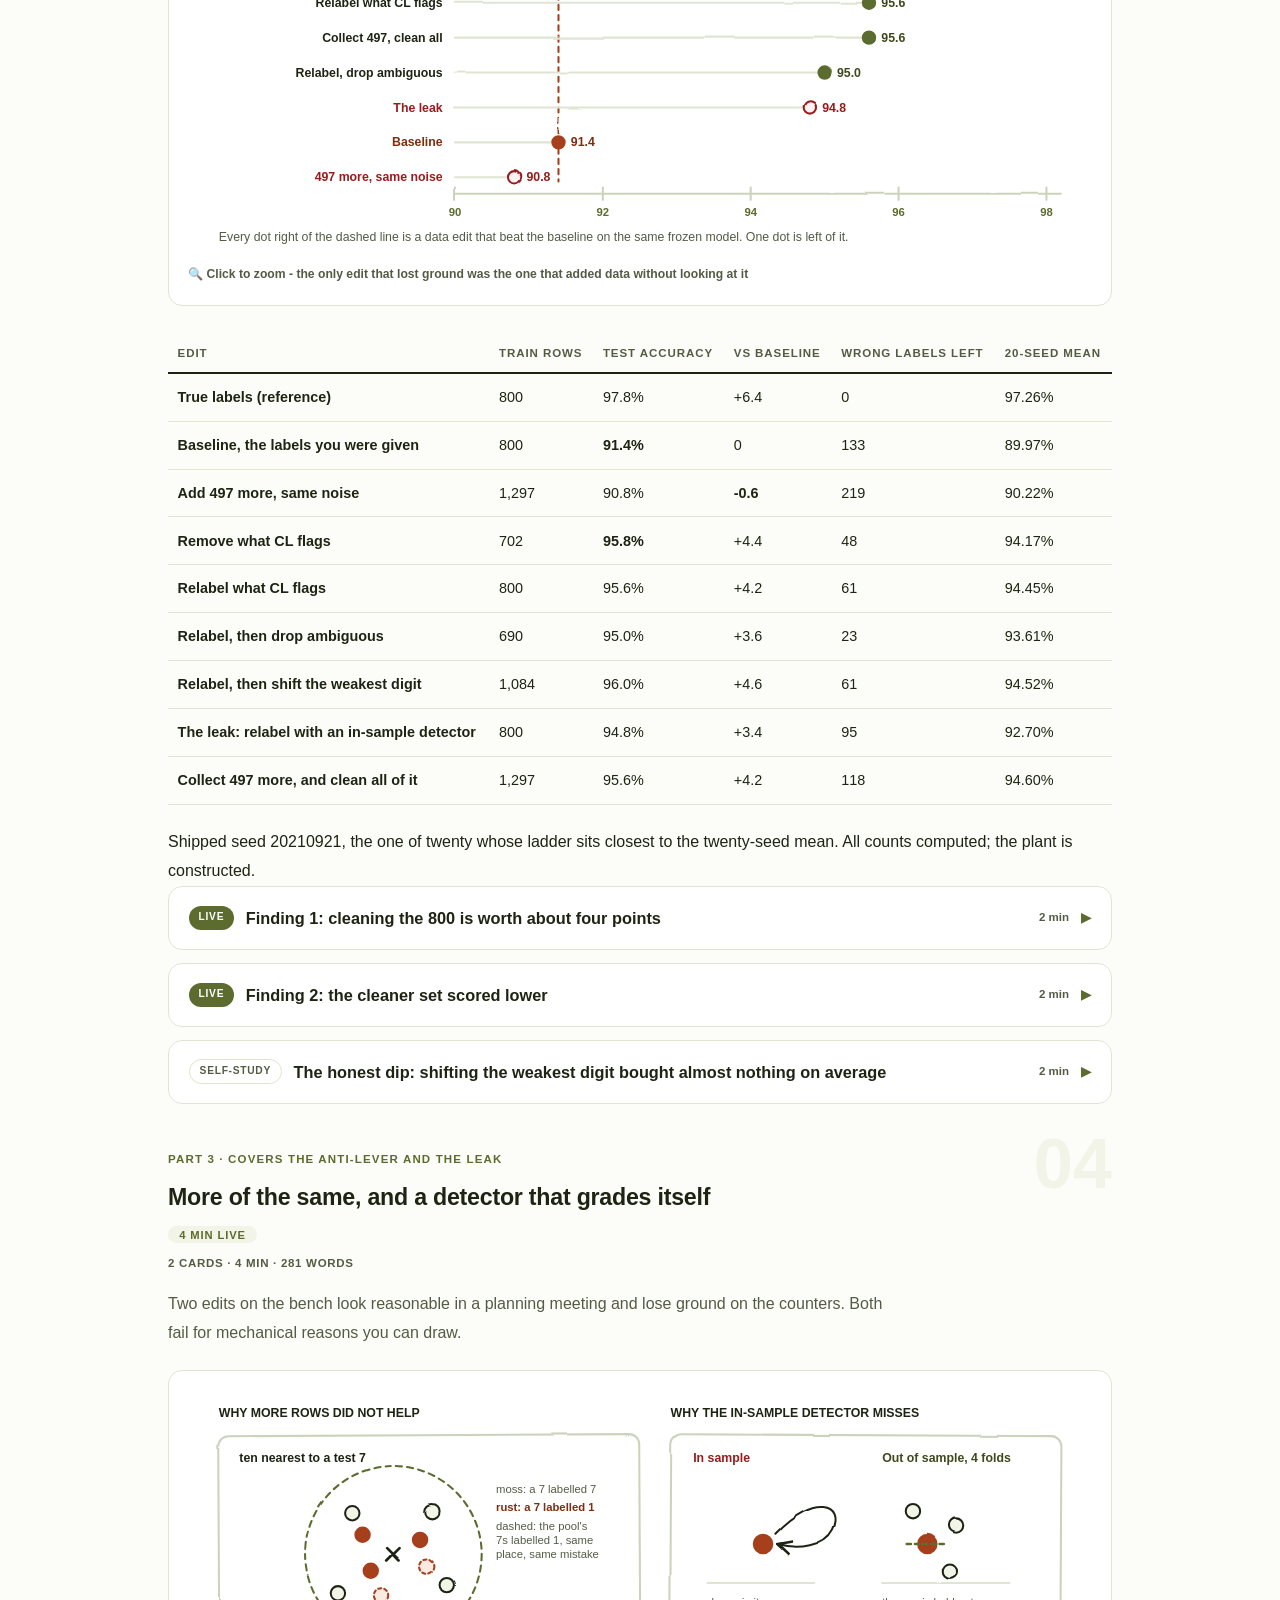
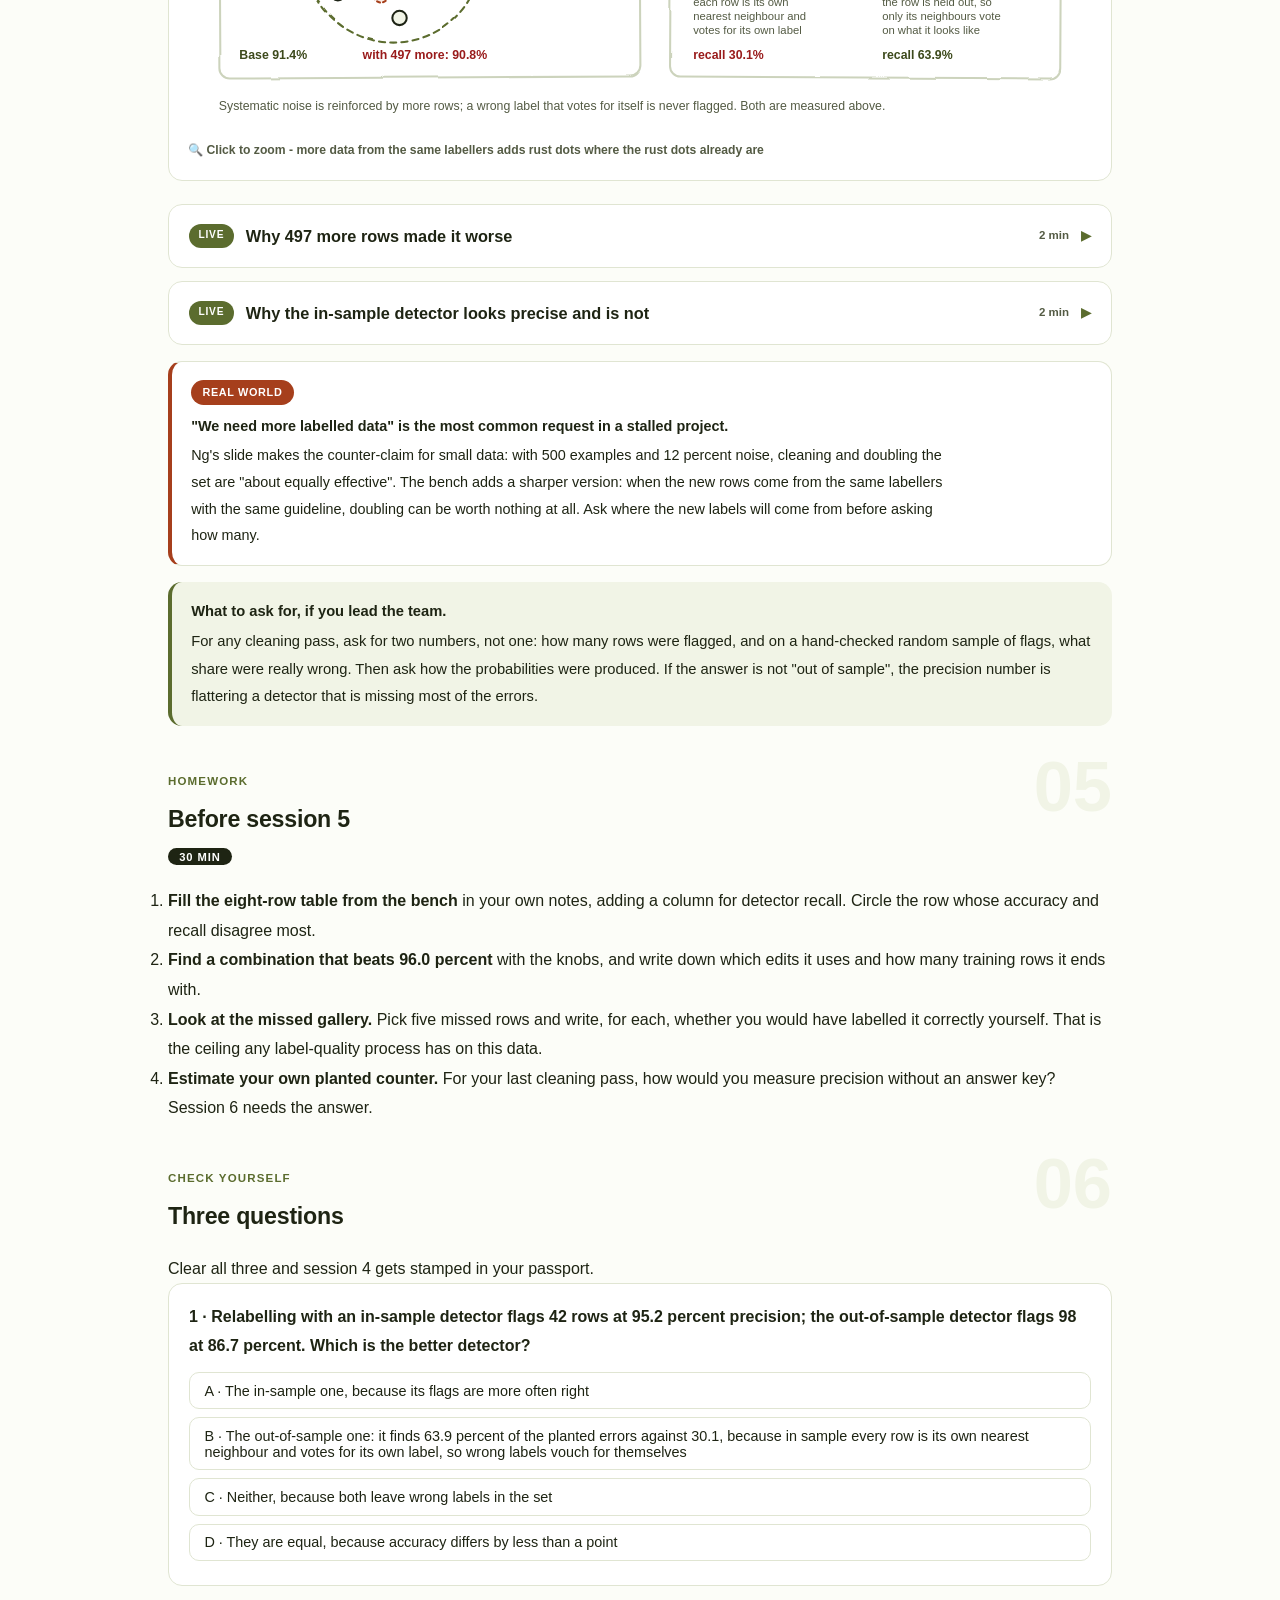
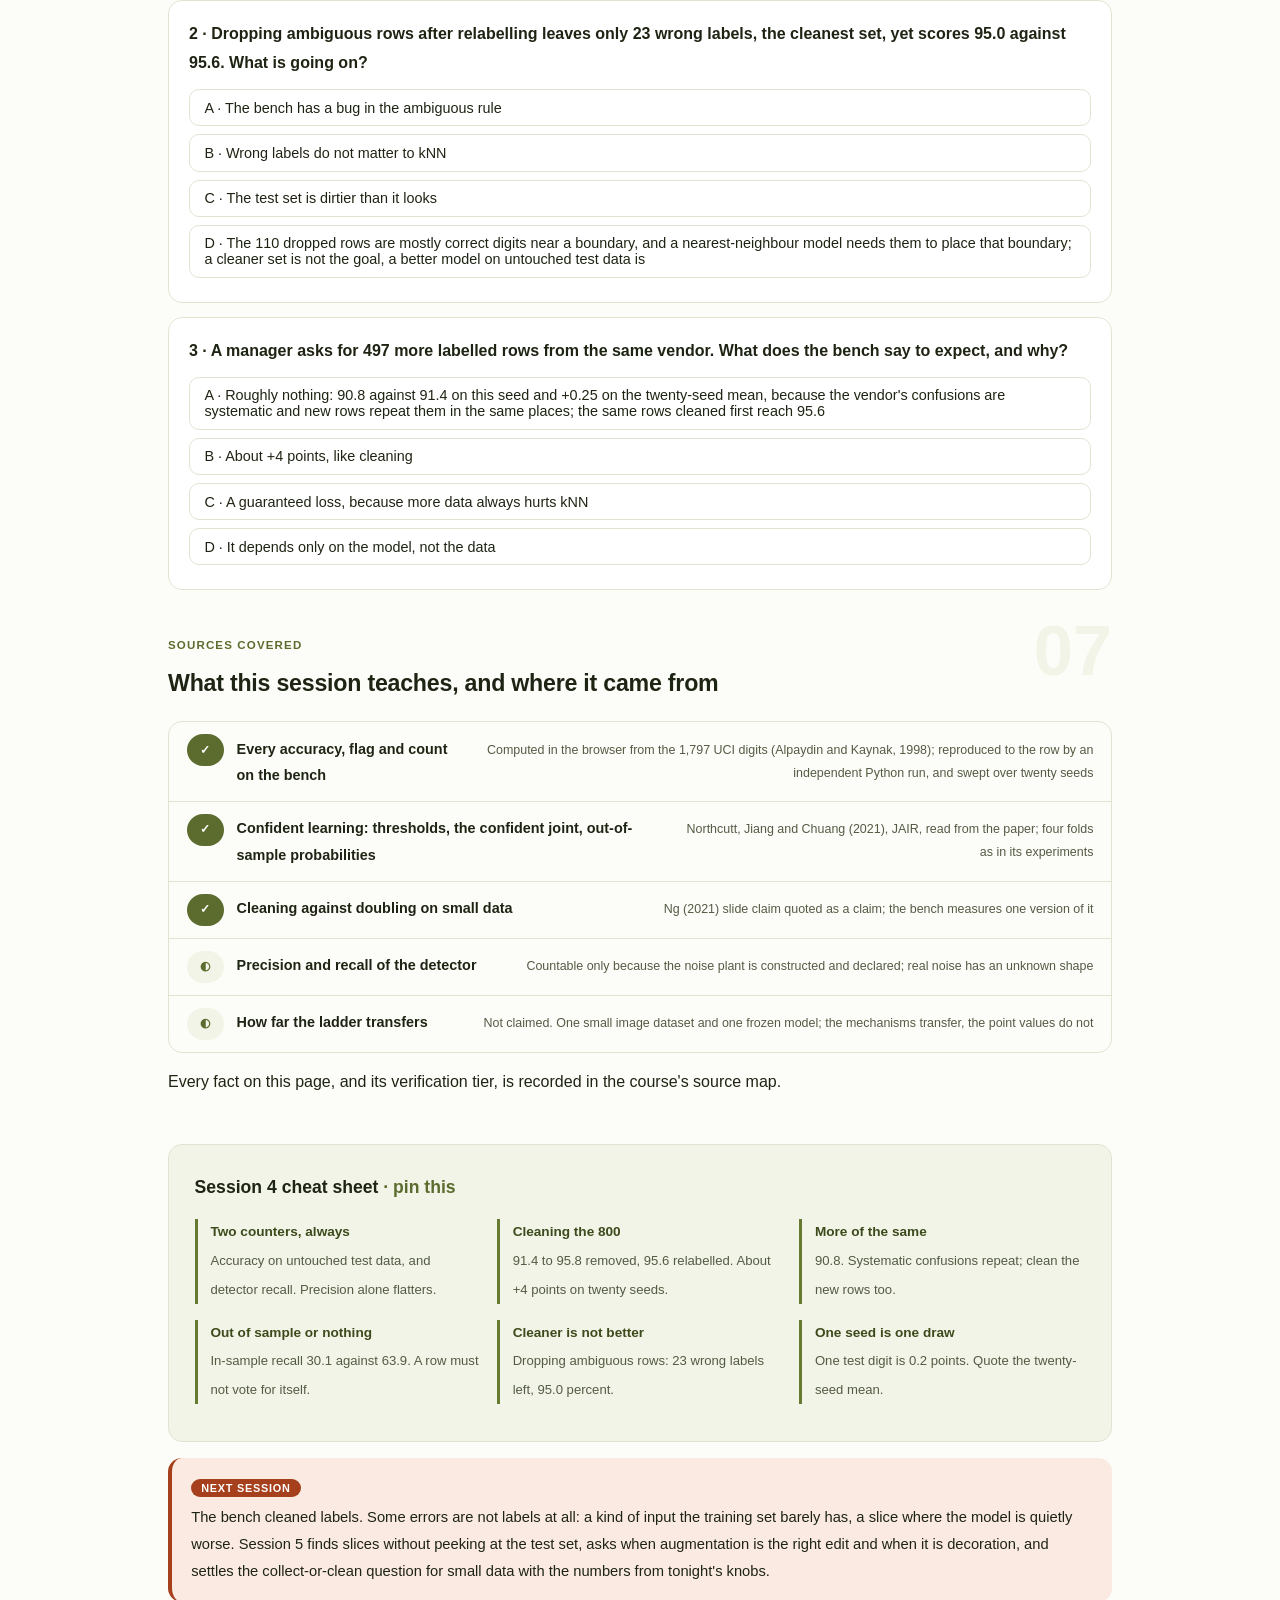
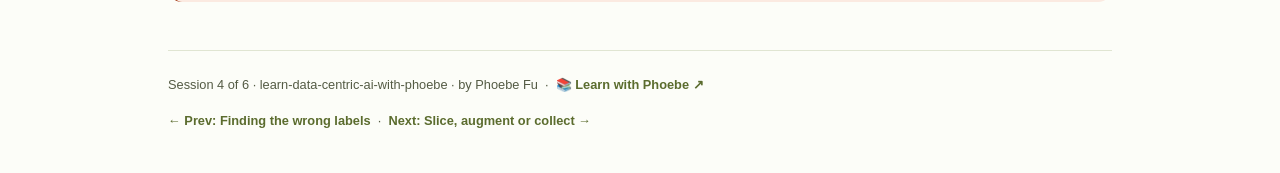
<file: courses/04-the-data-edit-bench.html>
<!DOCTYPE html>
<html lang="en">
<head>
<meta charset="UTF-8">
<meta name="viewport" content="width=device-width, initial-scale=1.0">
<!-- social:start -->
<meta name="description" content="Session 4 of 6. One frozen model, 1,797 real handwritten digits, a declared label-noise plant, and eight data edits computed in your browser. Confident learning takes the model from 91.4 to 95.8 percent; 497 more rows from the same labellers take it to 90.8.">
<meta property="og:type" content="article">
<meta property="og:site_name" content="Learn with Phoebe">
<meta property="og:title" content="The data-edit bench - learn data-centric ai with phoebe">
<meta property="og:description" content="Session 4 of 6. Same model, same clean test set, eight data edits. Two counters: test accuracy, and how many of the 133 planted errors the detector actually found.">
<meta property="og:url" content="https://phoebefu6.github.io/learn-data-centric-ai-with-phoebe/courses/04-the-data-edit-bench.html">
<meta property="og:image" content="https://phoebefu6.github.io/learn-data-centric-ai-with-phoebe/assets/og-cover.png">
<meta property="og:image:width" content="1200">
<meta property="og:image:height" content="630">
<meta name="twitter:card" content="summary_large_image">
<meta name="twitter:title" content="The data-edit bench - learn data-centric ai with phoebe">
<meta name="twitter:description" content="Session 4 of 6. Eight data edits on real digits, a frozen kNN, every flag computed live.">
<meta name="twitter:image" content="https://phoebefu6.github.io/learn-data-centric-ai-with-phoebe/assets/og-cover.png">
<!-- social:end -->
<title>Session 4 · The data-edit bench - learn data-centric ai with phoebe</title>
<link rel="stylesheet" href="../assets/style.css?v=23">
</head>
<body>

<div class="toolbar">
  <div class="wrap">
    <span class="crumb"><a href="../index.html">learn-data-centric-ai-with-phoebe</a> / Session 4 of 6</span>
    <button class="btn" id="toggle-all" type="button">Expand all</button>
    <button class="btn primary" id="zoom-toggle" type="button">Projector zoom: off</button>
  </div>
</div>

<header class="masthead">
  <div class="wrap">
    <div class="eyebrow">Learn Data-Centric AI with Phoebe · Session 4 of 6</div>
    <h1>The data-edit <span class="accent">bench</span></h1>
    <p class="sub">Sessions 1 to 3 built the pieces: a frozen model, a locked test set, a declared noise plant, and a detector that finds wrong labels without reading every row. Tonight they meet on one bench, computed in your browser. Eight data edits, each scored on the same 500 clean test digits by the same k-nearest-neighbour model, and each reported with two counters: the test accuracy, and how many of the 133 planted errors the detector actually found. One edit is the one every stalled project asks for, and it makes things worse. One is a leak that looks like rigour.</p>
    <div class="chip-row">
      <span class="chip level">🔴 Bench night</span>
      <span class="chip audience">Bring your session 3 flags</span>
      <span class="chip audience">No code tonight, all clicking</span>
      <span class="chip time">45 min</span>
    </div>
    <div class="agenda">
      <span class="a1" style="flex:1">0-3 · Welcome</span>
      <span class="a2" style="flex:3">3-14 · How to read the bench</span>
      <span class="a3" style="flex:6">14-40 · The eight edits, in order</span>
      <span class="a4" style="flex:1">40-45 · Q&amp;A</span>
    </div>
  </div>
</header>

<main class="wrap">

  <section class="section" id="intro">
    <div class="section-kicker">
      <span class="klabel">Part 0</span>
      <h2>Where we start</h2>
    </div>
    <p class="lede">A bench holds everything still except the thing being tested. Here the model is frozen, the 500 test digits are frozen, and the only thing that moves is the training data: which rows are in it, and what they are labelled. The data are real, all 1,797 images of the UCI handwritten digits. The noise is not: it is a plant, declared in full, which is the one thing that lets the bench count how many wrong labels a detector found. On your own data you never get that column, and the second half of tonight is about what to do instead.</p>

    <div class="legend">
      <span class="pill">🎫 Clear all three quiz questions to stamp your passport</span>
      <span class="pill">measured = computed from the rows and the frozen model</span>
      <span class="pill">planted = countable only because the noise is declared</span>
    </div>

    <div class="callout win">
      <p><strong>★ What you walk out with tonight.</strong> The measured cost of each data edit on one frozen model, the habit of reading accuracy and detector recall side by side, the reason more data from the same labellers bought nothing, and the leak that makes a detector look precise while it finds a third of what it should.</p>
    </div>
  </section>

  <section class="section" id="part-1">
    <div class="section-kicker">
      <span class="klabel">Part 1 · covers what the bench measures</span>
      <h2>Two counters, one frozen model</h2>
      <span class="tag concept">6 min live</span>
    </div>
    <p class="lede">Every readout carries a tag. <strong>measured</strong> numbers come from running the frozen model on the edited training rows and scoring it on the test digits; they would be the same in any language, and a Python reference reproduces them to the last test image. <strong>planted</strong> numbers compare the training labels against the declared plant; they exist only because the bench knows which 133 labels it corrupted.</p>

    <figure class="zoomable">
      <svg viewBox="0 0 880 330" xmlns="http://www.w3.org/2000/svg" role="img" aria-label="The bench as a machine. On the left a hatched pile of 800 training rows passes through a rack of edit switches: remove or relabel flagged rows, drop ambiguous rows, shift the weakest digit, add 497 more, and a red leak switch. The edited rows feed a frozen kNN box, which is scored on a locked box of 500 test digits, giving the measured counter. A separate dashed path compares the edited labels against the declared plant, giving the planted counter: precision, recall and wrong labels left.">
        <defs>
          <filter id="s4aSk" x="-3%" y="-3%" width="106%" height="106%"><feTurbulence type="fractalNoise" baseFrequency="0.02" numOctaves="2" seed="53" result="n"/><feDisplacementMap in="SourceGraphic" in2="n" scale="2.4" xChannelSelector="R" yChannelSelector="G"/></filter>
          <pattern id="s4aHc" patternUnits="userSpaceOnUse" width="7" height="7" patternTransform="rotate(-38)"><line x1="0" y1="0" x2="0" y2="7" stroke="#5B6C2E" stroke-width="1" opacity=".5"/></pattern>
          <marker id="s4aAr" viewBox="0 0 10 10" refX="9" refY="5" markerWidth="8" markerHeight="8" orient="auto"><path d="M1 1 L9 5 L1 9" fill="none" stroke="#1E2413" stroke-width="1.6" stroke-linecap="round"/></marker>
        </defs>
        <style>
          .s4aH { font: 800 12px Inter, sans-serif; fill: #1E2413; }
          .s4aL { font: 600 12px Inter, sans-serif; fill: #1E2413; }
          .s4aS { font: 400 11px Inter, sans-serif; fill: #545B44; }
          .s4aB { font: 800 11px Inter, sans-serif; fill: #7C2D12; }
          .s4aC { font: 800 11px Inter, sans-serif; fill: #3D4A1C; }
          .s4aW { font: 800 12px Inter, sans-serif; fill: #FFFFFF; }
          .s4aR { font: 700 11px Inter, sans-serif; fill: #991B1B; }
          .s4aN { font: 400 12px Inter, sans-serif; fill: #545B44; }
        </style>

        <text class="s4aH" x="30" y="26">ONLY THE DATA MOVES. TWO COUNTERS READ WHAT IT DID</text>

        <g filter="url(#s4aSk)" fill="none" stroke="#1E2413" stroke-width="2" stroke-linecap="round" stroke-linejoin="round">
          <path d="M40 200 C54 130 110 104 156 122 C192 136 206 172 210 200 Z" fill="url(#s4aHc)"/>
          <!-- switch rack -->
          <rect x="250" y="56" width="200" height="200" rx="8" transform="rotate(-0.4 350 156)" fill="#FFFFFF"/>
          <path d="M270 84 L300 84 M270 116 L300 116 M270 148 L300 148 M270 180 L300 180" stroke="#5B6C2E" stroke-width="3"/>
          <path d="M270 212 L300 212" stroke="#991B1B" stroke-width="3"/>
          <circle cx="296" cy="84" r="4" fill="#5B6C2E" stroke="#5B6C2E"/>
          <circle cx="274" cy="116" r="4" fill="#FFFFFF"/>
          <circle cx="274" cy="148" r="4" fill="#FFFFFF"/>
          <circle cx="274" cy="180" r="4" fill="#FFFFFF"/>
          <circle cx="274" cy="212" r="4" fill="#FEF2F2" stroke="#991B1B"/>
          <path d="M214 170 L242 160" marker-end="url(#s4aAr)"/>
          <!-- frozen model -->
          <rect x="500" y="100" width="130" height="60" rx="8" transform="rotate(0.5 565 130)" fill="#3D4A1C" stroke="#3D4A1C"/>
          <path d="M456 130 L492 130" marker-end="url(#s4aAr)"/>
          <!-- test set and measured counter -->
          <rect x="680" y="60" width="170" height="54" rx="8" transform="rotate(-0.5 765 87)" fill="#FFFFFF" stroke="#3D4A1C"/>
          <circle cx="765" cy="160" r="28" fill="#F1F4E6"/>
          <path d="M765 160 L782 144" stroke="#3D4A1C"/>
          <path d="M636 120 C656 100 664 92 674 90" marker-end="url(#s4aAr)"/>
          <path d="M765 118 L765 126" marker-end="url(#s4aAr)"/>
          <!-- planted counter -->
          <path d="M456 236 C560 262 660 262 730 250" stroke="#A63F1C" stroke-dasharray="6 5" marker-end="url(#s4aAr)"/>
          <circle cx="765" cy="248" r="28" fill="#FBEAE1" stroke="#A63F1C"/>
          <path d="M765 248 L748 234" stroke="#A63F1C"/>
        </g>

        <text class="s4aL" x="125" y="220" text-anchor="middle">800 training rows</text>
        <text class="s4aS" x="125" y="236" text-anchor="middle">133 labels planted wrong</text>
        <text class="s4aL" x="310" y="88">relabel or remove flags</text>
        <text class="s4aL" x="310" y="120">drop ambiguous rows</text>
        <text class="s4aL" x="310" y="152">shift the weakest digit</text>
        <text class="s4aL" x="310" y="184">add 497 more rows</text>
        <text class="s4aR" x="310" y="216">the leak: in-sample</text>
        <text class="s4aW" x="514" y="126">kNN, k = 10</text>
        <text class="s4aW" x="514" y="144">frozen</text>
        <text class="s4aL" x="694" y="84">500 test digits</text>
        <text class="s4aS" x="694" y="100">clean, never edited</text>
        <text class="s4aC" x="812" y="164">MEASURED</text>
        <text class="s4aS" x="812" y="180">accuracy</text>
        <text class="s4aB" x="812" y="244">PLANTED</text>
        <text class="s4aS" x="812" y="260">precision</text>
        <text class="s4aS" x="812" y="274">recall</text>
        <text class="s4aB" x="590" y="276" text-anchor="middle">compared with the declared plant</text>

        <text class="s4aN" x="30" y="316">The top dial exists on every project. The bottom dial exists only on a bench, because only a bench knows the answer key.</text>
      </svg>
      <figcaption>🔍 Click to zoom - the rust dial is the one you will not have at work, so tonight is the night to learn what it would have told you</figcaption>
    </figure>

    <details class="card" open>
      <summary><span class="mode live">Live</span>The measured counter: accuracy on 500 clean digits<span class="mini">3 min</span><span class="caret">▶</span></summary>
      <div class="body">
        <p><strong>Test accuracy</strong> is the share of the 500 test digits the frozen model gets right after the edit. One test digit is 0.2 points, so a difference of one or two digits on a single seed is not a finding. The readout also prints the difference against the baseline, and the ceiling: the same model trained on the true labels gets 489 of 500, 97.8 percent. That ceiling is knowable only because the plant is declared.</p>
        <p><strong>Training rows</strong> says how many rows the edit left. Removal shrinks the set; relabelling keeps it; augmentation and extra data grow it. Reading accuracy without this number hides what an edit cost.</p>
        <p><strong>Per-digit test accuracy</strong> sits under the readout, with the change against the baseline for each digit. It is there to be read, never to choose an edit: session 5 picks the weak digit on the training set.</p>
      </div>
    </details>

    <details class="card">
      <summary><span class="mode live">Live</span>The planted counter: precision, recall and what is left<span class="mini">3 min</span><span class="caret">▶</span></summary>
      <div class="body">
        <p><strong>Detector precision</strong> is the share of flagged rows that really were planted errors. <strong>Recall</strong> is the share of the 133 planted errors the detector flagged. <strong>Wrong labels left</strong> counts training rows whose label still differs from the true digit after the edit, including any a relabel got wrong. Accuracy can saturate while these keep moving, which is why the bench reports both: a detector that finds a third of the errors can still lift accuracy, and you would never know it had missed two thirds.</p>
        <p>Under the readout the bench prints where the flags go, the off-diagonal of the confident joint, and the per-class thresholds, then draws every flagged row from its own 64 pixels with a rust ring when it was a planted error and a grey ring when it was a false alarm. The last gallery is the planted errors the detector missed. Look at them: they are the 7s that look most like 1s.</p>
      </div>
    </details>
  </section>

  <section class="section" id="bench">
    <div class="section-kicker">
      <span class="klabel">Build-along · the bench</span>
      <h2>Eight edits, computed in front of you</h2>
      <span class="tag demo">★ 26 min · the main event</span>
    </div>
    <p class="lede">Work down the eight in order. For each, read the verdict, then accuracy against the baseline, then the two planted counters, then the thumbnails. Say out loud what changed before moving on. The two red cards are the traps. Each edit takes a moment to compute, because the model really runs: four-fold cross-validation for the detector, then a full scoring pass.</p>

    <div id="dcai-bench"></div>

    <div class="callout tip">
      <p><strong>Read it in this order.</strong> Baseline first, and sit with 91.4 percent against the 97.8 percent ceiling: that gap of 32 test digits is what the planted labels cost. Then the anti-lever, then the two confident-learning edits, then the three variations. Below the eight cards, the knobs let you combine edits freely; every combination is computed the same way, and session 6 asks you to find the best one.</p>
    </div>
  </section>

  <section class="section" id="part-2">
    <div class="section-kicker">
      <span class="klabel">Part 2 · covers what the eight edits find</span>
      <h2>Same model, eight answers</h2>
      <span class="tag concept">6 min live</span>
    </div>
    <p class="lede">The bench computes these live; the numbers here are the ones it prints for the shipped seed, written down so they can be argued with after class. Because one seed is one draw, the same ladder was also run on twenty seeds with the same plant rule, and the last column gives the twenty-seed mean. Where the two disagree, the mean is the claim.</p>

    <figure class="zoomable">
      <svg viewBox="0 0 880 420" xmlns="http://www.w3.org/2000/svg" role="img" aria-label="A dot plot of test accuracy for nine rows on an axis from 90 to 98 percent. True labels 97.8. Relabel then shift the weakest digit 96.0. Remove flagged 95.8. Relabel flagged 95.6. Collect 497 more and clean all 95.6. Relabel then drop ambiguous 95.0. The leak 94.8. Baseline 91.4. Add 497 more with the same noise 90.8, the only row left of the baseline.">
        <defs>
          <filter id="s4bSk" x="-3%" y="-3%" width="106%" height="106%"><feTurbulence type="fractalNoise" baseFrequency="0.02" numOctaves="2" seed="59" result="n"/><feDisplacementMap in="SourceGraphic" in2="n" scale="2.4" xChannelSelector="R" yChannelSelector="G"/></filter>
        </defs>
        <style>
          .s4bH { font: 800 12px Inter, sans-serif; fill: #1E2413; }
          .s4bL { font: 600 12px Inter, sans-serif; fill: #1E2413; }
          .s4bS { font: 400 11px Inter, sans-serif; fill: #545B44; }
          .s4bB { font: 800 12px Inter, sans-serif; fill: #7C2D12; }
          .s4bV { font: 800 12px Inter, sans-serif; fill: #3D4A1C; }
          .s4bR { font: 800 12px Inter, sans-serif; fill: #991B1B; }
          .s4bA { font: 700 11px Inter, sans-serif; fill: #5B6C2E; }
          .s4bN { font: 400 12px Inter, sans-serif; fill: #545B44; }
        </style>

        <text class="s4bH" x="30" y="26">TEST ACCURACY, SAME FROZEN MODEL, 500 CLEAN DIGITS</text>
        <text class="s4bS" x="30" y="44">axis runs 90 to 98 percent, 72px per point · the dashed line is the baseline</text>

        <g filter="url(#s4bSk)" fill="none" stroke="#1E2413" stroke-width="2" stroke-linecap="round" stroke-linejoin="round">
          <path d="M260 362 L850 362" stroke="#CCD3BC"/>
          <path d="M260 356 L260 368 M404 356 L404 368 M548 356 L548 368 M692 356 L692 368 M836 356 L836 368" stroke="#CCD3BC"/>
          <path d="M360.8 58 L360.8 350" stroke="#A63F1C" stroke-dasharray="5 5"/>
          <path d="M260 74 L821.6 74 M260 108 L692.0 108 M260 142 L677.6 142 M260 176 L663.2 176 M260 210 L663.2 210 M260 244 L620.0 244 M260 278 L605.6 278 M260 312 L360.8 312 M260 346 L317.6 346" stroke="#E0E5D2"/>
          <circle cx="821.6" cy="74" r="6" fill="#FFFFFF" stroke="#3D4A1C"/>
          <circle cx="692.0" cy="108" r="6" fill="#5B6C2E" stroke="#5B6C2E"/>
          <circle cx="677.6" cy="142" r="6" fill="#5B6C2E" stroke="#5B6C2E"/>
          <circle cx="663.2" cy="176" r="6" fill="#5B6C2E" stroke="#5B6C2E"/>
          <circle cx="663.2" cy="210" r="6" fill="#5B6C2E" stroke="#5B6C2E"/>
          <circle cx="620.0" cy="244" r="6" fill="#5B6C2E" stroke="#5B6C2E"/>
          <circle cx="605.6" cy="278" r="6" fill="#FEF2F2" stroke="#991B1B"/>
          <circle cx="360.8" cy="312" r="6" fill="#A63F1C" stroke="#A63F1C"/>
          <circle cx="317.6" cy="346" r="6" fill="#FEF2F2" stroke="#991B1B"/>
        </g>

        <text class="s4bL" x="248" y="78" text-anchor="end">True labels (ceiling)</text>
        <text class="s4bL" x="248" y="112" text-anchor="end">Relabel, shift the weakest</text>
        <text class="s4bL" x="248" y="146" text-anchor="end">Remove what CL flags</text>
        <text class="s4bL" x="248" y="180" text-anchor="end">Relabel what CL flags</text>
        <text class="s4bL" x="248" y="214" text-anchor="end">Collect 497, clean all</text>
        <text class="s4bL" x="248" y="248" text-anchor="end">Relabel, drop ambiguous</text>
        <text class="s4bR" x="248" y="282" text-anchor="end">The leak</text>
        <text class="s4bB" x="248" y="316" text-anchor="end">Baseline</text>
        <text class="s4bR" x="248" y="350" text-anchor="end">497 more, same noise</text>

        <text class="s4bV" x="833.6" y="78">97.8</text>
        <text class="s4bV" x="704.0" y="112">96.0</text>
        <text class="s4bV" x="689.6" y="146">95.8</text>
        <text class="s4bV" x="675.2" y="180">95.6</text>
        <text class="s4bV" x="675.2" y="214">95.6</text>
        <text class="s4bV" x="632.0" y="248">95.0</text>
        <text class="s4bR" x="617.6" y="282">94.8</text>
        <text class="s4bB" x="372.8" y="316">91.4</text>
        <text class="s4bR" x="329.6" y="350">90.8</text>

        <text class="s4bA" x="260" y="384" text-anchor="middle">90</text>
        <text class="s4bA" x="404" y="384" text-anchor="middle">92</text>
        <text class="s4bA" x="548" y="384" text-anchor="middle">94</text>
        <text class="s4bA" x="692" y="384" text-anchor="middle">96</text>
        <text class="s4bA" x="836" y="384" text-anchor="middle">98</text>
        <text class="s4bN" x="30" y="408">Every dot right of the dashed line is a data edit that beat the baseline on the same frozen model. One dot is left of it.</text>
      </svg>
      <figcaption>🔍 Click to zoom - the only edit that lost ground was the one that added data without looking at it</figcaption>
    </figure>

    <table class="clean">
      <tr><th>Edit</th><th>Train rows</th><th>Test accuracy</th><th>vs baseline</th><th>Wrong labels left</th><th>20-seed mean</th></tr>
      <tr><td>True labels (reference)</td><td>800</td><td>97.8%</td><td>+6.4</td><td>0</td><td>97.26%</td></tr>
      <tr><td><strong>Baseline</strong>, the labels you were given</td><td>800</td><td><strong>91.4%</strong></td><td>0</td><td>133</td><td>89.97%</td></tr>
      <tr><td>Add 497 more, same noise</td><td>1,297</td><td>90.8%</td><td><strong>-0.6</strong></td><td>219</td><td>90.22%</td></tr>
      <tr><td>Remove what CL flags</td><td>702</td><td><strong>95.8%</strong></td><td>+4.4</td><td>48</td><td>94.17%</td></tr>
      <tr><td>Relabel what CL flags</td><td>800</td><td>95.6%</td><td>+4.2</td><td>61</td><td>94.45%</td></tr>
      <tr><td>Relabel, then drop ambiguous</td><td>690</td><td>95.0%</td><td>+3.6</td><td>23</td><td>93.61%</td></tr>
      <tr><td>Relabel, then shift the weakest digit</td><td>1,084</td><td>96.0%</td><td>+4.6</td><td>61</td><td>94.52%</td></tr>
      <tr><td>The leak: relabel with an in-sample detector</td><td>800</td><td>94.8%</td><td>+3.4</td><td>95</td><td>92.70%</td></tr>
      <tr><td>Collect 497 more, and clean all of it</td><td>1,297</td><td>95.6%</td><td>+4.2</td><td>118</td><td>94.60%</td></tr>
    </table>
    <p class="mono" style="margin-top:6px">Shipped seed 20210921, the one of twenty whose ladder sits closest to the twenty-seed mean. All counts computed; the plant is constructed.</p>

    <details class="card">
      <summary><span class="mode live">Live</span>Finding 1: cleaning the 800 is worth about four points<span class="mini">2 min</span><span class="caret">▶</span></summary>
      <div class="body">
        <p>Confident learning flags 98 of the 800 rows. 85 of them are planted errors, a precision of 86.7 percent, and it finds 85 of the 133, a recall of 63.9 percent. Removing the 98 takes the frozen model from 91.4 to 95.8 percent; relabelling them to the suggested digit takes it to 95.6. Every one of the 85 caught errors is relabelled to its true digit; the 13 false alarms are relabelled wrongly. Over twenty seeds removal averages +4.20 points and relabelling +4.48, and neither is ever worse than the baseline. On this seed removal edges ahead by one test digit; on the mean relabelling does. Call them about equal, and choose by what the removed rows would have cost to collect.</p>
      </div>
    </details>

    <details class="card">
      <summary><span class="mode live">Live</span>Finding 2: the cleaner set scored lower<span class="mini">2 min</span><span class="caret">▶</span></summary>
      <div class="body">
        <p>Dropping ambiguous rows after relabelling, the 110 rows whose ten neighbours reach no majority, leaves only 23 wrong labels in training, the cleanest set on the ladder. It scores 95.0 percent, below plain relabelling at 95.6. The ambiguous rows are mostly correctly labelled digits that sit near a boundary, and near-boundary rows are exactly what a nearest-neighbour model needs to place the boundary. Fewer wrong labels is not the goal; a better model on the test set is. Try the same knob on the 1,297 rows in the knobs panel and it helps instead, which is session 5's small-data lesson.</p>
      </div>
    </details>

    <details class="card">
      <summary><span class="mode self">Self-study</span>The honest dip: shifting the weakest digit bought almost nothing on average<span class="mini">2 min</span><span class="caret">▶</span></summary>
      <div class="body">
        <p>On this seed, adding four one-pixel shifts of every training 9, the digit the relabelled training set agrees with least under cross-validation, takes the model to 96.0 percent, the best preset, and lifts test 9s from 56 to 59 of 65. Over twenty seeds the same edit averages +0.07 points over plain relabelling. That is the measurement: augmentation adds coverage of an invariance, and on 8 by 8 digits whose main problem is wrong labels, coverage is rarely the bottleneck. A one-pixel shift at this resolution is also a four-pixel shift of the original 32 by 32 scan, a coarse transform. Session 5 is about when augmentation is the right edit.</p>
      </div>
    </details>
  </section>

  <section class="section" id="part-3">
    <div class="section-kicker">
      <span class="klabel">Part 3 · covers the anti-lever and the leak</span>
      <h2>More of the same, and a detector that grades itself</h2>
      <span class="tag concept">4 min live</span>
    </div>
    <p class="lede">Two edits on the bench look reasonable in a planning meeting and lose ground on the counters. Both fail for mechanical reasons you can draw.</p>

    <figure class="zoomable">
      <svg viewBox="0 0 880 330" xmlns="http://www.w3.org/2000/svg" role="img" aria-label="Two panels. Left: a neighbourhood of a test 7 with ten nearest training rows circled; among them several 7s carry the label 1 because they look like 1s. Adding 497 more rows from the same labellers adds more 7s labelled 1 in the same neighbourhood, so the vote does not improve. Right: the leak. With in-sample votes each training row finds itself as its own nearest neighbour and votes for its own label, so a wrong label vouches for itself; recall falls from 63.9 to 30.1 percent.">
        <defs>
          <filter id="s4cSk" x="-3%" y="-3%" width="106%" height="106%"><feTurbulence type="fractalNoise" baseFrequency="0.02" numOctaves="2" seed="61" result="n"/><feDisplacementMap in="SourceGraphic" in2="n" scale="2.4" xChannelSelector="R" yChannelSelector="G"/></filter>
          <marker id="s4cAr" viewBox="0 0 10 10" refX="9" refY="5" markerWidth="8" markerHeight="8" orient="auto"><path d="M1 1 L9 5 L1 9" fill="none" stroke="#1E2413" stroke-width="1.6" stroke-linecap="round"/></marker>
        </defs>
        <style>
          .s4cH { font: 800 12px Inter, sans-serif; fill: #1E2413; }
          .s4cL { font: 600 12px Inter, sans-serif; fill: #1E2413; }
          .s4cS { font: 400 11px Inter, sans-serif; fill: #545B44; }
          .s4cB { font: 800 11px Inter, sans-serif; fill: #7C2D12; }
          .s4cG { font: 800 12px Inter, sans-serif; fill: #3D4A1C; }
          .s4cR { font: 800 12px Inter, sans-serif; fill: #991B1B; }
          .s4cN { font: 400 12px Inter, sans-serif; fill: #545B44; }
        </style>

        <text class="s4cH" x="30" y="26">WHY MORE ROWS DID NOT HELP</text>
        <text class="s4cH" x="470" y="26">WHY THE IN-SAMPLE DETECTOR MISSES</text>

        <g filter="url(#s4cSk)" fill="none" stroke="#1E2413" stroke-width="2" stroke-linecap="round" stroke-linejoin="round">
          <rect x="30" y="44" width="410" height="236" rx="10" transform="rotate(-0.3 235 162)" fill="#FFFFFF" stroke="#CCD3BC"/>
          <circle cx="200" cy="160" r="86" stroke="#5B6C2E" stroke-dasharray="6 5"/>
          <!-- the query -->
          <path d="M194 154 L206 166 M206 154 L194 166" stroke="#1E2413" stroke-width="2.6"/>
          <!-- clean 7s -->
          <circle cx="160" cy="120" r="7" fill="#F1F4E6"/>
          <circle cx="238" cy="118" r="7" fill="#F1F4E6"/>
          <circle cx="252" cy="190" r="7" fill="#F1F4E6"/>
          <circle cx="146" cy="198" r="7" fill="#F1F4E6"/>
          <circle cx="206" cy="222" r="7" fill="#F1F4E6"/>
          <!-- 7s labelled 1 (planted) -->
          <circle cx="178" cy="176" r="7" fill="#A63F1C" stroke="#A63F1C"/>
          <circle cx="226" cy="146" r="7" fill="#A63F1C" stroke="#A63F1C"/>
          <circle cx="170" cy="140" r="7" fill="#A63F1C" stroke="#A63F1C"/>
          <!-- pool rows, same plant, same place -->
          <circle cx="232" cy="172" r="7" fill="#FBEAE1" stroke="#A63F1C" stroke-dasharray="3 3"/>
          <circle cx="188" cy="200" r="7" fill="#FBEAE1" stroke="#A63F1C" stroke-dasharray="3 3"/>
          <!-- right panel -->
          <rect x="470" y="44" width="380" height="236" rx="10" transform="rotate(0.3 660 162)" fill="#FFFFFF" stroke="#CCD3BC"/>
          <circle cx="560" cy="150" r="9" fill="#A63F1C" stroke="#A63F1C"/>
          <path d="M572 140 C610 100 640 112 628 136 C620 152 594 156 574 150" marker-end="url(#s4cAr)"/>
          <circle cx="720" cy="150" r="9" fill="#A63F1C" stroke="#A63F1C"/>
          <circle cx="706" cy="118" r="7" fill="#F1F4E6"/>
          <circle cx="748" cy="132" r="7" fill="#F1F4E6"/>
          <circle cx="742" cy="176" r="7" fill="#F1F4E6"/>
          <path d="M700 150 L736 150" stroke="#5B6C2E" stroke-width="2.6" stroke-dasharray="4 4"/>
          <path d="M506 188 L610 188 M676 188 L800 188" stroke="#E0E5D2"/>
        </g>

        <text class="s4cL" x="50" y="70">ten nearest to a test 7</text>
        <text class="s4cS" x="300" y="100">moss: a 7 labelled 7</text>
        <text class="s4cB" x="300" y="118">rust: a 7 labelled 1</text>
        <text class="s4cS" x="300" y="136">dashed: the pool's</text>
        <text class="s4cS" x="300" y="150">7s labelled 1, same</text>
        <text class="s4cS" x="300" y="164">place, same mistake</text>
        <text class="s4cG" x="50" y="262">Base 91.4%</text>
        <text class="s4cR" x="170" y="262">with 497 more: 90.8%</text>

        <text class="s4cR" x="492" y="70">In sample</text>
        <text class="s4cS" x="492" y="210">each row is its own</text>
        <text class="s4cS" x="492" y="224">nearest neighbour and</text>
        <text class="s4cS" x="492" y="238">votes for its own label</text>
        <text class="s4cR" x="492" y="262">recall 30.1%</text>
        <text class="s4cG" x="676" y="70">Out of sample, 4 folds</text>
        <text class="s4cS" x="676" y="210">the row is held out, so</text>
        <text class="s4cS" x="676" y="224">only its neighbours vote</text>
        <text class="s4cS" x="676" y="238">on what it looks like</text>
        <text class="s4cG" x="676" y="262">recall 63.9%</text>

        <text class="s4cN" x="30" y="312">Systematic noise is reinforced by more rows; a wrong label that votes for itself is never flagged. Both are measured above.</text>
      </svg>
      <figcaption>🔍 Click to zoom - more data from the same labellers adds rust dots where the rust dots already are</figcaption>
    </figure>

    <details class="card">
      <summary><span class="mode live">Live</span>Why 497 more rows made it worse<span class="mini">2 min</span><span class="caret">▶</span></summary>
      <div class="body">
        <p>The plant is systematic. The 7s labelled 1 are the 7s that look most like 1s, and the pool's 7s labelled 1 are the same kind of 7. Adding them puts more wrong votes in exactly the neighbourhoods where the model was already confused. The bench shows 457 correct becoming 454, and the wrong labels in training rising from 133 to 219. Over twenty seeds the change averages +0.25 points and is worse than the baseline in 8 of 20: "about nothing", with the sign decided by the draw.</p>
        <p>The honest nuance: this is not a law that more data never helps. With purely random noise, more rows do average the errors out, and the homework in session 1 asks you to see it. And more data that is cleaned too, the last preset, reaches 95.6 percent. The trap is more data from the same process, unexamined.</p>
      </div>
    </details>

    <details class="card">
      <summary><span class="mode live">Live</span>Why the in-sample detector looks precise and is not<span class="mini">2 min</span><span class="caret">▶</span></summary>
      <div class="body">
        <p>Confident learning needs out-of-sample predicted probabilities; the paper fixes four folds of cross-validation, and the MIT notes say "We use cross-validation to obtain predicted probabilities out-of-sample." With in-sample votes each training row is its own nearest neighbour at distance zero, so every row casts one vote for its own label before anyone else votes. The detector flags only 42 rows, 95.2 percent of them real errors, and finds 30.1 percent of the planted errors against 63.9 out of sample. Precision went up while recall halved, and a team reading only precision would call it an improvement. Accuracy lands at 94.8 against 95.6.</p>
        <p>This is detector leakage, the row seeing its own answer, and it is a different animal from feature leakage, where a column carries the target. Feature leakage belongs to <a href="https://phoebefu6.github.io/learn-feature-engineering-with-phoebe/courses/b5-leakage.html">Feature Engineering ↗</a>.</p>
      </div>
    </details>

    <div class="callout example">
      <span class="ex-pill">Real world</span>
      <p><strong>"We need more labelled data" is the most common request in a stalled project.</strong> Ng's slide makes the counter-claim for small data: with 500 examples and 12 percent noise, cleaning and doubling the set are "about equally effective". The bench adds a sharper version: when the new rows come from the same labellers with the same guideline, doubling can be worth nothing at all. Ask where the new labels will come from before asking how many.</p>
    </div>

    <div class="callout tip">
      <p><strong>What to ask for, if you lead the team.</strong> For any cleaning pass, ask for two numbers, not one: how many rows were flagged, and on a hand-checked random sample of flags, what share were really wrong. Then ask how the probabilities were produced. If the answer is not "out of sample", the precision number is flattering a detector that is missing most of the errors.</p>
    </div>
  </section>

  <section class="section" id="exercise">
    <div class="section-kicker">
      <span class="klabel">Homework</span>
      <h2>Before session 5</h2>
      <span class="tag exercise">30 min</span>
    </div>
    <ol>
      <li><strong>Fill the eight-row table from the bench</strong> in your own notes, adding a column for detector recall. Circle the row whose accuracy and recall disagree most.</li>
      <li><strong>Find a combination that beats 96.0 percent</strong> with the knobs, and write down which edits it uses and how many training rows it ends with.</li>
      <li><strong>Look at the missed gallery.</strong> Pick five missed rows and write, for each, whether you would have labelled it correctly yourself. That is the ceiling any label-quality process has on this data.</li>
      <li><strong>Estimate your own planted counter.</strong> For your last cleaning pass, how would you measure precision without an answer key? Session 6 needs the answer.</li>
    </ol>
  </section>

  <section class="section" id="quiz">
    <div class="section-kicker">
      <span class="klabel">Check yourself</span>
      <h2>Three questions</h2>
    </div>
    <p>Clear all three and session 4 gets stamped in your passport.</p>

    <div class="quiz-q" data-answer="1">
      <p class="qtext">1 · Relabelling with an in-sample detector flags 42 rows at 95.2 percent precision; the out-of-sample detector flags 98 at 86.7 percent. Which is the better detector?</p>
      <button class="qopt" type="button">A · The in-sample one, because its flags are more often right</button>
      <button class="qopt" type="button">B · The out-of-sample one: it finds 63.9 percent of the planted errors against 30.1, because in sample every row is its own nearest neighbour and votes for its own label, so wrong labels vouch for themselves</button>
      <button class="qopt" type="button">C · Neither, because both leave wrong labels in the set</button>
      <button class="qopt" type="button">D · They are equal, because accuracy differs by less than a point</button>
      <p class="qwhy">Precision alone rewards a detector for flagging less. Recall is the second counter that exposes it, and the mechanism is the reason confident learning requires out-of-sample probabilities. Accuracy also falls, 94.8 against 95.6.</p>
    </div>

    <div class="quiz-q" data-answer="3">
      <p class="qtext">2 · Dropping ambiguous rows after relabelling leaves only 23 wrong labels, the cleanest set, yet scores 95.0 against 95.6. What is going on?</p>
      <button class="qopt" type="button">A · The bench has a bug in the ambiguous rule</button>
      <button class="qopt" type="button">B · Wrong labels do not matter to kNN</button>
      <button class="qopt" type="button">C · The test set is dirtier than it looks</button>
      <button class="qopt" type="button">D · The 110 dropped rows are mostly correct digits near a boundary, and a nearest-neighbour model needs them to place that boundary; a cleaner set is not the goal, a better model on untouched test data is</button>
      <p class="qwhy">Wrong labels left is a planted counter, and it is not the objective. On the 1,297 rows the same knob helps, 96.6 percent with relabelling, because a bigger set can afford to lose its boundary rows. Session 5 turns that into a rule for small data.</p>
    </div>

    <div class="quiz-q" data-answer="0">
      <p class="qtext">3 · A manager asks for 497 more labelled rows from the same vendor. What does the bench say to expect, and why?</p>
      <button class="qopt" type="button">A · Roughly nothing: 90.8 against 91.4 on this seed and +0.25 on the twenty-seed mean, because the vendor's confusions are systematic and new rows repeat them in the same places; the same rows cleaned first reach 95.6</button>
      <button class="qopt" type="button">B · About +4 points, like cleaning</button>
      <button class="qopt" type="button">C · A guaranteed loss, because more data always hurts kNN</button>
      <button class="qopt" type="button">D · It depends only on the model, not the data</button>
      <p class="qwhy">The honest claim is "about nothing, sign decided by the draw", not "always worse". C overstates it the other way. The useful follow-up question is how the new labels will be produced, which is session 2.</p>
    </div>

    <p class="quiz-score"></p>
  </section>

  <section class="section" id="official">
    <div class="section-kicker">
      <span class="klabel">Sources covered</span>
      <h2>What this session teaches, and where it came from</h2>
    </div>
    <div class="covered">
      <div class="covered-row"><span class="status pill solid">✓</span><span class="name">Every accuracy, flag and count on the bench</span><span class="note">Computed in the browser from the 1,797 UCI digits (Alpaydin and Kaynak, 1998); reproduced to the row by an independent Python run, and swept over twenty seeds</span></div>
      <div class="covered-row"><span class="status pill solid">✓</span><span class="name">Confident learning: thresholds, the confident joint, out-of-sample probabilities</span><span class="note">Northcutt, Jiang and Chuang (2021), JAIR, read from the paper; four folds as in its experiments</span></div>
      <div class="covered-row"><span class="status pill solid">✓</span><span class="name">Cleaning against doubling on small data</span><span class="note">Ng (2021) slide claim quoted as a claim; the bench measures one version of it</span></div>
      <div class="covered-row"><span class="status pill light">◐</span><span class="name">Precision and recall of the detector</span><span class="note">Countable only because the noise plant is constructed and declared; real noise has an unknown shape</span></div>
      <div class="covered-row"><span class="status pill light">◐</span><span class="name">How far the ladder transfers</span><span class="note">Not claimed. One small image dataset and one frozen model; the mechanisms transfer, the point values do not</span></div>
    </div>
    <p class="mono" style="margin-top:14px">Every fact on this page, and its verification tier, is recorded in the course's source map.</p>
  </section>

  <section class="cheat" id="cheatsheet">
    <h3>Session 4 cheat sheet <span>· pin this</span></h3>
    <div class="grid-2">
      <div class="cheat-item"><b>Two counters, always</b><span>Accuracy on untouched test data, and detector recall. Precision alone flatters.</span></div>
      <div class="cheat-item"><b>Cleaning the 800</b><span>91.4 to 95.8 removed, 95.6 relabelled. About +4 points on twenty seeds.</span></div>
      <div class="cheat-item"><b>More of the same</b><span>90.8. Systematic confusions repeat; clean the new rows too.</span></div>
      <div class="cheat-item"><b>Out of sample or nothing</b><span>In-sample recall 30.1 against 63.9. A row must not vote for itself.</span></div>
      <div class="cheat-item"><b>Cleaner is not better</b><span>Dropping ambiguous rows: 23 wrong labels left, 95.0 percent.</span></div>
      <div class="cheat-item"><b>One seed is one draw</b><span>One test digit is 0.2 points. Quote the twenty-seed mean.</span></div>
    </div>
  </section>

  <div class="callout next">
    <span class="nx-pill">Next session</span>
    <p>The bench cleaned labels. Some errors are not labels at all: a kind of input the training set barely has, a slice where the model is quietly worse. Session 5 finds slices without peeking at the test set, asks when augmentation is the right edit and when it is decoration, and settles the collect-or-clean question for small data with the numbers from tonight's knobs.</p>
  </div>

  <footer class="pagefoot">
    <span>Session 4 of 6 · learn-data-centric-ai-with-phoebe · by Phoebe Fu &nbsp;·&nbsp; 📚 <a href="https://phoebefu6.github.io/learn-with-phoebe/">Learn with Phoebe ↗</a></span>
    <span><a href="03-finding-the-wrong-labels.html">← Prev: Finding the wrong labels</a> &nbsp;·&nbsp; <a href="05-slice-augment-or-collect.html">Next: Slice, augment or collect →</a></span>
  </footer>

</main>

<script src="../assets/dcai-sample.js?v=1"></script>
<script src="../assets/dcai-live.js?v=2"></script>
<script src="../assets/app.js?v=21"></script>
</body>
</html>
</file>
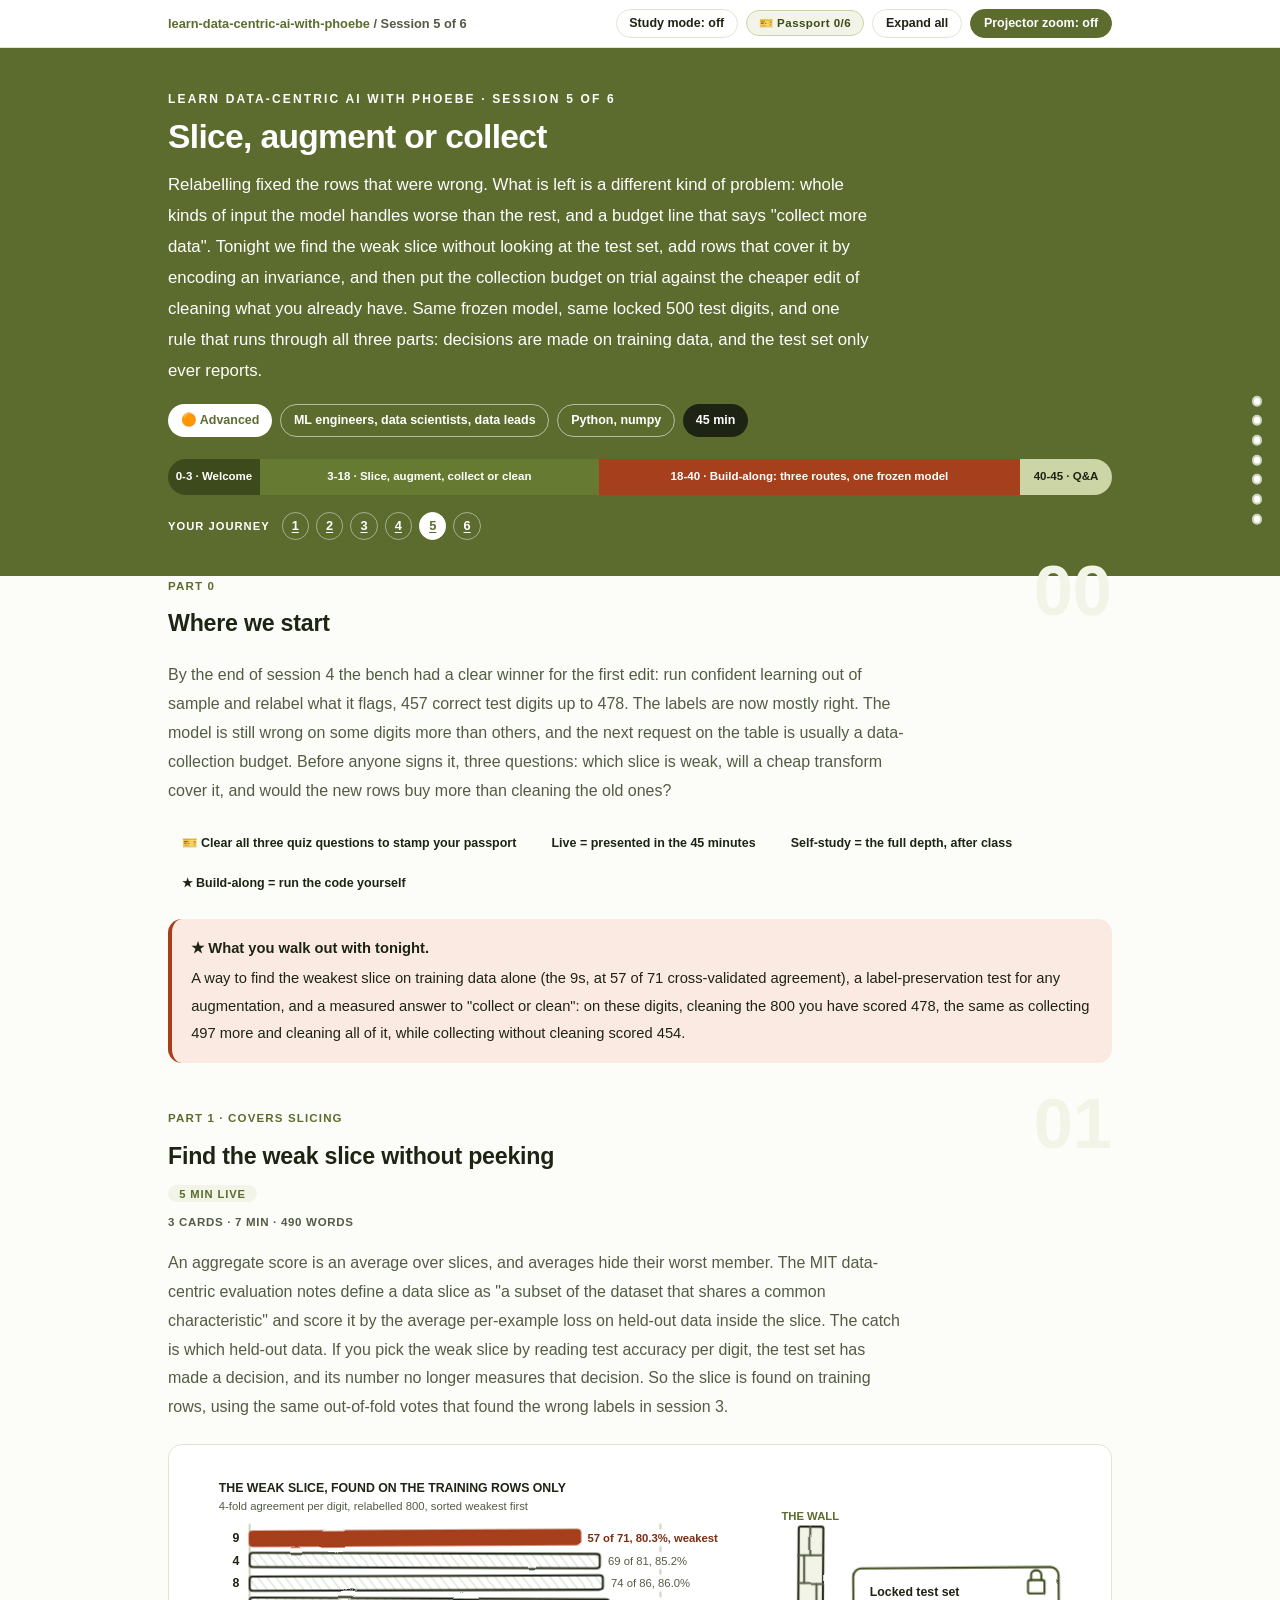
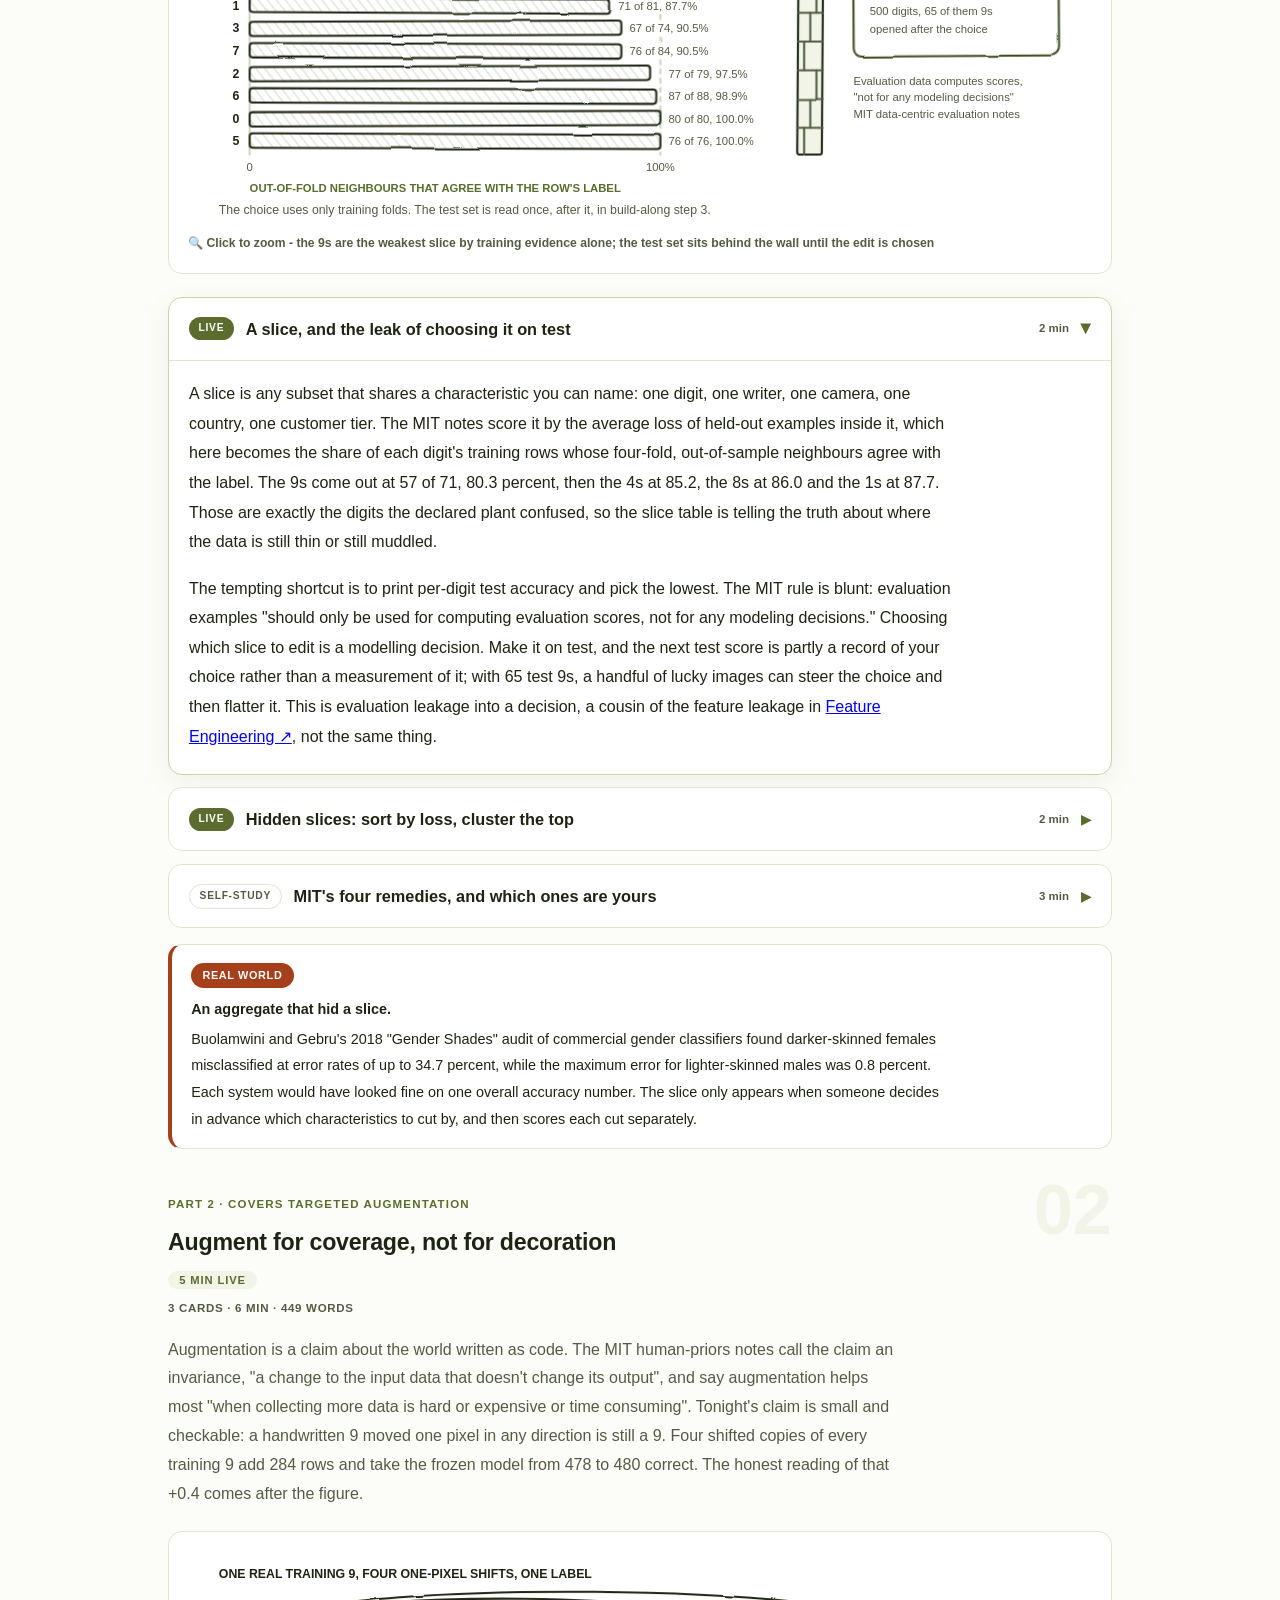
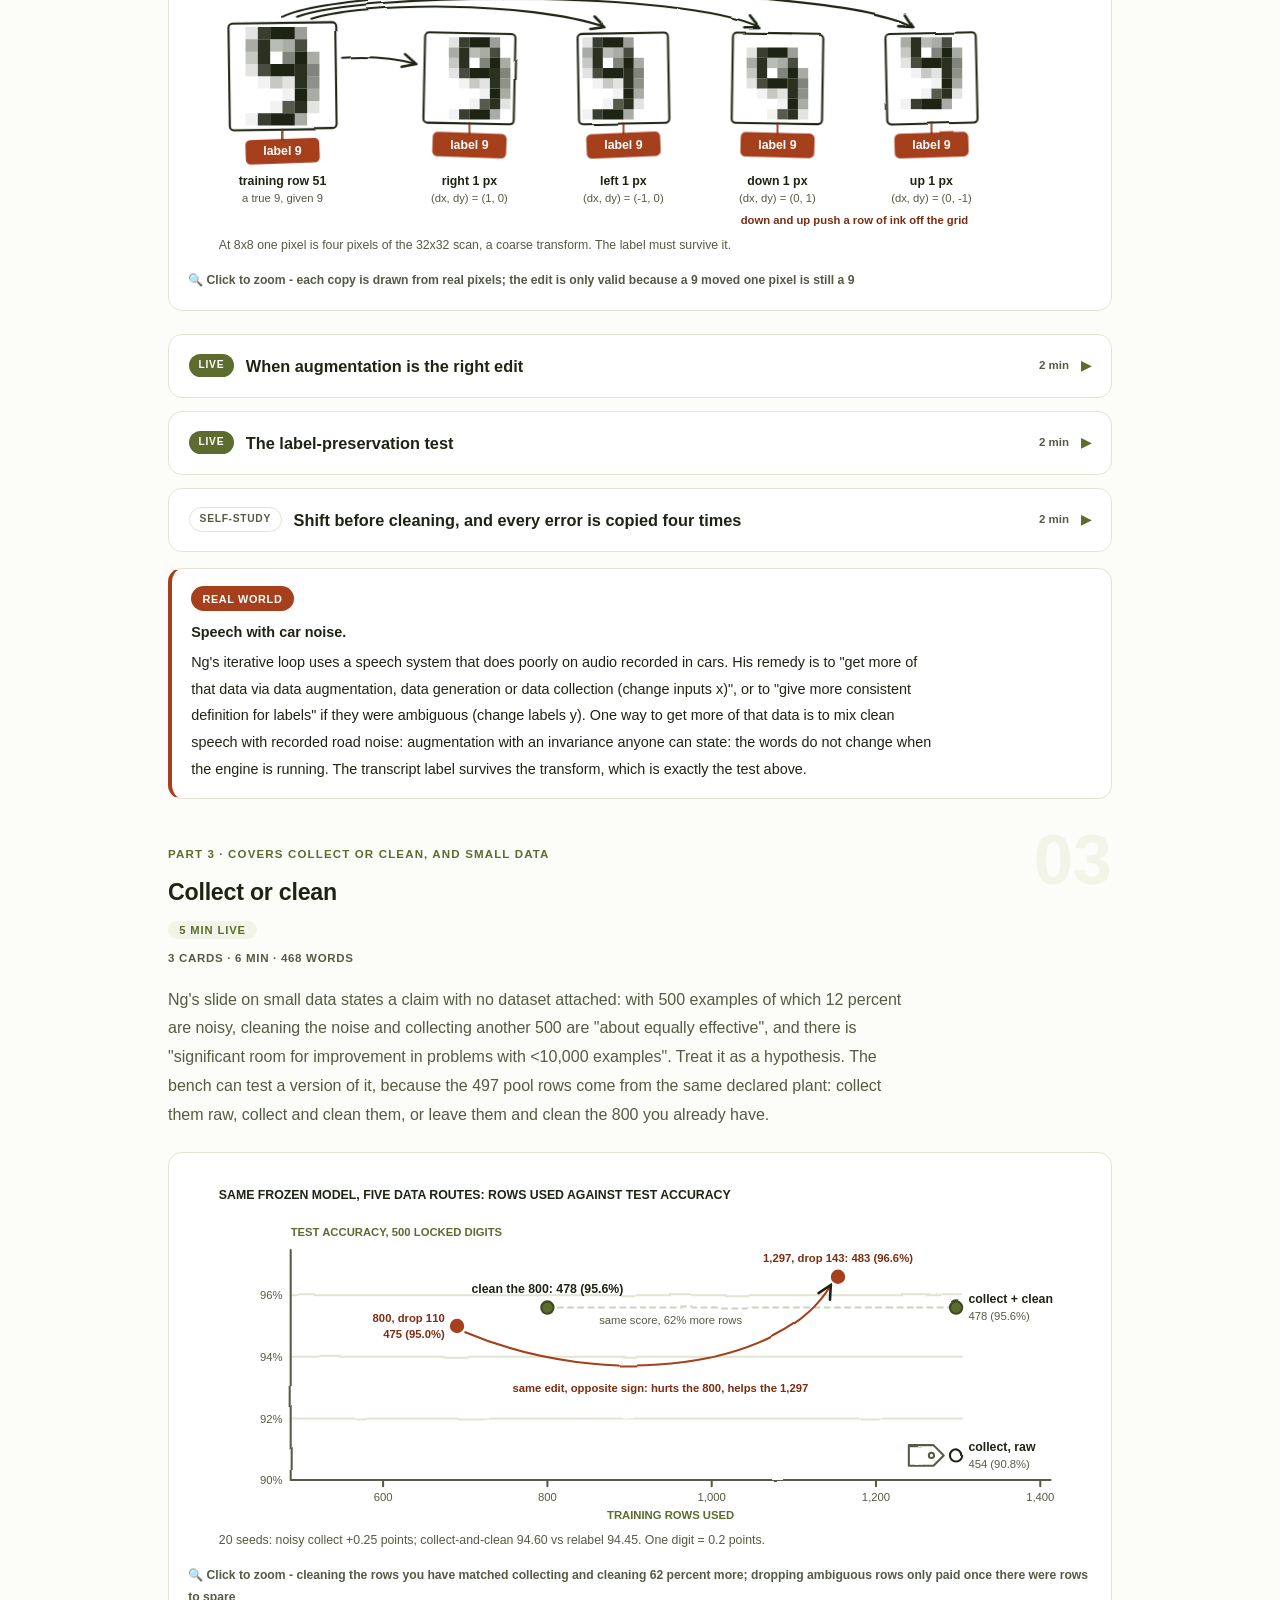
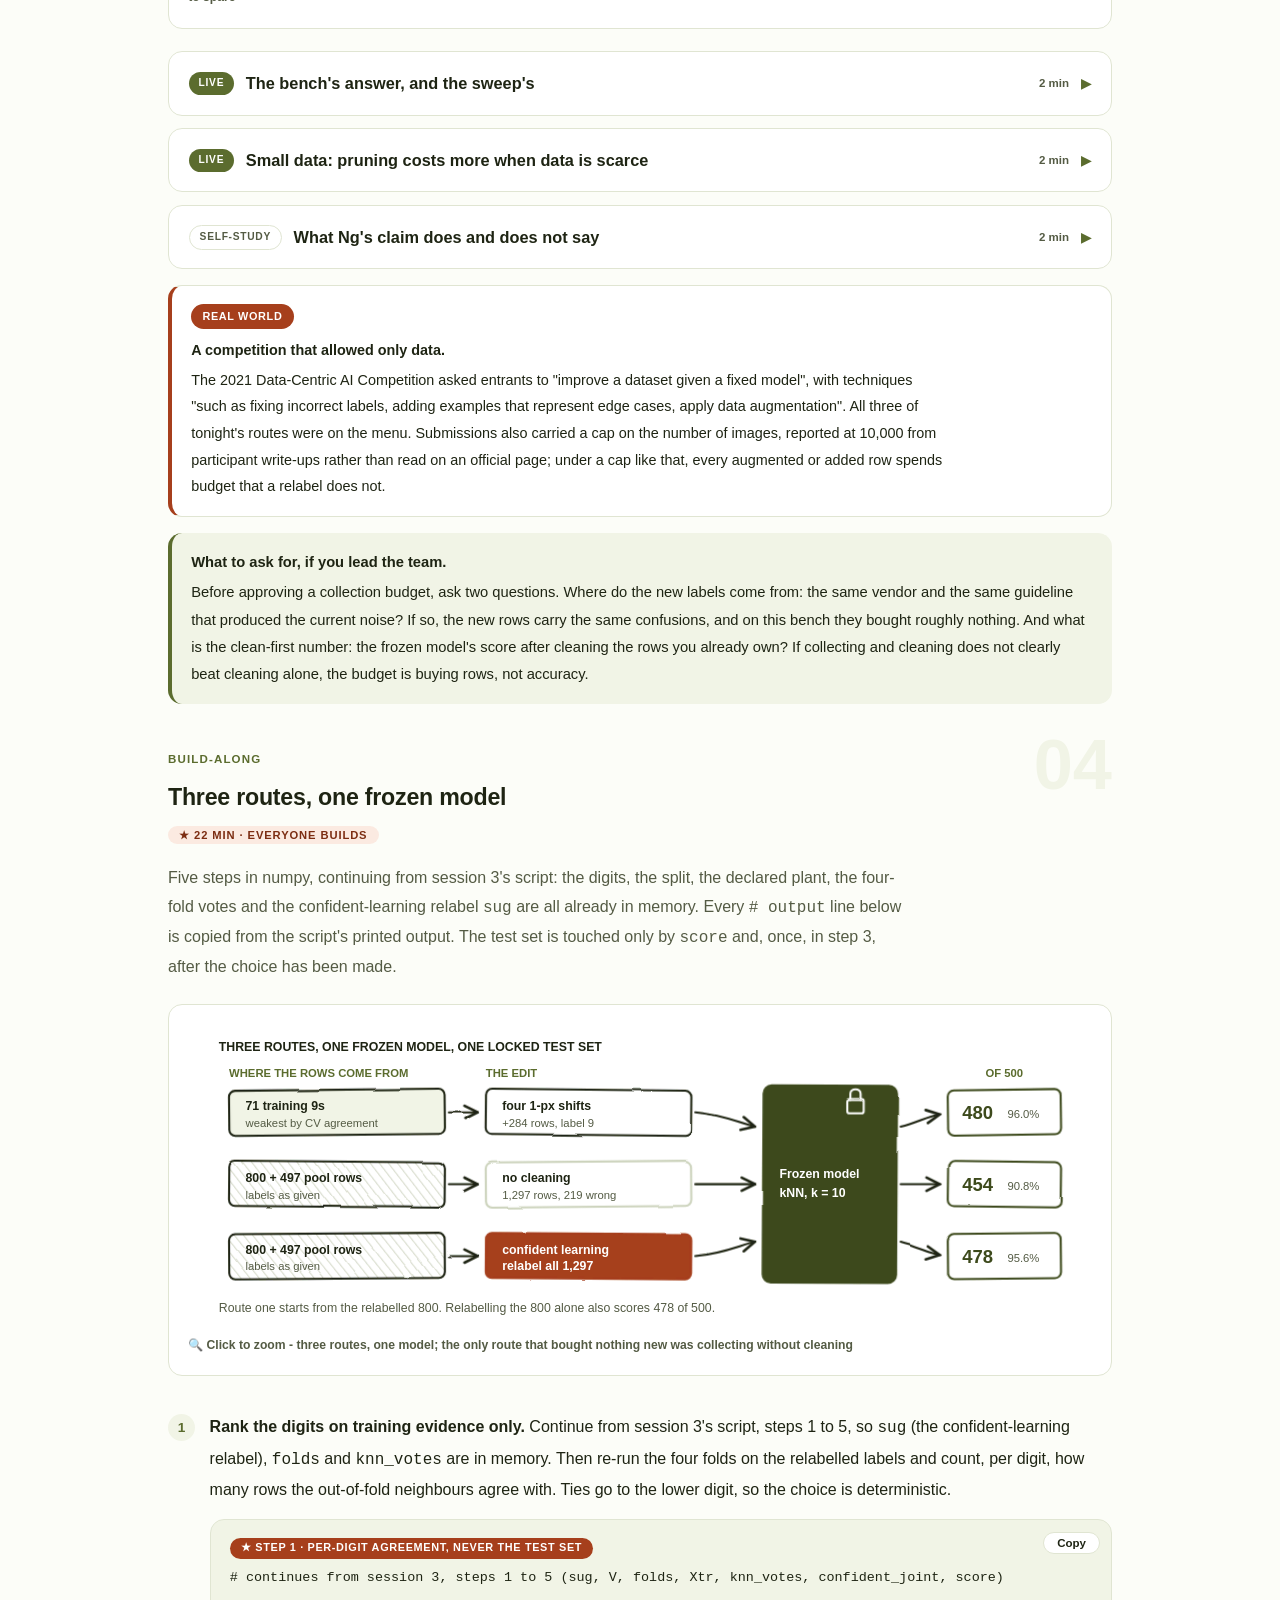
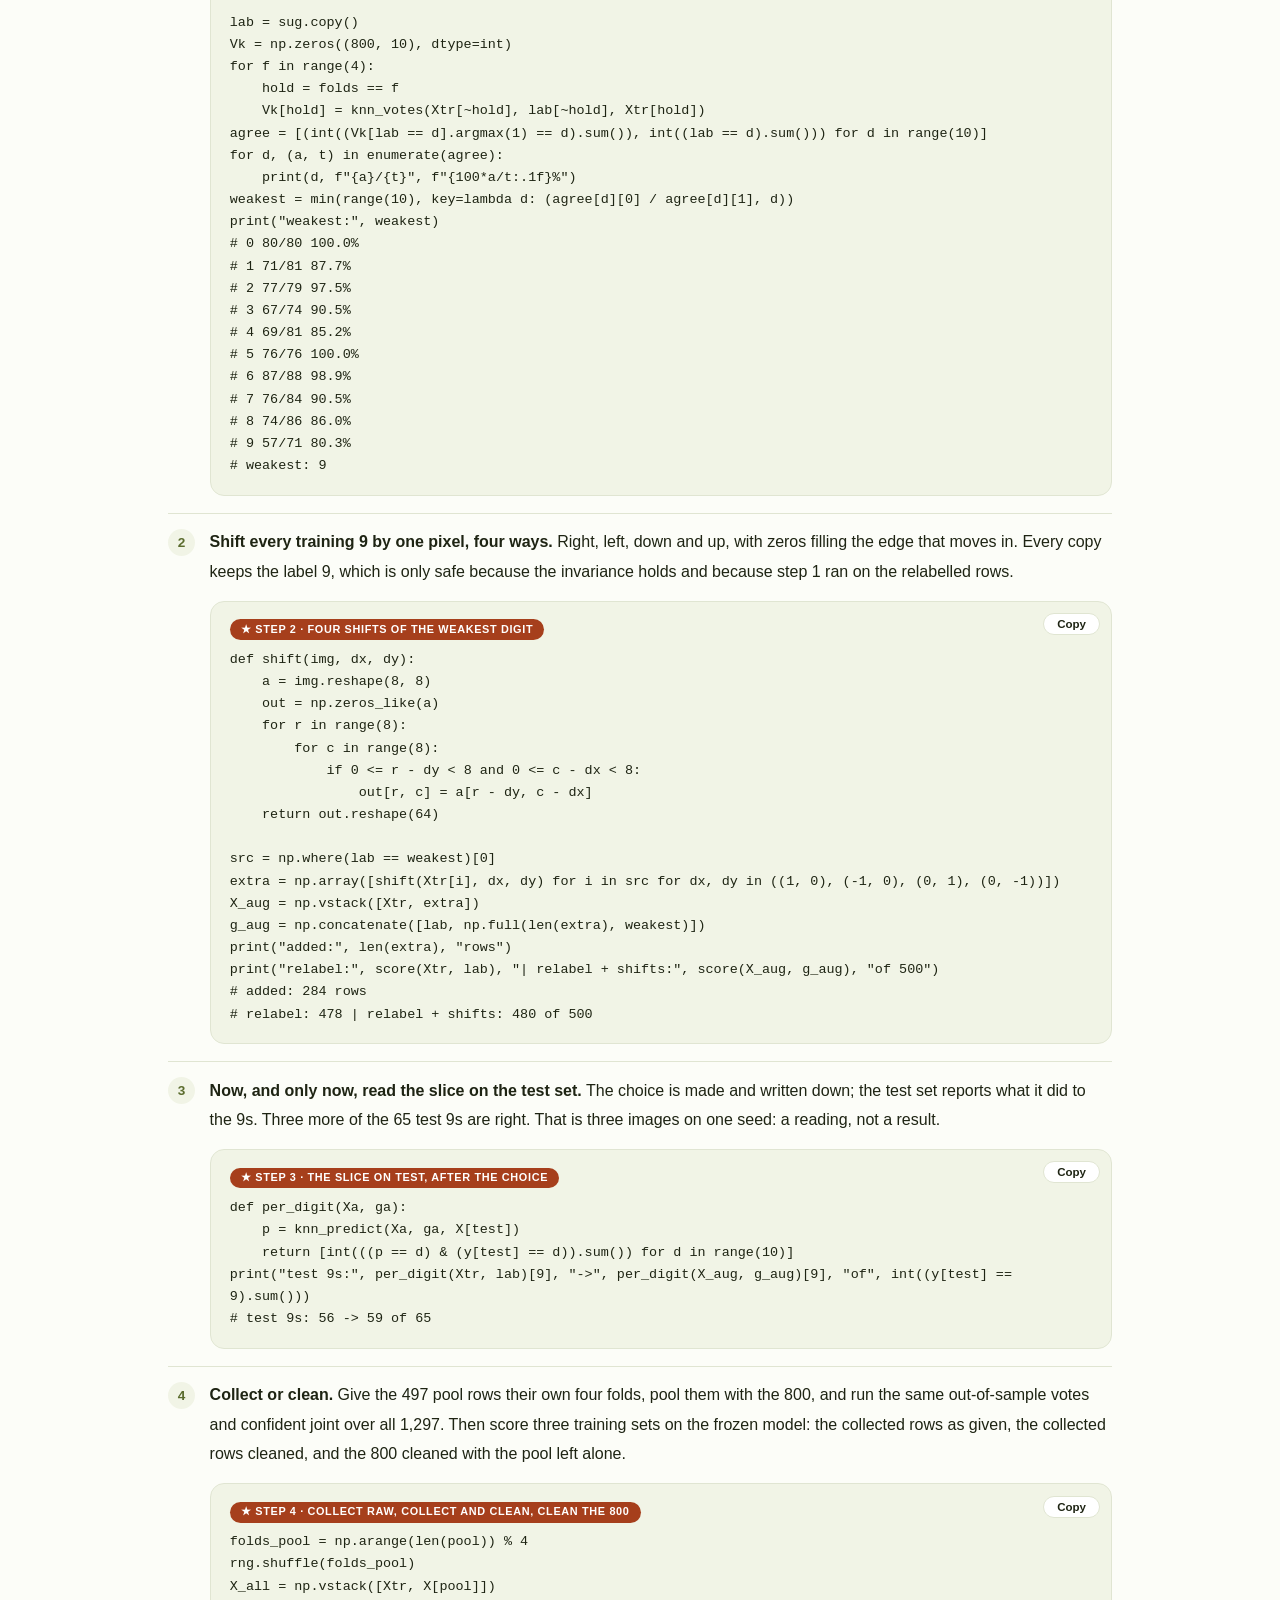
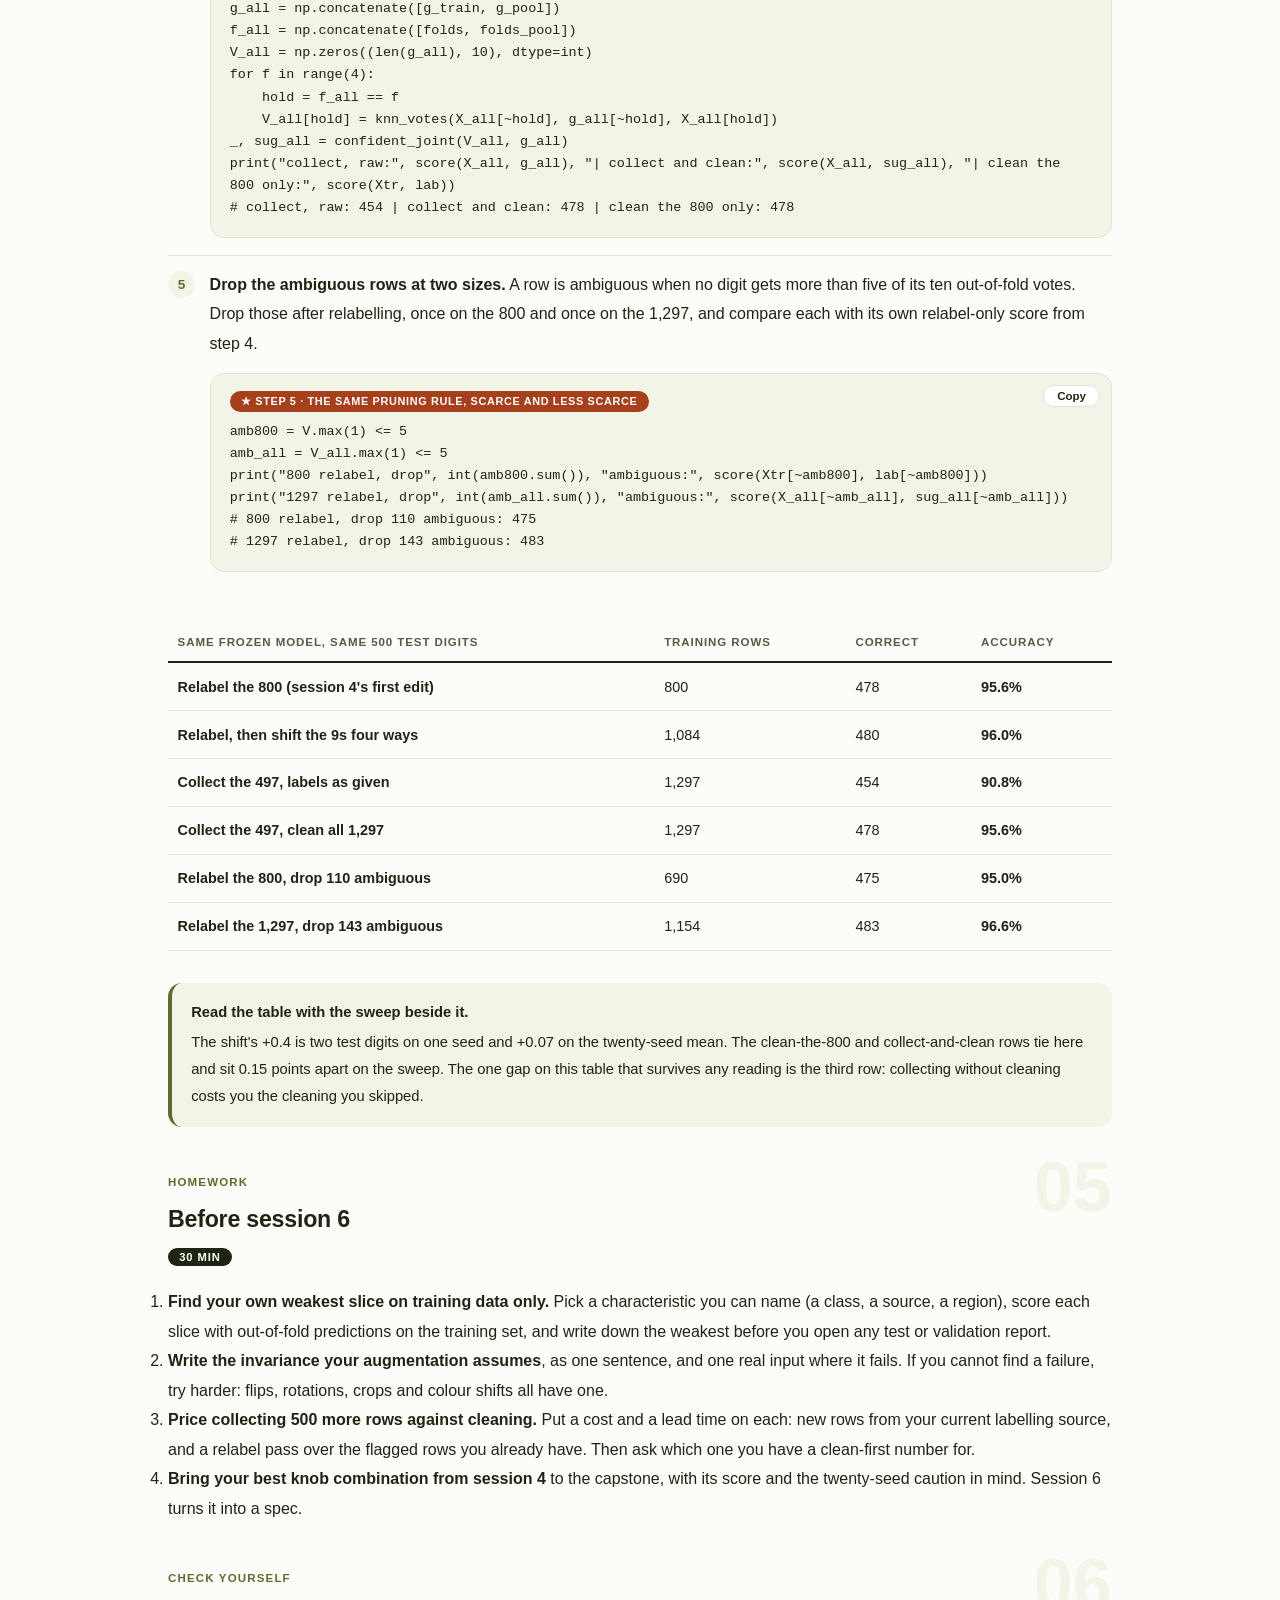
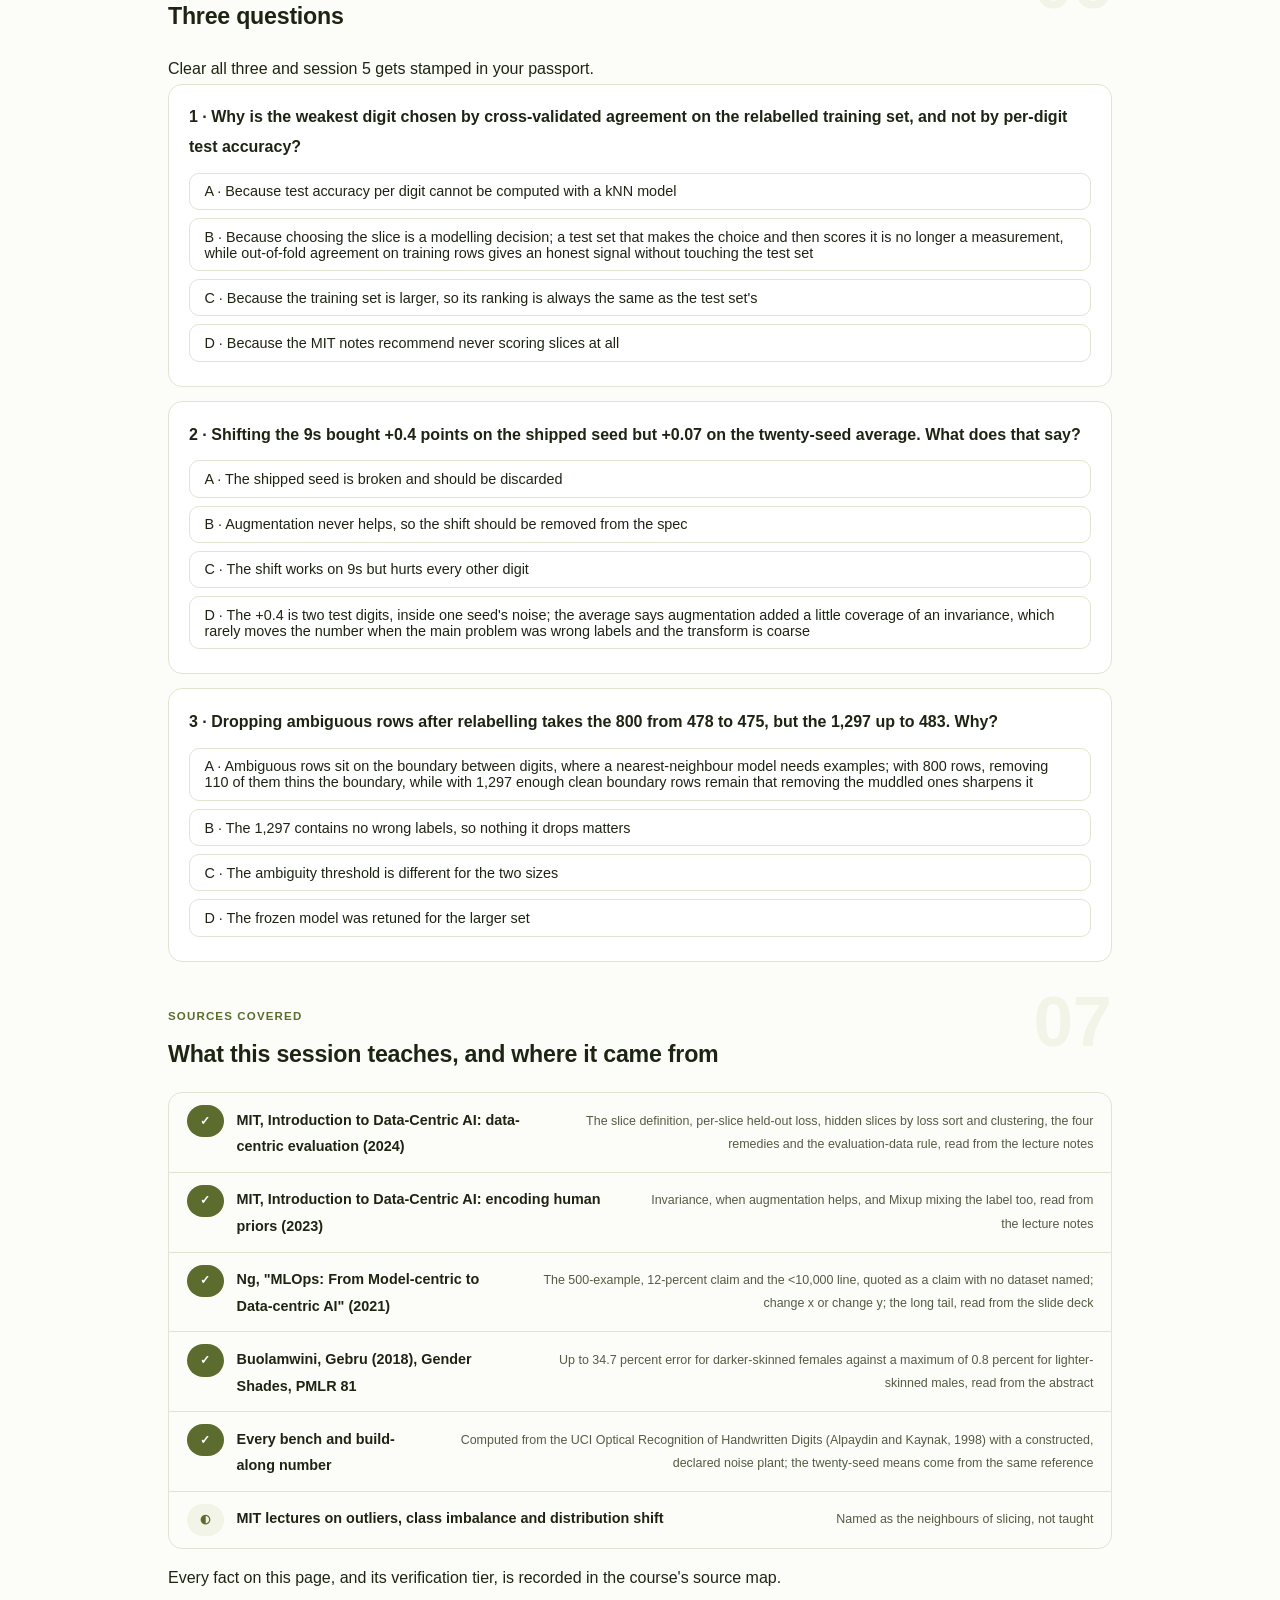
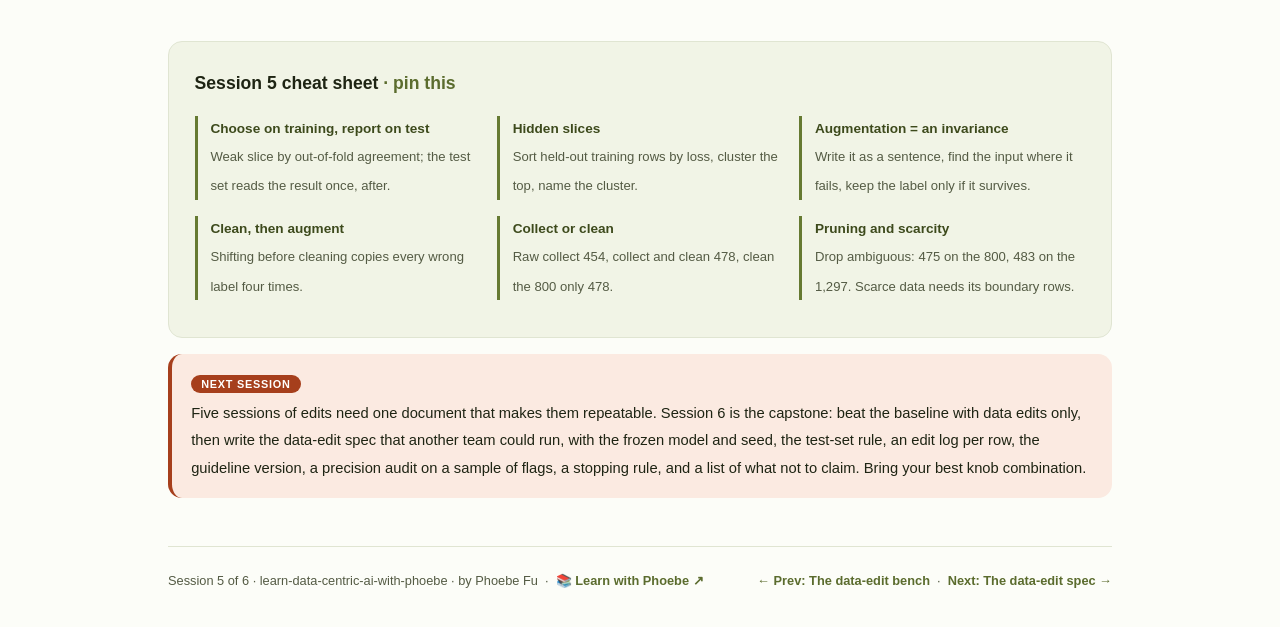
<file: courses/05-slice-augment-or-collect.html>
<!DOCTYPE html>
<html lang="en">
<head>
<meta charset="UTF-8">
<meta name="viewport" content="width=device-width, initial-scale=1.0">
<!-- social:start -->
<meta name="description" content="Session 5 of 6. Find the weak slice on training data only, augment it for coverage, and price collecting more rows against cleaning the ones you have. On the real digits, cleaning 800 rows matched collecting 62 percent more and cleaning all of it.">
<meta property="og:type" content="article">
<meta property="og:site_name" content="Learn with Phoebe">
<meta property="og:title" content="Slice, augment or collect - learn data-centric ai with phoebe">
<meta property="og:description" content="Session 5 of 6. The weakest digit is chosen by cross-validated agreement, never by test accuracy. Shifting it buys +0.07 points on a 20-seed average; cleaning 800 rows scores the same as collecting and cleaning 1,297.">
<meta property="og:url" content="https://phoebefu6.github.io/learn-data-centric-ai-with-phoebe/courses/05-slice-augment-or-collect.html">
<meta property="og:image" content="https://phoebefu6.github.io/learn-data-centric-ai-with-phoebe/assets/og-cover.png">
<meta property="og:image:width" content="1200">
<meta property="og:image:height" content="630">
<meta name="twitter:card" content="summary_large_image">
<meta name="twitter:title" content="Slice, augment or collect - learn data-centric ai with phoebe">
<meta name="twitter:description" content="Session 5 of 6. Find the weak slice without peeking, augment for coverage, and ask for the clean-first number before a collection budget.">
<meta name="twitter:image" content="https://phoebefu6.github.io/learn-data-centric-ai-with-phoebe/assets/og-cover.png">
<!-- social:end -->
<title>Session 5 · Slice, augment or collect - learn data-centric ai with phoebe</title>
<link rel="stylesheet" href="../assets/style.css?v=23">
</head>
<body>

<div class="toolbar">
  <div class="wrap">
    <span class="crumb"><a href="../index.html">learn-data-centric-ai-with-phoebe</a> / Session 5 of 6</span>
    <button class="btn" id="toggle-all" type="button">Expand all</button>
    <button class="btn primary" id="zoom-toggle" type="button">Projector zoom: off</button>
  </div>
</div>

<header class="masthead">
  <div class="wrap">
    <div class="eyebrow">Learn Data-Centric AI with Phoebe · Session 5 of 6</div>
    <h1>Slice, augment <span class="accent">or collect</span></h1>
    <p class="sub">Relabelling fixed the rows that were wrong. What is left is a different kind of problem: whole kinds of input the model handles worse than the rest, and a budget line that says "collect more data". Tonight we find the weak slice without looking at the test set, add rows that cover it by encoding an invariance, and then put the collection budget on trial against the cheaper edit of cleaning what you already have. Same frozen model, same locked 500 test digits, and one rule that runs through all three parts: decisions are made on training data, and the test set only ever reports.</p>
    <div class="chip-row">
      <span class="chip level">🟠 Advanced</span>
      <span class="chip audience">ML engineers, data scientists, data leads</span>
      <span class="chip audience">Python, numpy</span>
      <span class="chip time">45 min</span>
    </div>
    <div class="agenda">
      <span class="a1" style="flex:1">0-3 · Welcome</span>
      <span class="a2" style="flex:4">3-18 · Slice, augment, collect or clean</span>
      <span class="a3" style="flex:5">18-40 · Build-along: three routes, one frozen model</span>
      <span class="a4" style="flex:1">40-45 · Q&amp;A</span>
    </div>
  </div>
</header>

<main class="wrap">

  <section class="section" id="intro">
    <div class="section-kicker">
      <span class="klabel">Part 0</span>
      <h2>Where we start</h2>
    </div>
    <p class="lede">By the end of session 4 the bench had a clear winner for the first edit: run confident learning out of sample and relabel what it flags, 457 correct test digits up to 478. The labels are now mostly right. The model is still wrong on some digits more than others, and the next request on the table is usually a data-collection budget. Before anyone signs it, three questions: which slice is weak, will a cheap transform cover it, and would the new rows buy more than cleaning the old ones?</p>

    <div class="legend">
      <span class="pill">🎫 Clear all three quiz questions to stamp your passport</span>
      <span class="pill">Live = presented in the 45 minutes</span>
      <span class="pill">Self-study = the full depth, after class</span>
      <span class="pill">★ Build-along = run the code yourself</span>
    </div>

    <div class="callout win">
      <p><strong>★ What you walk out with tonight.</strong> A way to find the weakest slice on training data alone (the 9s, at 57 of 71 cross-validated agreement), a label-preservation test for any augmentation, and a measured answer to "collect or clean": on these digits, cleaning the 800 you have scored 478, the same as collecting 497 more and cleaning all of it, while collecting without cleaning scored 454.</p>
    </div>
  </section>

  <section class="section" id="part-1">
    <div class="section-kicker">
      <span class="klabel">Part 1 · covers slicing</span>
      <h2>Find the weak slice without peeking</h2>
      <span class="tag concept">5 min live</span>
    </div>
    <p class="lede">An aggregate score is an average over slices, and averages hide their worst member. The MIT data-centric evaluation notes define a data slice as "a subset of the dataset that shares a common characteristic" and score it by the average per-example loss on held-out data inside the slice. The catch is which held-out data. If you pick the weak slice by reading test accuracy per digit, the test set has made a decision, and its number no longer measures that decision. So the slice is found on training rows, using the same out-of-fold votes that found the wrong labels in session 3.</p>

    <figure class="zoomable">
      <svg viewBox="0 0 880 348" xmlns="http://www.w3.org/2000/svg" role="img" aria-label="Horizontal bars, one per digit, sorted weakest first, showing how many of each digit's relabelled training rows the out-of-fold neighbours agree with. 9: 57 of 71, 80.3 percent, drawn in rust as the weakest. Then 4: 85.2, 8: 86.0, 1: 87.7, 3: 90.5, 7: 90.5, 2: 97.5, 6: 98.9, 0 and 5: 100 percent. A brick wall separates the bars from a locked test set box of 500 digits, 65 of them 9s, which is opened only after the choice.">
        <defs>
          <filter id="s5aSk" x="-3%" y="-3%" width="106%" height="106%"><feTurbulence type="fractalNoise" baseFrequency="0.02" numOctaves="2" seed="51" result="n"/><feDisplacementMap in="SourceGraphic" in2="n" scale="2.4" xChannelSelector="R" yChannelSelector="G"/></filter>
          <pattern id="s5aHc" patternUnits="userSpaceOnUse" width="7" height="7" patternTransform="rotate(-38)"><line x1="0" y1="0" x2="0" y2="7" stroke="#5B6C2E" stroke-width="1" opacity=".5"/></pattern>
          <marker id="s5aAr" viewBox="0 0 10 10" refX="9" refY="5" markerWidth="8" markerHeight="8" orient="auto"><path d="M1 1 L9 5 L1 9" fill="none" stroke="#1E2413" stroke-width="1.6" stroke-linecap="round"/></marker>
        </defs>
        <style>
          .s5aH { font: 800 12px Inter, sans-serif; fill: #1E2413; }
          .s5aL { font: 600 12px Inter, sans-serif; fill: #1E2413; }
          .s5aS { font: 400 11px Inter, sans-serif; fill: #545B44; }
          .s5aB { font: 800 11px Inter, sans-serif; fill: #7C2D12; }
          .s5aA { font: 700 11px Inter, sans-serif; fill: #5B6C2E; }
          .s5aN { font: 400 12px Inter, sans-serif; fill: #545B44; }
        </style>

        <text class="s5aH" x="30" y="26">THE WEAK SLICE, FOUND ON THE TRAINING ROWS ONLY</text>
        <text class="s5aS" x="30" y="44">4-fold agreement per digit, relabelled 800, sorted weakest first</text>

        <g filter="url(#s5aSk)" fill="none" stroke="#1E2413" stroke-width="2" stroke-linecap="round" stroke-linejoin="round">
          <path d="M60 58 L60 282" stroke="#CCD3BC"/>
          <path d="M460 58 L460 64 M460 80 L460 86 M460 102 L460 108 M460 124 L460 130 M460 146 L460 152 M460 168 L460 174 M460 190 L460 282" stroke="#CCD3BC" stroke-dasharray="4 5"/>
          <rect x="60" y="64" width="321" height="14" rx="3" transform="rotate(-0.3 220 71)" fill="#A63F1C" stroke="#A63F1C"/>
          <rect x="60" y="86" width="341" height="14" rx="3" transform="rotate(0.2 230 93)" fill="url(#s5aHc)"/>
          <rect x="60" y="108" width="344" height="14" rx="3" transform="rotate(-0.2 232 115)" fill="url(#s5aHc)"/>
          <rect x="60" y="130" width="351" height="14" rx="3" transform="rotate(0.3 235 137)" fill="url(#s5aHc)"/>
          <rect x="60" y="152" width="362" height="14" rx="3" transform="rotate(-0.2 241 159)" fill="url(#s5aHc)"/>
          <rect x="60" y="174" width="362" height="14" rx="3" transform="rotate(0.2 241 181)" fill="url(#s5aHc)"/>
          <rect x="60" y="196" width="390" height="14" rx="3" transform="rotate(-0.2 255 203)" fill="url(#s5aHc)"/>
          <rect x="60" y="218" width="396" height="14" rx="3" transform="rotate(0.2 258 225)" fill="url(#s5aHc)"/>
          <rect x="60" y="240" width="400" height="14" rx="3" transform="rotate(-0.2 260 247)" fill="url(#s5aHc)"/>
          <rect x="60" y="262" width="400" height="14" rx="3" transform="rotate(0.2 260 269)" fill="url(#s5aHc)"/>
          <!-- the wall -->
          <rect x="594" y="60" width="24" height="222" rx="2" transform="rotate(0.4 606 171)" fill="#F1F4E6"/>
          <path d="M594 88 L618 88 M594 116 L618 116 M594 144 L618 144 M594 172 L618 172 M594 200 L618 200 M594 228 L618 228 M594 256 L618 256" stroke="#545B44"/>
          <path d="M606 60 L606 88 M600 88 L600 116 M612 116 L612 144 M606 144 L606 172 M600 172 L600 200 M612 200 L612 228 M606 228 L606 256 M600 256 L600 282" stroke="#545B44"/>
          <!-- locked test set -->
          <rect x="648" y="100" width="200" height="86" rx="8" transform="rotate(-0.4 748 143)" fill="#FFFFFF" stroke="#3D4A1C"/>
          <rect x="818" y="112" width="16" height="13" rx="2" stroke="#3D4A1C"/>
          <path d="M821 112 L821 107 C821 101 831 101 831 107 L831 112" stroke="#3D4A1C"/>
        </g>

        <text class="s5aL" x="50" y="75" text-anchor="end">9</text>
        <text class="s5aL" x="50" y="97" text-anchor="end">4</text>
        <text class="s5aL" x="50" y="119" text-anchor="end">8</text>
        <text class="s5aL" x="50" y="141" text-anchor="end">1</text>
        <text class="s5aL" x="50" y="163" text-anchor="end">3</text>
        <text class="s5aL" x="50" y="185" text-anchor="end">7</text>
        <text class="s5aL" x="50" y="207" text-anchor="end">2</text>
        <text class="s5aL" x="50" y="229" text-anchor="end">6</text>
        <text class="s5aL" x="50" y="251" text-anchor="end">0</text>
        <text class="s5aL" x="50" y="273" text-anchor="end">5</text>

        <text class="s5aB" x="389" y="75">57 of 71, 80.3%, weakest</text>
        <text class="s5aS" x="409" y="97">69 of 81, 85.2%</text>
        <text class="s5aS" x="412" y="119">74 of 86, 86.0%</text>
        <text class="s5aS" x="419" y="141">71 of 81, 87.7%</text>
        <text class="s5aS" x="430" y="163">67 of 74, 90.5%</text>
        <text class="s5aS" x="430" y="185">76 of 84, 90.5%</text>
        <text class="s5aS" x="468" y="207">77 of 79, 97.5%</text>
        <text class="s5aS" x="468" y="229">87 of 88, 98.9%</text>
        <text class="s5aS" x="468" y="251">80 of 80, 100.0%</text>
        <text class="s5aS" x="468" y="273">76 of 76, 100.0%</text>

        <text class="s5aS" x="60" y="298" text-anchor="middle">0</text>
        <text class="s5aS" x="460" y="298" text-anchor="middle">100%</text>
        <text class="s5aA" x="60" y="318">OUT-OF-FOLD NEIGHBOURS THAT AGREE WITH THE ROW'S LABEL</text>
        <text class="s5aA" x="606" y="54" text-anchor="middle">THE WALL</text>

        <text class="s5aL" x="664" y="128">Locked test set</text>
        <text class="s5aS" x="664" y="146">500 digits, 65 of them 9s</text>
        <text class="s5aS" x="664" y="164">opened after the choice</text>
        <text class="s5aS" x="648" y="214">Evaluation data computes scores,</text>
        <text class="s5aS" x="648" y="230">"not for any modeling decisions"</text>
        <text class="s5aS" x="648" y="246">MIT data-centric evaluation notes</text>

        <text class="s5aN" x="30" y="340">The choice uses only training folds. The test set is read once, after it, in build-along step 3.</text>
      </svg>
      <figcaption>🔍 Click to zoom - the 9s are the weakest slice by training evidence alone; the test set sits behind the wall until the edit is chosen</figcaption>
    </figure>

    <details class="card" open>
      <summary><span class="mode live">Live</span>A slice, and the leak of choosing it on test<span class="mini">2 min</span><span class="caret">▶</span></summary>
      <div class="body">
        <p>A slice is any subset that shares a characteristic you can name: one digit, one writer, one camera, one country, one customer tier. The MIT notes score it by the average loss of held-out examples inside it, which here becomes the share of each digit's training rows whose four-fold, out-of-sample neighbours agree with the label. The 9s come out at 57 of 71, 80.3 percent, then the 4s at 85.2, the 8s at 86.0 and the 1s at 87.7. Those are exactly the digits the declared plant confused, so the slice table is telling the truth about where the data is still thin or still muddled.</p>
        <p>The tempting shortcut is to print per-digit test accuracy and pick the lowest. The MIT rule is blunt: evaluation examples "should only be used for computing evaluation scores, not for any modeling decisions." Choosing which slice to edit is a modelling decision. Make it on test, and the next test score is partly a record of your choice rather than a measurement of it; with 65 test 9s, a handful of lucky images can steer the choice and then flatter it. This is evaluation leakage into a decision, a cousin of the feature leakage in <a href="https://phoebefu6.github.io/learn-feature-engineering-with-phoebe/courses/b5-leakage.html">Feature Engineering ↗</a>, not the same thing.</p>
      </div>
    </details>

    <details class="card">
      <summary><span class="mode live">Live</span>Hidden slices: sort by loss, cluster the top<span class="mini">2 min</span><span class="caret">▶</span></summary>
      <div class="body">
        <p>Digits are a slice you can name in advance. The ones that hurt in production are usually the ones nobody named: a scanner model, a lighting condition, a dialect. The MIT notes give a procedure for finding them: sort the held-out examples by loss, take the high-loss end, and cluster it. A cluster that keeps appearing is a candidate slice; you then look at its members and give it a name a person can act on.</p>
        <p>Two cautions carry over from tonight's setup. The "held-out" examples must be out-of-fold training rows, not the locked test set, for the same reason as above. And a cluster of high-loss rows may be a cluster of wrong labels rather than a thin slice, which is why the relabel pass comes first. Reading a hundred of those rows by hand and tagging each one is error analysis, and its method lives in <a href="https://phoebefu6.github.io/learn-ml-strategy-with-phoebe/courses/p3-error-analysis-spreadsheet.html">ML Strategy p3 ↗</a>.</p>
      </div>
    </details>

    <details class="card">
      <summary><span class="mode self">Self-study</span>MIT's four remedies, and which ones are yours<span class="mini">3 min</span><span class="caret">▶</span></summary>
      <div class="body">
        <p>Once a weak slice is found, the MIT notes list four remedies: use a more flexible model; over-sample or up-weight the minority subgroup; "Collect additional data from the subgroup of interest"; and engineer features that help the model tell the slice apart. The first is model-side, and here the model is frozen. The last is feature work, which changes what the model sees rather than which rows it learns from, and it belongs to <a href="https://phoebefu6.github.io/learn-feature-engineering-with-phoebe/courses/b5-leakage.html">Feature Engineering ↗</a>.</p>
        <p>That leaves the two data-side remedies, and the rest of tonight is about them. Over-sampling a slice with transformed copies is Part 2. Collecting new rows, from the slice or in general, is Part 3. Class imbalance, outliers and distribution shift have their own MIT lectures; they are named here and not taught.</p>
      </div>
    </details>

    <div class="callout example">
      <span class="ex-pill">Real world</span>
      <p><strong>An aggregate that hid a slice.</strong> Buolamwini and Gebru's 2018 "Gender Shades" audit of commercial gender classifiers found darker-skinned females misclassified at error rates of up to 34.7 percent, while the maximum error for lighter-skinned males was 0.8 percent. Each system would have looked fine on one overall accuracy number. The slice only appears when someone decides in advance which characteristics to cut by, and then scores each cut separately.</p>
    </div>
  </section>

  <section class="section" id="part-2">
    <div class="section-kicker">
      <span class="klabel">Part 2 · covers targeted augmentation</span>
      <h2>Augment for coverage, not for decoration</h2>
      <span class="tag concept">5 min live</span>
    </div>
    <p class="lede">Augmentation is a claim about the world written as code. The MIT human-priors notes call the claim an invariance, "a change to the input data that doesn't change its output", and say augmentation helps most "when collecting more data is hard or expensive or time consuming". Tonight's claim is small and checkable: a handwritten 9 moved one pixel in any direction is still a 9. Four shifted copies of every training 9 add 284 rows and take the frozen model from 478 to 480 correct. The honest reading of that +0.4 comes after the figure.</p>

    <figure class="zoomable">
      <svg viewBox="0 0 880 300" xmlns="http://www.w3.org/2000/svg" role="img" aria-label="A real training 9, row 51, drawn from its 64 pixels, with arrows to four copies shifted one pixel right, left, down and up. Each copy carries the same label 9 on a tag. The up and down shifts push a row of ink off the 8 by 8 grid.">
        <defs>
          <filter id="s5bSk" x="-3%" y="-3%" width="106%" height="106%"><feTurbulence type="fractalNoise" baseFrequency="0.02" numOctaves="2" seed="52" result="n"/><feDisplacementMap in="SourceGraphic" in2="n" scale="2.4" xChannelSelector="R" yChannelSelector="G"/></filter>
          <pattern id="s5bHc" patternUnits="userSpaceOnUse" width="7" height="7" patternTransform="rotate(-38)"><line x1="0" y1="0" x2="0" y2="7" stroke="#5B6C2E" stroke-width="1" opacity=".5"/></pattern>
          <marker id="s5bAr" viewBox="0 0 10 10" refX="9" refY="5" markerWidth="8" markerHeight="8" orient="auto"><path d="M1 1 L9 5 L1 9" fill="none" stroke="#1E2413" stroke-width="1.6" stroke-linecap="round"/></marker>
        </defs>
        <style>
          .s5bH { font: 800 12px Inter, sans-serif; fill: #1E2413; }
          .s5bL { font: 600 12px Inter, sans-serif; fill: #1E2413; }
          .s5bS { font: 400 11px Inter, sans-serif; fill: #545B44; }
          .s5bB { font: 800 11px Inter, sans-serif; fill: #7C2D12; }
          .s5bW { font: 800 12px Inter, sans-serif; fill: #FFFFFF; }
          .s5bN { font: 400 12px Inter, sans-serif; fill: #545B44; }
        </style>

        <text class="s5bH" x="30" y="26">ONE REAL TRAINING 9, FOUR ONE-PIXEL SHIFTS, ONE LABEL</text>

        <g filter="url(#s5bSk)" fill="none" stroke="#1E2413" stroke-width="2" stroke-linecap="round" stroke-linejoin="round">
          <!-- original frame -->
          <rect x="40" y="70" width="104" height="104" rx="4" transform="rotate(-0.8 92 122)" fill="#FFFFFF"/>
          <!-- four copy frames -->
          <rect x="230" y="80" width="88" height="88" rx="4" transform="rotate(1.2 274 124)" fill="#FFFFFF"/>
          <rect x="380" y="80" width="88" height="88" rx="4" transform="rotate(-1 424 124)" fill="#FFFFFF"/>
          <rect x="530" y="80" width="88" height="88" rx="4" transform="rotate(0.9 574 124)" fill="#FFFFFF"/>
          <rect x="680" y="80" width="88" height="88" rx="4" transform="rotate(-1.3 724 124)" fill="#FFFFFF"/>
          <!-- arrows from the original to each copy -->
          <path d="M150 104 C176 102 200 104 222 110" marker-end="url(#s5bAr)"/>
          <path d="M120 66 C170 50 330 48 406 74" marker-end="url(#s5bAr)"/>
          <path d="M106 64 C170 40 480 38 556 74" marker-end="url(#s5bAr)"/>
          <path d="M92 64 C160 30 630 30 706 74" marker-end="url(#s5bAr)"/>
          <!-- label tags, with a hole and a string back to the frame -->
          <rect x="57" y="184" width="70" height="22" rx="4" transform="rotate(-2 92 195)" fill="#A63F1C" stroke="#A63F1C"/>
          <rect x="239" y="178" width="70" height="22" rx="4" transform="rotate(2 274 189)" fill="#A63F1C" stroke="#A63F1C"/>
          <rect x="389" y="178" width="70" height="22" rx="4" transform="rotate(-2.5 424 189)" fill="#A63F1C" stroke="#A63F1C"/>
          <rect x="539" y="178" width="70" height="22" rx="4" transform="rotate(1.5 574 189)" fill="#A63F1C" stroke="#A63F1C"/>
          <rect x="689" y="178" width="70" height="22" rx="4" transform="rotate(-1.8 724 189)" fill="#A63F1C" stroke="#A63F1C"/>
          <path d="M92 174 L92 184 M274 168 L274 178 M424 168 L424 178 M574 168 L574 178 M724 168 L724 178" stroke="#7C2D12" stroke-width="1.6"/>
        </g>

        <g stroke="none"><path d="M68 122h12v12h-12zM92 134h12v12h-12zM80 146h12v12h-12zM56 158h12v12h-12z" fill="#1E2413" fill-opacity="0.06"/><path d="M56 74h12v12h-12zM56 110h12v12h-12zM92 122h12v12h-12zM116 146h12v12h-12z" fill="#1E2413" fill-opacity="0.12"/><path d="M56 98h12v12h-12zM80 122h12v12h-12z" fill="#1E2413" fill-opacity="0.25"/><path d="M80 86h12v12h-12z" fill="#1E2413" fill-opacity="0.31"/><path d="M56 86h12v12h-12zM92 86h12v12h-12zM116 98h12v12h-12zM116 134h12v12h-12zM104 158h12v12h-12z" fill="#1E2413" fill-opacity="0.38"/><path d="M104 74h12v12h-12z" fill="#1E2413" fill-opacity="0.44"/><path d="M116 122h12v12h-12z" fill="#1E2413" fill-opacity="0.50"/><path d="M92 98h12v12h-12zM116 110h12v12h-12z" fill="#1E2413" fill-opacity="0.56"/><path d="M92 146h12v12h-12z" fill="#1E2413" fill-opacity="0.75"/><path d="M104 86h12v12h-12zM68 110h12v12h-12z" fill="#1E2413" fill-opacity="0.81"/><path d="M68 74h12v12h-12zM68 158h12v12h-12z" fill="#1E2413" fill-opacity="0.88"/><path d="M68 86h12v12h-12zM68 98h12v12h-12zM104 110h12v12h-12zM104 122h12v12h-12zM104 146h12v12h-12z" fill="#1E2413" fill-opacity="0.94"/><path d="M80 74h12v12h-12zM92 74h12v12h-12zM104 98h12v12h-12zM80 110h12v12h-12zM92 110h12v12h-12zM104 134h12v12h-12zM80 158h12v12h-12zM92 158h12v12h-12z" fill="#1E2413" fill-opacity="1.00"/></g>
        <g stroke="none"><path d="M264 124h10v10h-10zM284 134h10v10h-10zM274 144h10v10h-10zM254 154h10v10h-10z" fill="#1E2413" fill-opacity="0.06"/><path d="M254 84h10v10h-10zM254 114h10v10h-10zM284 124h10v10h-10zM304 144h10v10h-10z" fill="#1E2413" fill-opacity="0.12"/><path d="M254 104h10v10h-10zM274 124h10v10h-10z" fill="#1E2413" fill-opacity="0.25"/><path d="M274 94h10v10h-10z" fill="#1E2413" fill-opacity="0.31"/><path d="M254 94h10v10h-10zM284 94h10v10h-10zM304 104h10v10h-10zM304 134h10v10h-10zM294 154h10v10h-10z" fill="#1E2413" fill-opacity="0.38"/><path d="M294 84h10v10h-10z" fill="#1E2413" fill-opacity="0.44"/><path d="M304 124h10v10h-10z" fill="#1E2413" fill-opacity="0.50"/><path d="M284 104h10v10h-10zM304 114h10v10h-10z" fill="#1E2413" fill-opacity="0.56"/><path d="M284 144h10v10h-10z" fill="#1E2413" fill-opacity="0.75"/><path d="M294 94h10v10h-10zM264 114h10v10h-10z" fill="#1E2413" fill-opacity="0.81"/><path d="M264 84h10v10h-10zM264 154h10v10h-10z" fill="#1E2413" fill-opacity="0.88"/><path d="M264 94h10v10h-10zM264 104h10v10h-10zM294 114h10v10h-10zM294 124h10v10h-10zM294 144h10v10h-10z" fill="#1E2413" fill-opacity="0.94"/><path d="M274 84h10v10h-10zM284 84h10v10h-10zM294 104h10v10h-10zM274 114h10v10h-10zM284 114h10v10h-10zM294 134h10v10h-10zM274 154h10v10h-10zM284 154h10v10h-10z" fill="#1E2413" fill-opacity="1.00"/></g>
        <g stroke="none"><path d="M394 124h10v10h-10zM414 134h10v10h-10zM404 144h10v10h-10zM384 154h10v10h-10z" fill="#1E2413" fill-opacity="0.06"/><path d="M384 84h10v10h-10zM384 114h10v10h-10zM414 124h10v10h-10zM434 144h10v10h-10z" fill="#1E2413" fill-opacity="0.12"/><path d="M384 104h10v10h-10zM404 124h10v10h-10z" fill="#1E2413" fill-opacity="0.25"/><path d="M404 94h10v10h-10z" fill="#1E2413" fill-opacity="0.31"/><path d="M384 94h10v10h-10zM414 94h10v10h-10zM434 104h10v10h-10zM434 134h10v10h-10zM424 154h10v10h-10z" fill="#1E2413" fill-opacity="0.38"/><path d="M424 84h10v10h-10z" fill="#1E2413" fill-opacity="0.44"/><path d="M434 124h10v10h-10z" fill="#1E2413" fill-opacity="0.50"/><path d="M414 104h10v10h-10zM434 114h10v10h-10z" fill="#1E2413" fill-opacity="0.56"/><path d="M414 144h10v10h-10z" fill="#1E2413" fill-opacity="0.75"/><path d="M424 94h10v10h-10zM394 114h10v10h-10z" fill="#1E2413" fill-opacity="0.81"/><path d="M394 84h10v10h-10zM394 154h10v10h-10z" fill="#1E2413" fill-opacity="0.88"/><path d="M394 94h10v10h-10zM394 104h10v10h-10zM424 114h10v10h-10zM424 124h10v10h-10zM424 144h10v10h-10z" fill="#1E2413" fill-opacity="0.94"/><path d="M404 84h10v10h-10zM414 84h10v10h-10zM424 104h10v10h-10zM404 114h10v10h-10zM414 114h10v10h-10zM424 134h10v10h-10zM404 154h10v10h-10zM414 154h10v10h-10z" fill="#1E2413" fill-opacity="1.00"/></g>
        <g stroke="none"><path d="M554 134h10v10h-10zM574 144h10v10h-10zM564 154h10v10h-10z" fill="#1E2413" fill-opacity="0.06"/><path d="M544 94h10v10h-10zM544 124h10v10h-10zM574 134h10v10h-10zM594 154h10v10h-10z" fill="#1E2413" fill-opacity="0.12"/><path d="M544 114h10v10h-10zM564 134h10v10h-10z" fill="#1E2413" fill-opacity="0.25"/><path d="M564 104h10v10h-10z" fill="#1E2413" fill-opacity="0.31"/><path d="M544 104h10v10h-10zM574 104h10v10h-10zM594 114h10v10h-10zM594 144h10v10h-10z" fill="#1E2413" fill-opacity="0.38"/><path d="M584 94h10v10h-10z" fill="#1E2413" fill-opacity="0.44"/><path d="M594 134h10v10h-10z" fill="#1E2413" fill-opacity="0.50"/><path d="M574 114h10v10h-10zM594 124h10v10h-10z" fill="#1E2413" fill-opacity="0.56"/><path d="M574 154h10v10h-10z" fill="#1E2413" fill-opacity="0.75"/><path d="M584 104h10v10h-10zM554 124h10v10h-10z" fill="#1E2413" fill-opacity="0.81"/><path d="M554 94h10v10h-10z" fill="#1E2413" fill-opacity="0.88"/><path d="M554 104h10v10h-10zM554 114h10v10h-10zM584 124h10v10h-10zM584 134h10v10h-10zM584 154h10v10h-10z" fill="#1E2413" fill-opacity="0.94"/><path d="M564 94h10v10h-10zM574 94h10v10h-10zM584 114h10v10h-10zM564 124h10v10h-10zM574 124h10v10h-10zM584 144h10v10h-10z" fill="#1E2413" fill-opacity="1.00"/></g>
        <g stroke="none"><path d="M704 114h10v10h-10zM724 124h10v10h-10zM714 134h10v10h-10zM694 144h10v10h-10z" fill="#1E2413" fill-opacity="0.06"/><path d="M694 104h10v10h-10zM724 114h10v10h-10zM744 134h10v10h-10z" fill="#1E2413" fill-opacity="0.12"/><path d="M694 94h10v10h-10zM714 114h10v10h-10z" fill="#1E2413" fill-opacity="0.25"/><path d="M714 84h10v10h-10z" fill="#1E2413" fill-opacity="0.31"/><path d="M694 84h10v10h-10zM724 84h10v10h-10zM744 94h10v10h-10zM744 124h10v10h-10zM734 144h10v10h-10z" fill="#1E2413" fill-opacity="0.38"/><path d="M744 114h10v10h-10z" fill="#1E2413" fill-opacity="0.50"/><path d="M724 94h10v10h-10zM744 104h10v10h-10z" fill="#1E2413" fill-opacity="0.56"/><path d="M724 134h10v10h-10z" fill="#1E2413" fill-opacity="0.75"/><path d="M734 84h10v10h-10zM704 104h10v10h-10z" fill="#1E2413" fill-opacity="0.81"/><path d="M704 144h10v10h-10z" fill="#1E2413" fill-opacity="0.88"/><path d="M704 84h10v10h-10zM704 94h10v10h-10zM734 104h10v10h-10zM734 114h10v10h-10zM734 134h10v10h-10z" fill="#1E2413" fill-opacity="0.94"/><path d="M734 94h10v10h-10zM714 104h10v10h-10zM724 104h10v10h-10zM734 124h10v10h-10zM714 144h10v10h-10zM724 144h10v10h-10z" fill="#1E2413" fill-opacity="1.00"/></g>

        <text class="s5bW" x="92" y="199" text-anchor="middle">label 9</text>
        <text class="s5bW" x="274" y="193" text-anchor="middle">label 9</text>
        <text class="s5bW" x="424" y="193" text-anchor="middle">label 9</text>
        <text class="s5bW" x="574" y="193" text-anchor="middle">label 9</text>
        <text class="s5bW" x="724" y="193" text-anchor="middle">label 9</text>

        <text class="s5bL" x="92" y="228" text-anchor="middle">training row 51</text>
        <text class="s5bS" x="92" y="244" text-anchor="middle">a true 9, given 9</text>
        <text class="s5bL" x="274" y="228" text-anchor="middle">right 1 px</text>
        <text class="s5bS" x="274" y="244" text-anchor="middle">(dx, dy) = (1, 0)</text>
        <text class="s5bL" x="424" y="228" text-anchor="middle">left 1 px</text>
        <text class="s5bS" x="424" y="244" text-anchor="middle">(dx, dy) = (-1, 0)</text>
        <text class="s5bL" x="574" y="228" text-anchor="middle">down 1 px</text>
        <text class="s5bS" x="574" y="244" text-anchor="middle">(dx, dy) = (0, 1)</text>
        <text class="s5bL" x="724" y="228" text-anchor="middle">up 1 px</text>
        <text class="s5bS" x="724" y="244" text-anchor="middle">(dx, dy) = (0, -1)</text>
        <text class="s5bB" x="649" y="266" text-anchor="middle">down and up push a row of ink off the grid</text>

        <text class="s5bN" x="30" y="290">At 8x8 one pixel is four pixels of the 32x32 scan, a coarse transform. The label must survive it.</text>
      </svg>
      <figcaption>🔍 Click to zoom - each copy is drawn from real pixels; the edit is only valid because a 9 moved one pixel is still a 9</figcaption>
    </figure>

    <details class="card">
      <summary><span class="mode live">Live</span>When augmentation is the right edit<span class="mini">2 min</span><span class="caret">▶</span></summary>
      <div class="body">
        <p>Augmentation fixes coverage. It helps when the slice is thin, when its real variation is something a transform can imitate, and when new real rows are slow or expensive to get. It does not fix labels: every copy inherits the label of its source. On this seed the shift of the 9s bought two test digits, 478 to 480, and the 9s themselves went from 56 to 59 correct of 65 when the test set was finally read. The overall total rose by only two while the 9s rose by three, so the other digits lost one between them: an extra slice's worth of rows moves the boundary for its neighbours too.</p>
        <p>Then the honest dip. Over the twenty-seed sweep, relabel plus shift averages 94.52 against 94.45 for relabel alone: +0.07 points, about a third of one test digit. By the time the 9s are shifted, the main problem on this bench, wrong labels, has already been dealt with, and a one-pixel shift at 8 by 8 is a four-pixel shift of the original 32 by 32 scan, a coarse move that adds little new coverage. The +0.4 on one seed is two digits; the +0.07 is the claim.</p>
      </div>
    </details>

    <details class="card">
      <summary><span class="mode live">Live</span>The label-preservation test<span class="mini">2 min</span><span class="caret">▶</span></summary>
      <div class="body">
        <p>Before any transform ships, write the invariance as a sentence and try to break it. "A digit shifted by one pixel keeps its label" holds for every digit here. "A digit flipped left to right keeps its label" fails for 2, 3, 4, 5, 7 and 9. "A digit rotated 180 degrees keeps its label" turns a 6 into a 9. Mixup, in the MIT notes, is the case that proves the rule by breaking it on purpose: it blends two inputs and blends their labels in the same proportion, because the blended image no longer belongs to either class.</p>
        <p>The test is one line per transform in the edit log: the invariance claimed, one input where it fails, and whether that input can occur in the slice you are augmenting. If you cannot name a failure case, you have not thought about the transform long enough.</p>
      </div>
    </details>

    <details class="card">
      <summary><span class="mode self">Self-study</span>Shift before cleaning, and every error is copied four times<span class="mini">2 min</span><span class="caret">▶</span></summary>
      <div class="body">
        <p>The order of edits matters. Tonight the shift runs on the relabelled 800, where the 9s are mostly real 9s. Run it on the given labels instead and the look-alike 4s that the declared plant labelled 9 would be shifted too, four copies each, every copy carrying the wrong label into a denser patch of the training set. Augmentation multiplies whatever the labels say. Clean first, then augment, and write that order into the spec in session 6.</p>
        <p>The same logic applies to generative augmentation. A generator trained on noisy labels produces plausible new rows with the same confusions, only more of them.</p>
      </div>
    </details>

    <div class="callout example">
      <span class="ex-pill">Real world</span>
      <p><strong>Speech with car noise.</strong> Ng's iterative loop uses a speech system that does poorly on audio recorded in cars. His remedy is to "get more of that data via data augmentation, data generation or data collection (change inputs x)", or to "give more consistent definition for labels" if they were ambiguous (change labels y). One way to get more of that data is to mix clean speech with recorded road noise: augmentation with an invariance anyone can state: the words do not change when the engine is running. The transcript label survives the transform, which is exactly the test above.</p>
    </div>
  </section>

  <section class="section" id="part-3">
    <div class="section-kicker">
      <span class="klabel">Part 3 · covers collect or clean, and small data</span>
      <h2>Collect or clean</h2>
      <span class="tag concept">5 min live</span>
    </div>
    <p class="lede">Ng's slide on small data states a claim with no dataset attached: with 500 examples of which 12 percent are noisy, cleaning the noise and collecting another 500 are "about equally effective", and there is "significant room for improvement in problems with &lt;10,000 examples". Treat it as a hypothesis. The bench can test a version of it, because the 497 pool rows come from the same declared plant: collect them raw, collect and clean them, or leave them and clean the 800 you already have.</p>

    <figure class="zoomable">
      <svg viewBox="0 0 880 372" xmlns="http://www.w3.org/2000/svg" role="img" aria-label="A scatter of training rows used against test accuracy for five edits on the same frozen model. Clean the 800: 800 rows, 478, 95.6 percent. Collect and clean: 1,297 rows, 478, 95.6 percent. Collect raw: 1,297 rows, 454, 90.8 percent. The 800 relabelled with 110 ambiguous rows dropped: 690 rows, 475, 95.0 percent. The 1,297 relabelled with 143 ambiguous rows dropped: 1,154 rows, 483, 96.6 percent. A rust arrow joins the two ambiguous-drop points: the same edit hurts the 800 and helps the 1,297.">
        <defs>
          <filter id="s5cSk" x="-3%" y="-3%" width="106%" height="106%"><feTurbulence type="fractalNoise" baseFrequency="0.02" numOctaves="2" seed="53" result="n"/><feDisplacementMap in="SourceGraphic" in2="n" scale="2.4" xChannelSelector="R" yChannelSelector="G"/></filter>
          <pattern id="s5cHc" patternUnits="userSpaceOnUse" width="7" height="7" patternTransform="rotate(-38)"><line x1="0" y1="0" x2="0" y2="7" stroke="#A63F1C" stroke-width="1" opacity=".5"/></pattern>
          <marker id="s5cAr" viewBox="0 0 10 10" refX="9" refY="5" markerWidth="8" markerHeight="8" orient="auto"><path d="M1 1 L9 5 L1 9" fill="none" stroke="#1E2413" stroke-width="1.6" stroke-linecap="round"/></marker>
        </defs>
        <style>
          .s5cH { font: 800 12px Inter, sans-serif; fill: #1E2413; }
          .s5cL { font: 600 12px Inter, sans-serif; fill: #1E2413; }
          .s5cS { font: 400 11px Inter, sans-serif; fill: #545B44; }
          .s5cB { font: 800 11px Inter, sans-serif; fill: #7C2D12; }
          .s5cA { font: 700 11px Inter, sans-serif; fill: #5B6C2E; }
          .s5cN { font: 400 12px Inter, sans-serif; fill: #545B44; }
        </style>

        <text class="s5cH" x="30" y="26">SAME FROZEN MODEL, FIVE DATA ROUTES: ROWS USED AGAINST TEST ACCURACY</text>
        <text class="s5cA" x="100" y="62">TEST ACCURACY, 500 LOCKED DIGITS</text>

        <g filter="url(#s5cSk)" fill="none" stroke="#1E2413" stroke-width="2" stroke-linecap="round" stroke-linejoin="round">
          <path d="M100 240 L754 240 M100 180 L754 180 M100 120 L754 120" stroke="#E0E5D2"/>
          <path d="M100 76 L100 300 L840 300" stroke="#545B44"/>
          <path d="M190 300 L190 306 M350 300 L350 306 M510 300 L510 306 M670 300 L670 306 M830 300 L830 306" stroke="#545B44"/>
          <path d="M350 132 L748 132" stroke="#CCD3BC" stroke-dasharray="5 5"/>
          <!-- the pair, joined -->
          <path d="M270 156 C410 215 580 190 626 110" stroke="#A63F1C" marker-end="url(#s5cAr)"/>
          <circle cx="262" cy="150" r="6" fill="#A63F1C" stroke="#A63F1C"/>
          <circle cx="633" cy="102" r="6" fill="#A63F1C" stroke="#A63F1C"/>
          <!-- the other three -->
          <circle cx="350" cy="132" r="6" fill="#5B6C2E" stroke="#3D4A1C"/>
          <circle cx="748" cy="132" r="6" fill="#5B6C2E" stroke="#3D4A1C"/>
          <circle cx="748" cy="276" r="6" fill="#FFFFFF"/>
          <!-- price tag doodle next to raw collection -->
          <path d="M702 266 L726 266 L736 276 L726 286 L702 286 Z" stroke="#545B44"/>
          <circle cx="724" cy="276" r="2.5" stroke="#545B44"/>
        </g>

        <text class="s5cS" x="92" y="304" text-anchor="end">90%</text>
        <text class="s5cS" x="92" y="244" text-anchor="end">92%</text>
        <text class="s5cS" x="92" y="184" text-anchor="end">94%</text>
        <text class="s5cS" x="92" y="124" text-anchor="end">96%</text>
        <text class="s5cS" x="190" y="320" text-anchor="middle">600</text>
        <text class="s5cS" x="350" y="320" text-anchor="middle">800</text>
        <text class="s5cS" x="510" y="320" text-anchor="middle">1,000</text>
        <text class="s5cS" x="670" y="320" text-anchor="middle">1,200</text>
        <text class="s5cS" x="830" y="320" text-anchor="middle">1,400</text>
        <text class="s5cA" x="470" y="338" text-anchor="middle">TRAINING ROWS USED</text>

        <text class="s5cB" x="250" y="146" text-anchor="end">800, drop 110</text>
        <text class="s5cB" x="250" y="162" text-anchor="end">475 (95.0%)</text>
        <text class="s5cL" x="350" y="118" text-anchor="middle">clean the 800: 478 (95.6%)</text>
        <text class="s5cB" x="633" y="88" text-anchor="middle">1,297, drop 143: 483 (96.6%)</text>
        <text class="s5cL" x="760" y="128">collect + clean</text>
        <text class="s5cS" x="760" y="144">478 (95.6%)</text>
        <text class="s5cL" x="760" y="272">collect, raw</text>
        <text class="s5cS" x="760" y="288">454 (90.8%)</text>
        <text class="s5cS" x="470" y="148" text-anchor="middle">same score, 62% more rows</text>
        <text class="s5cB" x="460" y="214" text-anchor="middle">same edit, opposite sign: hurts the 800, helps the 1,297</text>

        <text class="s5cN" x="30" y="362">20 seeds: noisy collect +0.25 points; collect-and-clean 94.60 vs relabel 94.45. One digit = 0.2 points.</text>
      </svg>
      <figcaption>🔍 Click to zoom - cleaning the rows you have matched collecting and cleaning 62 percent more; dropping ambiguous rows only paid once there were rows to spare</figcaption>
    </figure>

    <details class="card">
      <summary><span class="mode live">Live</span>The bench's answer, and the sweep's<span class="mini">2 min</span><span class="caret">▶</span></summary>
      <div class="body">
        <p>Three routes, printed by the build-along below. Collect the 497 pool rows and use their labels as given: 454 correct, 90.8 percent, below the 457 baseline. Collect them and run confident learning over all 1,297: 478, 95.6 percent. Leave the pool alone and clean the 800: 478, 95.6 percent. On this seed, cleaning the 800 matched collecting 62 percent more rows and cleaning all of them.</p>
        <p>The twenty-seed sweep says the same thing with more authority than one seed can. More rows with the same noise average +0.25 points over the baseline, and are worse than it in 8 of the 20 seeds. Collect-and-clean averages 94.60 against 94.45 for relabelling the 800 alone, a gap of under one test digit. Ng's slide said cleaning and doubling were about equally effective; here, with systematic noise, collecting without cleaning bought roughly nothing, and collecting with cleaning bought roughly what cleaning alone did. That is one bench and one kind of noise, not a law. The sweep is what you would run on your own data before quoting either.</p>
      </div>
    </details>

    <details class="card">
      <summary><span class="mode live">Live</span>Small data: pruning costs more when data is scarce<span class="mini">2 min</span><span class="caret">▶</span></summary>
      <div class="body">
        <p>One more knob, from the session 4 bench: after relabelling, drop the ambiguous rows, the ones where no digit wins a majority of the ten out-of-fold neighbours. On the 800 that drops 110 rows and scores 475, 95.0 percent, worse than the 478 of relabelling alone; the twenty-seed mean agrees, 93.61 against 94.45. On the 1,297 it drops 143 rows and scores 483, 96.6 percent, the best score on the bench. The sweep did not run the 1,297 version, so read that 483 as one seed.</p>
        <p>The mechanism is scarcity. Ambiguous rows sit on the boundary between digits, which is exactly where a nearest-neighbour model needs examples. With 800 rows, pruning 110 of them removes evidence the model cannot replace. With 1,297, there are enough clean boundary rows left that removing the muddled ones sharpens the boundary instead of thinning it. Ng's long-tail point is the same rule at scale: big-data problems with a long tail of rare events "are also small data problems" in the tail, and a pruning rule tuned on the head can starve the tail.</p>
      </div>
    </details>

    <details class="card">
      <summary><span class="mode self">Self-study</span>What Ng's claim does and does not say<span class="mini">2 min</span><span class="caret">▶</span></summary>
      <div class="body">
        <p>The slide states the 500-example, 12-percent case as reasoning, and the curve on the next slide, clean against noisy labels from 250 to 1,500 examples, names no dataset. So it is a claim to test, not a result to cite. Two things the bench adds: the noise here is systematic, look-alike swaps drawn from the images that most resemble the other digit, which is the kind that more data reinforces rather than averages out; and the collection route only matches cleaning when the collected rows are cleaned too. If your noise is closer to random, new rows may do more than they did here. That is the reason to measure, not to assume.</p>
      </div>
    </details>

    <div class="callout example">
      <span class="ex-pill">Real world</span>
      <p><strong>A competition that allowed only data.</strong> The 2021 Data-Centric AI Competition asked entrants to "improve a dataset given a fixed model", with techniques "such as fixing incorrect labels, adding examples that represent edge cases, apply data augmentation". All three of tonight's routes were on the menu. Submissions also carried a cap on the number of images, reported at 10,000 from participant write-ups rather than read on an official page; under a cap like that, every augmented or added row spends budget that a relabel does not.</p>
    </div>

    <div class="callout tip">
      <p><strong>What to ask for, if you lead the team.</strong> Before approving a collection budget, ask two questions. Where do the new labels come from: the same vendor and the same guideline that produced the current noise? If so, the new rows carry the same confusions, and on this bench they bought roughly nothing. And what is the clean-first number: the frozen model's score after cleaning the rows you already own? If collecting and cleaning does not clearly beat cleaning alone, the budget is buying rows, not accuracy.</p>
    </div>
  </section>

  <section class="section" id="demo-1">
    <div class="section-kicker">
      <span class="klabel">Build-along</span>
      <h2>Three routes, one frozen model</h2>
      <span class="tag demo">★ 22 min · everyone builds</span>
    </div>
    <p class="lede">Five steps in numpy, continuing from session 3's script: the digits, the split, the declared plant, the four-fold votes and the confident-learning relabel <code>sug</code> are all already in memory. Every <code># output</code> line below is copied from the script's printed output. The test set is touched only by <code>score</code> and, once, in step 3, after the choice has been made.</p>

    <figure class="zoomable">
      <svg viewBox="0 0 880 292" xmlns="http://www.w3.org/2000/svg" role="img" aria-label="Three routes feed the same frozen kNN model and the same locked test set. Route one: the 71 training 9s, weakest by cross-validated agreement, get four one-pixel shifts, 284 rows; score 480 of 500. Route two: the 800 plus 497 pool rows with labels as given, no cleaning; score 454. Route three: the same 1,297 rows relabelled by confident learning; score 478. Relabelling the 800 alone also scores 478.">
        <defs>
          <filter id="s5dSk" x="-3%" y="-3%" width="106%" height="106%"><feTurbulence type="fractalNoise" baseFrequency="0.02" numOctaves="2" seed="54" result="n"/><feDisplacementMap in="SourceGraphic" in2="n" scale="2.4" xChannelSelector="R" yChannelSelector="G"/></filter>
          <pattern id="s5dHc" patternUnits="userSpaceOnUse" width="7" height="7" patternTransform="rotate(-38)"><line x1="0" y1="0" x2="0" y2="7" stroke="#5B6C2E" stroke-width="1" opacity=".5"/></pattern>
          <marker id="s5dAr" viewBox="0 0 10 10" refX="9" refY="5" markerWidth="8" markerHeight="8" orient="auto"><path d="M1 1 L9 5 L1 9" fill="none" stroke="#1E2413" stroke-width="1.6" stroke-linecap="round"/></marker>
        </defs>
        <style>
          .s5dH { font: 800 12px Inter, sans-serif; fill: #1E2413; }
          .s5dL { font: 600 12px Inter, sans-serif; fill: #1E2413; }
          .s5dS { font: 400 11px Inter, sans-serif; fill: #545B44; }
          .s5dW { font: 800 12px Inter, sans-serif; fill: #FFFFFF; }
          .s5dV { font: 800 18px Inter, sans-serif; fill: #3D4A1C; }
          .s5dA { font: 700 11px Inter, sans-serif; fill: #5B6C2E; }
          .s5dN { font: 400 12px Inter, sans-serif; fill: #545B44; }
        </style>

        <text class="s5dH" x="30" y="26">THREE ROUTES, ONE FROZEN MODEL, ONE LOCKED TEST SET</text>
        <text class="s5dA" x="40" y="52">WHERE THE ROWS COME FROM</text>
        <text class="s5dA" x="290" y="52">THE EDIT</text>
        <text class="s5dA" x="795" y="52" text-anchor="middle">OF 500</text>

        <g filter="url(#s5dSk)" fill="none" stroke="#1E2413" stroke-width="2" stroke-linecap="round" stroke-linejoin="round">
          <!-- sources -->
          <rect x="40" y="64" width="210" height="44" rx="6" transform="rotate(-0.6 145 86)" fill="#F1F4E6"/>
          <rect x="40" y="134" width="210" height="44" rx="6" transform="rotate(0.5 145 156)" fill="url(#s5dHc)"/>
          <rect x="40" y="204" width="210" height="44" rx="6" transform="rotate(-0.4 145 226)" fill="url(#s5dHc)"/>
          <!-- edits -->
          <rect x="290" y="64" width="200" height="44" rx="6" transform="rotate(0.6 390 86)" fill="#FFFFFF"/>
          <rect x="290" y="134" width="200" height="44" rx="6" transform="rotate(-0.5 390 156)" fill="#FFFFFF" stroke="#CCD3BC"/>
          <rect x="290" y="204" width="200" height="44" rx="6" transform="rotate(0.4 390 226)" fill="#A63F1C" stroke="#A63F1C"/>
          <path d="M254 86 L282 86" marker-end="url(#s5dAr)"/>
          <path d="M254 156 L282 156" marker-end="url(#s5dAr)"/>
          <path d="M254 226 L282 226" marker-end="url(#s5dAr)"/>
          <!-- frozen model -->
          <rect x="560" y="60" width="130" height="192" rx="8" transform="rotate(0.3 625 156)" fill="#3D4A1C" stroke="#3D4A1C"/>
          <rect x="642" y="74" width="16" height="13" rx="2" stroke="#FFFFFF"/>
          <path d="M645 74 L645 69 C645 63 655 63 655 69 L655 74" stroke="#FFFFFF"/>
          <path d="M494 86 C520 88 536 96 552 100" marker-end="url(#s5dAr)"/>
          <path d="M494 156 L552 156" marker-end="url(#s5dAr)"/>
          <path d="M494 226 C520 224 536 216 552 212" marker-end="url(#s5dAr)"/>
          <!-- scores -->
          <rect x="740" y="64" width="110" height="44" rx="6" transform="rotate(-0.8 795 86)" fill="#FFFFFF" stroke="#3D4A1C"/>
          <rect x="740" y="134" width="110" height="44" rx="6" transform="rotate(0.7 795 156)" fill="#FFFFFF" stroke="#3D4A1C"/>
          <rect x="740" y="204" width="110" height="44" rx="6" transform="rotate(-0.6 795 226)" fill="#FFFFFF" stroke="#3D4A1C"/>
          <path d="M694 100 C710 96 720 90 732 88" marker-end="url(#s5dAr)"/>
          <path d="M694 156 L732 156" marker-end="url(#s5dAr)"/>
          <path d="M694 212 C710 216 720 222 732 224" marker-end="url(#s5dAr)"/>
        </g>

        <text class="s5dL" x="56" y="84">71 training 9s</text>
        <text class="s5dS" x="56" y="100">weakest by CV agreement</text>
        <text class="s5dL" x="56" y="154">800 + 497 pool rows</text>
        <text class="s5dS" x="56" y="170">labels as given</text>
        <text class="s5dL" x="56" y="224">800 + 497 pool rows</text>
        <text class="s5dS" x="56" y="240">labels as given</text>

        <text class="s5dL" x="306" y="84">four 1-px shifts</text>
        <text class="s5dS" x="306" y="100">+284 rows, label 9</text>
        <text class="s5dL" x="306" y="154">no cleaning</text>
        <text class="s5dS" x="306" y="170">1,297 rows, 219 wrong</text>
        <text class="s5dW" x="306" y="224">confident learning</text>
        <text class="s5dW" x="306" y="240">relabel all 1,297</text>

        <text class="s5dW" x="576" y="150">Frozen model</text>
        <text class="s5dW" x="576" y="168">kNN, k = 10</text>

        <text class="s5dV" x="754" y="93">480</text>
        <text class="s5dS" x="798" y="92">96.0%</text>
        <text class="s5dV" x="754" y="163">454</text>
        <text class="s5dS" x="798" y="162">90.8%</text>
        <text class="s5dV" x="754" y="233">478</text>
        <text class="s5dS" x="798" y="232">95.6%</text>

        <text class="s5dN" x="30" y="280">Route one starts from the relabelled 800. Relabelling the 800 alone also scores 478 of 500.</text>
      </svg>
      <figcaption>🔍 Click to zoom - three routes, one model; the only route that bought nothing new was collecting without cleaning</figcaption>
    </figure>

    <div class="steps">
      <div class="step">
        <p><strong>Rank the digits on training evidence only.</strong> Continue from session 3's script, steps 1 to 5, so <code>sug</code> (the confident-learning relabel), <code>folds</code> and <code>knn_votes</code> are in memory. Then re-run the four folds on the relabelled labels and count, per digit, how many rows the out-of-fold neighbours agree with. Ties go to the lower digit, so the choice is deterministic.</p>
        <div class="prompt-box good"><span class="label">★ Step 1 · per-digit agreement, never the test set</span># continues from session 3, steps 1 to 5 (sug, V, folds, Xtr, knn_votes, confident_joint, score)

lab = sug.copy()
Vk = np.zeros((800, 10), dtype=int)
for f in range(4):
    hold = folds == f
    Vk[hold] = knn_votes(Xtr[~hold], lab[~hold], Xtr[hold])
agree = [(int((Vk[lab == d].argmax(1) == d).sum()), int((lab == d).sum())) for d in range(10)]
for d, (a, t) in enumerate(agree):
    print(d, f"{a}/{t}", f"{100*a/t:.1f}%")
weakest = min(range(10), key=lambda d: (agree[d][0] / agree[d][1], d))
print("weakest:", weakest)
# 0 80/80 100.0%
# 1 71/81 87.7%
# 2 77/79 97.5%
# 3 67/74 90.5%
# 4 69/81 85.2%
# 5 76/76 100.0%
# 6 87/88 98.9%
# 7 76/84 90.5%
# 8 74/86 86.0%
# 9 57/71 80.3%
# weakest: 9</div>
      </div>
      <div class="step">
        <p><strong>Shift every training 9 by one pixel, four ways.</strong> Right, left, down and up, with zeros filling the edge that moves in. Every copy keeps the label 9, which is only safe because the invariance holds and because step 1 ran on the relabelled rows.</p>
        <div class="prompt-box good"><span class="label">★ Step 2 · four shifts of the weakest digit</span>def shift(img, dx, dy):
    a = img.reshape(8, 8)
    out = np.zeros_like(a)
    for r in range(8):
        for c in range(8):
            if 0 &lt;= r - dy &lt; 8 and 0 &lt;= c - dx &lt; 8:
                out[r, c] = a[r - dy, c - dx]
    return out.reshape(64)

src = np.where(lab == weakest)[0]
extra = np.array([shift(Xtr[i], dx, dy) for i in src for dx, dy in ((1, 0), (-1, 0), (0, 1), (0, -1))])
X_aug = np.vstack([Xtr, extra])
g_aug = np.concatenate([lab, np.full(len(extra), weakest)])
print("added:", len(extra), "rows")
print("relabel:", score(Xtr, lab), "| relabel + shifts:", score(X_aug, g_aug), "of 500")
# added: 284 rows
# relabel: 478 | relabel + shifts: 480 of 500</div>
      </div>
      <div class="step">
        <p><strong>Now, and only now, read the slice on the test set.</strong> The choice is made and written down; the test set reports what it did to the 9s. Three more of the 65 test 9s are right. That is three images on one seed: a reading, not a result.</p>
        <div class="prompt-box good"><span class="label">★ Step 3 · the slice on test, after the choice</span>def per_digit(Xa, ga):
    p = knn_predict(Xa, ga, X[test])
    return [int(((p == d) &amp; (y[test] == d)).sum()) for d in range(10)]
print("test 9s:", per_digit(Xtr, lab)[9], "-&gt;", per_digit(X_aug, g_aug)[9], "of", int((y[test] == 9).sum()))
# test 9s: 56 -&gt; 59 of 65</div>
      </div>
      <div class="step">
        <p><strong>Collect or clean.</strong> Give the 497 pool rows their own four folds, pool them with the 800, and run the same out-of-sample votes and confident joint over all 1,297. Then score three training sets on the frozen model: the collected rows as given, the collected rows cleaned, and the 800 cleaned with the pool left alone.</p>
        <div class="prompt-box good"><span class="label">★ Step 4 · collect raw, collect and clean, clean the 800</span>folds_pool = np.arange(len(pool)) % 4
rng.shuffle(folds_pool)
X_all = np.vstack([Xtr, X[pool]])
g_all = np.concatenate([g_train, g_pool])
f_all = np.concatenate([folds, folds_pool])
V_all = np.zeros((len(g_all), 10), dtype=int)
for f in range(4):
    hold = f_all == f
    V_all[hold] = knn_votes(X_all[~hold], g_all[~hold], X_all[hold])
_, sug_all = confident_joint(V_all, g_all)
print("collect, raw:", score(X_all, g_all), "| collect and clean:", score(X_all, sug_all), "| clean the 800 only:", score(Xtr, lab))
# collect, raw: 454 | collect and clean: 478 | clean the 800 only: 478</div>
      </div>
      <div class="step">
        <p><strong>Drop the ambiguous rows at two sizes.</strong> A row is ambiguous when no digit gets more than five of its ten out-of-fold votes. Drop those after relabelling, once on the 800 and once on the 1,297, and compare each with its own relabel-only score from step 4.</p>
        <div class="prompt-box good"><span class="label">★ Step 5 · the same pruning rule, scarce and less scarce</span>amb800 = V.max(1) &lt;= 5
amb_all = V_all.max(1) &lt;= 5
print("800 relabel, drop", int(amb800.sum()), "ambiguous:", score(Xtr[~amb800], lab[~amb800]))
print("1297 relabel, drop", int(amb_all.sum()), "ambiguous:", score(X_all[~amb_all], sug_all[~amb_all]))
# 800 relabel, drop 110 ambiguous: 475
# 1297 relabel, drop 143 ambiguous: 483</div>
      </div>
    </div>

    <table class="clean" style="margin-top:1.2rem">
      <tr><th>Same frozen model, same 500 test digits</th><th>Training rows</th><th>Correct</th><th>Accuracy</th></tr>
      <tr><td>Relabel the 800 (session 4's first edit)</td><td>800</td><td>478</td><td><strong>95.6%</strong></td></tr>
      <tr><td>Relabel, then shift the 9s four ways</td><td>1,084</td><td>480</td><td><strong>96.0%</strong></td></tr>
      <tr><td>Collect the 497, labels as given</td><td>1,297</td><td>454</td><td><strong>90.8%</strong></td></tr>
      <tr><td>Collect the 497, clean all 1,297</td><td>1,297</td><td>478</td><td><strong>95.6%</strong></td></tr>
      <tr><td>Relabel the 800, drop 110 ambiguous</td><td>690</td><td>475</td><td><strong>95.0%</strong></td></tr>
      <tr><td>Relabel the 1,297, drop 143 ambiguous</td><td>1,154</td><td>483</td><td><strong>96.6%</strong></td></tr>
    </table>

    <div class="callout tip">
      <p><strong>Read the table with the sweep beside it.</strong> The shift's +0.4 is two test digits on one seed and +0.07 on the twenty-seed mean. The clean-the-800 and collect-and-clean rows tie here and sit 0.15 points apart on the sweep. The one gap on this table that survives any reading is the third row: collecting without cleaning costs you the cleaning you skipped.</p>
    </div>
  </section>

  <section class="section" id="exercise">
    <div class="section-kicker">
      <span class="klabel">Homework</span>
      <h2>Before session 6</h2>
      <span class="tag exercise">30 min</span>
    </div>
    <ol>
      <li><strong>Find your own weakest slice on training data only.</strong> Pick a characteristic you can name (a class, a source, a region), score each slice with out-of-fold predictions on the training set, and write down the weakest before you open any test or validation report.</li>
      <li><strong>Write the invariance your augmentation assumes</strong>, as one sentence, and one real input where it fails. If you cannot find a failure, try harder: flips, rotations, crops and colour shifts all have one.</li>
      <li><strong>Price collecting 500 more rows against cleaning.</strong> Put a cost and a lead time on each: new rows from your current labelling source, and a relabel pass over the flagged rows you already have. Then ask which one you have a clean-first number for.</li>
      <li><strong>Bring your best knob combination from session 4</strong> to the capstone, with its score and the twenty-seed caution in mind. Session 6 turns it into a spec.</li>
    </ol>
  </section>

  <section class="section" id="quiz">
    <div class="section-kicker">
      <span class="klabel">Check yourself</span>
      <h2>Three questions</h2>
    </div>
    <p>Clear all three and session 5 gets stamped in your passport.</p>

    <div class="quiz-q" data-answer="1">
      <p class="qtext">1 · Why is the weakest digit chosen by cross-validated agreement on the relabelled training set, and not by per-digit test accuracy?</p>
      <button class="qopt" type="button">A · Because test accuracy per digit cannot be computed with a kNN model</button>
      <button class="qopt" type="button">B · Because choosing the slice is a modelling decision; a test set that makes the choice and then scores it is no longer a measurement, while out-of-fold agreement on training rows gives an honest signal without touching the test set</button>
      <button class="qopt" type="button">C · Because the training set is larger, so its ranking is always the same as the test set's</button>
      <button class="qopt" type="button">D · Because the MIT notes recommend never scoring slices at all</button>
      <p class="qwhy">Evaluation examples "should only be used for computing evaluation scores, not for any modeling decisions." Out-of-fold votes on training rows find the 9s at 80.3 percent, and the test set reads the result once, afterwards, as 56 to 59 of 65.</p>
    </div>

    <div class="quiz-q" data-answer="3">
      <p class="qtext">2 · Shifting the 9s bought +0.4 points on the shipped seed but +0.07 on the twenty-seed average. What does that say?</p>
      <button class="qopt" type="button">A · The shipped seed is broken and should be discarded</button>
      <button class="qopt" type="button">B · Augmentation never helps, so the shift should be removed from the spec</button>
      <button class="qopt" type="button">C · The shift works on 9s but hurts every other digit</button>
      <button class="qopt" type="button">D · The +0.4 is two test digits, inside one seed's noise; the average says augmentation added a little coverage of an invariance, which rarely moves the number when the main problem was wrong labels and the transform is coarse</button>
      <p class="qwhy">One test digit is 0.2 points, so a one-seed gain of two digits is not a claim. The sweep is. By the time the shift runs, relabelling has removed most of what was hurting the 9s, and a one-pixel move at 8 by 8 is a coarse transform that adds little the neighbours did not already cover.</p>
    </div>

    <div class="quiz-q" data-answer="0">
      <p class="qtext">3 · Dropping ambiguous rows after relabelling takes the 800 from 478 to 475, but the 1,297 up to 483. Why?</p>
      <button class="qopt" type="button">A · Ambiguous rows sit on the boundary between digits, where a nearest-neighbour model needs examples; with 800 rows, removing 110 of them thins the boundary, while with 1,297 enough clean boundary rows remain that removing the muddled ones sharpens it</button>
      <button class="qopt" type="button">B · The 1,297 contains no wrong labels, so nothing it drops matters</button>
      <button class="qopt" type="button">C · The ambiguity threshold is different for the two sizes</button>
      <button class="qopt" type="button">D · The frozen model was retuned for the larger set</button>
      <p class="qwhy">Same rule (no digit above five of ten votes), same model, different amounts of data around it. Pruning costs more when data is scarce. The 800 result agrees with the twenty-seed mean, 93.61 against 94.45; the 1,297 result is one seed and should be checked before it goes in a spec.</p>
    </div>

    <p class="quiz-score"></p>
  </section>

  <section class="section" id="official">
    <div class="section-kicker">
      <span class="klabel">Sources covered</span>
      <h2>What this session teaches, and where it came from</h2>
    </div>
    <div class="covered">
      <div class="covered-row"><span class="status pill solid">✓</span><span class="name">MIT, Introduction to Data-Centric AI: data-centric evaluation (2024)</span><span class="note">The slice definition, per-slice held-out loss, hidden slices by loss sort and clustering, the four remedies and the evaluation-data rule, read from the lecture notes</span></div>
      <div class="covered-row"><span class="status pill solid">✓</span><span class="name">MIT, Introduction to Data-Centric AI: encoding human priors (2023)</span><span class="note">Invariance, when augmentation helps, and Mixup mixing the label too, read from the lecture notes</span></div>
      <div class="covered-row"><span class="status pill solid">✓</span><span class="name">Ng, "MLOps: From Model-centric to Data-centric AI" (2021)</span><span class="note">The 500-example, 12-percent claim and the &lt;10,000 line, quoted as a claim with no dataset named; change x or change y; the long tail, read from the slide deck</span></div>
      <div class="covered-row"><span class="status pill solid">✓</span><span class="name">Buolamwini, Gebru (2018), Gender Shades, PMLR 81</span><span class="note">Up to 34.7 percent error for darker-skinned females against a maximum of 0.8 percent for lighter-skinned males, read from the abstract</span></div>
      <div class="covered-row"><span class="status pill solid">✓</span><span class="name">Every bench and build-along number</span><span class="note">Computed from the UCI Optical Recognition of Handwritten Digits (Alpaydin and Kaynak, 1998) with a constructed, declared noise plant; the twenty-seed means come from the same reference</span></div>
      <div class="covered-row"><span class="status pill light">◐</span><span class="name">MIT lectures on outliers, class imbalance and distribution shift</span><span class="note">Named as the neighbours of slicing, not taught</span></div>
    </div>
    <p class="mono" style="margin-top:14px">Every fact on this page, and its verification tier, is recorded in the course's source map.</p>
  </section>

  <section class="cheat" id="cheatsheet">
    <h3>Session 5 cheat sheet <span>· pin this</span></h3>
    <div class="grid-2">
      <div class="cheat-item"><b>Choose on training, report on test</b><span>Weak slice by out-of-fold agreement; the test set reads the result once, after.</span></div>
      <div class="cheat-item"><b>Hidden slices</b><span>Sort held-out training rows by loss, cluster the top, name the cluster.</span></div>
      <div class="cheat-item"><b>Augmentation = an invariance</b><span>Write it as a sentence, find the input where it fails, keep the label only if it survives.</span></div>
      <div class="cheat-item"><b>Clean, then augment</b><span>Shifting before cleaning copies every wrong label four times.</span></div>
      <div class="cheat-item"><b>Collect or clean</b><span>Raw collect 454, collect and clean 478, clean the 800 only 478.</span></div>
      <div class="cheat-item"><b>Pruning and scarcity</b><span>Drop ambiguous: 475 on the 800, 483 on the 1,297. Scarce data needs its boundary rows.</span></div>
    </div>
  </section>

  <div class="callout next">
    <span class="nx-pill">Next session</span>
    <p>Five sessions of edits need one document that makes them repeatable. Session 6 is the capstone: beat the baseline with data edits only, then write the data-edit spec that another team could run, with the frozen model and seed, the test-set rule, an edit log per row, the guideline version, a precision audit on a sample of flags, a stopping rule, and a list of what not to claim. Bring your best knob combination.</p>
  </div>

  <footer class="pagefoot">
    <span>Session 5 of 6 · learn-data-centric-ai-with-phoebe · by Phoebe Fu &nbsp;·&nbsp; 📚 <a href="https://phoebefu6.github.io/learn-with-phoebe/">Learn with Phoebe ↗</a></span>
    <span><a href="04-the-data-edit-bench.html">← Prev: The data-edit bench</a> &nbsp;·&nbsp; <a href="06-the-data-edit-spec.html">Next: The data-edit spec →</a></span>
  </footer>

</main>

<script src="../assets/app.js?v=21"></script>
</body>
</html>
</file>
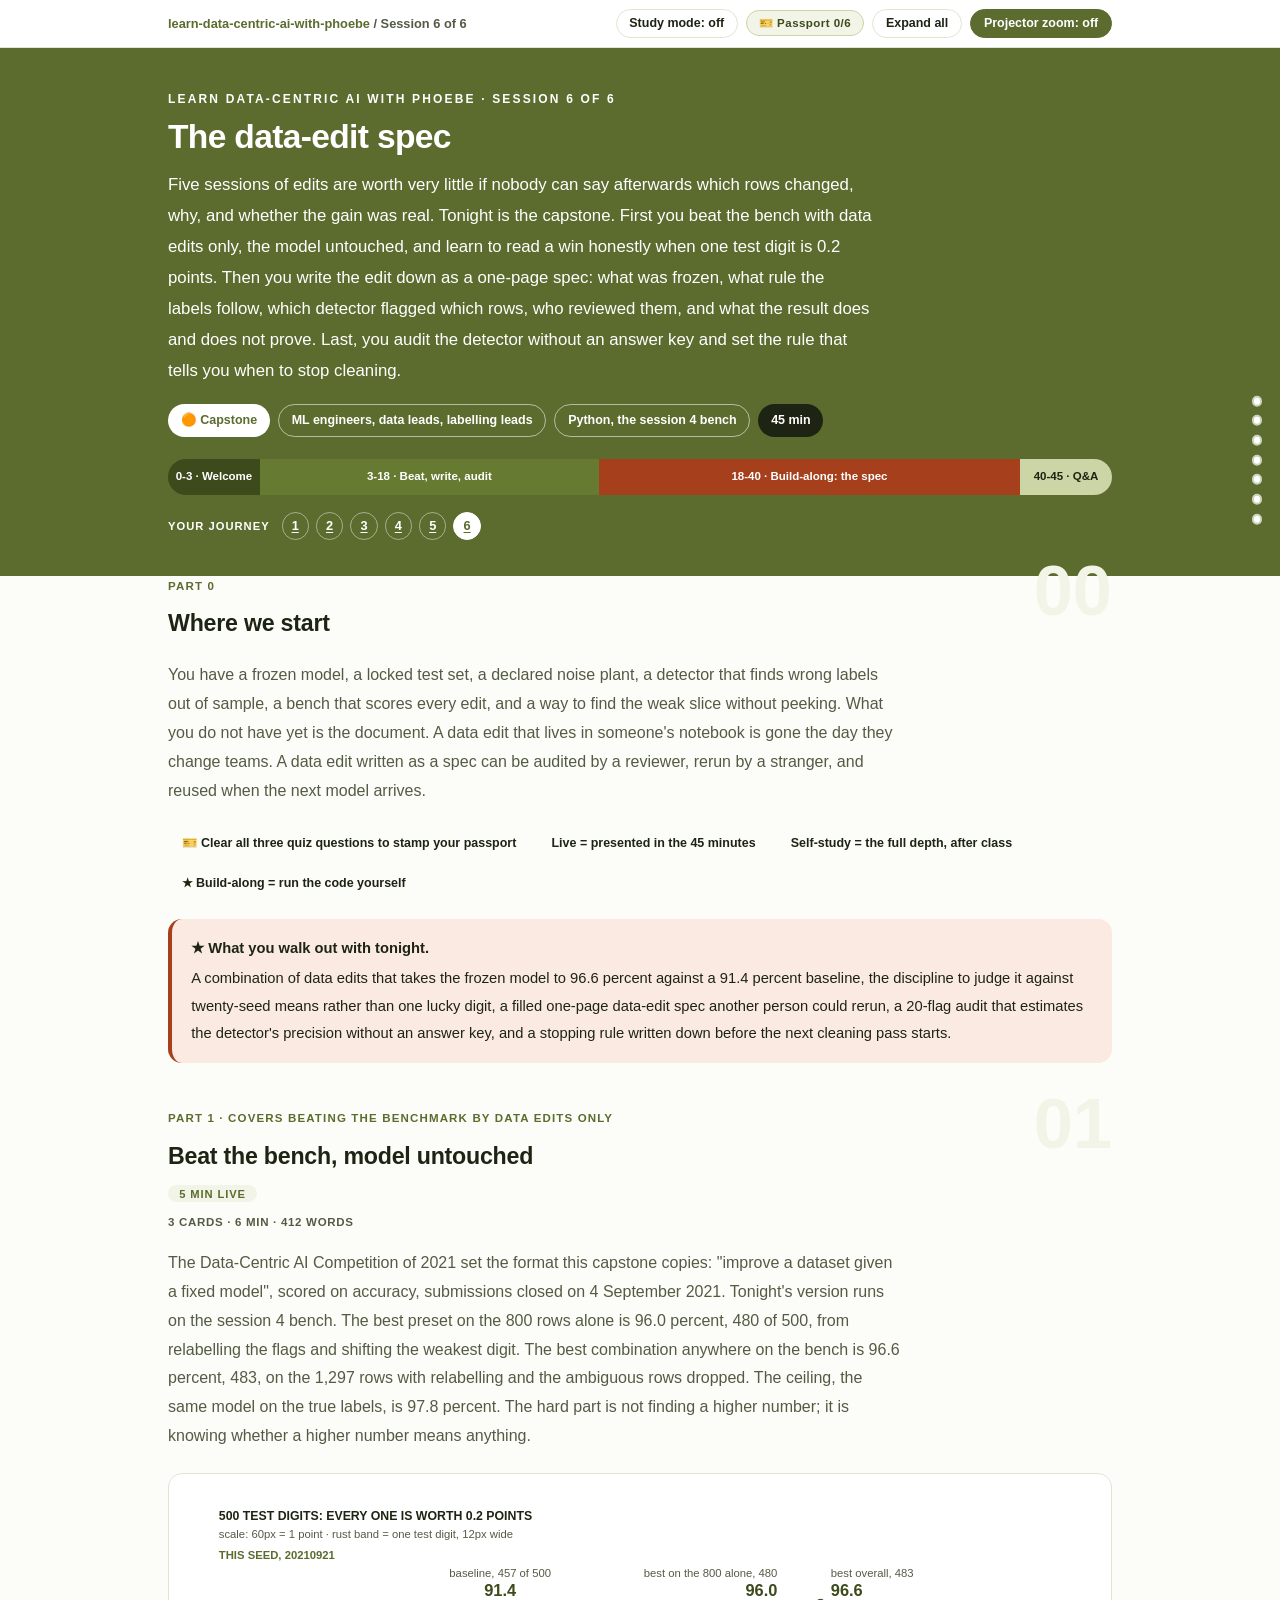
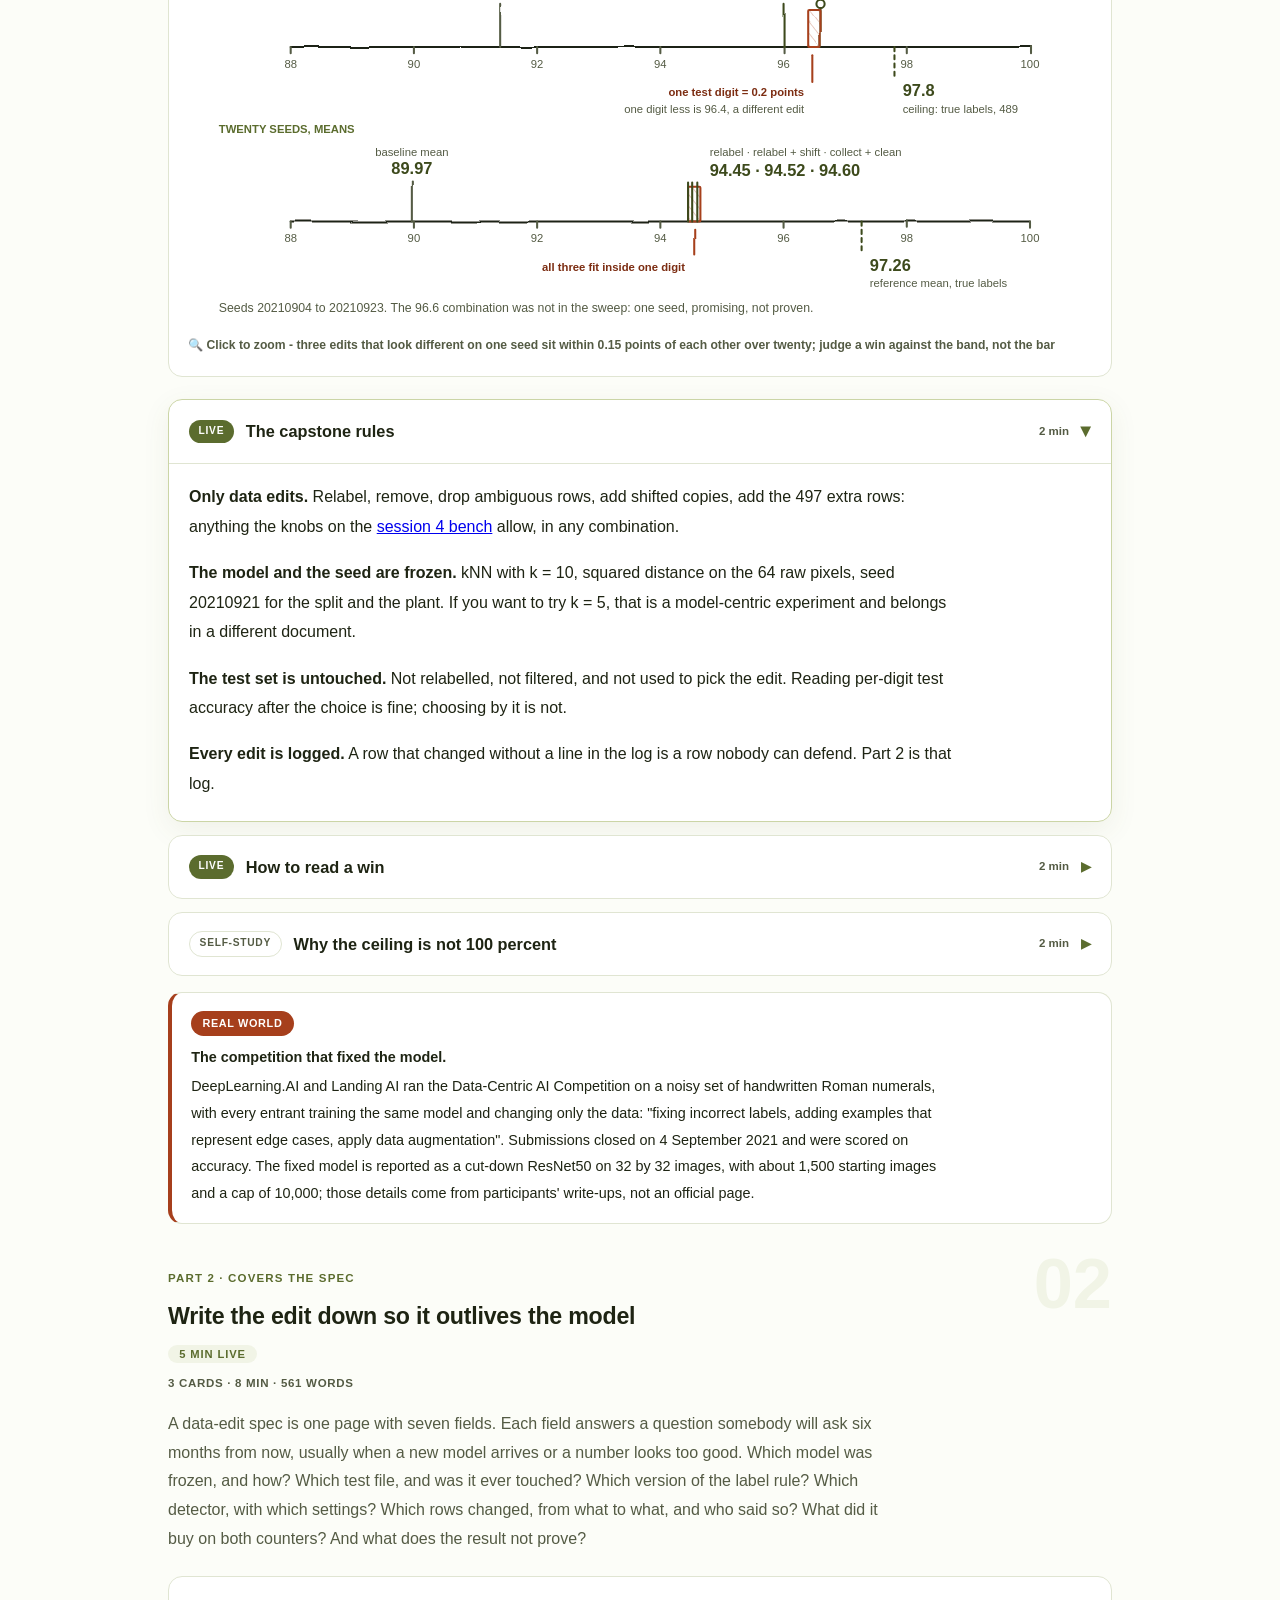
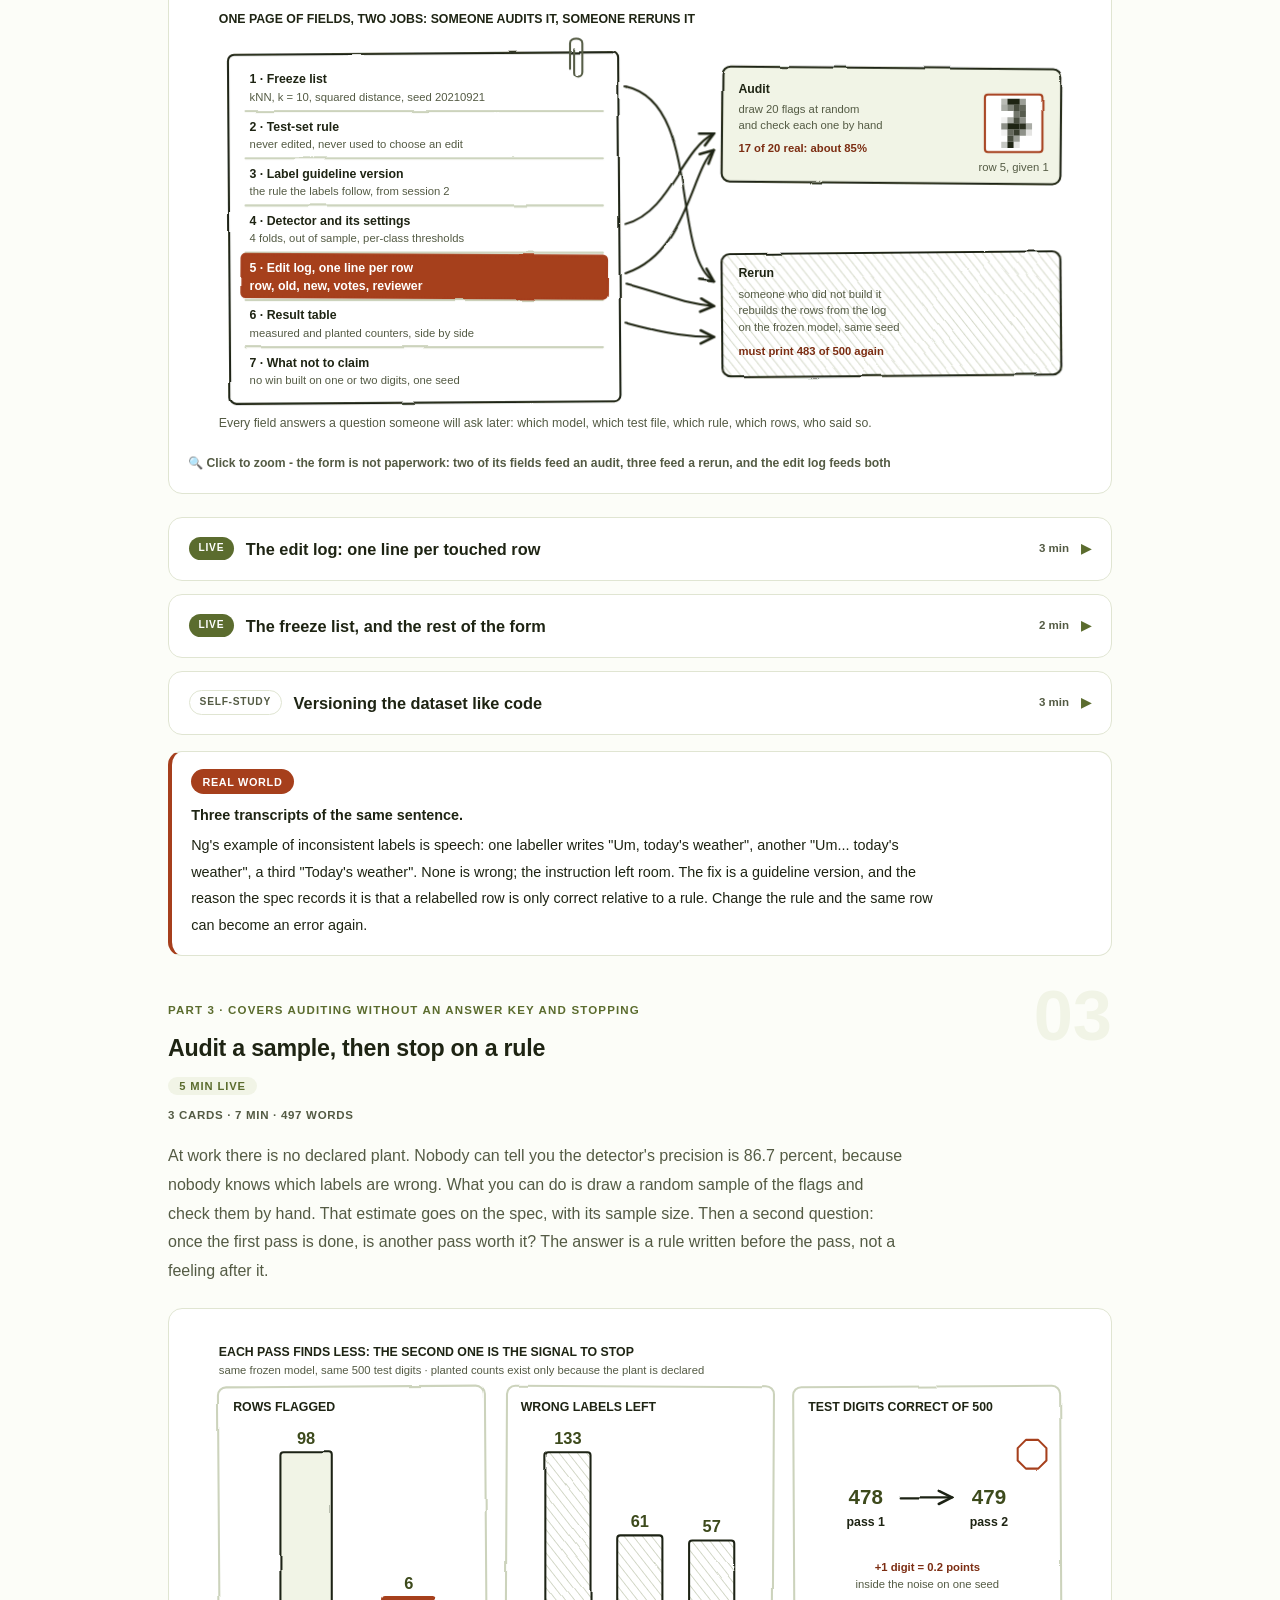
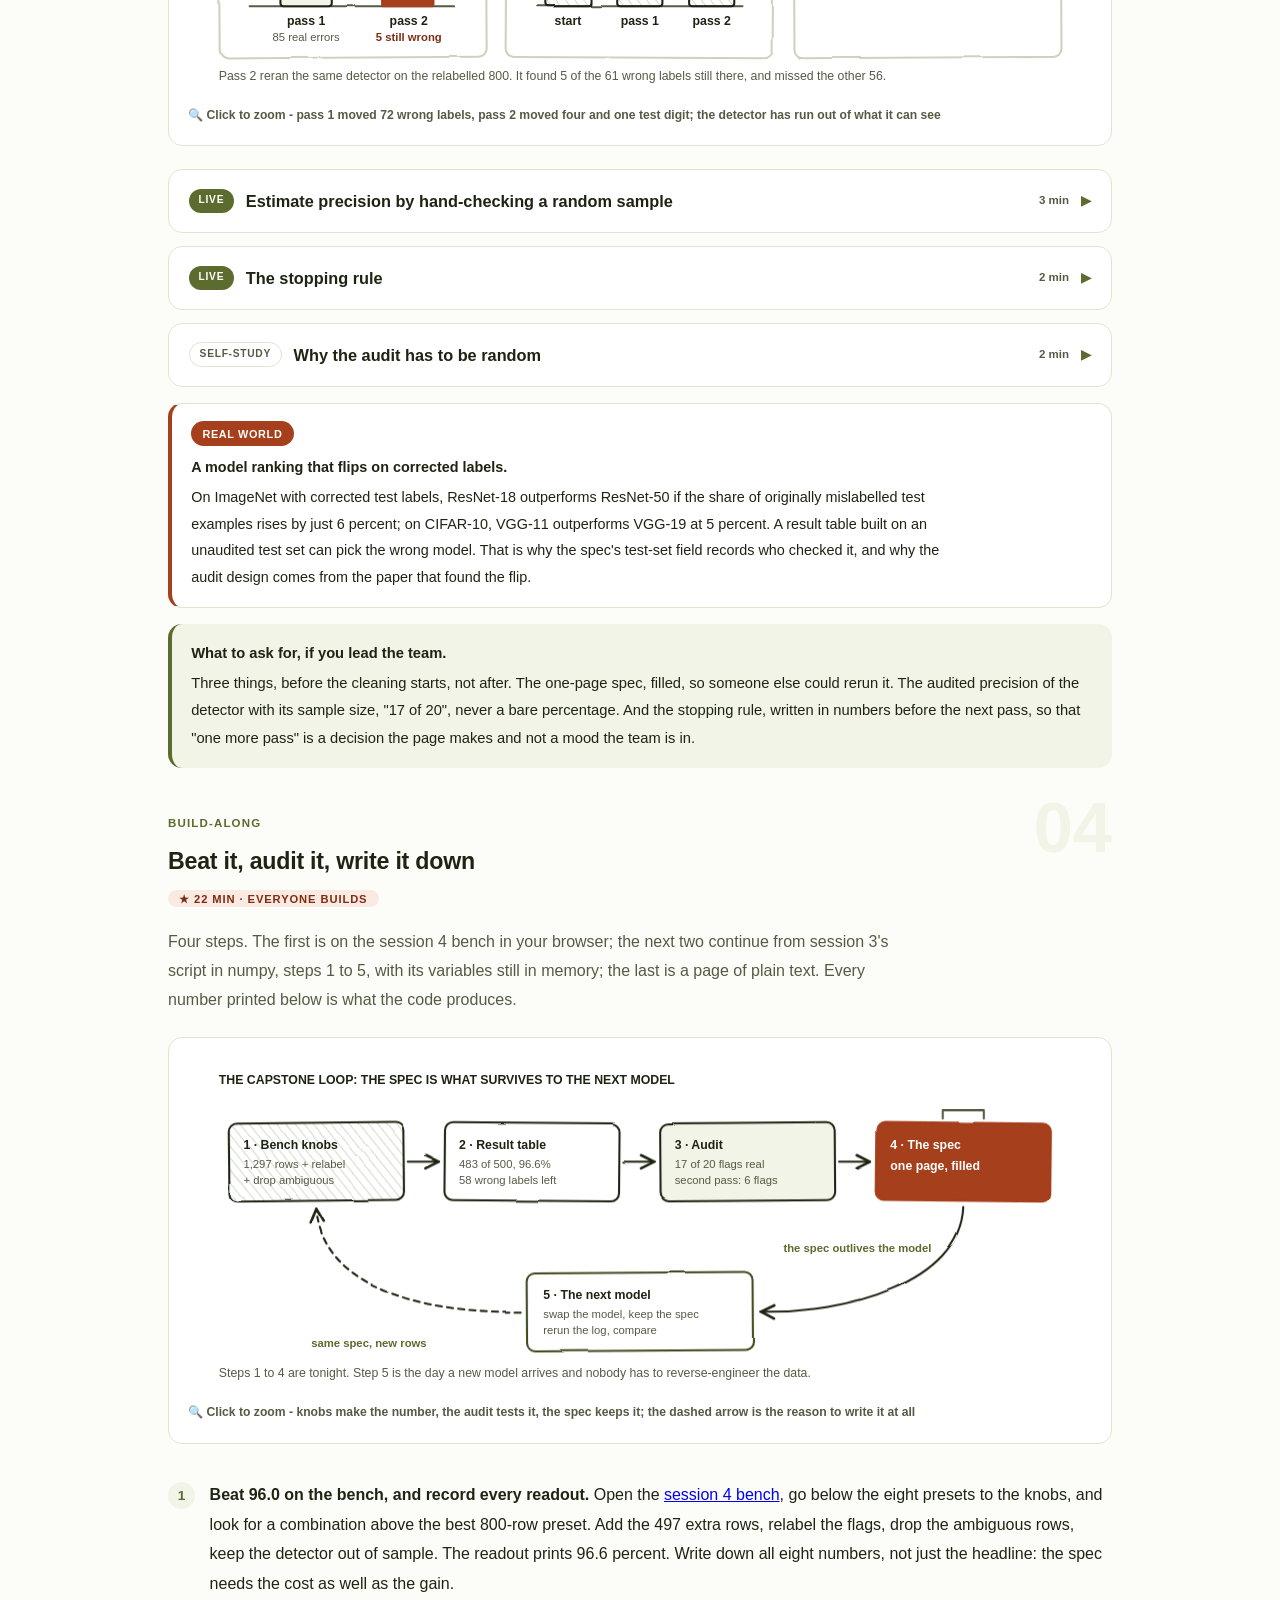
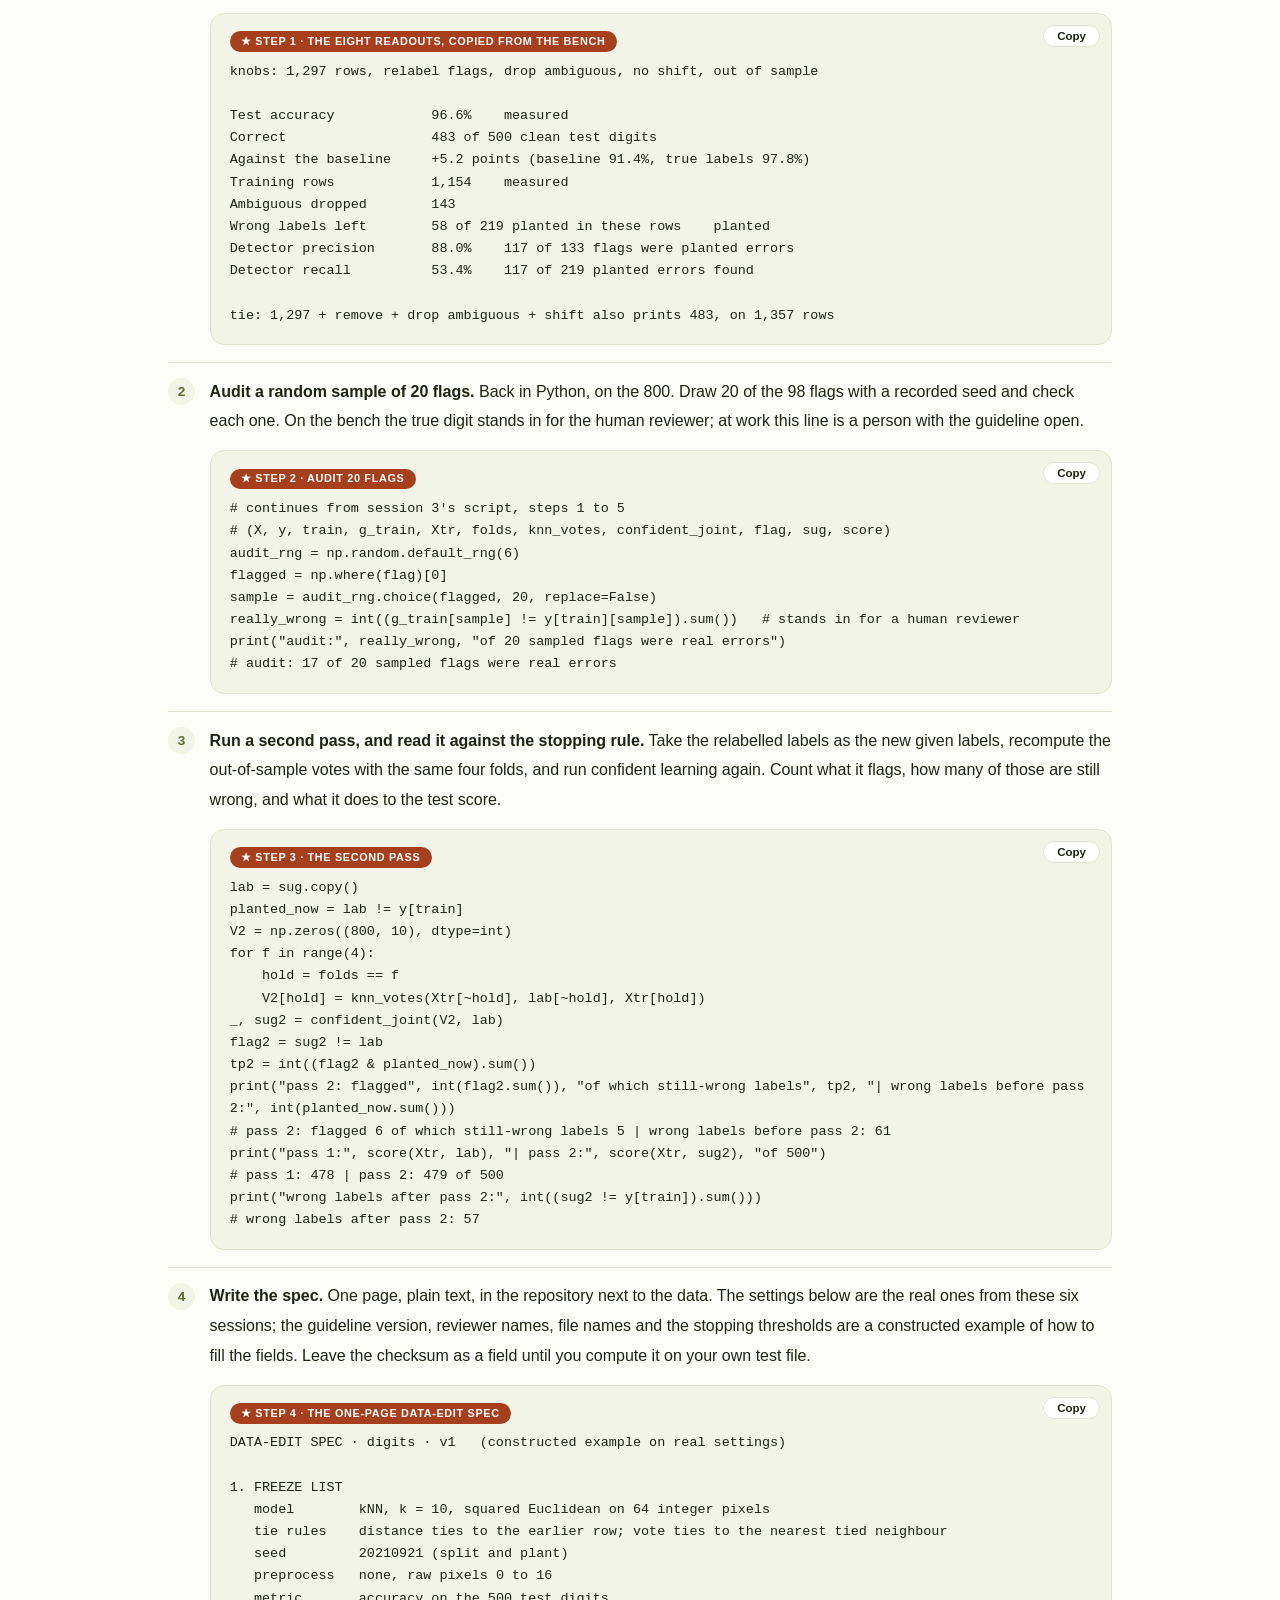
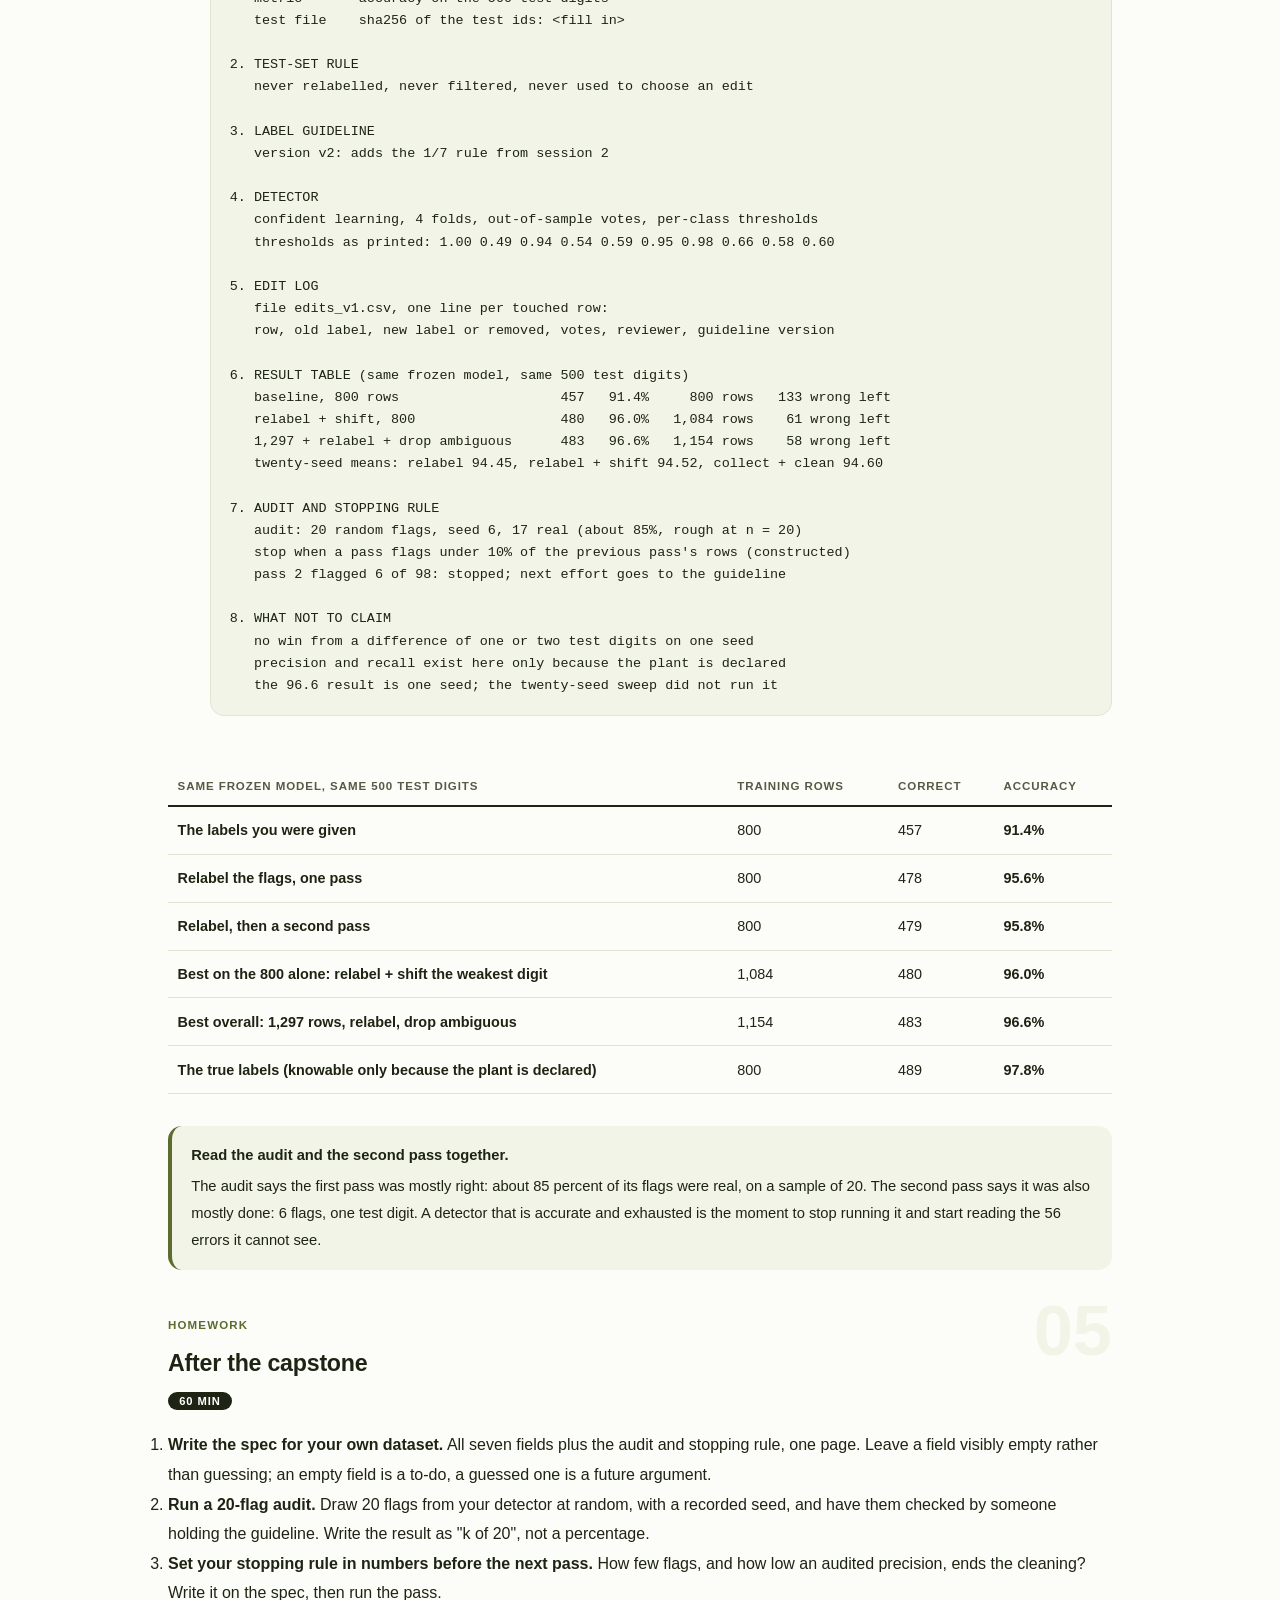
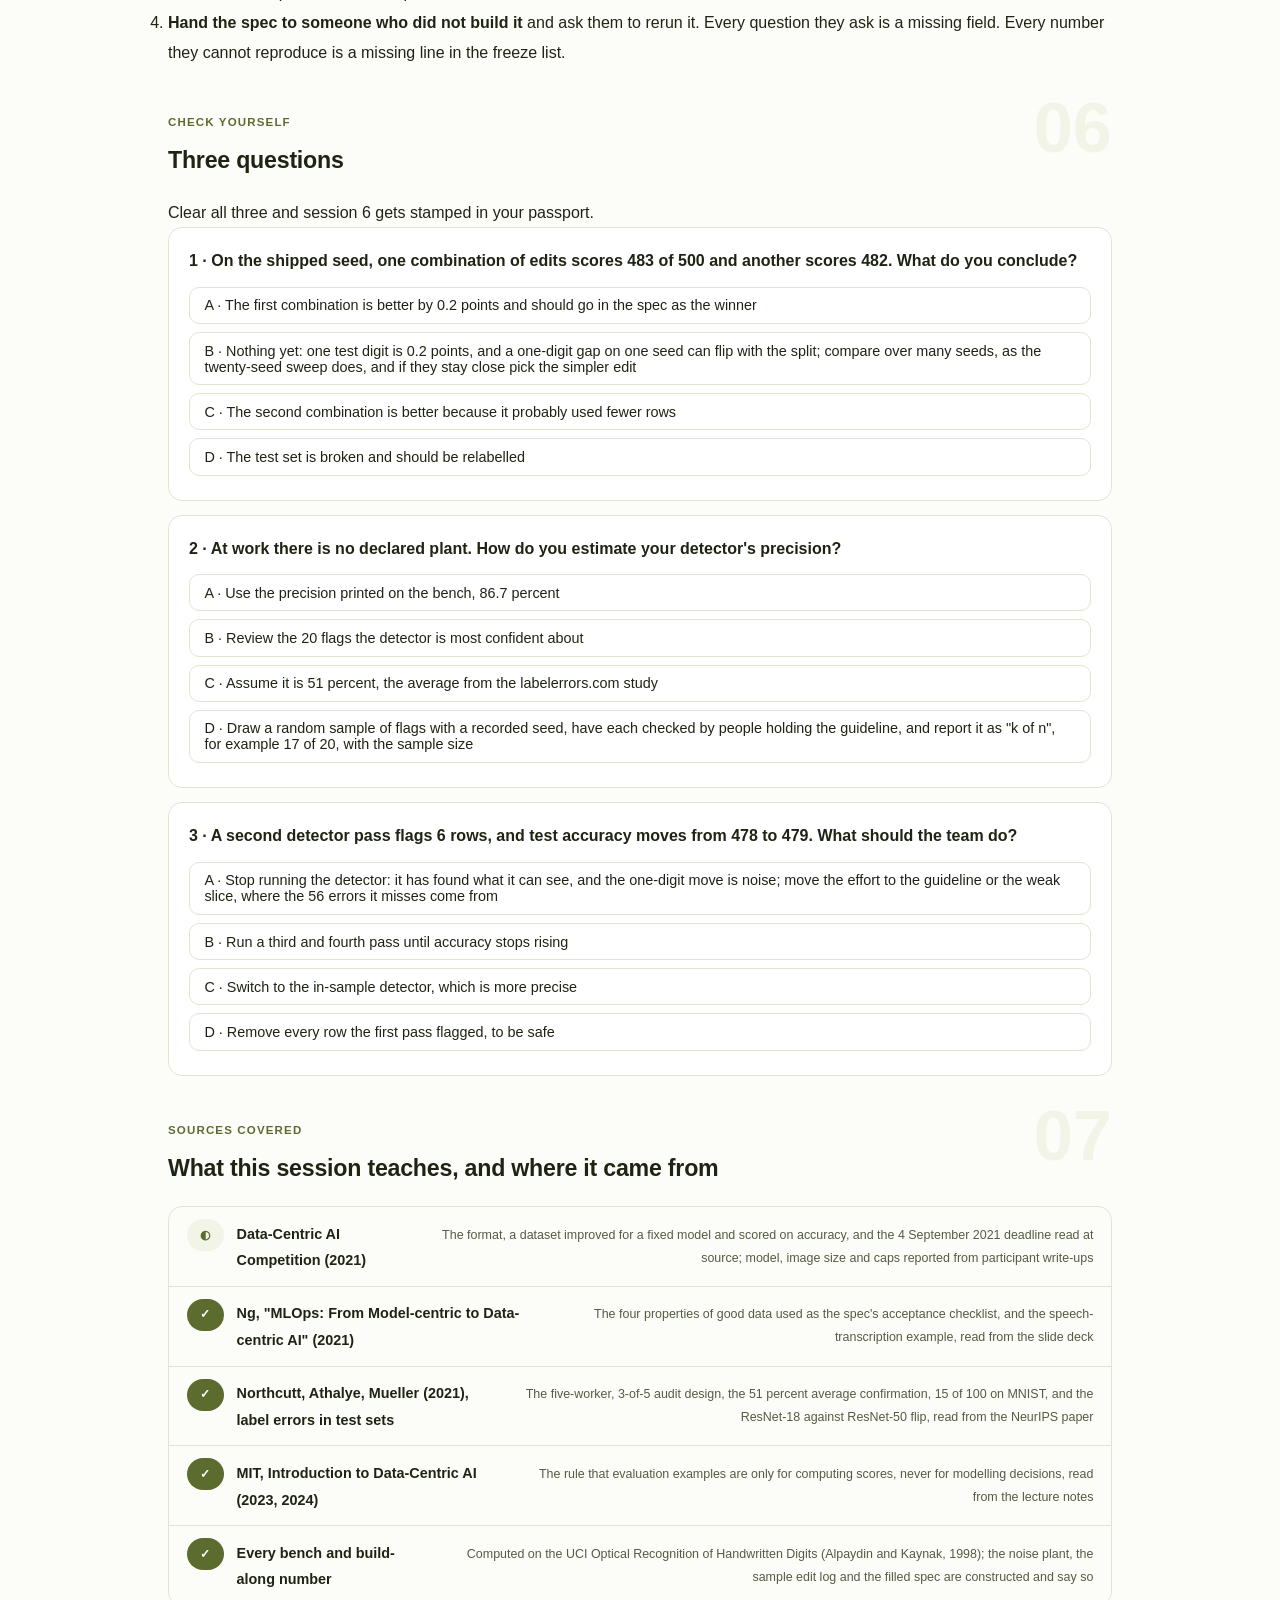
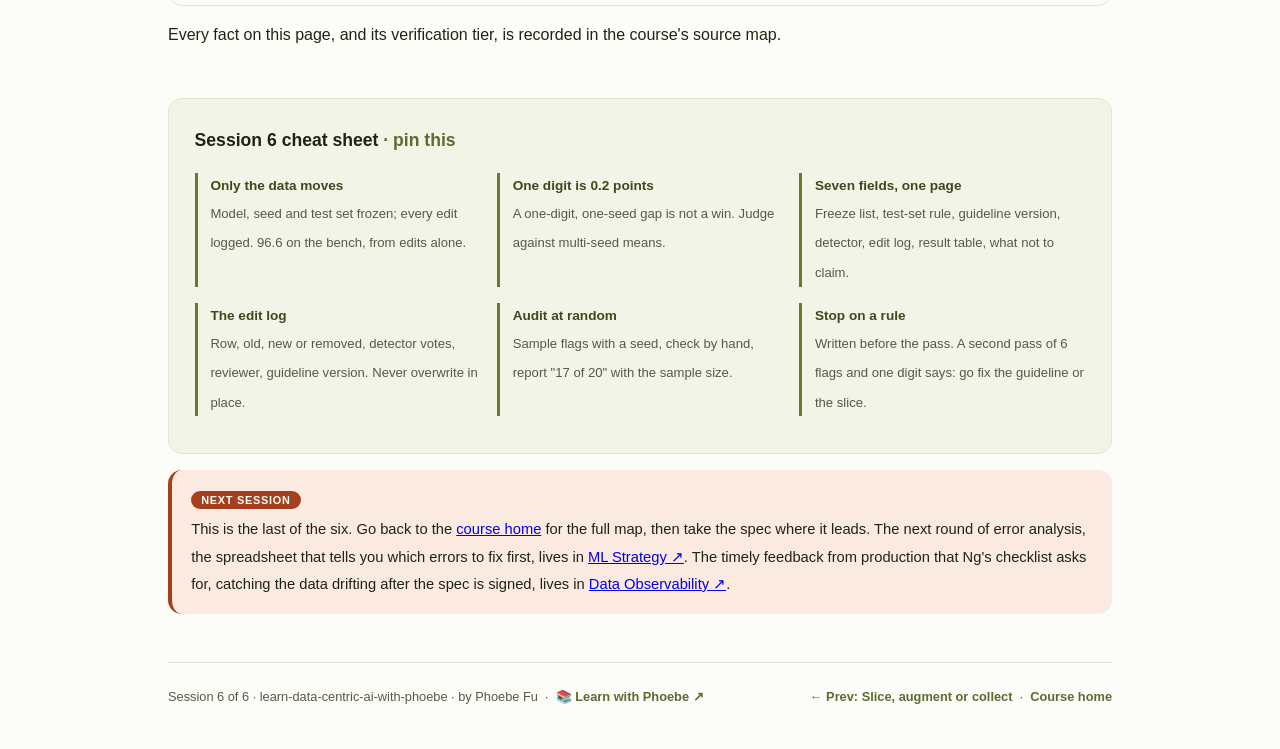
<file: courses/06-the-data-edit-spec.html>
<!DOCTYPE html>
<html lang="en">
<head>
<meta charset="UTF-8">
<meta name="viewport" content="width=device-width, initial-scale=1.0">
<!-- social:start -->
<meta name="description" content="Session 6 of 6, the capstone. Beat the bench with data edits only, then write the one-page data-edit spec that lets someone else audit it and rerun it: freeze list, test-set rule, guideline version, detector settings, a per-row edit log, a result table, an audited precision and a stopping rule.">
<meta property="og:type" content="article">
<meta property="og:site_name" content="Learn with Phoebe">
<meta property="og:title" content="The data-edit spec - learn data-centric ai with phoebe">
<meta property="og:description" content="Session 6 of 6. 96.6 percent on the same frozen model from data edits only, a 20-flag audit that finds 17 real errors, and a second pass that flags 6 rows and moves accuracy by one digit: the signal to stop.">
<meta property="og:url" content="https://phoebefu6.github.io/learn-data-centric-ai-with-phoebe/courses/06-the-data-edit-spec.html">
<meta property="og:image" content="https://phoebefu6.github.io/learn-data-centric-ai-with-phoebe/assets/og-cover.png">
<meta property="og:image:width" content="1200">
<meta property="og:image:height" content="630">
<meta name="twitter:card" content="summary_large_image">
<meta name="twitter:title" content="The data-edit spec - learn data-centric ai with phoebe">
<meta name="twitter:description" content="Session 6 of 6. Beat the bench, model untouched, then write the edit down so it outlives the model.">
<meta name="twitter:image" content="https://phoebefu6.github.io/learn-data-centric-ai-with-phoebe/assets/og-cover.png">
<!-- social:end -->
<title>Session 6 · The data-edit spec - learn data-centric ai with phoebe</title>
<link rel="stylesheet" href="../assets/style.css?v=23">
</head>
<body>

<div class="toolbar">
  <div class="wrap">
    <span class="crumb"><a href="../index.html">learn-data-centric-ai-with-phoebe</a> / Session 6 of 6</span>
    <button class="btn" id="toggle-all" type="button">Expand all</button>
    <button class="btn primary" id="zoom-toggle" type="button">Projector zoom: off</button>
  </div>
</div>

<header class="masthead">
  <div class="wrap">
    <div class="eyebrow">Learn Data-Centric AI with Phoebe · Session 6 of 6</div>
    <h1>The data-edit <span class="accent">spec</span></h1>
    <p class="sub">Five sessions of edits are worth very little if nobody can say afterwards which rows changed, why, and whether the gain was real. Tonight is the capstone. First you beat the bench with data edits only, the model untouched, and learn to read a win honestly when one test digit is 0.2 points. Then you write the edit down as a one-page spec: what was frozen, what rule the labels follow, which detector flagged which rows, who reviewed them, and what the result does and does not prove. Last, you audit the detector without an answer key and set the rule that tells you when to stop cleaning.</p>
    <div class="chip-row">
      <span class="chip level">🟠 Capstone</span>
      <span class="chip audience">ML engineers, data leads, labelling leads</span>
      <span class="chip audience">Python, the session 4 bench</span>
      <span class="chip time">45 min</span>
    </div>
    <div class="agenda">
      <span class="a1" style="flex:1">0-3 · Welcome</span>
      <span class="a2" style="flex:4">3-18 · Beat, write, audit</span>
      <span class="a3" style="flex:5">18-40 · Build-along: the spec</span>
      <span class="a4" style="flex:1">40-45 · Q&amp;A</span>
    </div>
  </div>
</header>

<main class="wrap">

  <section class="section" id="intro">
    <div class="section-kicker">
      <span class="klabel">Part 0</span>
      <h2>Where we start</h2>
    </div>
    <p class="lede">You have a frozen model, a locked test set, a declared noise plant, a detector that finds wrong labels out of sample, a bench that scores every edit, and a way to find the weak slice without peeking. What you do not have yet is the document. A data edit that lives in someone's notebook is gone the day they change teams. A data edit written as a spec can be audited by a reviewer, rerun by a stranger, and reused when the next model arrives.</p>

    <div class="legend">
      <span class="pill">🎫 Clear all three quiz questions to stamp your passport</span>
      <span class="pill">Live = presented in the 45 minutes</span>
      <span class="pill">Self-study = the full depth, after class</span>
      <span class="pill">★ Build-along = run the code yourself</span>
    </div>

    <div class="callout win">
      <p><strong>★ What you walk out with tonight.</strong> A combination of data edits that takes the frozen model to 96.6 percent against a 91.4 percent baseline, the discipline to judge it against twenty-seed means rather than one lucky digit, a filled one-page data-edit spec another person could rerun, a 20-flag audit that estimates the detector's precision without an answer key, and a stopping rule written down before the next cleaning pass starts.</p>
    </div>
  </section>

  <section class="section" id="part-1">
    <div class="section-kicker">
      <span class="klabel">Part 1 · covers beating the benchmark by data edits only</span>
      <h2>Beat the bench, model untouched</h2>
      <span class="tag concept">5 min live</span>
    </div>
    <p class="lede">The Data-Centric AI Competition of 2021 set the format this capstone copies: "improve a dataset given a fixed model", scored on accuracy, submissions closed on 4 September 2021. Tonight's version runs on the session 4 bench. The best preset on the 800 rows alone is 96.0 percent, 480 of 500, from relabelling the flags and shifting the weakest digit. The best combination anywhere on the bench is 96.6 percent, 483, on the 1,297 rows with relabelling and the ambiguous rows dropped. The ceiling, the same model on the true labels, is 97.8 percent. The hard part is not finding a higher number; it is knowing whether a higher number means anything.</p>

    <figure class="zoomable">
      <svg viewBox="0 0 880 420" xmlns="http://www.w3.org/2000/svg" role="img" aria-label="Two accuracy scales from 88 to 100 percent at 60 pixels per point. Top, this seed: baseline 91.4 percent, 457 of 500; best on the 800 alone 96.0 percent, 480; best overall 96.6 percent, 483; ceiling on the true labels 97.8 percent, 489. A rust band 12 pixels wide next to 96.6 marks one test digit, 0.2 points. Bottom, twenty-seed means: baseline 89.97, relabel 94.45, relabel plus shift 94.52, collect plus clean 94.60, and the true-label reference 97.26. The three edit means all fit inside one test digit.">
        <defs>
          <filter id="s6aSk" x="-3%" y="-3%" width="106%" height="106%"><feTurbulence type="fractalNoise" baseFrequency="0.02" numOctaves="2" seed="61" result="n"/><feDisplacementMap in="SourceGraphic" in2="n" scale="2.4" xChannelSelector="R" yChannelSelector="G"/></filter>
          <pattern id="s6aHc" patternUnits="userSpaceOnUse" width="7" height="7" patternTransform="rotate(-38)"><line x1="0" y1="0" x2="0" y2="7" stroke="#A63F1C" stroke-width="1" opacity=".5"/></pattern>
          <marker id="s6aAr" viewBox="0 0 10 10" refX="9" refY="5" markerWidth="8" markerHeight="8" orient="auto"><path d="M1 1 L9 5 L1 9" fill="none" stroke="#1E2413" stroke-width="1.6" stroke-linecap="round"/></marker>
        </defs>
        <style>
          .s6aH { font: 800 12px Inter, sans-serif; fill: #1E2413; }
          .s6aL { font: 600 12px Inter, sans-serif; fill: #1E2413; }
          .s6aS { font: 400 11px Inter, sans-serif; fill: #545B44; }
          .s6aB { font: 800 11px Inter, sans-serif; fill: #7C2D12; }
          .s6aV { font: 800 16px Inter, sans-serif; fill: #3D4A1C; }
          .s6aA { font: 700 11px Inter, sans-serif; fill: #5B6C2E; }
          .s6aN { font: 400 12px Inter, sans-serif; fill: #545B44; }
        </style>

        <text class="s6aH" x="30" y="26">500 TEST DIGITS: EVERY ONE IS WORTH 0.2 POINTS</text>
        <text class="s6aS" x="30" y="44">scale: 60px = 1 point · rust band = one test digit, 12px wide</text>
        <text class="s6aA" x="30" y="64">THIS SEED, 20210921</text>
        <text class="s6aA" x="30" y="234">TWENTY SEEDS, MEANS</text>

        <g filter="url(#s6aSk)" fill="none" stroke="#1E2413" stroke-width="2" stroke-linecap="round" stroke-linejoin="round">
          <!-- axis 1 -->
          <path d="M100 150 L820 150"/>
          <path d="M100 150 L100 156 M220 150 L220 156 M340 150 L340 156 M460 150 L460 156 M580 150 L580 156 M700 150 L700 156 M820 150 L820 156" stroke="#545B44"/>
          <path d="M304 150 L304 108" stroke="#545B44"/>
          <path d="M580 150 L580 108" stroke="#3D4A1C"/>
          <path d="M616 150 L616 110" stroke="#3D4A1C"/>
          <circle cx="616" cy="108" r="4" fill="#FFFFFF" stroke="#3D4A1C"/>
          <rect x="604" y="114" width="12" height="36" rx="1" fill="url(#s6aHc)" stroke="#A63F1C"/>
          <path d="M688 150 L688 182" stroke="#3D4A1C" stroke-dasharray="4 4"/>
          <path d="M608 158 L608 184" stroke="#A63F1C"/>
          <!-- axis 2 -->
          <path d="M100 320 L820 320"/>
          <path d="M100 320 L100 326 M220 320 L220 326 M340 320 L340 326 M460 320 L460 326 M580 320 L580 326 M700 320 L700 326 M820 320 L820 326" stroke="#545B44"/>
          <path d="M218 320 L218 282" stroke="#545B44"/>
          <rect x="487" y="286" width="12" height="34" rx="1" fill="url(#s6aHc)" stroke="#A63F1C"/>
          <path d="M487 320 L487 282 M491 320 L491 282 M496 320 L496 282" stroke="#3D4A1C"/>
          <path d="M656 320 L656 350" stroke="#3D4A1C" stroke-dasharray="4 4"/>
          <path d="M493 328 L493 352" stroke="#A63F1C"/>
        </g>

        <text class="s6aS" x="100" y="170" text-anchor="middle">88</text>
        <text class="s6aS" x="220" y="170" text-anchor="middle">90</text>
        <text class="s6aS" x="340" y="170" text-anchor="middle">92</text>
        <text class="s6aS" x="460" y="170" text-anchor="middle">94</text>
        <text class="s6aS" x="580" y="170" text-anchor="middle">96</text>
        <text class="s6aS" x="700" y="170" text-anchor="middle">98</text>
        <text class="s6aS" x="820" y="170" text-anchor="middle">100</text>
        <text class="s6aS" x="304" y="82" text-anchor="middle">baseline, 457 of 500</text>
        <text class="s6aV" x="304" y="100" text-anchor="middle">91.4</text>
        <text class="s6aS" x="574" y="82" text-anchor="end">best on the 800 alone, 480</text>
        <text class="s6aV" x="574" y="100" text-anchor="end">96.0</text>
        <text class="s6aS" x="626" y="82">best overall, 483</text>
        <text class="s6aV" x="626" y="100">96.6</text>
        <text class="s6aV" x="696" y="198">97.8</text>
        <text class="s6aS" x="696" y="214">ceiling: true labels, 489</text>
        <text class="s6aB" x="600" y="198" text-anchor="end">one test digit = 0.2 points</text>
        <text class="s6aS" x="600" y="214" text-anchor="end">one digit less is 96.4, a different edit</text>

        <text class="s6aS" x="100" y="340" text-anchor="middle">88</text>
        <text class="s6aS" x="220" y="340" text-anchor="middle">90</text>
        <text class="s6aS" x="340" y="340" text-anchor="middle">92</text>
        <text class="s6aS" x="460" y="340" text-anchor="middle">94</text>
        <text class="s6aS" x="580" y="340" text-anchor="middle">96</text>
        <text class="s6aS" x="700" y="340" text-anchor="middle">98</text>
        <text class="s6aS" x="820" y="340" text-anchor="middle">100</text>
        <text class="s6aS" x="218" y="256" text-anchor="middle">baseline mean</text>
        <text class="s6aV" x="218" y="274" text-anchor="middle">89.97</text>
        <text class="s6aS" x="508" y="256">relabel · relabel + shift · collect + clean</text>
        <text class="s6aV" x="508" y="276">94.45 · 94.52 · 94.60</text>
        <text class="s6aB" x="484" y="368" text-anchor="end">all three fit inside one digit</text>
        <text class="s6aV" x="664" y="368">97.26</text>
        <text class="s6aS" x="664" y="384">reference mean, true labels</text>

        <text class="s6aN" x="30" y="408">Seeds 20210904 to 20210923. The 96.6 combination was not in the sweep: one seed, promising, not proven.</text>
      </svg>
      <figcaption>🔍 Click to zoom - three edits that look different on one seed sit within 0.15 points of each other over twenty; judge a win against the band, not the bar</figcaption>
    </figure>

    <details class="card" open>
      <summary><span class="mode live">Live</span>The capstone rules<span class="mini">2 min</span><span class="caret">▶</span></summary>
      <div class="body">
        <p><strong>Only data edits.</strong> Relabel, remove, drop ambiguous rows, add shifted copies, add the 497 extra rows: anything the knobs on the <a href="04-the-data-edit-bench.html">session 4 bench</a> allow, in any combination.</p>
        <p><strong>The model and the seed are frozen.</strong> kNN with k = 10, squared distance on the 64 raw pixels, seed 20210921 for the split and the plant. If you want to try k = 5, that is a model-centric experiment and belongs in a different document.</p>
        <p><strong>The test set is untouched.</strong> Not relabelled, not filtered, and not used to pick the edit. Reading per-digit test accuracy after the choice is fine; choosing by it is not.</p>
        <p><strong>Every edit is logged.</strong> A row that changed without a line in the log is a row nobody can defend. Part 2 is that log.</p>
      </div>
    </details>

    <details class="card">
      <summary><span class="mode live">Live</span>How to read a win<span class="mini">2 min</span><span class="caret">▶</span></summary>
      <div class="body">
        <p>On 500 test digits, one digit is 0.2 points. So 96.6 against 96.4 is one digit, and one digit on one seed is not a win. It could flip if the split moved. The honest comparison is against the twenty-seed sweep, where it exists: relabel averages 94.45, relabel plus shift 94.52, and collect plus clean 94.60. Those three edits look different on the shipped seed, and over twenty seeds they are within 0.15 points of each other, less than one test digit. Treat them as about equal.</p>
        <p>The 96.6 combination beats the best 800-row preset by three digits, 0.6 points, on one seed. That is a promising lead, not a finding: the sweep did not run it. Two combinations tie at 483, the 1,297 rows with relabel and drop ambiguous, and the 1,297 with remove, drop ambiguous and shift. When two edits tie, prefer the one with fewer steps and fewer rows: it is cheaper to explain and to rerun.</p>
      </div>
    </details>

    <details class="card">
      <summary><span class="mode self">Self-study</span>Why the ceiling is not 100 percent<span class="mini">2 min</span><span class="caret">▶</span></summary>
      <div class="body">
        <p>Trained on the true labels, the frozen model still misses 11 of the 500 test digits: 489 correct, 97.8 percent. Those misses are not label errors in training, because there are none. They are digits the model cannot separate: a 4 whose ten nearest training images happen to be 9s, a sloppy 8 that sits in the 3s' neighbourhood. No data edit to the labels can fix them. Only more coverage near those shapes, or a different model, could.</p>
        <p>That makes the gap you are allowed to close 32 digits, from 457 to 489, and not 43. On this seed the best combination closes 26 of them. Quoting "96.6 against a perfect 100" would overstate what is left for the data to do.</p>
      </div>
    </details>

    <div class="callout example">
      <span class="ex-pill">Real world</span>
      <p><strong>The competition that fixed the model.</strong> DeepLearning.AI and Landing AI ran the Data-Centric AI Competition on a noisy set of handwritten Roman numerals, with every entrant training the same model and changing only the data: "fixing incorrect labels, adding examples that represent edge cases, apply data augmentation". Submissions closed on 4 September 2021 and were scored on accuracy. The fixed model is reported as a cut-down ResNet50 on 32 by 32 images, with about 1,500 starting images and a cap of 10,000; those details come from participants' write-ups, not an official page.</p>
    </div>
  </section>

  <section class="section" id="part-2">
    <div class="section-kicker">
      <span class="klabel">Part 2 · covers the spec</span>
      <h2>Write the edit down so it outlives the model</h2>
      <span class="tag concept">5 min live</span>
    </div>
    <p class="lede">A data-edit spec is one page with seven fields. Each field answers a question somebody will ask six months from now, usually when a new model arrives or a number looks too good. Which model was frozen, and how? Which test file, and was it ever touched? Which version of the label rule? Which detector, with which settings? Which rows changed, from what to what, and who said so? What did it buy on both counters? And what does the result not prove?</p>

    <figure class="zoomable">
      <svg viewBox="0 0 880 434" xmlns="http://www.w3.org/2000/svg" role="img" aria-label="A one-page form with seven fields: freeze list, test-set rule, label guideline version, detector and settings, the edit log in rust, the result table, and what not to claim. Arrows run from the detector and edit log fields to an audit box, where a reviewer draws 20 flags at random and finds 17 real, illustrated with real training row 5, given the label 1. Arrows run from the freeze list, edit log and result table to a rerun box, where someone who did not build it rebuilds the rows and must print 483 of 500 again.">
        <defs>
          <filter id="s6bSk" x="-3%" y="-3%" width="106%" height="106%"><feTurbulence type="fractalNoise" baseFrequency="0.02" numOctaves="2" seed="62" result="n"/><feDisplacementMap in="SourceGraphic" in2="n" scale="2.4" xChannelSelector="R" yChannelSelector="G"/></filter>
          <pattern id="s6bHc" patternUnits="userSpaceOnUse" width="7" height="7" patternTransform="rotate(-38)"><line x1="0" y1="0" x2="0" y2="7" stroke="#5B6C2E" stroke-width="1" opacity=".5"/></pattern>
          <marker id="s6bAr" viewBox="0 0 10 10" refX="9" refY="5" markerWidth="8" markerHeight="8" orient="auto"><path d="M1 1 L9 5 L1 9" fill="none" stroke="#1E2413" stroke-width="1.6" stroke-linecap="round"/></marker>
        </defs>
        <style>
          .s6bH { font: 800 12px Inter, sans-serif; fill: #1E2413; }
          .s6bL { font: 600 12px Inter, sans-serif; fill: #1E2413; }
          .s6bS { font: 400 11px Inter, sans-serif; fill: #545B44; }
          .s6bB { font: 800 11px Inter, sans-serif; fill: #7C2D12; }
          .s6bW { font: 800 12px Inter, sans-serif; fill: #FFFFFF; }
          .s6bN { font: 400 12px Inter, sans-serif; fill: #545B44; }
        </style>

        <text class="s6bH" x="30" y="26">ONE PAGE OF FIELDS, TWO JOBS: SOMEONE AUDITS IT, SOMEONE RERUNS IT</text>

        <g filter="url(#s6bSk)" fill="none" stroke="#1E2413" stroke-width="2" stroke-linecap="round" stroke-linejoin="round">
          <!-- the form -->
          <rect x="40" y="56" width="380" height="340" rx="6" transform="rotate(-0.4 230 226)" fill="#FFFFFF"/>
          <path d="M56 112 L404 112 M56 158 L404 158 M56 204 L404 204 M56 250 L404 250 M56 296 L404 296 M56 342 L404 342" stroke="#CCD3BC"/>
          <rect x="52" y="252" width="356" height="42" rx="4" transform="rotate(0.3 230 273)" fill="#A63F1C" stroke="#A63F1C"/>
          <!-- paperclip doodle -->
          <path d="M372 70 L372 46 C372 40 384 40 384 46 L384 74 C384 80 376 80 376 74 L376 52" stroke="#545B44"/>
          <!-- audit box -->
          <rect x="520" y="70" width="330" height="112" rx="8" transform="rotate(0.5 685 126)" fill="#F1F4E6"/>
          <rect x="776" y="96" width="56" height="56" rx="3" fill="#FFFFFF" stroke="#A63F1C"/>
          <!-- rerun box -->
          <rect x="520" y="250" width="330" height="120" rx="8" transform="rotate(-0.5 685 310)" fill="url(#s6bHc)"/>
          <!-- arrows to audit -->
          <path d="M426 222 C470 210 480 150 512 134" marker-end="url(#s6bAr)"/>
          <path d="M426 270 C486 250 490 170 512 150" marker-end="url(#s6bAr)"/>
          <!-- arrows to rerun -->
          <path d="M426 88 C500 104 470 250 512 278" marker-end="url(#s6bAr)"/>
          <path d="M426 280 C470 292 486 300 512 302" marker-end="url(#s6bAr)"/>
          <path d="M426 318 C470 330 490 332 512 332" marker-end="url(#s6bAr)"/>
        </g>
        <g stroke="none"><path d="M792 118h6v6h-6zM792 130h6v6h-6z" fill="#1E2413" fill-opacity="0.06"/><path d="M816 130h6v6h-6zM804 142h6v6h-6z" fill="#1E2413" fill-opacity="0.12"/><path d="M792 142h6v6h-6z" fill="#1E2413" fill-opacity="0.25"/><path d="M792 100h6v6h-6z" fill="#1E2413" fill-opacity="0.31"/><path d="M792 106h6v6h-6zM798 118h6v6h-6zM816 124h6v6h-6z" fill="#1E2413" fill-opacity="0.38"/><path d="M810 100h6v6h-6zM804 136h6v6h-6z" fill="#1E2413" fill-opacity="0.44"/><path d="M810 118h6v6h-6zM792 124h6v6h-6zM810 130h6v6h-6z" fill="#1E2413" fill-opacity="0.50"/><path d="M798 106h6v6h-6z" fill="#1E2413" fill-opacity="0.56"/><path d="M804 112h6v6h-6z" fill="#1E2413" fill-opacity="0.62"/><path d="M810 106h6v6h-6zM798 130h6v6h-6z" fill="#1E2413" fill-opacity="0.69"/><path d="M810 112h6v6h-6z" fill="#1E2413" fill-opacity="0.75"/><path d="M804 106h6v6h-6zM804 118h6v6h-6zM798 136h6v6h-6z" fill="#1E2413" fill-opacity="0.81"/><path d="M804 130h6v6h-6z" fill="#1E2413" fill-opacity="0.88"/><path d="M810 124h6v6h-6z" fill="#1E2413" fill-opacity="0.94"/><path d="M798 100h6v6h-6zM804 100h6v6h-6zM798 124h6v6h-6zM804 124h6v6h-6zM798 142h6v6h-6z" fill="#1E2413" fill-opacity="1.00"/></g>

        <text class="s6bL" x="60" y="85">1 · Freeze list</text>
        <text class="s6bS" x="60" y="102">kNN, k = 10, squared distance, seed 20210921</text>
        <text class="s6bL" x="60" y="131">2 · Test-set rule</text>
        <text class="s6bS" x="60" y="148">never edited, never used to choose an edit</text>
        <text class="s6bL" x="60" y="177">3 · Label guideline version</text>
        <text class="s6bS" x="60" y="194">the rule the labels follow, from session 2</text>
        <text class="s6bL" x="60" y="223">4 · Detector and its settings</text>
        <text class="s6bS" x="60" y="240">4 folds, out of sample, per-class thresholds</text>
        <text class="s6bW" x="60" y="269">5 · Edit log, one line per row</text>
        <text class="s6bW" x="60" y="286">row, old, new, votes, reviewer</text>
        <text class="s6bL" x="60" y="315">6 · Result table</text>
        <text class="s6bS" x="60" y="332">measured and planted counters, side by side</text>
        <text class="s6bL" x="60" y="361">7 · What not to claim</text>
        <text class="s6bS" x="60" y="378">no win built on one or two digits, one seed</text>

        <text class="s6bL" x="536" y="94">Audit</text>
        <text class="s6bS" x="536" y="114">draw 20 flags at random</text>
        <text class="s6bS" x="536" y="130">and check each one by hand</text>
        <text class="s6bB" x="536" y="152">17 of 20 real: about 85%</text>
        <text class="s6bS" x="804" y="170" text-anchor="middle">row 5, given 1</text>
        <text class="s6bL" x="536" y="274">Rerun</text>
        <text class="s6bS" x="536" y="294">someone who did not build it</text>
        <text class="s6bS" x="536" y="310">rebuilds the rows from the log</text>
        <text class="s6bS" x="536" y="326">on the frozen model, same seed</text>
        <text class="s6bB" x="536" y="350">must print 483 of 500 again</text>

        <text class="s6bN" x="30" y="420">Every field answers a question someone will ask later: which model, which test file, which rule, which rows, who said so.</text>
      </svg>
      <figcaption>🔍 Click to zoom - the form is not paperwork: two of its fields feed an audit, three feed a rerun, and the edit log feeds both</figcaption>
    </figure>

    <details class="card">
      <summary><span class="mode live">Live</span>The edit log: one line per touched row<span class="mini">3 min</span><span class="caret">▶</span></summary>
      <div class="body">
        <p>The edit log is the field the other six exist to make trustworthy. One line per row the edit touched: the row id, the old label, the new label or "removed", what the detector said and how strongly, who reviewed it, and which guideline version they reviewed it against. With that line, any single change can be questioned and reversed. Without it, the only way to undo a bad cleaning pass is to throw the whole dataset away.</p>
        <p>Here is a constructed sample, four lines long. The rows, labels and votes are real outputs of the session 3 detector on the 800 training digits; the reviewer column and the decisions on the two false alarms are constructed to show what a reviewed log looks like.</p>
        <table class="clean">
          <tr><th>Row</th><th>Old</th><th>New</th><th>Detector votes (of 10)</th><th>Reviewer</th><th>Guideline</th></tr>
          <tr><td>5</td><td>1</td><td>7</td><td>8 for 7, 2 for 1</td><td>R1: confirmed, it has a top bar</td><td>v2</td></tr>
          <tr><td>25</td><td>7</td><td>1</td><td>7 for 1, 3 for 7</td><td>R1: confirmed, single stroke</td><td>v2</td></tr>
          <tr><td>0</td><td>8</td><td>3</td><td>7 for 3, 3 for 8</td><td>R2: confirmed, open on the left</td><td>v2</td></tr>
          <tr><td>63</td><td>3</td><td>3 (kept)</td><td>7 for 8, 3 for 3</td><td>R2: false alarm, label stands</td><td>v2</td></tr>
        </table>
        <p>Row 63 is the one that matters. The detector suggested 8; the digit is a 3. On the bench, the 13 false alarms among the 98 flags were all relabelled wrongly, because nobody reviewed them. A reviewer column is what turns a detector's suggestion into a decision.</p>
      </div>
    </details>

    <details class="card">
      <summary><span class="mode live">Live</span>The freeze list, and the rest of the form<span class="mini">2 min</span><span class="caret">▶</span></summary>
      <div class="body">
        <p><strong>Freeze list.</strong> The model and every setting that decides its output: kNN, k = 10, squared Euclidean distance on 64 integer pixels, distance ties to the earlier training row, vote ties to the nearest tied neighbour, seed 20210921, no preprocessing, accuracy as the metric, and a checksum of the test file so anyone can prove it is the same 500 digits.</p>
        <p><strong>Test-set rule.</strong> Never edited, never used for decisions. The MIT notes: evaluation examples "should only be used for computing evaluation scores, not for any modeling decisions."</p>
        <p><strong>Guideline version</strong> from session 2, <strong>detector and settings</strong> from session 3 (four folds, per-class thresholds, out of sample), <strong>result table</strong> with both counters from session 4, and <strong>what not to claim</strong>: no one-seed, one-digit wins; no precision or recall quoted from a declared plant as if it were the real noise.</p>
        <p>Ng's closing checklist makes a good acceptance test for the finished page. Good data is "defined consistently", has "cover of important cases", has "timely feedback from production data", and is "sized appropriately". The guideline field answers the first, the slice work of session 5 the second, the result table the fourth. The third is production monitoring, and <a href="https://phoebefu6.github.io/learn-data-observability-with-phoebe/">Data Observability ↗</a> owns it.</p>
      </div>
    </details>

    <details class="card">
      <summary><span class="mode self">Self-study</span>Versioning the dataset like code<span class="mini">3 min</span><span class="caret">▶</span></summary>
      <div class="body">
        <p>A spec is only as good as its link to the exact rows it describes. The simplest working pattern: keep the raw labels read-only, store the edit log as a small table next to them, and build the training set by applying the log to the raw labels. Then the dataset version is the log's version, a diff between two versions is a diff between two logs, and a reviewer can read a change the way they read a pull request.</p>
        <p>Three habits make it hold up. Give the edit log a version that moves with the guideline version, so a rule change forces a new log. Record the detector settings in the log header, so a rerun cannot silently use different folds. And never overwrite a label in place: an overwritten label is a change with no author and no reason.</p>
      </div>
    </details>

    <div class="callout example">
      <span class="ex-pill">Real world</span>
      <p><strong>Three transcripts of the same sentence.</strong> Ng's example of inconsistent labels is speech: one labeller writes "Um, today's weather", another "Um... today's weather", a third "Today's weather". None is wrong; the instruction left room. The fix is a guideline version, and the reason the spec records it is that a relabelled row is only correct relative to a rule. Change the rule and the same row can become an error again.</p>
    </div>
  </section>

  <section class="section" id="part-3">
    <div class="section-kicker">
      <span class="klabel">Part 3 · covers auditing without an answer key and stopping</span>
      <h2>Audit a sample, then stop on a rule</h2>
      <span class="tag concept">5 min live</span>
    </div>
    <p class="lede">At work there is no declared plant. Nobody can tell you the detector's precision is 86.7 percent, because nobody knows which labels are wrong. What you can do is draw a random sample of the flags and check them by hand. That estimate goes on the spec, with its sample size. Then a second question: once the first pass is done, is another pass worth it? The answer is a rule written before the pass, not a feeling after it.</p>

    <figure class="zoomable">
      <svg viewBox="0 0 880 356" xmlns="http://www.w3.org/2000/svg" role="img" aria-label="Three small panels. Rows flagged: pass 1 flags 98 rows, 85 of them real errors; pass 2 flags 6 rows, 5 of them still wrong, drawn in rust. Wrong labels left in training: 133 at the start, 61 after pass 1, 57 after pass 2. Test digits correct of 500: 478 after pass 1 and 479 after pass 2, a one-digit move of 0.2 points.">
        <defs>
          <filter id="s6cSk" x="-3%" y="-3%" width="106%" height="106%"><feTurbulence type="fractalNoise" baseFrequency="0.02" numOctaves="2" seed="63" result="n"/><feDisplacementMap in="SourceGraphic" in2="n" scale="2.4" xChannelSelector="R" yChannelSelector="G"/></filter>
          <pattern id="s6cHc" patternUnits="userSpaceOnUse" width="7" height="7" patternTransform="rotate(-38)"><line x1="0" y1="0" x2="0" y2="7" stroke="#5B6C2E" stroke-width="1" opacity=".5"/></pattern>
          <marker id="s6cAr" viewBox="0 0 10 10" refX="9" refY="5" markerWidth="8" markerHeight="8" orient="auto"><path d="M1 1 L9 5 L1 9" fill="none" stroke="#1E2413" stroke-width="1.6" stroke-linecap="round"/></marker>
        </defs>
        <style>
          .s6cH { font: 800 12px Inter, sans-serif; fill: #1E2413; }
          .s6cL { font: 600 12px Inter, sans-serif; fill: #1E2413; }
          .s6cS { font: 400 11px Inter, sans-serif; fill: #545B44; }
          .s6cB { font: 800 11px Inter, sans-serif; fill: #7C2D12; }
          .s6cV { font: 800 16px Inter, sans-serif; fill: #3D4A1C; }
          .s6cX { font: 800 20px Inter, sans-serif; fill: #3D4A1C; }
          .s6cN { font: 400 12px Inter, sans-serif; fill: #545B44; }
        </style>

        <text class="s6cH" x="30" y="26">EACH PASS FINDS LESS: THE SECOND ONE IS THE SIGNAL TO STOP</text>
        <text class="s6cS" x="30" y="44">same frozen model, same 500 test digits · planted counts exist only because the plant is declared</text>

        <g filter="url(#s6cSk)" fill="none" stroke="#1E2413" stroke-width="2" stroke-linecap="round" stroke-linejoin="round">
          <rect x="30" y="56" width="260" height="264" rx="8" transform="rotate(-0.4 160 188)" fill="#FFFFFF" stroke="#CCD3BC"/>
          <rect x="310" y="56" width="260" height="264" rx="8" transform="rotate(0.3 440 188)" fill="#FFFFFF" stroke="#CCD3BC"/>
          <rect x="590" y="56" width="260" height="264" rx="8" transform="rotate(-0.3 720 188)" fill="#FFFFFF" stroke="#CCD3BC"/>
          <!-- panel 1: rows flagged -->
          <path d="M60 270 L260 270" stroke="#545B44"/>
          <rect x="90" y="120" width="50" height="150" rx="3" fill="#F1F4E6"/>
          <rect x="190" y="261" width="50" height="9" rx="2" fill="#A63F1C" stroke="#A63F1C"/>
          <!-- panel 2: wrong labels left -->
          <path d="M340 270 L540 270" stroke="#545B44"/>
          <rect x="348" y="120" width="44" height="150" rx="3" fill="url(#s6cHc)"/>
          <rect x="418" y="201" width="44" height="69" rx="3" fill="url(#s6cHc)"/>
          <rect x="488" y="206" width="44" height="64" rx="3" fill="url(#s6cHc)"/>
          <!-- panel 3: test digits -->
          <path d="M694 164 L744 164" marker-end="url(#s6cAr)"/>
          <!-- stop-sign doodle -->
          <path d="M816 108 L828 108 L836 116 L836 128 L828 136 L816 136 L808 128 L808 116 Z" stroke="#A63F1C"/>
        </g>

        <text class="s6cH" x="44" y="80">ROWS FLAGGED</text>
        <text class="s6cH" x="324" y="80">WRONG LABELS LEFT</text>
        <text class="s6cH" x="604" y="80">TEST DIGITS CORRECT OF 500</text>
        <text class="s6cV" x="115" y="112" text-anchor="middle">98</text>
        <text class="s6cV" x="215" y="253" text-anchor="middle">6</text>
        <text class="s6cL" x="115" y="288" text-anchor="middle">pass 1</text>
        <text class="s6cL" x="215" y="288" text-anchor="middle">pass 2</text>
        <text class="s6cS" x="115" y="304" text-anchor="middle">85 real errors</text>
        <text class="s6cB" x="215" y="304" text-anchor="middle">5 still wrong</text>
        <text class="s6cV" x="370" y="112" text-anchor="middle">133</text>
        <text class="s6cV" x="440" y="193" text-anchor="middle">61</text>
        <text class="s6cV" x="510" y="198" text-anchor="middle">57</text>
        <text class="s6cL" x="370" y="288" text-anchor="middle">start</text>
        <text class="s6cL" x="440" y="288" text-anchor="middle">pass 1</text>
        <text class="s6cL" x="510" y="288" text-anchor="middle">pass 2</text>
        <text class="s6cX" x="660" y="170" text-anchor="middle">478</text>
        <text class="s6cX" x="780" y="170" text-anchor="middle">479</text>
        <text class="s6cL" x="660" y="192" text-anchor="middle">pass 1</text>
        <text class="s6cL" x="780" y="192" text-anchor="middle">pass 2</text>
        <text class="s6cB" x="720" y="236" text-anchor="middle">+1 digit = 0.2 points</text>
        <text class="s6cS" x="720" y="252" text-anchor="middle">inside the noise on one seed</text>

        <text class="s6cN" x="30" y="342">Pass 2 reran the same detector on the relabelled 800. It found 5 of the 61 wrong labels still there, and missed the other 56.</text>
      </svg>
      <figcaption>🔍 Click to zoom - pass 1 moved 72 wrong labels, pass 2 moved four and one test digit; the detector has run out of what it can see</figcaption>
    </figure>

    <details class="card">
      <summary><span class="mode live">Live</span>Estimate precision by hand-checking a random sample<span class="mini">3 min</span><span class="caret">▶</span></summary>
      <div class="body">
        <p>Northcutt, Athalye and Mueller had exactly this problem on ten public test sets: an algorithm flagged candidates, and nobody knew which were real. Their design is the one to copy. Each flagged item went to five crowd workers on Mechanical Turk, and it counted as a label error if fewer than 3 of the 5 agreed with the given label. Across the ten datasets, 51 percent of the flagged candidates were confirmed on average, and the spread was wide: on MNIST, only 15 of 100 flags were real errors. Precision is a property of the detector on this data, not of the method.</p>
        <p>The build-along runs the small version. From the 98 flags, a random sample of 20 with seed 6: 17 were real errors, an estimate of 85 percent. On the bench we can compare it with the true precision, 86.7 percent, because the plant is declared. At work you only have the 85. With 20 items the estimate is rough: one more or one fewer real error moves it by 5 points. Write the sample size next to the number on the spec, and check a larger sample before a precision figure decides anything expensive.</p>
      </div>
    </details>

    <details class="card">
      <summary><span class="mode live">Live</span>The stopping rule<span class="mini">2 min</span><span class="caret">▶</span></summary>
      <div class="body">
        <p>Run the same detector a second time on the relabelled 800. It flags 6 rows, and 5 of them are labels that are still wrong. That sounds efficient until you look at the denominator: 61 wrong labels were left after pass 1, so pass 2 finds 5 of them and misses 56. Test accuracy moves from 478 to 479, one digit, noise. Wrong labels fall from 61 to 57.</p>
        <p>The rule: stop when a pass flags few rows and the audited precision of its flags falls, and move the effort to where the remaining errors actually come from. The 56 the detector cannot see are the look-alikes that sit deep in the other digit's neighbourhood; no amount of re-running finds them. They are a guideline problem (session 2) or a coverage problem (session 5). Write the thresholds down before the pass starts. A constructed example: "stop when a pass flags fewer than 10 percent of the previous pass's rows, or when a 20-flag audit finds fewer than half real."</p>
      </div>
    </details>

    <details class="card">
      <summary><span class="mode self">Self-study</span>Why the audit has to be random<span class="mini">2 min</span><span class="caret">▶</span></summary>
      <div class="body">
        <p>It is tempting to review the top of the list, the flags the detector is most confident about. Those are the easiest ones, and their precision is higher than the rest. An audit of the top 20 estimates the precision of the top 20, and the spec would quote it for all 98. A random draw from all the flags, with the seed recorded, estimates the precision of the whole pass, and anyone can redraw the same sample to check the reviewer.</p>
        <p>The same logic sets who reviews. The labelerrors.com design used five independent workers and a 3-of-5 rule so that one tired reviewer could not decide an item. For a small internal audit, two reviewers who disagree on a flag is itself a finding: the guideline has a hole there.</p>
      </div>
    </details>

    <div class="callout example">
      <span class="ex-pill">Real world</span>
      <p><strong>A model ranking that flips on corrected labels.</strong> On ImageNet with corrected test labels, ResNet-18 outperforms ResNet-50 if the share of originally mislabelled test examples rises by just 6 percent; on CIFAR-10, VGG-11 outperforms VGG-19 at 5 percent. A result table built on an unaudited test set can pick the wrong model. That is why the spec's test-set field records who checked it, and why the audit design comes from the paper that found the flip.</p>
    </div>

    <div class="callout tip">
      <p><strong>What to ask for, if you lead the team.</strong> Three things, before the cleaning starts, not after. The one-page spec, filled, so someone else could rerun it. The audited precision of the detector with its sample size, "17 of 20", never a bare percentage. And the stopping rule, written in numbers before the next pass, so that "one more pass" is a decision the page makes and not a mood the team is in.</p>
    </div>
  </section>

  <section class="section" id="demo-1">
    <div class="section-kicker">
      <span class="klabel">Build-along</span>
      <h2>Beat it, audit it, write it down</h2>
      <span class="tag demo">★ 22 min · everyone builds</span>
    </div>
    <p class="lede">Four steps. The first is on the session 4 bench in your browser; the next two continue from session 3's script in numpy, steps 1 to 5, with its variables still in memory; the last is a page of plain text. Every number printed below is what the code produces.</p>

    <figure class="zoomable">
      <svg viewBox="0 0 880 326" xmlns="http://www.w3.org/2000/svg" role="img" aria-label="The capstone loop. Bench knobs, 1,297 rows with relabel and drop ambiguous, feed a result table, 483 of 500 and 58 wrong labels left, which feeds an audit, 17 of 20 flags real and a second pass of 6 flags, which feeds the spec, one page in rust. The spec feeds the next model, which swaps the model and keeps the spec, and a dashed arrow returns to the bench knobs with the same spec and new rows.">
        <defs>
          <filter id="s6dSk" x="-3%" y="-3%" width="106%" height="106%"><feTurbulence type="fractalNoise" baseFrequency="0.02" numOctaves="2" seed="64" result="n"/><feDisplacementMap in="SourceGraphic" in2="n" scale="2.4" xChannelSelector="R" yChannelSelector="G"/></filter>
          <pattern id="s6dHc" patternUnits="userSpaceOnUse" width="7" height="7" patternTransform="rotate(-38)"><line x1="0" y1="0" x2="0" y2="7" stroke="#5B6C2E" stroke-width="1" opacity=".5"/></pattern>
          <marker id="s6dAr" viewBox="0 0 10 10" refX="9" refY="5" markerWidth="8" markerHeight="8" orient="auto"><path d="M1 1 L9 5 L1 9" fill="none" stroke="#1E2413" stroke-width="1.6" stroke-linecap="round"/></marker>
        </defs>
        <style>
          .s6dH { font: 800 12px Inter, sans-serif; fill: #1E2413; }
          .s6dL { font: 600 12px Inter, sans-serif; fill: #1E2413; }
          .s6dS { font: 400 11px Inter, sans-serif; fill: #545B44; }
          .s6dW { font: 800 12px Inter, sans-serif; fill: #FFFFFF; }
          .s6dA { font: 700 11px Inter, sans-serif; fill: #5B6C2E; }
          .s6dN { font: 400 12px Inter, sans-serif; fill: #545B44; }
        </style>

        <text class="s6dH" x="30" y="26">THE CAPSTONE LOOP: THE SPEC IS WHAT SURVIVES TO THE NEXT MODEL</text>

        <g filter="url(#s6dSk)" fill="none" stroke="#1E2413" stroke-width="2" stroke-linecap="round" stroke-linejoin="round">
          <rect x="40" y="64" width="170" height="76" rx="8" transform="rotate(-0.6 125 102)" fill="url(#s6dHc)"/>
          <rect x="250" y="64" width="170" height="76" rx="8" transform="rotate(0.5 335 102)" fill="#FFFFFF"/>
          <rect x="460" y="64" width="170" height="76" rx="8" transform="rotate(-0.4 545 102)" fill="#F1F4E6"/>
          <rect x="670" y="64" width="170" height="76" rx="8" transform="rotate(0.6 755 102)" fill="#A63F1C" stroke="#A63F1C"/>
          <path d="M735 60 L735 52 L775 52 L775 60" stroke="#545B44"/>
          <rect x="330" y="210" width="220" height="76" rx="8" transform="rotate(-0.4 440 248)" fill="#FFFFFF" stroke="#3D4A1C"/>
          <path d="M214 102 L244 102" marker-end="url(#s6dAr)"/>
          <path d="M424 102 L454 102" marker-end="url(#s6dAr)"/>
          <path d="M634 102 L664 102" marker-end="url(#s6dAr)"/>
          <path d="M755 146 C752 220 640 250 558 248" marker-end="url(#s6dAr)"/>
          <path d="M324 248 C220 250 130 220 125 148" stroke-dasharray="6 5" marker-end="url(#s6dAr)"/>
        </g>

        <text class="s6dL" x="54" y="90">1 · Bench knobs</text>
        <text class="s6dS" x="54" y="108">1,297 rows + relabel</text>
        <text class="s6dS" x="54" y="124">+ drop ambiguous</text>
        <text class="s6dL" x="264" y="90">2 · Result table</text>
        <text class="s6dS" x="264" y="108">483 of 500, 96.6%</text>
        <text class="s6dS" x="264" y="124">58 wrong labels left</text>
        <text class="s6dL" x="474" y="90">3 · Audit</text>
        <text class="s6dS" x="474" y="108">17 of 20 flags real</text>
        <text class="s6dS" x="474" y="124">second pass: 6 flags</text>
        <text class="s6dW" x="684" y="90">4 · The spec</text>
        <text class="s6dW" x="684" y="110">one page, filled</text>
        <text class="s6dL" x="346" y="236">5 · The next model</text>
        <text class="s6dS" x="346" y="254">swap the model, keep the spec</text>
        <text class="s6dS" x="346" y="270">rerun the log, compare</text>
        <text class="s6dA" x="724" y="190" text-anchor="end">the spec outlives the model</text>
        <text class="s6dA" x="120" y="282">same spec, new rows</text>

        <text class="s6dN" x="30" y="312">Steps 1 to 4 are tonight. Step 5 is the day a new model arrives and nobody has to reverse-engineer the data.</text>
      </svg>
      <figcaption>🔍 Click to zoom - knobs make the number, the audit tests it, the spec keeps it; the dashed arrow is the reason to write it at all</figcaption>
    </figure>

    <div class="steps">
      <div class="step">
        <p><strong>Beat 96.0 on the bench, and record every readout.</strong> Open the <a href="04-the-data-edit-bench.html">session 4 bench</a>, go below the eight presets to the knobs, and look for a combination above the best 800-row preset. Add the 497 extra rows, relabel the flags, drop the ambiguous rows, keep the detector out of sample. The readout prints 96.6 percent. Write down all eight numbers, not just the headline: the spec needs the cost as well as the gain.</p>
        <div class="prompt-box good"><span class="label">★ Step 1 · the eight readouts, copied from the bench</span>knobs: 1,297 rows, relabel flags, drop ambiguous, no shift, out of sample

Test accuracy            96.6%    measured
Correct                  483 of 500 clean test digits
Against the baseline     +5.2 points (baseline 91.4%, true labels 97.8%)
Training rows            1,154    measured
Ambiguous dropped        143
Wrong labels left        58 of 219 planted in these rows    planted
Detector precision       88.0%    117 of 133 flags were planted errors
Detector recall          53.4%    117 of 219 planted errors found

tie: 1,297 + remove + drop ambiguous + shift also prints 483, on 1,357 rows</div>
      </div>
      <div class="step">
        <p><strong>Audit a random sample of 20 flags.</strong> Back in Python, on the 800. Draw 20 of the 98 flags with a recorded seed and check each one. On the bench the true digit stands in for the human reviewer; at work this line is a person with the guideline open.</p>
        <div class="prompt-box good"><span class="label">★ Step 2 · audit 20 flags</span># continues from session 3's script, steps 1 to 5
# (X, y, train, g_train, Xtr, folds, knn_votes, confident_joint, flag, sug, score)
audit_rng = np.random.default_rng(6)
flagged = np.where(flag)[0]
sample = audit_rng.choice(flagged, 20, replace=False)
really_wrong = int((g_train[sample] != y[train][sample]).sum())   # stands in for a human reviewer
print("audit:", really_wrong, "of 20 sampled flags were real errors")
# audit: 17 of 20 sampled flags were real errors</div>
      </div>
      <div class="step">
        <p><strong>Run a second pass, and read it against the stopping rule.</strong> Take the relabelled labels as the new given labels, recompute the out-of-sample votes with the same four folds, and run confident learning again. Count what it flags, how many of those are still wrong, and what it does to the test score.</p>
        <div class="prompt-box good"><span class="label">★ Step 3 · the second pass</span>lab = sug.copy()
planted_now = lab != y[train]
V2 = np.zeros((800, 10), dtype=int)
for f in range(4):
    hold = folds == f
    V2[hold] = knn_votes(Xtr[~hold], lab[~hold], Xtr[hold])
_, sug2 = confident_joint(V2, lab)
flag2 = sug2 != lab
tp2 = int((flag2 &amp; planted_now).sum())
print("pass 2: flagged", int(flag2.sum()), "of which still-wrong labels", tp2, "| wrong labels before pass 2:", int(planted_now.sum()))
# pass 2: flagged 6 of which still-wrong labels 5 | wrong labels before pass 2: 61
print("pass 1:", score(Xtr, lab), "| pass 2:", score(Xtr, sug2), "of 500")
# pass 1: 478 | pass 2: 479 of 500
print("wrong labels after pass 2:", int((sug2 != y[train]).sum()))
# wrong labels after pass 2: 57</div>
      </div>
      <div class="step">
        <p><strong>Write the spec.</strong> One page, plain text, in the repository next to the data. The settings below are the real ones from these six sessions; the guideline version, reviewer names, file names and the stopping thresholds are a constructed example of how to fill the fields. Leave the checksum as a field until you compute it on your own test file.</p>
        <div class="prompt-box good"><span class="label">★ Step 4 · the one-page data-edit spec</span>DATA-EDIT SPEC · digits · v1   (constructed example on real settings)

1. FREEZE LIST
   model        kNN, k = 10, squared Euclidean on 64 integer pixels
   tie rules    distance ties to the earlier row; vote ties to the nearest tied neighbour
   seed         20210921 (split and plant)
   preprocess   none, raw pixels 0 to 16
   metric       accuracy on the 500 test digits
   test file    sha256 of the test ids: &lt;fill in&gt;

2. TEST-SET RULE
   never relabelled, never filtered, never used to choose an edit

3. LABEL GUIDELINE
   version v2: adds the 1/7 rule from session 2

4. DETECTOR
   confident learning, 4 folds, out-of-sample votes, per-class thresholds
   thresholds as printed: 1.00 0.49 0.94 0.54 0.59 0.95 0.98 0.66 0.58 0.60

5. EDIT LOG
   file edits_v1.csv, one line per touched row:
   row, old label, new label or removed, votes, reviewer, guideline version

6. RESULT TABLE (same frozen model, same 500 test digits)
   baseline, 800 rows                    457   91.4%     800 rows   133 wrong left
   relabel + shift, 800                  480   96.0%   1,084 rows    61 wrong left
   1,297 + relabel + drop ambiguous      483   96.6%   1,154 rows    58 wrong left
   twenty-seed means: relabel 94.45, relabel + shift 94.52, collect + clean 94.60

7. AUDIT AND STOPPING RULE
   audit: 20 random flags, seed 6, 17 real (about 85%, rough at n = 20)
   stop when a pass flags under 10% of the previous pass's rows (constructed)
   pass 2 flagged 6 of 98: stopped; next effort goes to the guideline

8. WHAT NOT TO CLAIM
   no win from a difference of one or two test digits on one seed
   precision and recall exist here only because the plant is declared
   the 96.6 result is one seed; the twenty-seed sweep did not run it</div>
      </div>
    </div>

    <table class="clean" style="margin-top:1.2rem">
      <tr><th>Same frozen model, same 500 test digits</th><th>Training rows</th><th>Correct</th><th>Accuracy</th></tr>
      <tr><td>The labels you were given</td><td>800</td><td>457</td><td><strong>91.4%</strong></td></tr>
      <tr><td>Relabel the flags, one pass</td><td>800</td><td>478</td><td><strong>95.6%</strong></td></tr>
      <tr><td>Relabel, then a second pass</td><td>800</td><td>479</td><td><strong>95.8%</strong></td></tr>
      <tr><td>Best on the 800 alone: relabel + shift the weakest digit</td><td>1,084</td><td>480</td><td><strong>96.0%</strong></td></tr>
      <tr><td>Best overall: 1,297 rows, relabel, drop ambiguous</td><td>1,154</td><td>483</td><td><strong>96.6%</strong></td></tr>
      <tr><td>The true labels (knowable only because the plant is declared)</td><td>800</td><td>489</td><td><strong>97.8%</strong></td></tr>
    </table>

    <div class="callout tip">
      <p><strong>Read the audit and the second pass together.</strong> The audit says the first pass was mostly right: about 85 percent of its flags were real, on a sample of 20. The second pass says it was also mostly done: 6 flags, one test digit. A detector that is accurate and exhausted is the moment to stop running it and start reading the 56 errors it cannot see.</p>
    </div>
  </section>

  <section class="section" id="exercise">
    <div class="section-kicker">
      <span class="klabel">Homework</span>
      <h2>After the capstone</h2>
      <span class="tag exercise">60 min</span>
    </div>
    <ol>
      <li><strong>Write the spec for your own dataset.</strong> All seven fields plus the audit and stopping rule, one page. Leave a field visibly empty rather than guessing; an empty field is a to-do, a guessed one is a future argument.</li>
      <li><strong>Run a 20-flag audit.</strong> Draw 20 flags from your detector at random, with a recorded seed, and have them checked by someone holding the guideline. Write the result as "k of 20", not a percentage.</li>
      <li><strong>Set your stopping rule in numbers before the next pass.</strong> How few flags, and how low an audited precision, ends the cleaning? Write it on the spec, then run the pass.</li>
      <li><strong>Hand the spec to someone who did not build it</strong> and ask them to rerun it. Every question they ask is a missing field. Every number they cannot reproduce is a missing line in the freeze list.</li>
    </ol>
  </section>

  <section class="section" id="quiz">
    <div class="section-kicker">
      <span class="klabel">Check yourself</span>
      <h2>Three questions</h2>
    </div>
    <p>Clear all three and session 6 gets stamped in your passport.</p>

    <div class="quiz-q" data-answer="1">
      <p class="qtext">1 · On the shipped seed, one combination of edits scores 483 of 500 and another scores 482. What do you conclude?</p>
      <button class="qopt" type="button">A · The first combination is better by 0.2 points and should go in the spec as the winner</button>
      <button class="qopt" type="button">B · Nothing yet: one test digit is 0.2 points, and a one-digit gap on one seed can flip with the split; compare over many seeds, as the twenty-seed sweep does, and if they stay close pick the simpler edit</button>
      <button class="qopt" type="button">C · The second combination is better because it probably used fewer rows</button>
      <button class="qopt" type="button">D · The test set is broken and should be relabelled</button>
      <p class="qwhy">The sweep shows how small real differences are: relabel, relabel plus shift and collect plus clean average 94.45, 94.52 and 94.60, all within one test digit. A single-seed, single-digit gap is below what this test set can measure. D breaks the test-set rule outright.</p>
    </div>

    <div class="quiz-q" data-answer="3">
      <p class="qtext">2 · At work there is no declared plant. How do you estimate your detector's precision?</p>
      <button class="qopt" type="button">A · Use the precision printed on the bench, 86.7 percent</button>
      <button class="qopt" type="button">B · Review the 20 flags the detector is most confident about</button>
      <button class="qopt" type="button">C · Assume it is 51 percent, the average from the labelerrors.com study</button>
      <button class="qopt" type="button">D · Draw a random sample of flags with a recorded seed, have each checked by people holding the guideline, and report it as "k of n", for example 17 of 20, with the sample size</button>
      <p class="qwhy">Northcutt, Athalye and Mueller checked every flag with five workers and a 3-of-5 rule, and found precision ranging from 15 of 100 on MNIST to much higher elsewhere: it depends on the data, so neither the bench's number nor the study's average transfers. A top-20 review measures only the easiest flags.</p>
    </div>

    <div class="quiz-q" data-answer="0">
      <p class="qtext">3 · A second detector pass flags 6 rows, and test accuracy moves from 478 to 479. What should the team do?</p>
      <button class="qopt" type="button">A · Stop running the detector: it has found what it can see, and the one-digit move is noise; move the effort to the guideline or the weak slice, where the 56 errors it misses come from</button>
      <button class="qopt" type="button">B · Run a third and fourth pass until accuracy stops rising</button>
      <button class="qopt" type="button">C · Switch to the in-sample detector, which is more precise</button>
      <button class="qopt" type="button">D · Remove every row the first pass flagged, to be safe</button>
      <p class="qwhy">Pass 1 moved 72 wrong labels; pass 2 moved four and one test digit. The stopping rule, written before the pass, says a pass this small ends the cleaning. C is session 3's leak: 95.2 percent precise and only 30.1 percent recall, because each row votes for itself.</p>
    </div>

    <p class="quiz-score"></p>
  </section>

  <section class="section" id="official">
    <div class="section-kicker">
      <span class="klabel">Sources covered</span>
      <h2>What this session teaches, and where it came from</h2>
    </div>
    <div class="covered">
      <div class="covered-row"><span class="status pill light">◐</span><span class="name">Data-Centric AI Competition (2021)</span><span class="note">The format, a dataset improved for a fixed model and scored on accuracy, and the 4 September 2021 deadline read at source; model, image size and caps reported from participant write-ups</span></div>
      <div class="covered-row"><span class="status pill solid">✓</span><span class="name">Ng, "MLOps: From Model-centric to Data-centric AI" (2021)</span><span class="note">The four properties of good data used as the spec's acceptance checklist, and the speech-transcription example, read from the slide deck</span></div>
      <div class="covered-row"><span class="status pill solid">✓</span><span class="name">Northcutt, Athalye, Mueller (2021), label errors in test sets</span><span class="note">The five-worker, 3-of-5 audit design, the 51 percent average confirmation, 15 of 100 on MNIST, and the ResNet-18 against ResNet-50 flip, read from the NeurIPS paper</span></div>
      <div class="covered-row"><span class="status pill solid">✓</span><span class="name">MIT, Introduction to Data-Centric AI (2023, 2024)</span><span class="note">The rule that evaluation examples are only for computing scores, never for modelling decisions, read from the lecture notes</span></div>
      <div class="covered-row"><span class="status pill solid">✓</span><span class="name">Every bench and build-along number</span><span class="note">Computed on the UCI Optical Recognition of Handwritten Digits (Alpaydin and Kaynak, 1998); the noise plant, the sample edit log and the filled spec are constructed and say so</span></div>
    </div>
    <p class="mono" style="margin-top:14px">Every fact on this page, and its verification tier, is recorded in the course's source map.</p>
  </section>

  <section class="cheat" id="cheatsheet">
    <h3>Session 6 cheat sheet <span>· pin this</span></h3>
    <div class="grid-2">
      <div class="cheat-item"><b>Only the data moves</b><span>Model, seed and test set frozen; every edit logged. 96.6 on the bench, from edits alone.</span></div>
      <div class="cheat-item"><b>One digit is 0.2 points</b><span>A one-digit, one-seed gap is not a win. Judge against multi-seed means.</span></div>
      <div class="cheat-item"><b>Seven fields, one page</b><span>Freeze list, test-set rule, guideline version, detector, edit log, result table, what not to claim.</span></div>
      <div class="cheat-item"><b>The edit log</b><span>Row, old, new or removed, detector votes, reviewer, guideline version. Never overwrite in place.</span></div>
      <div class="cheat-item"><b>Audit at random</b><span>Sample flags with a seed, check by hand, report "17 of 20" with the sample size.</span></div>
      <div class="cheat-item"><b>Stop on a rule</b><span>Written before the pass. A second pass of 6 flags and one digit says: go fix the guideline or the slice.</span></div>
    </div>
  </section>

  <div class="callout next">
    <span class="nx-pill">Next session</span>
    <p>This is the last of the six. Go back to the <a href="../index.html">course home</a> for the full map, then take the spec where it leads. The next round of error analysis, the spreadsheet that tells you which errors to fix first, lives in <a href="https://phoebefu6.github.io/learn-ml-strategy-with-phoebe/courses/p3-error-analysis-spreadsheet.html">ML Strategy ↗</a>. The timely feedback from production that Ng's checklist asks for, catching the data drifting after the spec is signed, lives in <a href="https://phoebefu6.github.io/learn-data-observability-with-phoebe/">Data Observability ↗</a>.</p>
  </div>

  <footer class="pagefoot">
    <span>Session 6 of 6 · learn-data-centric-ai-with-phoebe · by Phoebe Fu &nbsp;·&nbsp; 📚 <a href="https://phoebefu6.github.io/learn-with-phoebe/">Learn with Phoebe ↗</a></span>
    <span><a href="05-slice-augment-or-collect.html">← Prev: Slice, augment or collect</a> &nbsp;·&nbsp; <a href="../index.html">Course home</a></span>
  </footer>

</main>

<script src="../assets/app.js?v=21"></script>
</body>
</html>
</file>
<file: assets/style.css>
/* learn-data-centric-ai-with-phoebe - editorial bold design system
   Accent: moss #5B6C2E · Deep moss #3D4A1C · Warm contrast: rust #A63F1C
   (CSS var names still read --indigo/--amber; they hold moss and rust.)
   Every text-on-fill pair checked for WCAG AA before any page was authored.
   NOTE: this is the PAGE chrome. The bench palette inside dcai-live.js is separate. */

:root {
  --indigo: #5B6C2E;
  --indigo-deep: #3D4A1C;
  --indigo-mid: #667A32;
  --indigo-soft: #CBD5A6;
  --indigo-50: #F1F4E6;
  --ink: #1E2413;
  --muted: #545B44;
  --faint: #CCD3BC;
  --hairline: #E0E5D2;
  --clay: #A63F1C;
  --clay-ink: #7C2D12;
  --amber: #A63F1C;
  --amber-ink: #7C2D12;
  --amber-50: #FBEAE1;
  --paper: #FCFDF8;
  --code-bg: #F1F4E6;
  --code-ink: #1E2413;
  --scrim-rgb: 241,244,230;
  --shadow-rgb: 91,108,46;
  --radius: 14px;
}

* { margin: 0; padding: 0; box-sizing: border-box; }

html { font-size: 16px; scroll-behavior: smooth; }
html.zoom-125 { font-size: 20px; }
html.zoom-150 { font-size: 24px; }

body {
  font-family: "Inter", -apple-system, BlinkMacSystemFont, "Segoe UI", Roboto, sans-serif;
  background: var(--paper);
  color: var(--ink);
  line-height: 1.85;
  font-feature-settings: "tnum";
}

.wrap { max-width: 62rem; margin: 0 auto; padding: 0 1.5rem; }

/* ---------- header band ---------- */
.masthead {
  background: var(--indigo);
  color: #fff;
  padding: 2.5rem 0 2.25rem;
}
.masthead .eyebrow {
  font-size: .75rem;
  letter-spacing: .18em;
  text-transform: uppercase;
  opacity: 1;
  font-weight: 600;
}
.masthead h1 {
  font-size: 2.1rem;
  line-height: 1.15;
  font-weight: 800;
  margin: .5rem 0 .75rem;
  letter-spacing: -.02em;
}
.masthead h1 .accent { color: inherit; }
.masthead .sub { font-size: 1.05rem; opacity: 1; max-width: 44rem; }

.chip-row { display: flex; flex-wrap: wrap; gap: .5rem; margin-top: 1.1rem; }
.chip {
  display: inline-flex;
  align-items: center;
  gap: .35rem;
  border-radius: 999px;
  padding: .25rem .8rem;
  font-size: .78rem;
  font-weight: 600;
  white-space: nowrap;
}
.chip.level { background: #fff; color: var(--indigo); }
.chip.audience { background: rgba(255,255,255,.08); color: #fff; border: 1px solid rgba(255,255,255,.35); }
.chip.time { background: var(--ink); color: #fff; font-variant-numeric: tabular-nums; }


/* ---------- agenda band ----------
   Recovered 2026-09-02. These six repos were scaffolded from a stylesheet that had
   lost this block, so .agenda rendered as run-on inline text ~700px tall inside the
   masthead. 87 of 93 repos carry it; these were the exception, and they were also the
   six the estate sweep could not see. See course-builder/references/field-notes.md.

   .a3 does NOT reuse the donor's `color: var(--amber-ink)`: that pair falls below
   4.5:1 against --amber in all six palettes, which is the same failure the sweep
   flags on the wellbeing courses. The literal below is the darkest tone of this
   repo's own amber-ink that clears 4.5:1, so the band stays bright. Recompute it if
   --amber changes. */
.agenda {
  display: flex;
  border-radius: 999px;
  overflow: hidden;
  margin: 1.4rem 0 0;
  font-size: .72rem;
  font-weight: 600;
  text-align: center;
  color: #fff;
}
.agenda span { padding: .45rem .3rem; white-space: nowrap; overflow: hidden; text-overflow: ellipsis; }
.agenda .a1 { background: var(--indigo-deep); }
.agenda .a2 { background: var(--indigo-mid); }
.agenda .a3 { background: var(--amber); color: #FFFFFF; }
.agenda .a4 { background: var(--indigo-soft); color: var(--ink); }

/* ---------- toolbar ---------- */
.toolbar {
  position: sticky;
  top: 0;
  z-index: 40;
  background: rgba(255,255,255,.94);
  backdrop-filter: blur(6px);
  border-bottom: 1px solid var(--hairline);
  padding: .55rem 0;
}
.toolbar .wrap { display: flex; align-items: center; gap: .5rem; flex-wrap: nowrap; }
.toolbar .crumb { font-size: .8rem; color: var(--muted); font-weight: 600; margin-right: auto; min-width: 0; white-space: nowrap; overflow: hidden; text-overflow: ellipsis; }
.toolbar .btn { white-space: nowrap; flex: none; padding: .38rem .8rem; font-size: .78rem; line-height: 1.2; }
.toolbar .crumb a { color: var(--indigo); text-decoration: none; }
.btn {
  border: 1px solid var(--hairline);
  background: #fff;
  color: var(--ink);
  border-radius: 999px;
  padding: .35rem .9rem;
  font-size: .78rem;
  font-weight: 600;
  cursor: pointer;
  font-family: inherit;
  transition: all .15s ease;
}
.btn:hover { border-color: var(--indigo); color: var(--indigo); }
.btn.primary { background: var(--indigo); border-color: var(--indigo); color: #fff; }
.btn.primary:hover { background: var(--indigo-deep); }

/* ---------- sections ---------- */
main { padding: 2.5rem 0 4rem; }

.section { margin-bottom: 2.8rem; }
.section-kicker { margin-bottom: 1rem; }
.section-kicker .klabel {
  display: block;
  font-size: .72rem;
  text-transform: uppercase;
  letter-spacing: .1em;
  color: var(--indigo);
  font-weight: 700;
  margin-bottom: .35rem;
}
.section-kicker h2 {
  font-size: 1.45rem;
  font-weight: 800;
  letter-spacing: -.01em;
  display: flex;
  align-items: center;
  gap: .7rem;
  flex-wrap: wrap;
}
.section-kicker .tag {
  border-radius: 999px;
  padding: .18rem .7rem;
  font-size: .7rem;
  font-weight: 700;
  text-transform: uppercase;
  letter-spacing: .08em;
}
.tag.concept { background: var(--indigo-50); color: var(--indigo); }
.tag.demo { background: var(--amber-50); color: var(--amber-ink); }
.tag.exercise { background: var(--ink); color: #fff; }

.lede { color: var(--muted); max-width: 46rem; margin-bottom: 1.4rem; line-height: 1.8; }

/* live vs self-study markers on cards */
.mode {
  font-size: .64rem;
  font-weight: 700;
  text-transform: uppercase;
  letter-spacing: .07em;
  padding: .14rem .6rem;
  border-radius: 999px;
  flex: none;
}
.mode.live { background: var(--indigo); color: #fff; }
.mode.self { background: #fff; color: var(--muted); border: 1px solid var(--hairline); }

/* ---------- accordions ---------- */
details.card {
  border: 1px solid var(--hairline);
  border-radius: var(--radius);
  margin-bottom: .8rem;
  overflow: hidden;
  background: #fff;
}
details.card[open] { border-color: var(--indigo-soft); box-shadow: 0 8px 28px rgba(var(--shadow-rgb),.08); }
details.card summary {
  list-style: none;
  cursor: pointer;
  padding: 1rem 1.25rem;
  display: flex;
  align-items: center;
  gap: .75rem;
  font-weight: 700;
  font-size: 1.02rem;
  user-select: none;
}
details.card summary::-webkit-details-marker { display: none; }
details.card summary .dot {
  width: .6rem; height: .6rem;
  border-radius: 999px;
  background: var(--indigo);
  flex: none;
}
details.card summary .mini { margin-left: auto; font-size: .72rem; color: var(--muted); font-weight: 600; white-space: nowrap; }
details.card summary .caret { transition: transform .2s ease; color: var(--indigo); font-size: .8rem; }
details.card[open] summary .caret { transform: rotate(90deg); }
details.card .body { padding: 0 1.25rem 1.4rem; border-top: 1px solid var(--hairline); padding-top: 1.15rem; }
details.card .body p { margin-bottom: 1.05rem; max-width: 48rem; }
details.card .body p:last-child { margin-bottom: 0; }
details.card .body ul, details.card .body ol { margin: 0 0 1.1rem 1.2rem; max-width: 47rem; }
details.card .body li { margin-bottom: .65rem; }
details.card .body h4 { font-size: .95rem; font-weight: 700; margin: 1.1rem 0 .45rem; }
details.card .body h4:first-child { margin-top: 0; }

/* ---------- pills & legends ---------- */
.legend { display: flex; flex-wrap: wrap; gap: .5rem; margin: 0 0 1.2rem; }
.pill {
  display: inline-flex;
  align-items: center;
  gap: .4rem;
  border-radius: 999px;
  padding: .28rem .85rem;
  font-size: .78rem;
  font-weight: 600;
}
.pill.solid { background: var(--indigo); color: #fff; }
.pill.light { background: var(--indigo-50); color: var(--indigo); }
.pill.inkpill { background: var(--ink); color: #fff; }
.pill.amber, .pill.peach { background: var(--amber); color: #FFFFFF; }
.pill.bare { color: var(--muted); }

/* ---------- 4D grid ---------- */
.grid-2 { display: grid; grid-template-columns: repeat(auto-fit, minmax(15rem, 1fr)); gap: .8rem; margin: .5rem 0 1rem; }
.d-card {
  border: 1px solid var(--hairline);
  border-left: 4px solid var(--indigo);
  border-radius: 10px;
  padding: 1rem 1.1rem;
}
.d-card h4 { font-size: .95rem; margin-bottom: .3rem; }
.d-card h4 .lead-letter { color: var(--indigo); }
.d-card p { font-size: .86rem; color: var(--muted); margin: 0; }

/* ---------- tables ---------- */
table.clean { width: 100%; border-collapse: collapse; font-size: .9rem; margin: .4rem 0 1rem; }
table.clean th {
  text-align: left;
  font-size: .72rem;
  text-transform: uppercase;
  letter-spacing: .08em;
  color: var(--muted);
  padding: .5rem .6rem;
  border-bottom: 2px solid var(--ink);
}
table.clean td { padding: .7rem .6rem; border-bottom: .5px solid var(--hairline); vertical-align: top; line-height: 1.7; }
table.clean td:first-child { font-weight: 600; }

/* ---------- prompt boxes ---------- */
.prompt-box{
  position: relative;
  background: #F1F4E6;
  border: 1px solid #E0E5D2;
  color: #1E2413;
  border-radius: var(--radius);
  padding: 1.1rem 1.2rem;
  margin: 1rem 0 1.2rem;
  font-family: "SF Mono", ui-monospace, Menlo, Consolas, monospace;
  font-size: .84rem;
  line-height: 1.65;
  white-space: pre-wrap;
  word-break: break-word;
}
.prompt-box .label{
  position: absolute;
  top: -0.7rem;
  left: 1rem;
  background: #5B6C2E;
  color: #FFFFFF;
  font-family: "Inter", -apple-system, sans-serif;
  font-size: .68rem;
  font-weight: 700;
  letter-spacing: .06em;
  text-transform: uppercase;
  border-radius: 999px;
  padding: .15rem .7rem;
}
.prompt-box.bad .label { background: var(--faint); color: var(--ink); }
.prompt-box.good .label { background: var(--amber); color: #FFFFFF; }
.copy-btn{
  position: absolute;
  top: .7rem;
  right: .7rem;
  background: #FFFFFF;
  border: 1px solid #E0E5D2;
  color: #1E2413;
  border-radius: 999px;
  padding: .25rem .8rem;
  font-size: .72rem;
  font-weight: 600;
  cursor: pointer;
  font-family: "Inter", -apple-system, sans-serif;
  transition: background .15s ease;
}
.copy-btn:hover { background: #E0E5D2; }
.copy-btn.copied { background: var(--amber); border-color: var(--amber); color: #FFFFFF; }

/* ---------- demo steps ---------- */
.steps { counter-reset: step; margin: .6rem 0 1rem; }
.step {
  display: grid;
  grid-template-columns: max-content minmax(0, 1fr);
  column-gap: .9rem;
  row-gap: .2rem;
  padding: .85rem 0;
  border-bottom: .5px solid var(--hairline);
}
.step > * { grid-column: 2; min-width: 0; }
.step > .prompt-box { margin: .8rem 0 .4rem; }
.step:last-child { border-bottom: none; }
.step::before {
  counter-increment: step;
  content: counter(step);
  flex: none;
  width: 1.7rem; height: 1.7rem;
  border-radius: 999px;
  background: var(--indigo-50);
  color: var(--indigo);
  font-weight: 700;
  font-size: .85rem;
  display: inline-flex;
  align-items: center;
  justify-content: center;
  margin-top: .1rem;
}
.step p { margin: 0; }
/* A code box inside a step sits BELOW the step text at full width. Without this the flex row
 * puts it in a half-width column beside the text and wraps code mid-token. */
.step { flex-wrap: wrap; }
.step > p { flex: 1 1 0; min-width: 0; }
.step > .prompt-box { flex: 1 1 100%; margin: .7rem 0 .2rem; word-break: normal; overflow-x: auto; }

/* ---------- callouts ---------- */
.callout {
  border-radius: var(--radius);
  padding: 1rem 1.2rem;
  margin: 1rem 0;
  font-size: .92rem;
}
.callout.tip { background: var(--indigo-50); border-left: 4px solid var(--indigo); }
.callout.win { background: var(--amber-50); border-left: 4px solid var(--amber); }
.callout strong:first-child { display: block; margin-bottom: .2rem; }

.callout.example {
  background: #FFFFFF;
  border: 1px solid var(--hairline);
  border-left: 4px solid var(--amber);
  font-size: .9rem;
}
.callout.example .ex-pill {
  display: inline-block;
  background: var(--amber);
  color: #FFFFFF;
  border-radius: 999px;
  padding: .15rem .7rem;
  font-size: .68rem;
  font-weight: 700;
  text-transform: uppercase;
  letter-spacing: .06em;
  margin-bottom: .5rem;
}
.callout.example p { margin: 0 0 .75rem; max-width: 47rem; }
.callout.example p:last-child { margin-bottom: 0; }
.callout.example ul { margin: 0 0 0 1.1rem; max-width: 46rem; }
.callout.example li { margin-bottom: .6rem; }
.callout.example li:last-child { margin-bottom: 0; }

/* ---------- zoomable figures ---------- */
figure.zoomable {
  border: 1px solid var(--hairline);
  border-radius: var(--radius);
  padding: 1.2rem;
  margin: 1rem 0 1.4rem;
  cursor: zoom-in;
  transition: box-shadow .15s ease;
  background: #fff;
}
figure.zoomable:hover { box-shadow: 0 8px 28px rgba(var(--shadow-rgb),.12); }
figure.zoomable svg, figure.zoomable img { width: 100%; height: auto; display: block; }
figure.zoomable figcaption {
  margin-top: .6rem;
  font-size: .76rem;
  color: var(--muted);
  font-weight: 600;
  display: flex;
  align-items: center;
  gap: .4rem;
}

.lightbox{
  position: fixed;
  inset: 0;
  z-index: 100;
  background: rgba(var(--scrim-rgb),.9);
  display: none;
  align-items: center;
  justify-content: center;
  padding: 3vh 3vw;
  cursor: zoom-out;
}
.lightbox.open { display: flex; }
.lightbox .inner{
  background: #fff;
  border: 1px solid #E0E5D2;
  box-shadow: 0 10px 40px rgba(30,36,19,.14);
  border-radius: var(--radius);
  padding: 2rem;
  max-width: 94vw;
  max-height: 92vh;
  overflow: auto;
}
.lightbox .inner svg, .lightbox .inner img { width: min(88vw, 70rem); height: auto; }
.lightbox .close-hint{
  position: fixed;
  top: 1rem; right: 1.4rem;
  color: var(--ink);
  font-size: .8rem;
  font-weight: 600;
}

/* ---------- courses covered ---------- */
.covered { border: 1px solid var(--hairline); border-radius: var(--radius); overflow: hidden; }
.covered-row {
  display: flex;
  align-items: baseline;
  gap: .8rem;
  padding: .75rem 1.1rem;
  border-bottom: .5px solid var(--hairline);
  font-size: .9rem;
}
.covered-row:last-child { border-bottom: none; }
.covered-row .status { flex: none; }
.covered-row .name { font-weight: 600; }
.covered-row .note { margin-left: auto; color: var(--muted); font-size: .78rem; text-align: right; }

/* ---------- cheat sheet footer ---------- */
.cheat{
  background: var(--indigo-50);
  color: var(--ink);
  border: 1px solid var(--hairline);
  border-radius: var(--radius);
  padding: 1.6rem 1.6rem 1.3rem;
  margin-top: 3rem;
}
.cheat h3 { font-size: 1.1rem; margin-bottom: 1rem; }
.cheat h3 span { color: var(--indigo); }
.cheat .grid-2 { gap: 1rem; }
.cheat .cheat-item { border-left: 3px solid var(--indigo-mid); padding-left: .8rem; }
.cheat .cheat-item b { display: block; font-size: .85rem; color: var(--indigo-deep); }
.cheat .cheat-item span { font-size: .82rem; color: #545B44; }

footer.pagefoot {
  border-top: 1px solid var(--hairline);
  margin-top: 3rem;
  padding: 1.4rem 0 2.5rem;
  font-size: .8rem;
  color: var(--muted);
  display: flex;
  justify-content: space-between;
  flex-wrap: wrap;
  gap: .8rem;
}
footer.pagefoot a { color: var(--indigo); text-decoration: none; font-weight: 600; }

/* ---------- wayfinding: reading progress + section dots + part numbers ---------- */

#progress-bar {
  position: fixed;
  top: 0; left: 0;
  height: 3px;
  width: 0;
  background: linear-gradient(90deg, var(--indigo), var(--amber));
  z-index: 90;
}

.pagenav {
  position: fixed;
  right: 1.1rem;
  top: 50%;
  transform: translateY(-50%);
  z-index: 50;
  display: flex;
  flex-direction: column;
  gap: .55rem;
}
.pagenav a {
  width: .68rem; height: .68rem;
  border-radius: 999px;
  background: #fff;
  border: 2px solid var(--faint);
  display: block;
  position: relative;
  transition: all .15s ease;
}
.pagenav a:hover { border-color: var(--indigo); transform: scale(1.3); }
.pagenav a.active { background: var(--indigo); border-color: var(--indigo); }
.pagenav a .nlabel {
  position: absolute;
  right: 1.4rem;
  top: 50%;
  transform: translateY(-50%);
  background: var(--ink);
  color: #fff;
  font-size: .7rem;
  font-weight: 600;
  padding: .22rem .65rem;
  border-radius: 6px;
  white-space: nowrap;
  opacity: 0;
  pointer-events: none;
  transition: opacity .15s ease;
}
.pagenav a:hover .nlabel { opacity: 1; }
@media (max-width: 74rem) { .pagenav { display: none; } }

main { counter-reset: partnum -1; }
.section .section-kicker { position: relative; }
.section .section-kicker::before {
  counter-increment: partnum;
  content: counter(partnum, decimal-leading-zero);
  position: absolute;
  right: 0;
  top: -1.2rem;
  font-size: 4.4rem;
  font-weight: 800;
  color: var(--indigo-50);
  line-height: 1;
  font-variant-numeric: tabular-nums;
  pointer-events: none;
  z-index: 0;
}
.section .section-kicker > * { position: relative; z-index: 1; }

details.card summary { transition: background .15s ease; }
details.card summary:hover { background: #F1F4E6; }

/* ---------- journey strip: you are here in the series ---------- */
.journey {
  display: flex;
  align-items: center;
  gap: .45rem;
  margin-top: 1.1rem;
  flex-wrap: wrap;
}
.journey .jlabel { font-size: .7rem; font-weight: 700; text-transform: uppercase; letter-spacing: .09em; opacity: 1; margin-right: .3rem; }
.journey a {
  width: 1.7rem; height: 1.7rem;
  border-radius: 999px;
  display: inline-flex;
  align-items: center;
  justify-content: center;
  font-size: .8rem;
  font-weight: 700;
  text-decoration: none;
  color: #fff;
  border: 1.5px solid rgba(255,255,255,.45);
  transition: all .15s ease;
  font-variant-numeric: tabular-nums;
}
.journey a:hover { border-color: #fff; transform: scale(1.12); }
.journey a.here { background: #fff; color: var(--indigo); border-color: #fff; }
.journey a.dd-chip { width: auto; border-radius: 999px; padding: 0 .7rem; font-size: .72rem; }

/* ---------- check-yourself quiz ---------- */
.quiz-q {
  border: 1px solid var(--hairline);
  border-radius: var(--radius);
  padding: 1.1rem 1.25rem 1rem;
  margin-bottom: .9rem;
  background: #fff;
}
.quiz-q .qtext { font-weight: 700; margin-bottom: .7rem; }
.quiz-q .qopt {
  display: block;
  width: 100%;
  text-align: left;
  background: #fff;
  border: 1px solid var(--hairline);
  border-radius: 10px;
  padding: .6rem .9rem;
  margin-bottom: .5rem;
  font-size: .9rem;
  font-family: inherit;
  color: var(--ink);
  cursor: pointer;
  transition: all .15s ease;
}
.quiz-q .qopt:hover { border-color: var(--indigo); background: var(--indigo-50); }
.quiz-q .qopt.correct { background: var(--indigo); border-color: var(--indigo); color: #fff; font-weight: 600; }
.quiz-q .qopt.correct::after { content: "  ✓"; }
.quiz-q .qopt.wrong { background: #FEF2F2; border-color: #FCA5A5; color: #991B1B; animation: qshake .3s ease; }
.quiz-q .qopt.wrong::after { content: "  ✗ try again"; font-size: .78rem; }
.quiz-q .qopt:disabled { cursor: default; }
.quiz-q .qwhy {
  display: none;
  background: var(--amber-50);
  border-left: 4px solid var(--amber);
  border-radius: 8px;
  padding: .6rem .9rem;
  font-size: .86rem;
  margin-top: .3rem;
}
.quiz-q.answered .qwhy { display: block; }
@keyframes qshake {
  0%, 100% { transform: translateX(0); }
  25% { transform: translateX(-5px); }
  75% { transform: translateX(5px); }
}
.quiz-score { font-weight: 700; color: var(--indigo); margin-top: .4rem; }

@media (prefers-reduced-motion: reduce) {
  .quiz-q .qopt.wrong { animation: none; }
  .journey a:hover { transform: none; }
}

/* ---------- micro-interactions (react-bits inspired, vanilla) ---------- */

/* BlurText: staggered word reveal on the masthead headline */
.masthead h1 .bw {
  display: inline-block;
  opacity: 0;
  filter: blur(8px);
  transform: translateY(.35em);
  animation: bw-in .7s cubic-bezier(.22,.9,.35,1) forwards;
  animation-delay: var(--bw-delay, 0s);
}
@keyframes bw-in {
  to { opacity: 1; filter: blur(0); transform: translateY(0); }
}

/* SpotlightCard: cursor-following highlight on accordion cards */
details.card { position: relative; }
details.card::after {
  content: "";
  position: absolute;
  inset: 0;
  pointer-events: none;
  opacity: 0;
  transition: opacity .3s ease;
  background: radial-gradient(320px circle at var(--mx, 50%) var(--my, 50%), rgba(var(--shadow-rgb),.09), transparent 65%);
}
details.card:hover::after { opacity: 1; }

/* ScrollReveal: sections rise in as they enter the viewport */
.js-reveal .section {
  opacity: 0;
  transform: translateY(16px);
  transition: opacity .6s ease, transform .6s cubic-bezier(.22,.9,.35,1);
}
.js-reveal .section.revealed { opacity: 1; transform: none; }

@media (prefers-reduced-motion: reduce) {
  .masthead h1 .bw { animation: none; opacity: 1; filter: none; transform: none; }
  details.card::after { display: none; }
  .js-reveal .section { opacity: 1; transform: none; transition: none; }
}

@media (max-width: 40rem) {
  .masthead h1 { font-size: 1.6rem; }
  
  .toolbar .crumb { display: none; }
}

@media print {
  .toolbar, .copy-btn { display: none; }
  details.card { border: 1px solid #ccc; }
}

/* ---------- live SQL playground (sql-live.js) ---------- */
.sqlbox {
  border: 1px solid var(--hairline);
  border-radius: var(--radius);
  background: #fff;
  overflow: hidden;
  margin: 1rem 0 1.4rem;
  box-shadow: 0 8px 28px rgba(var(--shadow-rgb),.06);
}
.sql-bar {
  display: flex; align-items: center; gap: .5rem;
  padding: .5rem .8rem;
  background: var(--indigo-deep);
  color: #fff;
}
.sql-dot { width: .6rem; height: .6rem; border-radius: 999px; background: var(--amber); flex: none; }
.sql-title { font-size: .76rem; font-weight: 600; letter-spacing: .02em; opacity: .92; }
.sql-spacer { margin-left: auto; }
.sql-btn {
  border: 1px solid rgba(255,255,255,.28);
  background: rgba(255,255,255,.08);
  color: #fff;
  border-radius: 999px;
  padding: .26rem .8rem;
  font-size: .74rem; font-weight: 700; cursor: pointer;
  font-family: inherit; transition: all .14s ease; white-space: nowrap;
}
.sql-btn:hover { background: rgba(255,255,255,.2); }
.sql-btn.sql-run { background: var(--amber); color: #FFFFFF; border-color: var(--amber); }
.sql-btn.sql-run:hover { filter: brightness(1.05); }
.sql-label {
  display: block;
  font-size: .64rem; text-transform: uppercase; letter-spacing: .09em;
  font-weight: 700; color: var(--muted);
  padding: .6rem .9rem .2rem;
}
.sql-code-wrap { border-bottom: 1px solid var(--hairline); }
.sql-code {
  width: 100%;
  border: none; outline: none; resize: vertical;
  padding: .35rem .9rem .9rem;
  font-family: "SF Mono", "JetBrains Mono", Menlo, Consolas, monospace;
  font-size: .86rem; line-height: 1.6;
  color: var(--ink); background: #fff;
  tab-size: 2;
}
.sql-out { padding: .2rem .9rem 1rem; overflow-x: auto; }
.sql-tablewrap { overflow-x: auto; }
table.sql-table { width: 100%; border-collapse: collapse; font-size: .84rem; margin: .3rem 0 .1rem; }
table.sql-table th {
  text-align: left; text-transform: uppercase; letter-spacing: .05em;
  font-size: .68rem; color: var(--indigo); font-weight: 800;
  padding: .35rem .6rem; border-bottom: 2px solid var(--indigo-50); white-space: nowrap;
}
table.sql-table td {
  padding: .32rem .6rem; border-bottom: .5px solid var(--hairline);
  font-variant-numeric: tabular-nums; white-space: nowrap;
}
table.sql-table tr:last-child td { border-bottom: none; }
.sql-null { color: var(--faint); font-style: italic; font-size: .78rem; }
.sql-note { font-size: .74rem; color: var(--muted); margin: .5rem 0 0; font-weight: 600; }
.sql-hint { font-weight: 500; font-style: italic; }
.sql-err {
  font-size: .82rem; color: #991B1B; background: #FEF2F2;
  border: 1px solid #FCA5A5; border-radius: 8px;
  padding: .55rem .75rem; margin: .4rem 0 0;
  font-family: "SF Mono", Menlo, monospace;
}
.sql-cap { font-size: .78rem; color: var(--muted); padding: 0 .9rem .8rem; }
.sqlbox.sql-had-err .sql-bar { background: #7f1d1d; }


@keyframes wkIn { from { opacity: 0; transform: translateY(6px); } to { opacity: 1; transform: none; } }


@media (max-width: 640px) {  }


@media (max-width: 640px) {
  
  
}

/* === LWP-PATCH v2 === */
/* palette-agnostic aliases: 75 repos use --indigo/--amber, 1 uses --pine/--clay */
:root {
  --pv-accent: var(--indigo, var(--pine, #334155));
  --pv-flag: var(--amber, var(--clay, #5B6C2E));
  --pv-flag-50: var(--amber-50, var(--clay-50, #FBEAE1));
}

/* ============================================================
   v2 - readable on a phone + reading modes
   Layout only. No palette tokens are changed.
   ============================================================ */

/* --- skip link --- */
.skip-link {
  position: absolute; left: -9999px; top: 0; z-index: 200;
  background: var(--pv-accent); color: #fff;
  padding: .7rem 1.1rem; border-radius: 0 0 var(--radius) 0;
  font-weight: 700; font-size: .85rem; text-decoration: none;
}
.skip-link:focus { left: 0; }

/* --- visible keyboard focus everywhere --- */
:focus-visible {
  outline: 3px solid var(--pv-flag);
  outline-offset: 2px;
  border-radius: 4px;
}

/* --- diagrams: hold authored width, scroll instead of shrinking --- */
.figscroll { overflow-x: auto; -webkit-overflow-scrolling: touch; overscroll-behavior-x: contain; }
.figscroll::-webkit-scrollbar { height: 6px; }
.figscroll::-webkit-scrollbar-thumb { background: var(--faint); border-radius: 3px; }

/* --- tables: scroll container + sticky row label --- */
.tablescroll { overflow-x: auto; -webkit-overflow-scrolling: touch; border-radius: var(--radius); }

/* --- section contents counter --- */
.sec-meta {
  display: block; margin-top: .3rem;
  font-size: .72rem; font-weight: 700; letter-spacing: .06em;
  text-transform: uppercase; color: var(--muted);
  font-variant-numeric: tabular-nums;
}

/* --- study-mode switch --- */
.btn.mode-on { background: var(--pv-flag); border-color: var(--pv-flag); color: #fff; }

/* --- deep-linked card gets a moment of emphasis --- */
details.card.linked { border-color: var(--pv-flag); box-shadow: 0 0 0 3px var(--pv-flag-50); }

@media (max-width: 820px) {
  /* labels keep the size they were drawn at; the figure scrolls */
  figure.zoomable svg { min-width: 820px; }
  .figscroll .mm-svg, .mindmap svg { min-width: 840px; }

  table.clean { min-width: 620px; }
  table.clean th:first-child,
  table.clean td:first-child {
    position: sticky; left: 0; background: #fff;
    box-shadow: 1px 0 0 var(--hairline);
  }

  pre, .prompt-box { overflow-x: auto; }

  /* 44px tap targets */
  details.card summary { min-height: 44px; }
  .qopt { min-height: 44px; display: flex; align-items: center; padding: .7rem .9rem; }
  .toolbar .btn, .pagefoot a { min-height: 44px; display: inline-flex; align-items: center; justify-content: center; }
  .toolbar .crumb, .toolbar #zoom-toggle { display: none; }
  .toolbar .btn { flex: 1 1 0; padding: .3rem .4rem; font-size: .72rem; }
  table.clean { display: block; overflow-x: auto; -webkit-overflow-scrolling: touch; }
}

@media (max-width: 640px) {
  /* long inline code tokens and nowrap chips are the two things that still
     forced the page sideways below 640px: let them break rather than push
     the layout. Inside the media query only - desktop is untouched. */
  :not(pre) > code, .prompt-box span, code span,
  p span, li span, td span { overflow-wrap: anywhere; word-break: break-word; }
  .chip, .syn-chip, .pill, .mode, .tag { white-space: normal; max-width: 100%; }

  
  
  .chip-row, .legend { flex-wrap: wrap; }
  .journey { flex-wrap: wrap; row-gap: .45rem; }
}

/* --- print: a session should print as a complete handout --- */
@media print {
  .pagenav, #progress-bar, .skip-link, .journey, .lightbox { display: none !important; }
  details.card > .body { display: block !important; }
  details.card, figure, table.clean, .callout { break-inside: avoid; page-break-inside: avoid; }
  figure.zoomable svg { min-width: 0; max-width: 100%; }
  .figscroll, .tablescroll { overflow: visible; }
  a[href^="http"]::after { content: " (" attr(href) ")"; font-size: .72rem; color: #555; }
}

/* swipe hint: own line, only when the diagram really does scroll */
figure.zoomable.can-scroll figcaption { flex-wrap: wrap; }
figure.zoomable.can-scroll figcaption::after {
  content: "swipe the diagram \2192";
  flex: 0 0 100%;
  margin-top: .2rem;
  font-size: .72rem;
  font-weight: 700;
  letter-spacing: .04em;
  color: var(--pv-flag);
}
/* === /LWP-PATCH === */


/* ============================================================
   LWP WIDGET KIT v1 - wipe / hotspot / tick / tryrow / stakes
   / scorecard / passport. Self-theming off the course :root.
   ============================================================ */

/* --- shared shell --------------------------------------- */
.wk {
  margin: 26px 0;
  border: 1px solid var(--hairline);
  border-radius: var(--radius);
  background: #fff;
  box-shadow: 0 2px 10px rgba(0,0,0,.03);
  overflow: hidden;
}
.wk-head {
  display: flex; align-items: center; gap: 10px;
  padding: 12px 16px;
  background: var(--indigo-50);
  border-bottom: 1px solid var(--hairline);
}
.wk-head b {
  font-size: 0.74rem; font-weight: 800; letter-spacing: .07em;
  text-transform: uppercase; color: var(--indigo-deep);
}
.wk-head .wk-hint { font-size: 0.82rem; color: var(--muted); }
.wk-body { padding: 18px 16px; }
.wk-foot {
  padding: 10px 16px; border-top: 1px dashed var(--hairline);
  font-size: 0.82rem; color: var(--muted); background: var(--paper);
}

/* --- 1. wipe: draggable before/after ------------------- */
.wipe { position: relative; user-select: none; touch-action: none; }
.wipe-panes { position: relative; overflow: hidden; border-radius: 10px; }
.wipe-a, .wipe-b { padding: 18px 20px; font-size: 0.92rem; line-height: 1.75; }
.wipe-a { background: #FEF2F2; border: 1px solid #FCA5A5; border-radius: 10px; }
.wipe-b {
  position: absolute; inset: 0;
  background: var(--indigo-50); border: 1px solid var(--indigo-soft);
  border-radius: 10px;
  clip-path: inset(0 0 0 var(--wx, 50%));
}
.wipe-a h5, .wipe-b h5 {
  margin: 0 0 8px; font-size: 0.72rem; letter-spacing: .07em;
  text-transform: uppercase; font-weight: 800;
}
.wipe-a h5 { color: #991B1B; }
.wipe-b h5 { color: var(--indigo-deep); }
.wipe-a p, .wipe-b p { margin: 0 0 6px; }
.wipe-grip {
  position: absolute; top: 0; bottom: 0; width: 3px;
  background: var(--indigo); cursor: ew-resize; z-index: 3;
  transform: translateX(-1.5px);
}
.wipe-grip::after {
  content: "⇄"; position: absolute; top: 50%; left: 50%;
  transform: translate(-50%, -50%);
  width: 30px; height: 30px; border-radius: 999px;
  background: var(--indigo); color: #fff;
  display: grid; place-items: center;
  font-size: 0.85rem; font-weight: 800;
  box-shadow: 0 3px 12px rgba(0,0,0,.22);
}
.wipe-tags { display: flex; justify-content: space-between; margin-top: 10px; }
.wipe-tags span {
  font-size: 0.7rem; font-weight: 800; letter-spacing: .06em;
  text-transform: uppercase; padding: 3px 10px; border-radius: 999px;
}
.wipe-tags .wt-a { background: #FEF2F2; color: #991B1B; }
.wipe-tags .wt-b { background: var(--indigo-50); color: var(--indigo-deep); }

/* --- 2. hotspot: pins on a mock ------------------------ */
.hotspot { position: relative; }
.hs-mock { position: relative; border-radius: 10px; overflow: hidden; }
.hs-mock svg { display: block; width: 100%; height: auto; }
.hs-pin {
  position: absolute; left: var(--x); top: var(--y);
  transform: translate(-50%, -50%);
  width: 27px; height: 27px; border-radius: 999px;
  border: 2px solid #fff; background: var(--indigo); color: #fff;
  font: 800 0.78rem/1 Inter, sans-serif;
  display: grid; place-items: center; cursor: pointer;
  box-shadow: 0 2px 9px rgba(0,0,0,.28);
  transition: transform .16s ease, background .16s ease;
  z-index: 2;
}
.hs-pin:hover { transform: translate(-50%, -50%) scale(1.18); }
.hs-pin.on { background: var(--amber); color: #FFFFFF; }
.hs-pin::before {
  content: ""; position: absolute; inset: -7px; border-radius: 999px;
  border: 2px solid var(--indigo); opacity: 0;
}
.hs-pin.on::before { border-color: var(--amber); opacity: .55; }
.hs-caps { margin-top: 14px; display: grid; gap: 8px; }
.hs-cap {
  display: none; gap: 10px;
  padding: 12px 14px; border-radius: 10px;
  background: var(--indigo-50); border-left: 3px solid var(--indigo);
  font-size: 0.9rem; line-height: 1.7;
}
.hs-cap.on { display: flex; }
.hs-cap b {
  flex: 0 0 auto; color: var(--indigo-deep);
  font-size: 0.74rem; letter-spacing: .06em; text-transform: uppercase;
  padding-top: 2px;
}
.hs-empty { font-size: 0.86rem; color: var(--muted); font-style: italic; }

/* --- 3. tick: travelling-dot pipeline ------------------ */
.tick-rail { position: relative; padding: 26px 0 8px; }
.tick-line {
  position: absolute; left: 4%; right: 4%; top: 40px; height: 3px;
  background: var(--hairline); border-radius: 2px;
}
.tick-fill {
  position: absolute; left: 0; top: 0; height: 100%;
  background: var(--indigo); border-radius: 2px;
  width: 0; transition: width .45s cubic-bezier(.4,0,.2,1);
}
.tick-dot {
  position: absolute; top: 41.5px; left: 4%;
  width: 15px; height: 15px; border-radius: 999px;
  background: var(--amber); border: 3px solid #fff;
  box-shadow: 0 2px 9px rgba(0,0,0,.25);
  transform: translate(-50%, -50%);
  transition: left .45s cubic-bezier(.4,0,.2,1);
  z-index: 3;
}
.tick-stages { display: flex; justify-content: space-between; position: relative; }
.tick-stage { flex: 1; text-align: center; }
.tick-stage i {
  display: block; width: 13px; height: 13px; margin: 34px auto 10px;
  border-radius: 999px; background: #fff;
  border: 3px solid var(--faint); transition: border-color .3s ease;
}
.tick-stage.done i { border-color: var(--indigo); background: var(--indigo); }
.tick-stage span {
  font-size: 0.76rem; font-weight: 700; color: var(--muted);
  transition: color .3s ease;
}
.tick-stage.done span { color: var(--ink); }
.tick-controls { display: flex; gap: 8px; align-items: center; margin-top: 6px; }
.tick-btn {
  font: 700 0.8rem Inter, sans-serif; cursor: pointer;
  padding: 7px 15px; border-radius: 999px;
  border: 1px solid var(--indigo); background: var(--indigo); color: #fff;
}
.tick-btn.ghost { background: #fff; color: var(--indigo); }
.tick-btn:disabled { opacity: .4; cursor: not-allowed; }
.tick-note {
  display: none; margin-top: 12px; padding: 13px 15px;
  background: var(--paper); border-left: 3px solid var(--amber);
  border-radius: 8px; font-size: 0.9rem; line-height: 1.75;
}
.tick-note.on { display: block; }
.tick-note b { color: var(--indigo-deep); }

/* --- 4. tryrow: inline micro-try ----------------------- */
.tryrow .tr-in {
  display: flex; gap: 8px; flex-wrap: wrap;
}
.tryrow textarea, .tryrow input[type="text"] {
  flex: 1 1 260px; min-height: 44px;
  font: 400 0.9rem/1.6 ui-monospace, SFMono-Regular, Menlo, monospace;
  padding: 10px 12px; border-radius: 9px;
  border: 1px solid var(--hairline); background: var(--paper); color: var(--ink);
  resize: vertical;
}
.tryrow textarea:focus, .tryrow input:focus {
  outline: none; border-color: var(--indigo);
  box-shadow: 0 0 0 3px var(--indigo-50);
}
.tr-go {
  font: 800 0.8rem Inter, sans-serif; cursor: pointer;
  padding: 0 18px; border-radius: 9px; min-height: 44px;
  border: 1px solid var(--indigo); background: var(--indigo); color: #fff;
}
.tr-out {
  display: none; margin-top: 12px; padding: 13px 15px;
  border-radius: 9px; background: var(--indigo-50);
  border-left: 3px solid var(--indigo);
  font-size: 0.9rem; line-height: 1.7;
}
.tr-out.on { display: block; }
.tr-out.bad { background: #FEF2F2; border-left-color: #991B1B; }
.tr-metrics { display: flex; flex-wrap: wrap; gap: 18px; margin-bottom: 6px; }
.tr-metric { display: flex; flex-direction: column; }
.tr-metric b {
  font: 800 1.35rem/1.1 Inter, sans-serif;
  font-variant-numeric: tabular-nums; color: var(--indigo-deep);
}
.tr-metric span {
  font-size: 0.68rem; font-weight: 700; letter-spacing: .06em;
  text-transform: uppercase; color: var(--muted); margin-top: 3px;
}
.tr-verdict { font-weight: 700; }
.tr-verdict.ok { color: var(--indigo-deep); }
.tr-verdict.no { color: #991B1B; }

/* --- 5. stakes: live cost meter ------------------------ */
.stakes-grid { display: grid; gap: 9px; }
.stakes-grid label {
  display: flex; align-items: flex-start; gap: 10px;
  padding: 11px 13px; border-radius: 9px;
  border: 1px solid var(--hairline); background: var(--paper);
  cursor: pointer; font-size: 0.9rem; line-height: 1.65;
  transition: border-color .16s ease, background .16s ease;
}
.stakes-grid label:hover { border-color: var(--indigo-soft); }
.stakes-grid label.on { border-color: var(--indigo); background: var(--indigo-50); }
.stakes-grid label.trap.on { border-color: #991B1B; background: #FEF2F2; }
.stakes-grid input { margin-top: 4px; accent-color: var(--indigo); flex: 0 0 auto; }
.stakes-grid .sk-d {
  margin-left: auto; flex: 0 0 auto;
  font: 800 0.76rem Inter, sans-serif; font-variant-numeric: tabular-nums;
  padding: 2px 9px; border-radius: 999px;
  background: var(--indigo-50); color: var(--indigo-deep);
}
.stakes-grid label.trap .sk-d { background: #FEF2F2; color: #991B1B; }
.stakes-read {
  display: flex; align-items: baseline; gap: 12px; flex-wrap: wrap;
  margin-top: 16px; padding: 15px 17px; border-radius: 10px;
  background: var(--indigo-deep); color: #fff;
}
.stakes-read output {
  font: 800 2.1rem/1 Inter, sans-serif; font-variant-numeric: tabular-nums;
}
.stakes-read .sk-unit { font-size: 0.85rem; opacity: .82; }
.stakes-read .sk-delta {
  margin-left: auto; font-size: 0.85rem; font-weight: 700;
  padding: 4px 11px; border-radius: 999px;
  background: rgba(255,255,255,.15);
}
.stakes-read .sk-delta.good { background: var(--amber); color: #FFFFFF; }
.stakes-read .sk-delta.bad { background: #FCA5A5; color: #7f1d1d; }

/* --- 6. scorecard: halfway self-grade ------------------ */
.scorecard .sc-row {
  display: grid; grid-template-columns: 1fr auto; gap: 10px; align-items: center;
  padding: 11px 0; border-bottom: 1px solid var(--hairline);
}
.scorecard .sc-row:last-of-type { border-bottom: 0; }
.scorecard .sc-q { font-size: 0.92rem; line-height: 1.6; }
.scorecard .sc-q em { color: var(--muted); font-style: normal; font-size: 0.84rem; display: block; }
.sc-opts { display: flex; gap: 6px; }
.sc-opts button {
  width: 34px; height: 34px; border-radius: 8px; cursor: pointer;
  border: 1px solid var(--hairline); background: #fff; color: var(--muted);
  font: 800 0.82rem Inter, sans-serif;
}
.sc-opts button.on { background: var(--indigo); border-color: var(--indigo); color: #fff; }
.sc-total {
  margin-top: 16px; padding: 15px 17px; border-radius: 10px;
  background: var(--indigo-50); border-left: 3px solid var(--indigo);
}
.sc-total b {
  font: 800 1.6rem/1 Inter, sans-serif; font-variant-numeric: tabular-nums;
  color: var(--indigo-deep); display: block; margin-bottom: 4px;
}
.sc-total span { font-size: 0.9rem; line-height: 1.7; }

/* --- 7. passport --------------------------------------- */
.pp-pill {
  display: inline-flex; align-items: center; gap: 6px;
  font: 800 0.72rem Inter, sans-serif; letter-spacing: .04em;
  padding: 5px 12px; border-radius: 999px;
  background: var(--indigo-50); color: var(--indigo-deep);
  border: 1px solid var(--indigo-soft); cursor: default;
}
.pp-pill.full { background: var(--amber); color: #FFFFFF; border-color: var(--amber); }
.pp-strip { display: flex; gap: 10px; flex-wrap: wrap; margin: 18px 0 6px; }
.pp-stamp {
  display: flex; flex-direction: column; align-items: center; gap: 6px;
  width: 74px; padding: 12px 6px; border-radius: 12px;
  border: 2px dashed var(--faint); background: var(--paper);
  text-decoration: none; color: var(--muted);
  transition: all .18s ease;
}
.pp-stamp:hover { border-color: var(--indigo-soft); }
.pp-stamp i { font-size: 1.3rem; font-style: normal; opacity: 1; }
.pp-stamp b { font: 800 0.7rem Inter, sans-serif; }
.pp-stamp.got {
  border-style: solid; border-color: var(--indigo);
  background: var(--indigo-50); color: var(--indigo-deep);
}
.pp-stamp.got i { opacity: 1; }
.pp-note { font-size: 0.86rem; color: var(--muted); }

/* --- 8. cliffhanger ------------------------------------ */
.callout.next {
  border-left: 4px solid var(--amber); background: var(--amber-50);
}
.callout.next .nx-pill {
  display: inline-block; margin-bottom: 7px;
  font: 800 0.68rem Inter, sans-serif; letter-spacing: .07em;
  text-transform: uppercase; padding: 3px 10px; border-radius: 999px;
  background: var(--amber); color: #FFFFFF;
}

/* --- mobile floor (desktop is the product) ------------- */
@media (max-width: 720px) {
  .wk-body { padding: 14px 12px; }
  .stakes-read output { font-size: 1.7rem; }
  .stakes-grid .sk-d { margin-left: 0; }
  .stakes-grid label { flex-wrap: wrap; }
  .scorecard .sc-row { grid-template-columns: 1fr; }
  .sc-opts { justify-content: flex-start; }
  .tick-stage span { font-size: 0.68rem; }
  .pp-stamp { width: 62px; }
}

/* ---------- the map bench (map-live.js) ----------
   Every colour here is this repo's palette, recomputed - nothing travelled from a sibling. */
.mb-wrap {
  border: 1px solid var(--hairline); border-radius: var(--radius);
  background: #FFFFFF; padding: 18px 18px 22px; margin: 26px 0;
}
.mb-wrap > h4 { font: 800 1.02rem Inter, sans-serif; color: var(--indigo-deep); }
.mb-wrap > .mb-intro { font-size: 0.92rem; color: var(--muted); margin-bottom: 14px; }

.mb-presets { display: grid; grid-template-columns: repeat(auto-fit, minmax(190px, 1fr)); gap: 8px; margin-bottom: 12px; }
.mb-preset {
  display: grid; grid-template-columns: auto 1fr; column-gap: 10px; align-items: baseline;
  padding: 9px 12px; border: 1px solid var(--hairline); border-radius: 10px; cursor: pointer;
  background: var(--indigo-50); text-align: left; font: inherit;
}
.mb-preset:hover { border-color: var(--indigo-soft); }
.mb-preset.is-on { border-color: var(--indigo); box-shadow: inset 0 0 0 1px var(--indigo); }
.mb-preset.is-anti { background: #FEF2F2; border-color: #FCA5A5; }
.mb-preset.is-anti.is-on { border-color: #991B1B; box-shadow: inset 0 0 0 1px #991B1B; }
.mb-preset input { margin-top: 4px; accent-color: var(--indigo); }
.mb-pname { font: 700 0.93rem Inter, sans-serif; color: var(--indigo-deep); }
.mb-preset.is-anti .mb-pname { color: #7f1d1d; }
.mb-anti {
  font: 700 0.66rem Inter, sans-serif; font-style: normal; letter-spacing: .05em;
  text-transform: uppercase; color: #991B1B;
}
.mb-pnote { grid-column: 2; font-size: 0.82rem; color: var(--muted); line-height: 1.5; }

.mb-edit { display: grid; grid-template-columns: minmax(0, 1fr); gap: 10px; margin-bottom: 12px; }
.mb-edit label { font: 700 0.78rem Inter, sans-serif; color: var(--indigo-deep); letter-spacing: .04em; text-transform: uppercase; }
.mb-edit textarea {
  width: 100%; min-height: 200px; resize: vertical;
  font: 400 0.84rem/1.55 ui-monospace, SFMono-Regular, Menlo, monospace;
  color: var(--ink); background: var(--paper);
  border: 1px solid var(--hairline); border-radius: 10px; padding: 10px 12px;
}
.mb-edit textarea:focus { outline: none; border-color: var(--indigo); box-shadow: 0 0 0 3px var(--indigo-50); }
.mb-hint { font-size: 0.78rem; color: var(--muted); }

.mb-verdict {
  font: 800 1.05rem Inter, sans-serif; padding: 9px 14px;
  border-radius: 10px; margin-bottom: 10px;
}
.mb-verdict.is-good { background: #FBEAE1; color: #7C2D12; }
.mb-verdict.is-ok   { background: var(--indigo-50); color: var(--indigo-deep); }
.mb-verdict.is-bad  { background: #FEF2F2; color: #7f1d1d; }

.mb-metrics {
  display: grid; grid-template-columns: repeat(auto-fit, minmax(148px, 1fr));
  gap: 8px; margin-bottom: 16px;
}
.mb-metric {
  display: flex; flex-direction: column; gap: 1px;
  border: 1px solid var(--hairline); border-radius: 10px; padding: 9px 11px;
}
.mb-mlabel { font-size: 0.74rem; color: var(--muted); line-height: 1.35; }
.mb-mvalue { font: 800 1.35rem Inter, sans-serif; color: var(--indigo-deep); line-height: 1.2; }
.mb-munit  { font-size: 0.72rem; color: var(--muted); }
.mb-mkind {
  align-self: flex-start; margin-top: 4px;
  font: 800 0.6rem Inter, sans-serif; letter-spacing: .07em; text-transform: uppercase;
  padding: 2px 7px; border-radius: 999px;
}
.mb-mkind.is-measured  { background: #FBEAE1; color: #7C2D12; }
.mb-mkind.is-heuristic { background: var(--indigo-50); color: var(--indigo-deep); }

.mb-stage { border: 1px solid var(--hairline); border-radius: 10px; background: var(--paper); overflow-x: auto; }
.mb-stage svg { display: block; width: 100%; height: auto; min-width: 34rem; }
.mb-lab { font: 600 11.5px Inter, sans-serif; }
.mb-root { font: 800 13px Inter, sans-serif; fill: #FFFFFF; }
.mb-edge { fill: none; stroke-linecap: round; }

/* ---------- four-answers bench: level table (dt-live.js) ---------- */
.dt-tablewrap { overflow-x: auto; }
.dt-table { width: 100%; border-collapse: collapse; font-size: 0.88rem; margin-top: 4px; }
.dt-table thead th {
  text-align: left; font: 800 0.74rem Inter, sans-serif; letter-spacing: .06em;
  text-transform: uppercase; color: var(--indigo-deep); padding: 8px 10px;
  border-bottom: 1.5px solid var(--hairline); white-space: nowrap;
}
.dt-table tbody th {
  text-align: left; font: 700 0.88rem Inter, sans-serif; color: var(--ink);
  padding: 11px 10px; vertical-align: top; border-bottom: 1px solid var(--hairline); min-width: 13rem;
}
.dt-table tbody th em { display: block; font: 400 0.78rem Inter, sans-serif; color: var(--muted); margin-top: 3px; }
.dt-table td { padding: 11px 10px; border-bottom: 1px solid var(--hairline); vertical-align: top; font-variant-numeric: tabular-nums; }
.dt-table tbody tr:last-child th, .dt-table tbody tr:last-child td { border-bottom: none; }
.dt-up { color: var(--clay-ink); font-weight: 800; }
.dt-down { color: #7f1d1d; font-weight: 800; }
.dt-na { color: #7f1d1d; background: #FEF2F2; font-size: 0.84rem; border-radius: 6px; }
.dt-splits { display: flex; flex-wrap: wrap; gap: 8px; }
.dt-sp {
  font-size: 0.82rem; border: 1px solid var(--hairline); border-radius: 8px;
  padding: 4px 9px; background: var(--indigo-50); font-variant-numeric: tabular-nums;
}
.dt-sp b { font-weight: 800; }
.dt-sp em { font-style: normal; font-weight: 800; }
.dt-sp.is-up em { color: var(--clay-ink); }
.dt-sp.is-down em { color: #7f1d1d; }

/* ---------- the data-edit bench (dcai-live.js) ----------
   Colours are this repo's moss and rust tokens; thumbnails paint the real 8x8 pixels. */
.mb-mkind.is-planted { background: var(--indigo-50); color: var(--indigo-deep); border: 1px solid var(--indigo-soft); }
.dc-knobs {
  display: flex; flex-wrap: wrap; align-items: center; gap: 8px 14px;
  border: 1px dashed var(--indigo-soft); border-radius: 10px; padding: 10px 12px; margin-bottom: 10px;
  font-size: 0.86rem; color: var(--ink); background: #FFFFFF;
}
.dc-knobs label { display: inline-flex; align-items: center; gap: 6px; font-weight: 600; }
.dc-knobs select { font: inherit; font-weight: 500; border: 1px solid var(--hairline); border-radius: 8px; padding: 2px 6px; background: var(--paper); color: var(--ink); }
.dc-knobs input { accent-color: var(--indigo); }
.dc-knobs .dc-break { color: #7f1d1d; }
.dc-klabel { font: 800 0.72rem Inter, sans-serif; letter-spacing: .06em; text-transform: uppercase; color: var(--indigo-deep); width: 100%; }
.dc-joint { display: flex; flex-wrap: wrap; gap: 6px; margin: 4px 0 6px; }
.dc-slices { margin: 14px 0 10px; }
.dc-gh { font: 800 0.9rem Inter, sans-serif; color: var(--indigo-deep); margin: 14px 0 6px; }
.dc-gh span { display: block; font: 400 0.78rem Inter, sans-serif; color: var(--muted); }
.dc-grid { display: flex; flex-wrap: wrap; gap: 6px; }
.dc-cell { margin: 0; width: 52px; text-align: center; border: 2px solid var(--hairline); border-radius: 8px; padding: 4px 3px 2px; background: #FFFFFF; }
.dc-cell.is-hit { border-color: var(--clay); }
.dc-cell.is-miss { border-color: var(--faint); background: var(--paper); }
.dc-cell.is-quiet { border-color: var(--indigo-soft); }
.dc-cell figcaption { font-size: 0.72rem; line-height: 1.3; color: var(--ink); font-variant-numeric: tabular-nums; }
.dc-cell figcaption b { color: var(--clay-ink); }
.dc-thumb { display: block; width: 40px; height: 40px; margin: 0 auto 2px; fill: var(--ink); shape-rendering: crispEdges; }

/* layout-patch-3: phone-width overflow (2026-10-10) */
.sql-bar { flex-wrap: wrap; }
@media (max-width: 480px) {
  .covered-row { flex-wrap: wrap; }
  .covered-row .note { margin-left: 0; text-align: left; flex-basis: 100%; }
  details.card summary { flex-wrap: wrap; }
  details.card summary .mini { white-space: normal; }
  .wk, .sqlbox, .prompt-box, pre { max-width: 100%; overflow-x: auto; }
  .mono, code, strong, .note { overflow-wrap: anywhere; }
  select, input[type=range], label { max-width: 100%; }
  canvas, svg, img { max-width: 100%; height: auto; }
  .tree-kids, .tree-node-wrap, .tree-node, .rb-night, .al-row, .gd-field, .tl-row, .sl-row { max-width: 100%; overflow-x: auto; }
  .tl-cols, .sl-cols, .bb-cols, .ev-cols, [class$="-cols"] { grid-template-columns: 1fr !important; display: grid; }
  .tl-cols > *, .sl-cols > *, [class$="-cols"] > * { min-width: 0; max-width: 100%; }
  .mono { white-space: normal; }
  .er-w, .bb-lab, .tl-lev, .sl-lev { max-width: 100%; white-space: normal; }
}
/* contrast-patch-2b */
.cheat a { color: var(--indigo-deep, var(--ink)); }
.chip.audience { background: transparent; border-color: rgba(255,255,255,.55); }
.masthead a, .masthead .sub a { color: #fff; text-decoration: underline; text-underline-offset: 2px; }
.prompt-box b, .prompt-box strong { color: var(--indigo-deep, var(--ink)); }
.prompt-box span, .prompt-box em, .prompt-box i { color: inherit; }
.pp-stamp i { color: var(--ink); }

/* Prompt-box label sits inside the box (2026-10-12). Hanging it 0.7rem above the edge let any
   overflow:auto parent cut it in half; in normal flow nothing can clip it. The right margin
   keeps it clear of the Copy button; long labels wrap instead of running under it. */
.prompt-box > .label{ position: static; display: table; margin: 0 5.2rem .55rem 0; white-space: normal; line-height: 1.45; }

/* Wipe panes share one grid cell (2026-10-12): the taller pane sets the height. Pane B was
   absolutely positioned over pane A, so a longer B was cut off at the bottom on phones. */
.wipe-panes { display: grid; }
.wipe-panes > .wipe-a, .wipe-panes > .wipe-b { grid-area: 1 / 1; }
.wipe-panes > .wipe-b { position: relative; inset: auto; }
</file>
